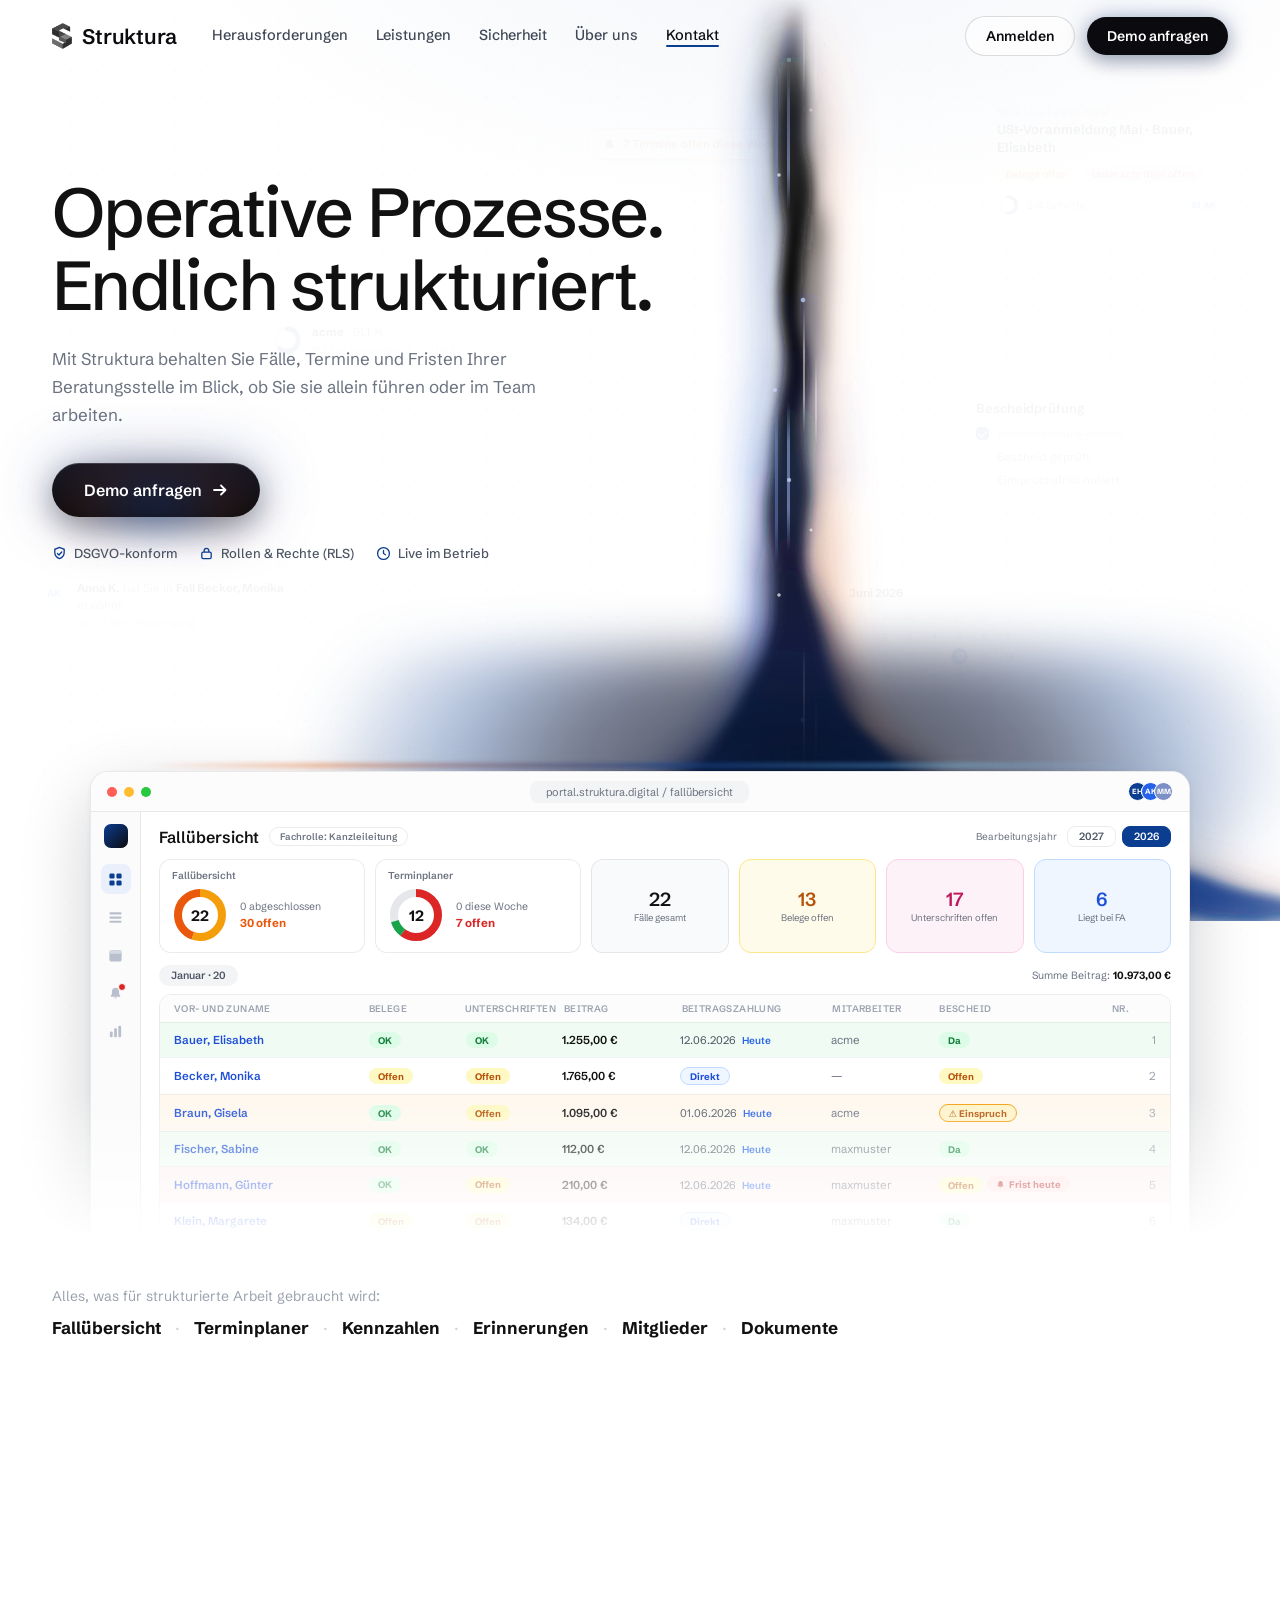
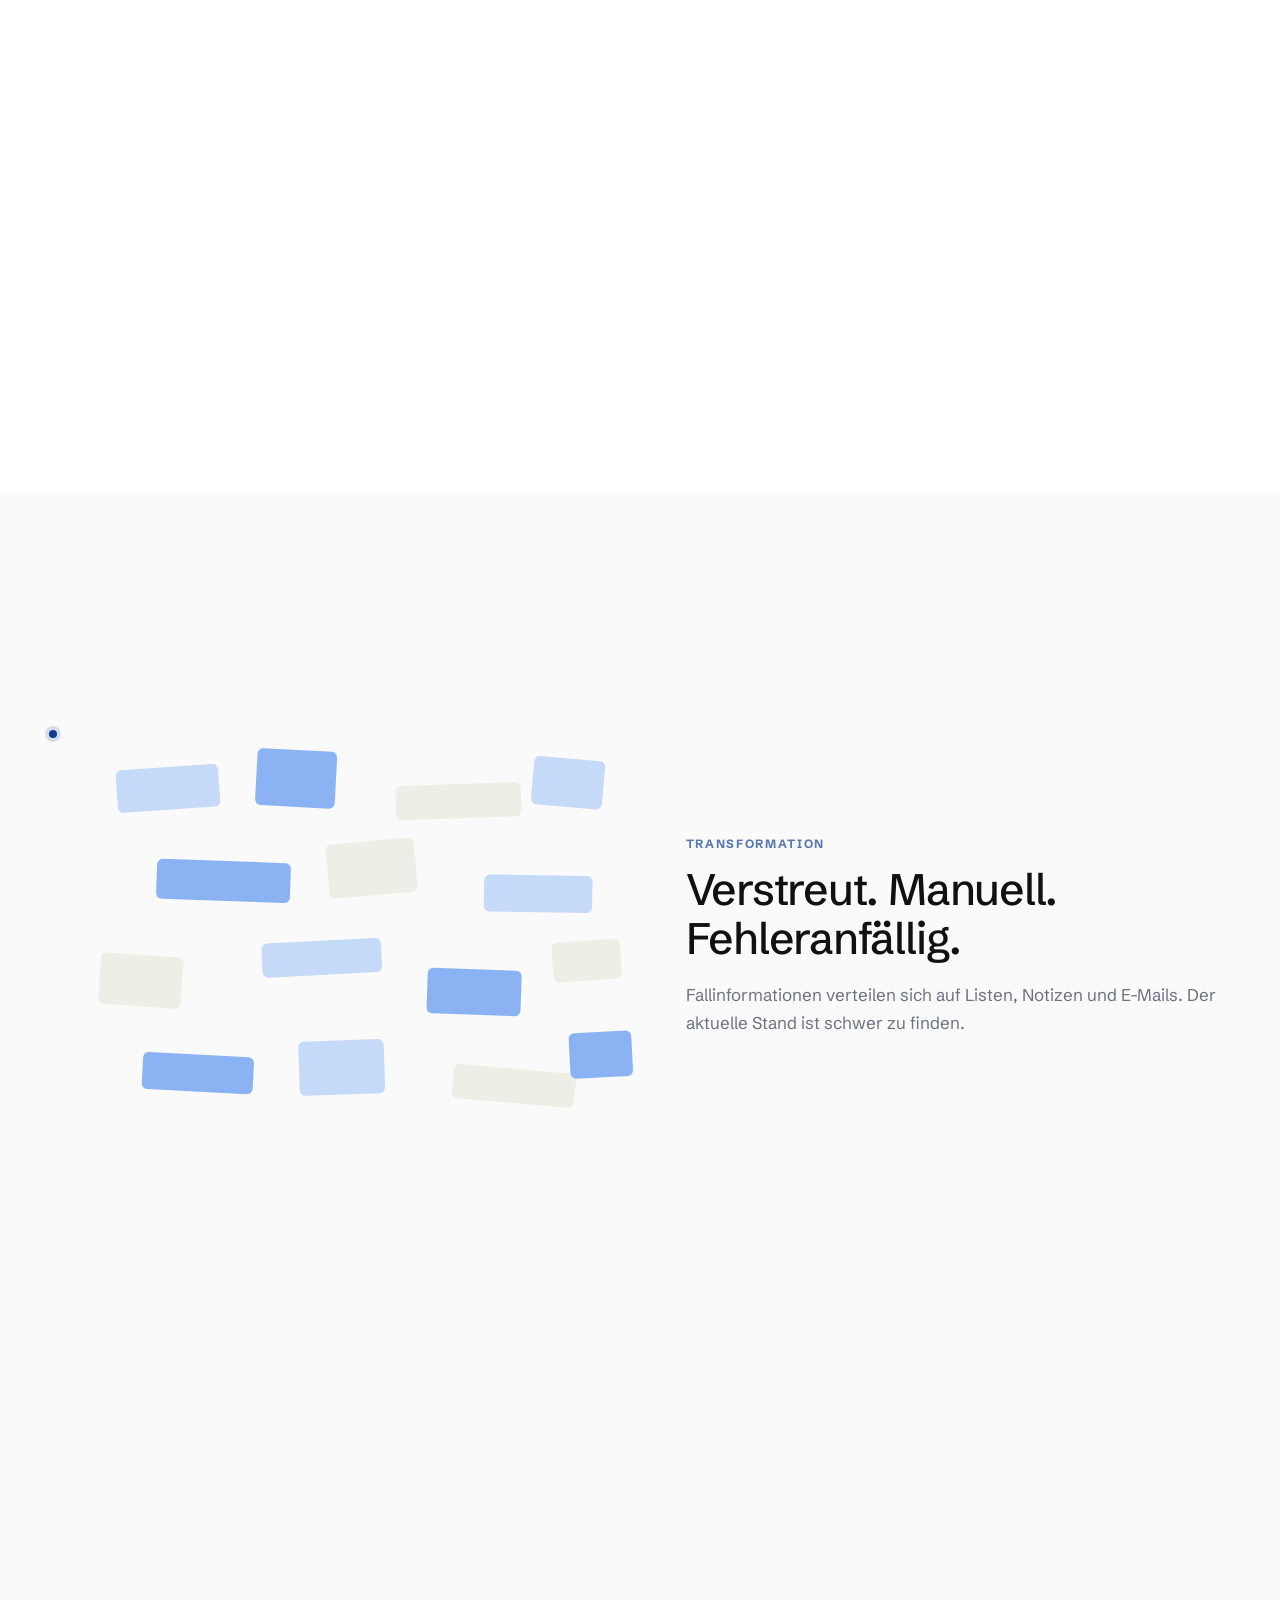
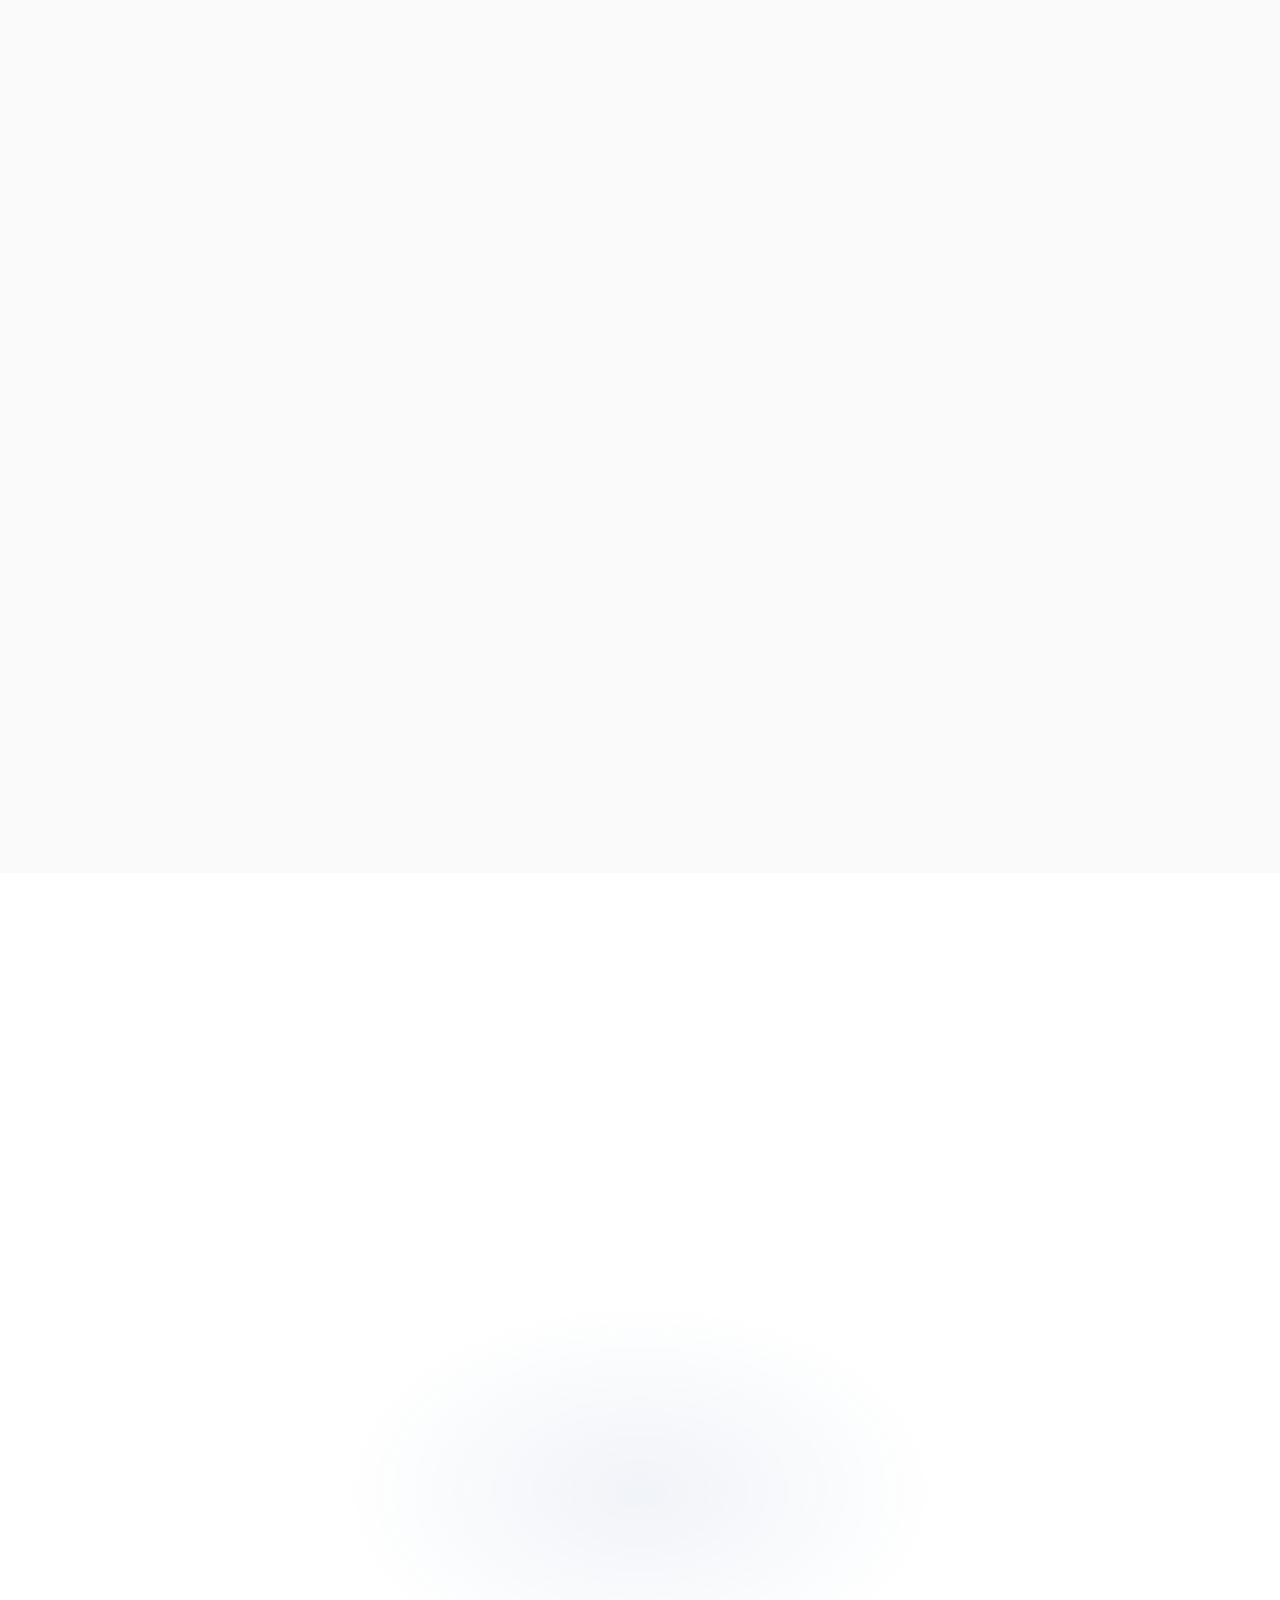
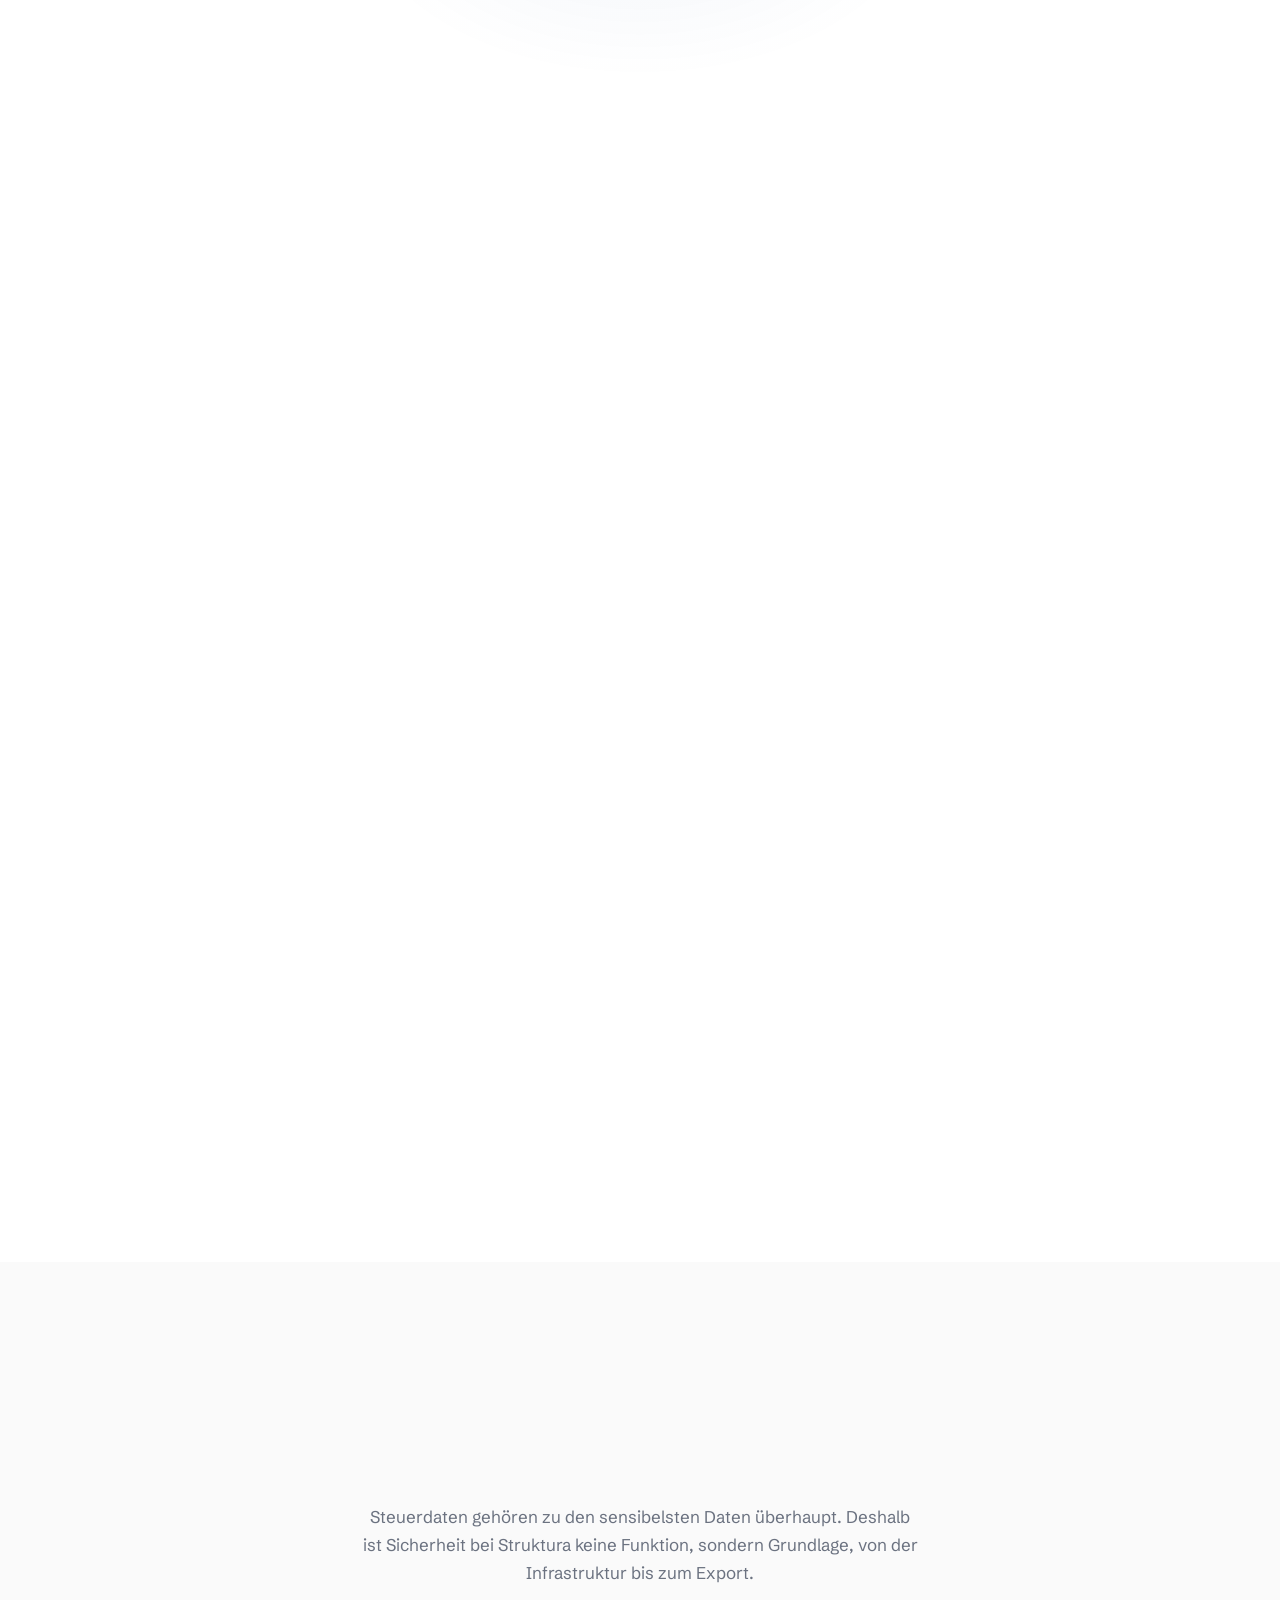
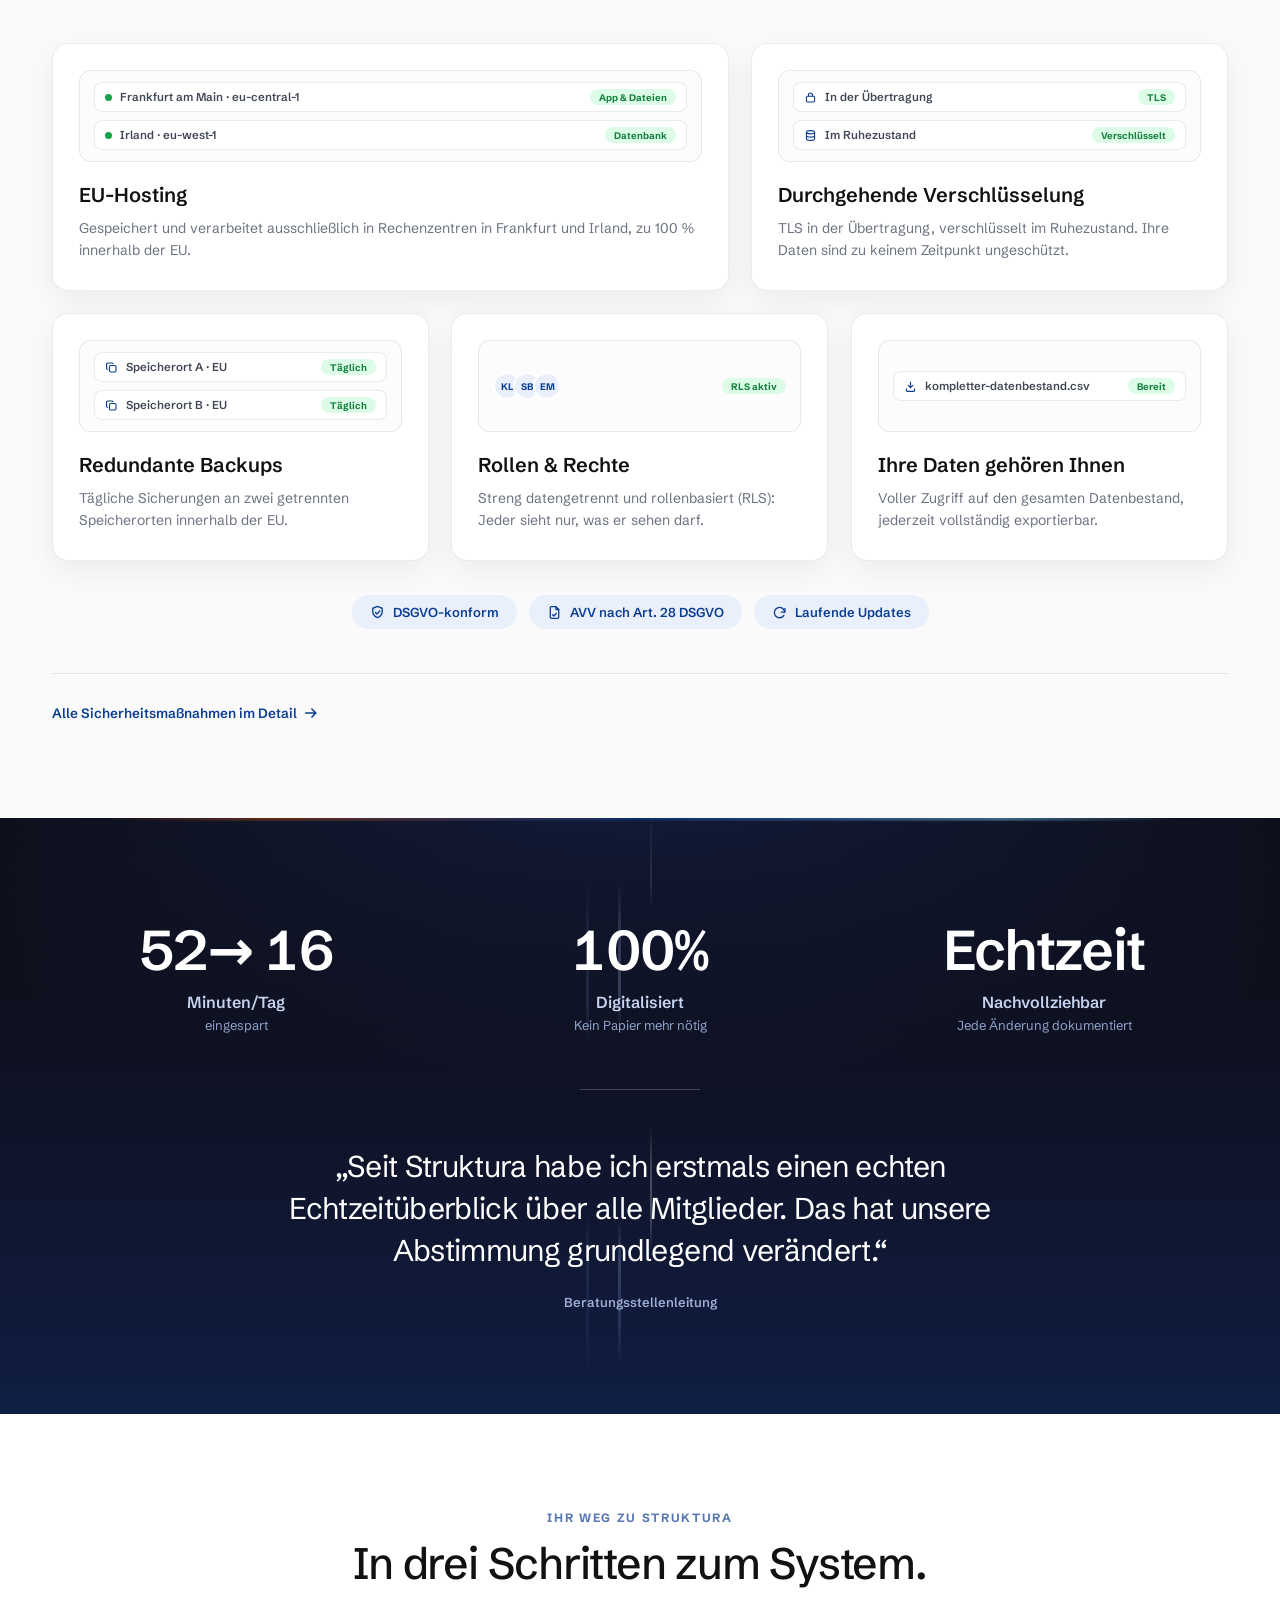
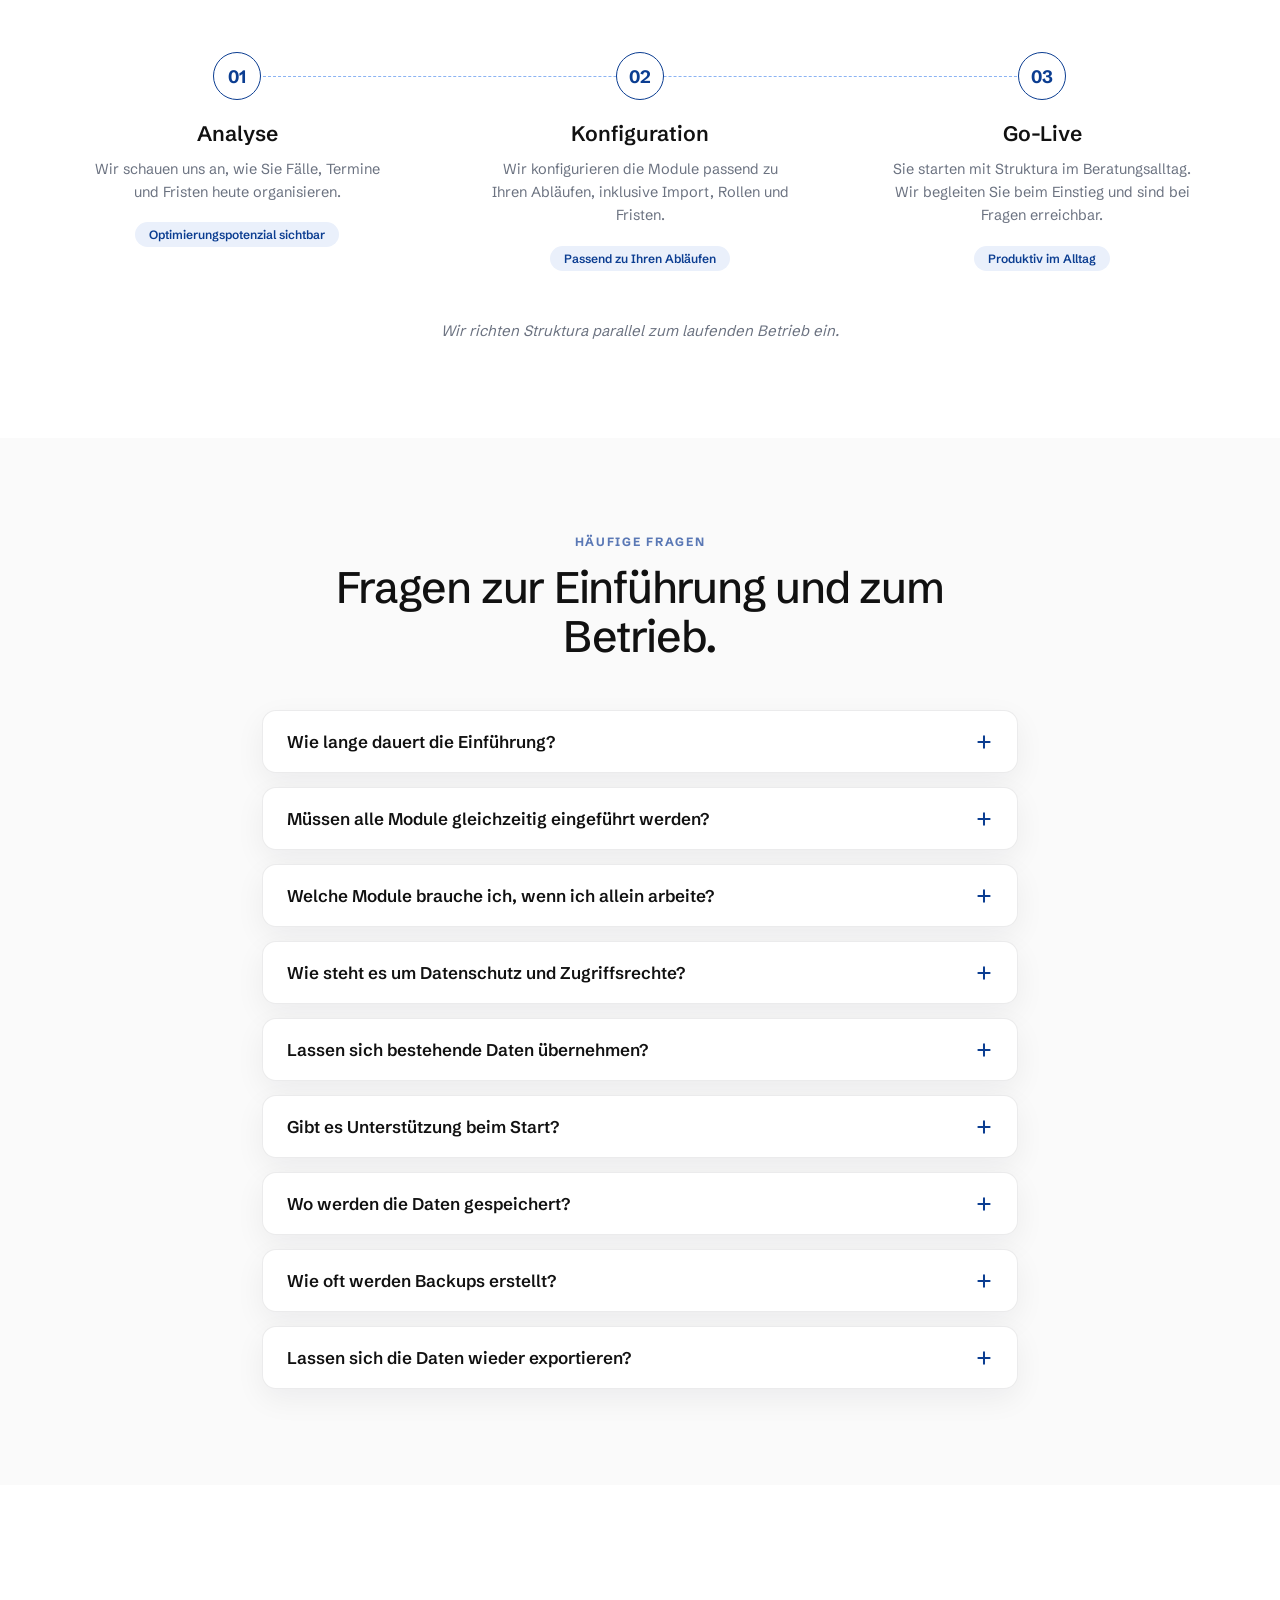
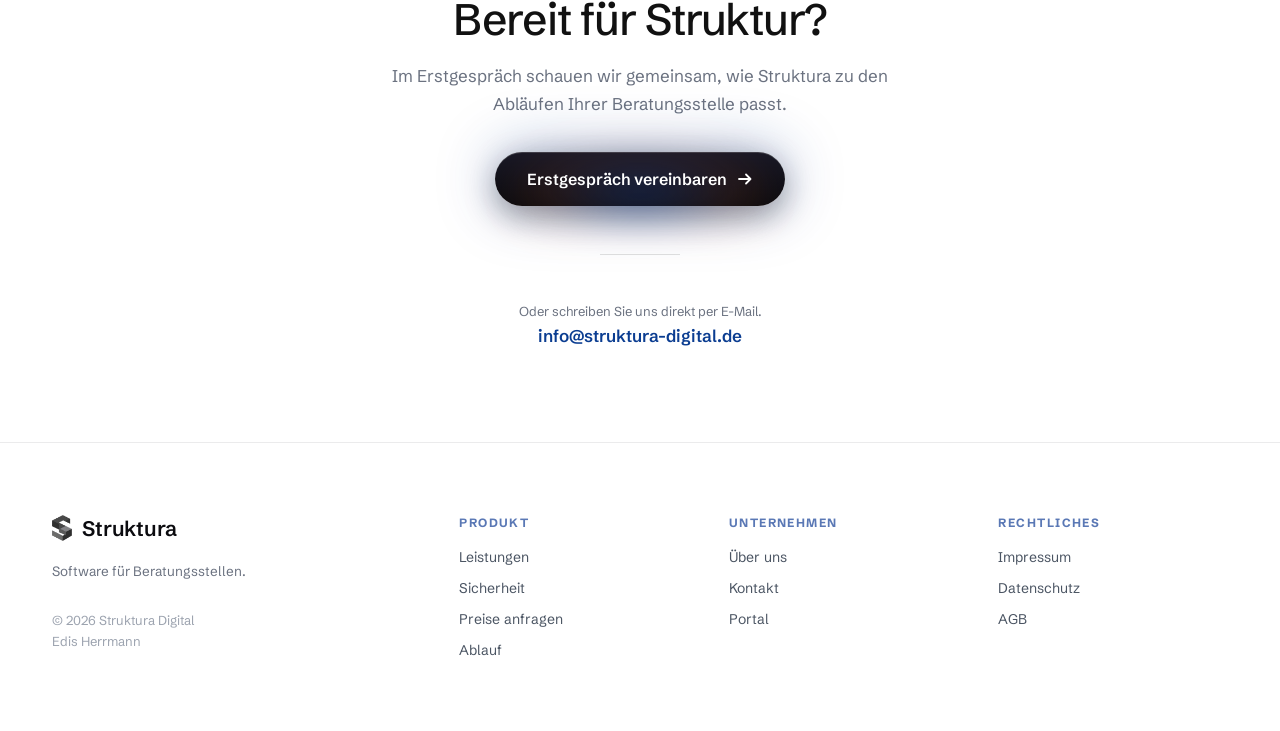
<file: index.html>
<!doctype html>
<html lang="de">
<head>
<meta charset="utf-8">
<meta name="viewport" content="width=device-width, initial-scale=1">
<title>Struktura Digital · Operative Prozesse. Endlich strukturiert.</title>
<meta name="description" content="Mit Struktura behalten Sie Fälle, Termine und Fristen Ihrer Beratungsstelle im Blick, ob Sie sie allein führen oder im Team arbeiten.">
<link rel="icon" href="/favicon.ico" sizes="any">
<link rel="icon" type="image/png" sizes="32x32" href="assets/favicon-32.png">
<link rel="icon" type="image/png" sizes="512x512" href="assets/favicon-512.png">
<link rel="apple-touch-icon" sizes="180x180" href="assets/favicon-180.png">
<link rel="preload" href="assets/fonts/schibsted-grotesk-latin-wght-normal.woff2" as="font" type="font/woff2" crossorigin>
<link rel="stylesheet" href="styles.css?v=4">
</head>
<body>

<!-- ============ NAVBAR ============ -->
<header class="navbar" id="navbar">
  <div class="navbar-inner">
    <a class="brand" href="#">
      <img class="brand-mark" src="assets/struktura-mark.png" alt="" width="20" height="26">
      <span class="brand-name">Struktura</span>
    </a>
    <nav class="nav-links" aria-label="Hauptnavigation">
      <a href="#herausforderungen">Herausforderungen</a>
      <a href="#leistungen">Leistungen</a>
      <a href="#sicherheit">Sicherheit</a>
      <a href="#vertrauen">Über uns</a>
      <a href="#kontakt">Kontakt</a>
    </nav>
    <div class="nav-actions">
      <a class="btn btn-ghost" href="https://portal.struktura-digital.de/login">Anmelden</a>
      <a class="btn btn-dark" href="#kontakt">Demo anfragen</a>
    </div>
  </div>
</header>

<main>
  <section class="hero" id="hero">

    <!-- ============ VERBORGENE UI-LAYER (Cursor-Reveal) ============ -->
    <div class="ghost-parallax" id="ghostParallax" aria-hidden="true">
      <div class="ghost-layer" id="ghostLayer">
        <div class="ghost-grid"></div>

        <div class="gcard gc-kanban">
          <div class="gc-eyebrow">FALL · UST-2026-0412</div>
          <div class="gc-title">USt-Voranmeldung Mai · Bauer, Elisabeth</div>
          <div class="gc-badges">
            <span class="gpill amber">Belege offen</span>
            <span class="gpill pink">Unterschriften offen</span>
          </div>
          <div class="gc-meta">
            <svg class="gc-ring" viewBox="0 0 24 24">
              <circle cx="12" cy="12" r="9" fill="none" stroke="#E5E7EB" stroke-width="3.5"/>
              <circle cx="12" cy="12" r="9" fill="none" stroke="#0B3D91" stroke-width="3.5"
                      stroke-dasharray="28.3 56.6" stroke-linecap="round" transform="rotate(-90 12 12)"/>
            </svg>
            <span>2/4 Schritte</span>
            <span class="gc-avatars"><i>EB</i><i>AK</i></span>
          </div>
        </div>

        <div class="gcard gc-checklist">
          <div class="gc-title">Bescheidprüfung</div>
          <div class="ck done"><i></i><s>Beitragszahlung erfasst</s></div>
          <div class="ck"><i></i>Bescheid geprüft</div>
          <div class="ck"><i></i>Einspruchsfrist notiert</div>
        </div>

        <div class="gpill-float gc-reminder">
          <svg viewBox="0 0 16 16" aria-hidden="true"><path d="M8 1.8c-2.3 0-3.8 1.7-3.8 4v2.6L3 10.5v.9h10v-.9l-1.2-2.1V5.8c0-2.3-1.5-4-3.8-4Zm-1.4 10.5a1.5 1.5 0 0 0 2.8 0Z" fill="currentColor"/></svg>
          7 Termine offen diese Woche
        </div>

        <div class="gcard gc-notify">
          <span class="gc-avatar">AK</span>
          <div>
            <div class="gc-text"><b>Anna K.</b> hat Sie in <b>Fall Becker, Monika</b> erwähnt</div>
            <div class="gc-time">vor 10 Min · Posteingang</div>
          </div>
        </div>

        <div class="gcard gc-cal">
          <div class="gc-cal-head">Juni 2026</div>
          <div class="gc-cal-grid">
            <span class="h">Mo</span><span class="h">Di</span><span class="h">Mi</span><span class="h">Do</span><span class="h">Fr</span><span class="h">Sa</span><span class="h">So</span>
            <span>1</span><span>2</span><span>3</span><span>4</span><span>5</span><span>6</span><span>7</span>
            <span>8</span><span>9</span><span>10</span><span>11</span><span class="on">12</span><span>13</span><span>14</span>
            <span>15</span><span>16</span><span>17</span><span class="dot">18</span><span>19</span><span>20</span><span>21</span>
            <span>22</span><span>23</span><span>24</span><span>25</span><span class="dot">26</span><span>27</span><span>28</span>
          </div>
        </div>

        <div class="gcard gc-kpi">
          <svg class="gc-donut" viewBox="0 0 28 28">
            <circle cx="14" cy="14" r="10.5" fill="none" stroke="#E5E7EB" stroke-width="4.5"/>
            <circle cx="14" cy="14" r="10.5" fill="none" stroke="#0B3D91" stroke-width="4.5"
                    stroke-dasharray="40.3 66" stroke-linecap="round" transform="rotate(-90 14 14)"/>
          </svg>
          <div>
            <div class="gc-text"><b>acme</b> · 61,1 %</div>
            <div class="gc-time">11 Fälle gebunden · 6.700,00 €</div>
          </div>
        </div>
      </div>
      <!-- script.js hängt hier den Reveal-Klon (.ghost-reveal) an -->
    </div>

    <!-- ============ DER FLOW ============ -->
    <div class="flow" id="flow" aria-hidden="true">
      <svg class="flow-svg" viewBox="0 0 1200 1000" preserveAspectRatio="none">
        <defs>
          <path id="funnel" d="M 591 0
            L 609 0
            C 611 70 613 130 612 185
            C 611 245 609 300 608 355
            C 607 415 610 470 613 525
            C 616 580 616 630 618 672
            C 621 708 630 738 646 768
            C 664 804 696 838 745 868
            C 807 904 888 929 974 953
            C 1032 969 1078 984 1102 1000
            L 98 1000
            C 122 984 168 969 226 953
            C 312 929 393 904 455 868
            C 504 838 536 804 554 768
            C 570 738 579 708 582 672
            C 584 630 584 580 587 525
            C 590 470 593 415 592 355
            C 591 300 589 245 588 185
            C 587 130 589 70 591 0 Z"/>

          <linearGradient id="gradCore" x1="0" y1="0" x2="0" y2="1">
            <stop offset="0"    stop-color="#0E1018" stop-opacity="0"/>
            <stop offset=".12"  stop-color="#0B0B0F" stop-opacity=".92"/>
            <stop offset=".3"   stop-color="#0B0B0F"/>
            <stop offset=".5"   stop-color="#10142A"/>
            <stop offset=".68"  stop-color="#131C3D"/>
            <stop offset=".84"  stop-color="#103473"/>
            <stop offset=".94"  stop-color="#0B3D91" stop-opacity=".92"/>
            <stop offset="1"    stop-color="#0B3D91" stop-opacity=".55"/>
          </linearGradient>

          <linearGradient id="gradBlue" x1="0" y1="0" x2="0" y2="1">
            <stop offset="0"   stop-color="#0B3D91" stop-opacity="0"/>
            <stop offset=".12" stop-color="#0B3D91" stop-opacity=".5"/>
            <stop offset=".7"  stop-color="#1D4ED8" stop-opacity=".75"/>
            <stop offset="1"   stop-color="#2563EB" stop-opacity=".35"/>
          </linearGradient>

          <linearGradient id="gradOrange" x1="0" y1="0" x2="0" y2="1">
            <stop offset="0"   stop-color="#E8590C" stop-opacity="0"/>
            <stop offset=".15" stop-color="#E8590C" stop-opacity=".3"/>
            <stop offset=".75" stop-color="#E8590C" stop-opacity=".5"/>
            <stop offset="1"   stop-color="#F97316" stop-opacity=".25"/>
          </linearGradient>

          <!-- Filter sind rein statisch: einmal gerastert, danach nie neu berechnet -->
          <filter id="fCore" x="-15%" y="-10%" width="130%" height="124%">
            <feTurbulence type="fractalNoise" baseFrequency="0.011 0.005" numOctaves="3" seed="11" result="n"/>
            <feDisplacementMap in="SourceGraphic" in2="n" scale="55" xChannelSelector="R" yChannelSelector="G"/>
            <feGaussianBlur stdDeviation="13"/>
          </filter>

          <filter id="fAber" x="-15%" y="-10%" width="130%" height="124%">
            <feGaussianBlur stdDeviation="22"/>
          </filter>

          <filter id="fInk" x="-15%" y="-10%" width="130%" height="124%">
            <feTurbulence type="fractalNoise" baseFrequency="0.013 0.006" numOctaves="2" seed="7" result="n"/>
            <feDisplacementMap in="SourceGraphic" in2="n" scale="30" xChannelSelector="R" yChannelSelector="G"/>
            <feGaussianBlur stdDeviation="5"/>
          </filter>
        </defs>

        <!-- Chromatic Aberration: blauer + oranger Farbsaum -->
        <use href="#funnel" class="flow-aber flow-aber-blue"   fill="url(#gradBlue)"   filter="url(#fAber)" transform="translate(-15 0)"/>
        <use href="#funnel" class="flow-aber flow-aber-orange" fill="url(#gradOrange)" filter="url(#fAber)" transform="translate(17 0)"/>

        <!-- Dunkler Kern: weiche Rauch-Aura + schärferer Tinten-Kern -->
        <use href="#funnel" class="flow-core" fill="url(#gradCore)" filter="url(#fCore)"/>
        <use href="#funnel" class="flow-core-ink" fill="url(#gradCore)" filter="url(#fInk)"/>

      </svg>

      <!-- Strömung: eigene GPU-Layer, bewegen sich ausschließlich per transform -->
      <div class="flow-stream">
        <i class="fs-sheen"></i>
        <i class="fs-streaks"></i>
        <i class="fs-dots"></i>
      </div>
    </div>

    <!-- ============ HERO COPY ============ -->
    <div class="hero-copy" id="heroCopy">
      <h1>Operative Prozesse.<br><em>Endlich strukturiert.</em></h1>
      <p class="lead">Mit Struktura behalten Sie Fälle, Termine und Fristen Ihrer Beratungsstelle im Blick, ob Sie sie allein führen oder im Team arbeiten.</p>
      <a class="btn btn-cta" href="#kontakt">
        Demo anfragen
        <svg viewBox="0 0 16 16" aria-hidden="true"><path d="M2 8h11M9 3.5 13.5 8 9 12.5" fill="none" stroke="currentColor" stroke-width="1.8" stroke-linecap="round" stroke-linejoin="round"/></svg>
      </a>
      <p class="hero-trust">
        <span><svg viewBox="0 0 16 16" aria-hidden="true"><path d="M8 1.5 3 3.5v3.2c0 3 2.1 5.8 5 6.8 2.9-1 5-3.8 5-6.8V3.5L8 1.5Z" fill="none" stroke="currentColor" stroke-width="1.4"/><path d="M5.8 8 7.4 9.6 10.4 6.4" fill="none" stroke="currentColor" stroke-width="1.4" stroke-linecap="round" stroke-linejoin="round"/></svg>DSGVO-konform</span>
        <span><svg viewBox="0 0 16 16" aria-hidden="true"><rect x="3" y="6.5" width="10" height="7" rx="1.5" fill="none" stroke="currentColor" stroke-width="1.4"/><path d="M5.5 6.5V5a2.5 2.5 0 0 1 5 0v1.5" fill="none" stroke="currentColor" stroke-width="1.4"/></svg>Rollen &amp; Rechte (RLS)</span>
        <span><svg viewBox="0 0 16 16" aria-hidden="true"><circle cx="8" cy="8" r="6.3" fill="none" stroke="currentColor" stroke-width="1.4"/><path d="M8 4.8V8l2.2 1.3" fill="none" stroke="currentColor" stroke-width="1.4" stroke-linecap="round"/></svg>Live im Betrieb</span>
      </p>
    </div>

    <!-- ============ PORTAL-MOCKUP ============ -->
    <div class="mockup-wrap" id="mockupWrap">
      <div class="impact-halo"></div>
      <div class="impact-line"></div>

      <div class="mockup">
        <div class="mock-chrome">
          <span class="dot r"></span><span class="dot y"></span><span class="dot g"></span>
          <span class="url">portal.struktura.digital / fallübersicht</span>
          <span class="mc-avatars"><i>EH</i><i>AK</i><i>MM</i></span>
        </div>

        <div class="mock-body">
          <aside class="mock-side">
            <span class="ms-logo"></span>
            <span class="ms-i on"><svg viewBox="0 0 16 16"><rect x="1.5" y="1.5" width="5.5" height="5.5" rx="1.5"/><rect x="9" y="1.5" width="5.5" height="5.5" rx="1.5"/><rect x="1.5" y="9" width="5.5" height="5.5" rx="1.5"/><rect x="9" y="9" width="5.5" height="5.5" rx="1.5"/></svg></span>
            <span class="ms-i"><svg viewBox="0 0 16 16"><rect x="1.5" y="2.5" width="13" height="2.2" rx="1.1"/><rect x="1.5" y="7" width="13" height="2.2" rx="1.1"/><rect x="1.5" y="11.5" width="13" height="2.2" rx="1.1"/></svg></span>
            <span class="ms-i"><svg viewBox="0 0 16 16"><rect x="1.5" y="2.5" width="13" height="12" rx="2"/><rect x="1.5" y="2.5" width="13" height="3.6" rx="1.8" class="fill2"/></svg></span>
            <span class="ms-i bell"><svg viewBox="0 0 16 16"><path d="M8 1.8c-2.3 0-3.8 1.7-3.8 4v2.6L3 10.5v.9h10v-.9l-1.2-2.1V5.8c0-2.3-1.5-4-3.8-4Zm-1.4 10.5a1.5 1.5 0 0 0 2.8 0Z"/></svg></span>
            <span class="ms-i"><svg viewBox="0 0 16 16"><rect x="2" y="8" width="3" height="6" rx="1"/><rect x="6.5" y="4.5" width="3" height="9.5" rx="1"/><rect x="11" y="1.8" width="3" height="12.2" rx="1"/></svg></span>
          </aside>

          <div class="mock-main">
            <div class="mock-head">
              <div class="mh-left">
                <span class="mh-title">Fallübersicht</span>
                <span class="mh-chip">Fachrolle: Kanzleileitung</span>
              </div>
              <div class="mh-right">
                <span class="mh-year">Bearbeitungsjahr</span>
                <span class="yr">2027</span><span class="yr on">2026</span>
              </div>
            </div>

            <div class="kpi-row">
              <div class="kcard">
                <div class="ktitle">Fallübersicht</div>
                <div class="kbody">
                  <svg class="donut" viewBox="0 0 56 56">
                    <circle cx="28" cy="28" r="22" fill="none" stroke="#F59E0B" stroke-width="8" stroke-dasharray="76 138.2" transform="rotate(-90 28 28)"/>
                    <circle cx="28" cy="28" r="22" fill="none" stroke="#EA580C" stroke-width="8" stroke-dasharray="62.2 138.2" stroke-dashoffset="-76" transform="rotate(-90 28 28)"/>
                    <text x="28" y="28">22</text>
                  </svg>
                  <div class="kstats">
                    <span class="muted">0 abgeschlossen</span>
                    <span class="hot">30 offen</span>
                  </div>
                </div>
              </div>

              <div class="kcard">
                <div class="ktitle">Terminplaner</div>
                <div class="kbody">
                  <svg class="donut" viewBox="0 0 56 56">
                    <circle cx="28" cy="28" r="22" fill="none" stroke="#E5E7EB" stroke-width="8"/>
                    <circle cx="28" cy="28" r="22" fill="none" stroke="#DC2626" stroke-width="8" stroke-dasharray="82.9 138.2" transform="rotate(-90 28 28)"/>
                    <circle cx="28" cy="28" r="22" fill="none" stroke="#16A34A" stroke-width="8" stroke-dasharray="13.8 138.2" stroke-dashoffset="-82.9" transform="rotate(-90 28 28)"/>
                    <text x="28" y="28">12</text>
                  </svg>
                  <div class="kstats">
                    <span class="muted">0 diese Woche</span>
                    <span class="alert">7 offen</span>
                  </div>
                </div>
              </div>

              <div class="ktile t-gray"><b>22</b><span>Fälle gesamt</span></div>
              <div class="ktile t-amber"><b>13</b><span>Belege offen</span></div>
              <div class="ktile t-pink"><b>17</b><span>Unterschriften offen</span></div>
              <div class="ktile t-blue"><b>6</b><span>Liegt bei FA</span></div>
            </div>

            <div class="mock-tablebar">
              <span class="chip">Januar · 20</span>
              <span class="sum">Summe Beitrag: <b>10.973,00 €</b></span>
            </div>

            <div class="mock-table">
              <div class="trow thead">
                <span>Vor- und Zuname</span><span>Belege</span><span>Unterschriften</span><span>Beitrag</span><span>Beitragszahlung</span><span>Mitarbeiter</span><span>Bescheid</span><span>Nr.</span>
              </div>
              <div class="trow tint-green">
                <span class="tname">Bauer, Elisabeth</span>
                <span><i class="pill ok">OK</i></span>
                <span><i class="pill ok">OK</i></span>
                <span class="money">1.255,00 €</span>
                <span class="tdate">12.06.2026 <a>Heute</a></span>
                <span class="twho">acme</span>
                <span><i class="pill ok">Da</i></span>
                <span class="tnr">1</span>
              </div>
              <div class="trow">
                <span class="tname">Becker, Monika</span>
                <span><i class="pill warn">Offen</i></span>
                <span><i class="pill warn">Offen</i></span>
                <span class="money">1.765,00 €</span>
                <span class="tdate"><i class="pill direct">Direkt</i></span>
                <span class="twho">—</span>
                <span><i class="pill warn">Offen</i></span>
                <span class="tnr">2</span>
              </div>
              <div class="trow tint-amber">
                <span class="tname">Braun, Gisela</span>
                <span><i class="pill ok">OK</i></span>
                <span><i class="pill warn">Offen</i></span>
                <span class="money">1.095,00 €</span>
                <span class="tdate">01.06.2026 <a>Heute</a></span>
                <span class="twho">acme</span>
                <span><i class="pill alertp">⚠ Einspruch</i></span>
                <span class="tnr">3</span>
              </div>
              <div class="trow tint-green">
                <span class="tname">Fischer, Sabine</span>
                <span><i class="pill ok">OK</i></span>
                <span><i class="pill ok">OK</i></span>
                <span class="money">112,00 €</span>
                <span class="tdate">12.06.2026 <a>Heute</a></span>
                <span class="twho">maxmuster</span>
                <span><i class="pill ok">Da</i></span>
                <span class="tnr">4</span>
              </div>
              <div class="trow tint-red">
                <span class="tname">Hoffmann, Günter</span>
                <span><i class="pill ok">OK</i></span>
                <span><i class="pill warn">Offen</i></span>
                <span class="money">210,00 €</span>
                <span class="tdate">12.06.2026 <a>Heute</a></span>
                <span class="twho">maxmuster</span>
                <span><i class="pill warn">Offen</i><i class="pill frist"><svg viewBox="0 0 16 16"><path d="M8 1.8c-2.3 0-3.8 1.7-3.8 4v2.6L3 10.5v.9h10v-.9l-1.2-2.1V5.8c0-2.3-1.5-4-3.8-4Zm-1.4 10.5a1.5 1.5 0 0 0 2.8 0Z" fill="currentColor"/></svg>Frist heute</i></span>
                <span class="tnr">5</span>
              </div>
              <div class="trow">
                <span class="tname">Klein, Margarete</span>
                <span><i class="pill warn">Offen</i></span>
                <span><i class="pill warn">Offen</i></span>
                <span class="money">134,00 €</span>
                <span class="tdate"><i class="pill direct">Direkt</i></span>
                <span class="twho">maxmuster</span>
                <span><i class="pill ok">Da</i></span>
                <span class="tnr">6</span>
              </div>
            </div>
          </div>
        </div>
      </div>
    </div>

    <div class="hero-fade"></div>
  </section>

  <!-- ============ FEATURE-STRIP (wie huly) ============ -->
  <section class="strip">
    <p class="strip-label">Alles, was für strukturierte Arbeit gebraucht wird:</p>
    <p class="strip-links">
      <b>Fallübersicht</b><span>·</span><b>Terminplaner</b><span>·</span><b>Kennzahlen</b><span>·</span><b>Erinnerungen</b><span>·</span><b>Mitglieder</b><span>·</span><b>Dokumente</b>
    </p>
  </section>

  <!-- ============ HERAUSFORDERUNGEN ============ -->
  <section class="sect" id="herausforderungen">
    <div class="sect-inner">
      <p class="overline reveal">Herausforderungen</p>
      <h2 class="sect-h2 reveal" style="max-width:560px">Kommt Ihnen das bekannt vor?</h2>

      <div class="card-grid card-grid-3">
        <article class="feat-card reveal" style="--d:.06s">
          <span class="feat-ico">
            <svg viewBox="0 0 24 24" fill="none" stroke="currentColor" stroke-width="1.75" stroke-linecap="round" stroke-linejoin="round"><rect x="3" y="3" width="18" height="18" rx="2"/><path d="M3 9h18M3 15h18M9 3v18M15 3v18"/></svg>
          </span>
          <h3>Excel-Chaos</h3>
          <p>Mehrere parallele Listen, keine Single Source of Truth. Wo liegt die aktuelle Liste?</p>
        </article>
        <article class="feat-card reveal" style="--d:.16s">
          <span class="feat-ico">
            <svg viewBox="0 0 24 24" fill="none" stroke="currentColor" stroke-width="1.75" stroke-linecap="round" stroke-linejoin="round"><path d="M7.9 20A9 9 0 1 0 4 16.1L2 22Z"/></svg>
          </span>
          <h3>Fehlende Belege und Unterschriften</h3>
          <p>Welche Unterlagen fehlen noch zu welchem Fall? Ohne zentrale Übersicht ist das schwer nachzuhalten.</p>
        </article>
        <article class="feat-card reveal" style="--d:.26s">
          <span class="feat-ico">
            <svg viewBox="0 0 24 24" fill="none" stroke="currentColor" stroke-width="1.75" stroke-linecap="round" stroke-linejoin="round"><circle cx="12" cy="12" r="9"/><path d="M12 7v5l3 2"/></svg>
          </span>
          <h3>Manuelle Routinearbeit</h3>
          <p>Die manuelle Terminplanung und Fristenkontrolle kosten im Alltag Zeit.</p>
        </article>
      </div>
    </div>
  </section>

  <!-- ============ TRANSFORMATION (Scroll-Morph: Chaos → Tabelle) ============ -->
  <section class="trans-section sect-tint" id="transformation" data-morph>
    <div class="trans-stage">
      <div class="trans-sticky">
        <div class="sect-inner trans-grid">
          <div class="trans-visual">
            <div class="trans-progress" aria-hidden="true"><span class="tp-dot"></span></div>
            <svg class="morph-svg" viewBox="0 0 400 300" role="img" aria-label="Verstreute Elemente ordnen sich beim Scrollen zu einer strukturierten Tabelle"></svg>
          </div>

          <div class="trans-copy">
            <p class="overline">Transformation</p>
            <div class="trans-text">
              <div class="tt-state tt-before">
                <h3 class="sect-h2">Verstreut. Manuell.<br>Fehleranfällig.</h3>
                <p class="sect-lead">Fallinformationen verteilen sich auf Listen, Notizen und E-Mails. Der aktuelle Stand ist schwer zu finden.</p>
              </div>
              <div class="tt-state tt-after">
                <h3 class="sect-h2">Strukturiert. Automatisch.<br><em>Nachvollziehbar.</em></h3>
                <p class="sect-lead">Ein System, ein Status, eine Wahrheit. Jede Änderung dokumentiert.</p>
                <p class="tt-check">✓ Echtzeitüberblick über alle Fälle</p>
              </div>
            </div>
          </div>
        </div>
      </div>
    </div>
  </section>

  <!-- ============ LEISTUNGEN / MODULE ============ -->
  <section class="sect" id="leistungen">
    <div class="sect-inner">
      <div class="sect-head">
        <p class="overline reveal">Leistungen</p>
        <h2 class="sect-h2 reveal">Modulare Systeme, maßgeschneidert.</h2>
        <p class="sect-lead reveal" style="--d:.1s">Jedes Modul löst ein konkretes operatives Problem. Aktivieren Sie nur, was wirklich gebraucht wird.</p>
      </div>

      <div class="card-grid card-grid-2 module-grid">
        <article class="mod-card reveal" style="--d:.06s">
          <div class="mod-visual">
            <div class="mv-table">
              <div class="mvt-row"><span class="mvt-name">Bauer, Elisabeth</span><i class="pill ok">OK</i></div>
              <div class="mvt-row"><span class="mvt-name">Becker, Monika</span><i class="pill warn">Offen</i></div>
              <div class="mvt-row"><span class="mvt-name">Fischer, Sabine</span><i class="pill ok">OK</i></div>
            </div>
          </div>
          <div class="mod-top">
            <h3>Mitgliederverwaltung</h3>
            <p>Alle Fälle in einer Übersicht. Automatische Erinnerungen helfen Ihnen, fehlende Belege und Unterschriften nachzuverfolgen.</p>
          </div>
          <div class="mod-bottom">
            <div class="mod-tags"><span>Statusverfolgung</span><span>Erinnerungen</span><span>CSV-Import</span></div>
            <a class="mod-more" href="mitgliederverwaltung.html">Mehr erfahren <svg viewBox="0 0 16 16" aria-hidden="true"><path d="M2 8h11M9 3.5 13.5 8 9 12.5" fill="none" stroke="currentColor" stroke-width="1.8" stroke-linecap="round" stroke-linejoin="round"/></svg></a>
          </div>
        </article>
        <article class="mod-card reveal" style="--d:.14s">
          <div class="mod-visual">
            <div class="mv-cal">
              <span class="h">Mo</span><span class="h">Di</span><span class="h">Mi</span><span class="h">Do</span><span class="h">Fr</span>
              <span>9</span><span>10</span><span class="on">11</span><span>12</span><span class="dot">13</span>
              <span>16</span><span class="dot">17</span><span>18</span><span>19</span><span>20</span>
            </div>
          </div>
          <div class="mod-top">
            <h3>Terminplanassistent</h3>
            <p>Onlinebuchung, automatische Zuordnung, Statusverwaltung, alles an einem Ort.</p>
          </div>
          <div class="mod-bottom">
            <div class="mod-tags"><span>Öffentliche Buchung</span><span>Slotverwaltung</span><span>Bearbeiterzuweisung</span></div>
            <a class="mod-more" href="terminplanassistent.html">Mehr erfahren <svg viewBox="0 0 16 16" aria-hidden="true"><path d="M2 8h11M9 3.5 13.5 8 9 12.5" fill="none" stroke="currentColor" stroke-width="1.8" stroke-linecap="round" stroke-linejoin="round"/></svg></a>
          </div>
        </article>
        <article class="mod-card reveal" style="--d:.22s">
          <div class="mod-visual">
            <div class="mv-report">
              <svg class="mv-donut" viewBox="0 0 56 56" aria-hidden="true">
                <circle cx="28" cy="28" r="22" fill="none" stroke="#E5E7EB" stroke-width="8"/>
                <circle cx="28" cy="28" r="22" fill="none" stroke="#0B3D91" stroke-width="8" stroke-dasharray="84 138.2" stroke-linecap="round" transform="rotate(-90 28 28)"/>
                <text x="28" y="28">61%</text>
              </svg>
              <div class="mv-bars"><i style="--h:42%"></i><i style="--h:66%"></i><i style="--h:88%"></i><i style="--h:54%"></i></div>
            </div>
          </div>
          <div class="mod-top">
            <h3>Reporting &amp; Dashboards</h3>
            <p>KPIs auf einen Blick. Fortschritt messbar machen, Engpässe früh erkennen.</p>
          </div>
          <div class="mod-bottom">
            <div class="mod-tags"><span>Donut-Charts</span><span>Ampelsystem</span><span>Filter nach Bearbeitungsjahr</span></div>
            <a class="mod-more" href="reporting.html">Mehr erfahren <svg viewBox="0 0 16 16" aria-hidden="true"><path d="M2 8h11M9 3.5 13.5 8 9 12.5" fill="none" stroke="currentColor" stroke-width="1.8" stroke-linecap="round" stroke-linejoin="round"/></svg></a>
          </div>
        </article>
        <article class="mod-card reveal" style="--d:.3s">
          <div class="mod-visual">
            <div class="mv-chat">
              <span class="mvch in">Belege von Frau Bauer sind da</span>
              <span class="mvch out">Danke, übernehme ich</span>
              <span class="mvch in">Fall steht noch auf offen</span>
            </div>
          </div>
          <div class="mod-top">
            <h3>Connect</h3>
            <p>Wenn Sie im Team arbeiten, können Sie direkt im Portal Nachrichten und Dateien austauschen und auf Nachrichten reagieren.</p>
          </div>
          <div class="mod-bottom">
            <div class="mod-tags"><span>Teamchats</span><span>Dateifreigabe</span><span>DSGVO-konform</span></div>
            <a class="mod-more" href="connect.html">Mehr erfahren <svg viewBox="0 0 16 16" aria-hidden="true"><path d="M2 8h11M9 3.5 13.5 8 9 12.5" fill="none" stroke="currentColor" stroke-width="1.8" stroke-linecap="round" stroke-linejoin="round"/></svg></a>
          </div>
        </article>
        <article class="mod-card reveal" style="--d:.38s">
          <div class="mod-visual">
            <div class="mv-board">
              <div class="mvb-col"><span class="mvb-h">Offen</span><i class="mvb-card"></i><i class="mvb-card"></i><i class="mvb-card"></i></div>
              <div class="mvb-col"><span class="mvb-h">Aktiv</span><i class="mvb-card on"></i><i class="mvb-card on"></i></div>
              <div class="mvb-col"><span class="mvb-h">Fertig</span><i class="mvb-card"></i></div>
            </div>
          </div>
          <div class="mod-top">
            <h3>Aufgaben</h3>
            <p>Projekte, Aufgaben und internes Wissen an einem Ort. Boards für die Arbeit, Seiten für die Dokumentation, kein Wechsel zwischen Werkzeugen.</p>
          </div>
          <div class="mod-bottom">
            <div class="mod-tags"><span>Boards und Zyklen</span><span>Kommentare und Anhänge</span><span>Teamwiki</span></div>
            <a class="mod-more" href="aufgaben.html">Mehr erfahren <svg viewBox="0 0 16 16" aria-hidden="true"><path d="M2 8h11M9 3.5 13.5 8 9 12.5" fill="none" stroke="currentColor" stroke-width="1.8" stroke-linecap="round" stroke-linejoin="round"/></svg></a>
          </div>
        </article>
        <article class="mod-card reveal" style="--d:.46s">
          <div class="mod-visual">
            <div class="mv-sign">
              <div class="mvsg-lines"><i></i><i class="short"></i></div>
              <div class="mvsg-row">
                <svg class="mvsg-sig" viewBox="0 0 88 26" fill="none" stroke="currentColor" stroke-width="1.8" stroke-linecap="round" stroke-linejoin="round" aria-hidden="true">
                  <path d="M3 19c6-1 8-12 12-12s1 11 6 11 7-13 11-13 2 14 7 14 6-8 10-8 4 5 8 5c3 0 6-1 8-3"/>
                </svg>
                <span class="mvsg-date">unterschrieben</span>
              </div>
            </div>
          </div>
          <div class="mod-top">
            <h3>E-Sign</h3>
            <p>Dokumente und Verträge digital unterschreiben lassen, ohne Papier. Der Empfänger unterschreibt per Link, ganz ohne eigenen Portalzugang.</p>
          </div>
          <div class="mod-bottom">
            <div class="mod-tags"><span>Personalisierter Link</span><span>Unterschrift ohne Login</span><span>Automatischer Audit-Trail</span></div>
            <a class="mod-more" href="esign.html">Mehr erfahren <svg viewBox="0 0 16 16" aria-hidden="true"><path d="M2 8h11M9 3.5 13.5 8 9 12.5" fill="none" stroke="currentColor" stroke-width="1.8" stroke-linecap="round" stroke-linejoin="round"/></svg></a>
          </div>
        </article>
        <article class="mod-card reveal" style="--d:.54s">
          <div class="mod-visual">
            <div class="mv-social">
              <div class="mvs-thumb"></div>
              <div class="mvs-body">
                <i></i><i class="short"></i>
                <span class="mvs-badge">Entwurf bereit</span>
              </div>
            </div>
          </div>
          <div class="mod-top">
            <h3>Social Media</h3>
            <p>Ein Agent recherchiert Themen, erstellt Text und Visuals und legt den fertigen Beitrag als Entwurf an. Sie geben mit einem Klick frei, veröffentlicht wird automatisch.</p>
          </div>
          <div class="mod-bottom">
            <div class="mod-tags"><span>Automatische Themenrecherche</span><span>KI-generierte Visuals</span><span>Freigabe per Klick</span></div>
            <a class="mod-more" href="social-media.html">Mehr erfahren <svg viewBox="0 0 16 16" aria-hidden="true"><path d="M2 8h11M9 3.5 13.5 8 9 12.5" fill="none" stroke="currentColor" stroke-width="1.8" stroke-linecap="round" stroke-linejoin="round"/></svg></a>
          </div>
        </article>
      </div>
    </div>
  </section>

  <!-- ============ SICHERHEIT & DATENSCHUTZ ============ -->
  <section class="sect sect-tint" id="sicherheit">
    <div class="sect-inner">
      <div class="sect-head">
        <p class="overline reveal">Sicherheit &amp; Datenschutz</p>
        <h2 class="sect-h2 reveal">Sensible Daten. <em>Sicher verwaltet.</em></h2>
        <p class="sect-lead reveal" style="--d:.1s">Steuerdaten gehören zu den sensibelsten Daten überhaupt. Deshalb ist Sicherheit bei Struktura keine Funktion, sondern Grundlage, von der Infrastruktur bis zum Export.</p>
      </div>

      <div class="sec-grid">
        <article class="sb-card sb-span-7 reveal" style="--d:.06s">
          <div class="sb-visual">
            <div class="sbv-rows">
              <div class="sbv-row"><i class="sbv-dot" aria-hidden="true"></i>Frankfurt am Main · eu-central-1<i class="pill ok">App &amp; Dateien</i></div>
              <div class="sbv-row"><i class="sbv-dot" aria-hidden="true"></i>Irland · eu-west-1<i class="pill ok">Datenbank</i></div>
            </div>
          </div>
          <h3>EU-Hosting</h3>
          <p>Gespeichert und verarbeitet ausschließlich in Rechenzentren in Frankfurt und Irland, zu 100&nbsp;% innerhalb der EU.</p>
        </article>

        <article class="sb-card sb-span-5 reveal" style="--d:.14s">
          <div class="sb-visual">
            <div class="sbv-rows">
              <div class="sbv-row"><svg viewBox="0 0 16 16" aria-hidden="true"><rect x="3" y="6.5" width="10" height="7" rx="1.5" fill="none" stroke="currentColor" stroke-width="1.4"/><path d="M5.5 6.5V5a2.5 2.5 0 0 1 5 0v1.5" fill="none" stroke="currentColor" stroke-width="1.4"/></svg>In der Übertragung<i class="pill ok">TLS</i></div>
              <div class="sbv-row"><svg viewBox="0 0 16 16" aria-hidden="true"><ellipse cx="8" cy="4" rx="5" ry="2" fill="none" stroke="currentColor" stroke-width="1.4"/><path d="M3 4v8c0 1.1 2.2 2 5 2s5-.9 5-2V4M3 8c0 1.1 2.2 2 5 2s5-.9 5-2" fill="none" stroke="currentColor" stroke-width="1.4"/></svg>Im Ruhezustand<i class="pill ok">Verschlüsselt</i></div>
            </div>
          </div>
          <h3>Durchgehende Verschlüsselung</h3>
          <p>TLS in der Übertragung, verschlüsselt im Ruhezustand. Ihre Daten sind zu keinem Zeitpunkt ungeschützt.</p>
        </article>

        <article class="sb-card sb-span-4 reveal" style="--d:.2s">
          <div class="sb-visual">
            <div class="sbv-rows">
              <div class="sbv-row"><svg viewBox="0 0 16 16" aria-hidden="true"><rect x="5.5" y="5.5" width="8" height="8" rx="1.5" fill="none" stroke="currentColor" stroke-width="1.4"/><path d="M3.5 10.5h-.25a1.3 1.3 0 0 1-1.3-1.3V3.8a1.3 1.3 0 0 1 1.3-1.3h5.4a1.3 1.3 0 0 1 1.3 1.3" fill="none" stroke="currentColor" stroke-width="1.4"/></svg>Speicherort A · EU<i class="pill ok">Täglich</i></div>
              <div class="sbv-row"><svg viewBox="0 0 16 16" aria-hidden="true"><rect x="5.5" y="5.5" width="8" height="8" rx="1.5" fill="none" stroke="currentColor" stroke-width="1.4"/><path d="M3.5 10.5h-.25a1.3 1.3 0 0 1-1.3-1.3V3.8a1.3 1.3 0 0 1 1.3-1.3h5.4a1.3 1.3 0 0 1 1.3 1.3" fill="none" stroke="currentColor" stroke-width="1.4"/></svg>Speicherort B · EU<i class="pill ok">Täglich</i></div>
            </div>
          </div>
          <h3>Redundante Backups</h3>
          <p>Tägliche Sicherungen an zwei getrennten Speicherorten innerhalb der EU.</p>
        </article>

        <article class="sb-card sb-span-4 reveal" style="--d:.28s">
          <div class="sb-visual">
            <div class="sbv-roles">
              <span class="sbv-avatars" aria-hidden="true"><i>KL</i><i>SB</i><i>EM</i></span>
              <i class="pill ok">RLS aktiv</i>
            </div>
          </div>
          <h3>Rollen &amp; Rechte</h3>
          <p>Streng datengetrennt und rollenbasiert (RLS): Jeder sieht nur, was er sehen darf.</p>
        </article>

        <article class="sb-card sb-span-4 reveal" style="--d:.36s">
          <div class="sb-visual">
            <div class="sbv-rows">
              <div class="sbv-row"><svg viewBox="0 0 16 16" aria-hidden="true"><path d="M8 2.5v7M5.2 6.7 8 9.5l2.8-2.8" fill="none" stroke="currentColor" stroke-width="1.4" stroke-linecap="round" stroke-linejoin="round"/><path d="M3 11v1.5A1.5 1.5 0 0 0 4.5 14h7a1.5 1.5 0 0 0 1.5-1.5V11" fill="none" stroke="currentColor" stroke-width="1.4" stroke-linecap="round"/></svg>kompletter-datenbestand.csv<i class="pill ok">Bereit</i></div>
            </div>
          </div>
          <h3>Ihre Daten gehören Ihnen</h3>
          <p>Voller Zugriff auf den gesamten Datenbestand, jederzeit vollständig exportierbar.</p>
        </article>
      </div>

      <div class="sec-badges reveal" style="--d:.34s">
        <span><svg viewBox="0 0 16 16" aria-hidden="true"><path d="M8 1.5 3 3.5v3.2c0 3 2.1 5.8 5 6.8 2.9-1 5-3.8 5-6.8V3.5L8 1.5Z" fill="none" stroke="currentColor" stroke-width="1.4"/><path d="M5.8 8 7.4 9.6 10.4 6.4" fill="none" stroke="currentColor" stroke-width="1.4" stroke-linecap="round" stroke-linejoin="round"/></svg>DSGVO-konform</span>
        <span><svg viewBox="0 0 16 16" aria-hidden="true"><path d="M9.5 1.8H4.8a1.3 1.3 0 0 0-1.3 1.3v9.8a1.3 1.3 0 0 0 1.3 1.3h6.4a1.3 1.3 0 0 0 1.3-1.3V4.8l-3-3Z" fill="none" stroke="currentColor" stroke-width="1.4" stroke-linejoin="round"/><path d="M9.5 1.8v3h3M6 10.4l1.3 1.3 2.6-2.7" fill="none" stroke="currentColor" stroke-width="1.4" stroke-linecap="round" stroke-linejoin="round"/></svg>AVV nach Art.&nbsp;28 DSGVO</span>
        <span><svg viewBox="0 0 16 16" aria-hidden="true"><path d="M13.5 7.5A5.5 5.5 0 1 0 12.7 11" fill="none" stroke="currentColor" stroke-width="1.4" stroke-linecap="round"/><path d="M13.8 3.5v4h-4" fill="none" stroke="currentColor" stroke-width="1.4" stroke-linecap="round" stroke-linejoin="round"/></svg>Laufende Updates</span>
      </div>

      <div class="sec-foot reveal" style="--d:.4s">
        <a class="sec-more" href="sicherheit.html">
          Alle Sicherheitsmaßnahmen im Detail
          <svg viewBox="0 0 16 16" aria-hidden="true"><path d="M2 8h11M9 3.5 13.5 8 9 12.5" fill="none" stroke="currentColor" stroke-width="1.8" stroke-linecap="round" stroke-linejoin="round"/></svg>
        </a>
      </div>
    </div>
  </section>

  <!-- ============ VERTRAUEN (dunkle Tinten-Sektion) ============ -->
  <section class="sect sect-dark" id="vertrauen">
    <div class="dark-flow" aria-hidden="true">
      <i class="df-streaks"></i>
    </div>
    <div class="sect-inner">
      <div class="stat-row">
        <div class="stat reveal" data-count="52" data-then="16">
          <span class="stat-num"><b class="cnt">0</b><em class="then">→ 16</em></span>
          <span class="stat-label">Minuten/Tag</span>
          <span class="stat-sub">eingespart</span>
        </div>
        <div class="stat reveal" style="--d:.12s" data-count="100" data-suffix="%">
          <span class="stat-num"><b class="cnt">0</b><i class="suf">%</i></span>
          <span class="stat-label">Digitalisiert</span>
          <span class="stat-sub">Kein Papier mehr nötig</span>
        </div>
        <div class="stat reveal" style="--d:.24s">
          <span class="stat-num"><b>Echtzeit</b></span>
          <span class="stat-label">Nachvollziehbar</span>
          <span class="stat-sub">Jede Änderung dokumentiert</span>
        </div>
      </div>

      <div class="dark-divider"></div>

      <figure class="quote reveal" style="--d:.2s">
        <blockquote>„Seit Struktura habe ich erstmals einen echten Echtzeitüberblick über alle Mitglieder. Das hat unsere Abstimmung grundlegend verändert.“</blockquote>
        <figcaption>Beratungsstellenleitung</figcaption>
      </figure>
    </div>
  </section>

  <!-- ============ PROZESS ============ -->
  <section class="sect" id="prozess">
    <div class="sect-inner">
      <div class="sect-head">
        <p class="overline reveal">Ihr Weg zu Struktura</p>
        <h2 class="sect-h2 reveal">In drei Schritten zum System.</h2>
      </div>

      <div class="proc-grid">
        <span class="proc-track" aria-hidden="true"></span>
        <div class="proc-step reveal" style="--d:.06s">
          <span class="proc-num">01</span>
          <h3>Analyse</h3>
          <p>Wir schauen uns an, wie Sie Fälle, Termine und Fristen heute organisieren.</p>
          <span class="proc-outcome">Optimierungspotenzial sichtbar</span>
        </div>
        <div class="proc-step reveal" style="--d:.2s">
          <span class="proc-num">02</span>
          <h3>Konfiguration</h3>
          <p>Wir konfigurieren die Module passend zu Ihren Abläufen, inklusive Import, Rollen und Fristen.</p>
          <span class="proc-outcome">Passend zu Ihren Abläufen</span>
        </div>
        <div class="proc-step reveal" style="--d:.34s">
          <span class="proc-num">03</span>
          <h3>Go-Live</h3>
          <p>Sie starten mit Struktura im Beratungsalltag. Wir begleiten Sie beim Einstieg und sind bei Fragen erreichbar.</p>
          <span class="proc-outcome">Produktiv im Alltag</span>
        </div>
      </div>
      <p class="proc-footnote reveal" style="--d:.42s">Wir richten Struktura parallel zum laufenden Betrieb ein.</p>
    </div>
  </section>

  <!-- ============ FAQ ============ -->
  <section class="sect sect-tint" id="faq">
    <div class="sect-inner faq-inner">
      <div class="sect-head">
        <p class="overline reveal">Häufige Fragen</p>
        <h2 class="sect-h2 reveal">Fragen zur Einführung und zum Betrieb.</h2>
      </div>

      <div class="faq-list">
        <details class="faq-item reveal" style="--d:.04s">
          <summary>Wie lange dauert die Einführung?</summary>
          <p>In der Regel unter einer Woche: ca. 2–3 Tage Analyse, 3–5 Tage Konfiguration, anschließend Go-Live.</p>
        </details>
        <details class="faq-item reveal" style="--d:.1s">
          <summary>Müssen alle Module gleichzeitig eingeführt werden?</summary>
          <p>Nein. Struktura ist modular. Sie aktivieren nur, was Sie wirklich brauchen, und erweitern später jederzeit. Jedes Modul löst ein konkretes operatives Problem.</p>
        </details>
        <details class="faq-item reveal" style="--d:.13s">
          <summary>Welche Module brauche ich, wenn ich allein arbeite?</summary>
          <p>Wenn Sie von Excel umsteigen, starten Sie mit der Mitgliederverwaltung. Weitere Module können Sie bei Bedarf ergänzen.</p>
          <ul class="faq-modules" role="list">
            <li><a href="mitgliederverwaltung.html">
              <strong>Mitgliederverwaltung</strong>
              <span>Fälle verwalten und sich automatisch an fehlende Belege und Unterschriften erinnern lassen.</span>
            </a></li>
            <li><a href="terminplanassistent.html">
              <strong>Terminplanassistent</strong>
              <span>Mitglieder buchen freie Termine selbst.</span>
            </a></li>
            <li><a href="esign.html">
              <strong>E-Sign</strong>
              <span>Dokumente per Link unterschreiben lassen.</span>
            </a></li>
            <li><a href="reporting.html">
              <strong>Reporting &amp; Dashboards</strong>
              <span>Fallzahlen und Bearbeitungsfortschritt auswerten.</span>
            </a></li>
            <li><a href="aufgaben.html">
              <strong>Aufgaben</strong>
              <span>Aufgaben, Prioritäten und Fristen planen.</span>
            </a></li>
            <li><a href="connect.html">
              <strong>Connect</strong>
              <span>Nachrichten und Dateien im Portal austauschen.</span>
            </a></li>
            <li><a href="social-media.html">
              <strong>Social Media</strong>
              <span>Beiträge vorbereiten und nach Freigabe automatisch veröffentlichen.</span>
            </a></li>
          </ul>
        </details>
        <details class="faq-item reveal" style="--d:.16s">
          <summary>Wie steht es um Datenschutz und Zugriffsrechte?</summary>
          <p>DSGVO-konform und streng datengetrennt: Jede Beratungsstelle und jede Kanzlei sieht ausschließlich ihre eigenen Daten. Ein rollenbasiertes Rechtemodell (Kanzleileitung, Bearbeiter, Empfang) steuert, wer was sieht. Jede Änderung bleibt nachvollziehbar.</p>
        </details>
        <details class="faq-item reveal" style="--d:.22s">
          <summary>Lassen sich bestehende Daten übernehmen?</summary>
          <p>Ja. Über den Importassistenten lassen sich vorhandene Mitgliederlisten per CSV übernehmen, ohne mühsames Abtippen. Excel-Chaos bleibt draußen.</p>
        </details>
        <details class="faq-item reveal" style="--d:.28s">
          <summary>Gibt es Unterstützung beim Start?</summary>
          <p>Onboarding und Support sind inklusive. Wir helfen bei der Einrichtung, zeigen Ihnen die wichtigsten Funktionen und sind danach bei Fragen erreichbar.</p>
        </details>
        <details class="faq-item reveal" style="--d:.34s">
          <summary>Wo werden die Daten gespeichert?</summary>
          <p>Ausschließlich in Rechenzentren innerhalb der EU, in Frankfurt am Main und in Irland. Alle Maßnahmen im Überblick finden Sie unter <a href="sicherheit.html">Sicherheit &amp; Datenschutz</a>.</p>
        </details>
        <details class="faq-item reveal" style="--d:.4s">
          <summary>Wie oft werden Backups erstellt?</summary>
          <p>Täglich und redundant an zwei getrennten Speicherorten innerhalb der EU. Zusätzlich wird der zentrale Datenbestand regelmäßig verschlüsselt an einem unabhängigen Ort gesichert. Im Ausnahmefall lässt sich der Bestand aus mehreren Quellen wiederherstellen.</p>
        </details>
        <details class="faq-item reveal" style="--d:.46s">
          <summary>Lassen sich die Daten wieder exportieren?</summary>
          <p>Jederzeit. Sie haben vollen Zugriff auf Ihren kompletten Datenbestand und können ihn vollständig exportieren. Sie bleiben bei Struktura, weil es überzeugt, nicht weil der Ausstieg schwer wäre.</p>
        </details>
      </div>
    </div>
  </section>

  <!-- ============ CTA ============ -->
  <section class="sect cta-sect" id="kontakt">
    <div class="sect-inner cta-inner">
      <h2 class="sect-h2 reveal">Bereit für Struktur?</h2>
      <p class="sect-lead reveal" style="--d:.12s">Im Erstgespräch schauen wir gemeinsam, wie Struktura zu den Abläufen Ihrer Beratungsstelle passt.</p>
      <a class="btn btn-cta reveal" style="--d:.24s" href="mailto:info@struktura-digital.de?subject=Erstgespr%C3%A4ch%20Struktura">
        Erstgespräch vereinbaren
        <svg viewBox="0 0 16 16" aria-hidden="true"><path d="M2 8h11M9 3.5 13.5 8 9 12.5" fill="none" stroke="currentColor" stroke-width="1.8" stroke-linecap="round" stroke-linejoin="round"/></svg>
      </a>
      <div class="cta-divider"></div>
      <p class="cta-or reveal" style="--d:.3s">Oder schreiben Sie uns direkt per E-Mail.</p>
      <a class="cta-mail reveal" style="--d:.36s" href="mailto:info@struktura-digital.de">info@struktura-digital.de</a>
    </div>
  </section>
</main>

<!-- ============ FOOTER ============ -->
<footer class="footer">
  <div class="footer-inner">
    <div class="footer-brand">
      <a class="brand" href="#hero">
        <img class="brand-mark" src="assets/struktura-mark.png" alt="" width="20" height="26">
        <span class="brand-name">Struktura</span>
      </a>
      <p class="footer-tag">Software für Beratungsstellen.</p>
      <p class="footer-copy">© 2026 Struktura Digital<br>Edis Herrmann</p>
    </div>
    <div class="footer-col">
      <p class="footer-h">Produkt</p>
      <ul><li><a href="#leistungen">Leistungen</a></li><li><a href="sicherheit.html">Sicherheit</a></li><li><a href="#kontakt">Preise anfragen</a></li><li><a href="#prozess">Ablauf</a></li></ul>
    </div>
    <div class="footer-col">
      <p class="footer-h">Unternehmen</p>
      <ul><li><a href="#vertrauen">Über uns</a></li><li><a href="#kontakt">Kontakt</a></li><li><a href="https://portal.struktura-digital.de/login">Portal</a></li></ul>
    </div>
    <div class="footer-col">
      <p class="footer-h">Rechtliches</p>
      <ul><li><a href="impressum.html">Impressum</a></li><li><a href="datenschutz.html">Datenschutz</a></li><li><a href="agb.html">AGB</a></li></ul>
    </div>
  </div>
</footer>

<script src="script.js"></script>
</body>
</html>
</file>
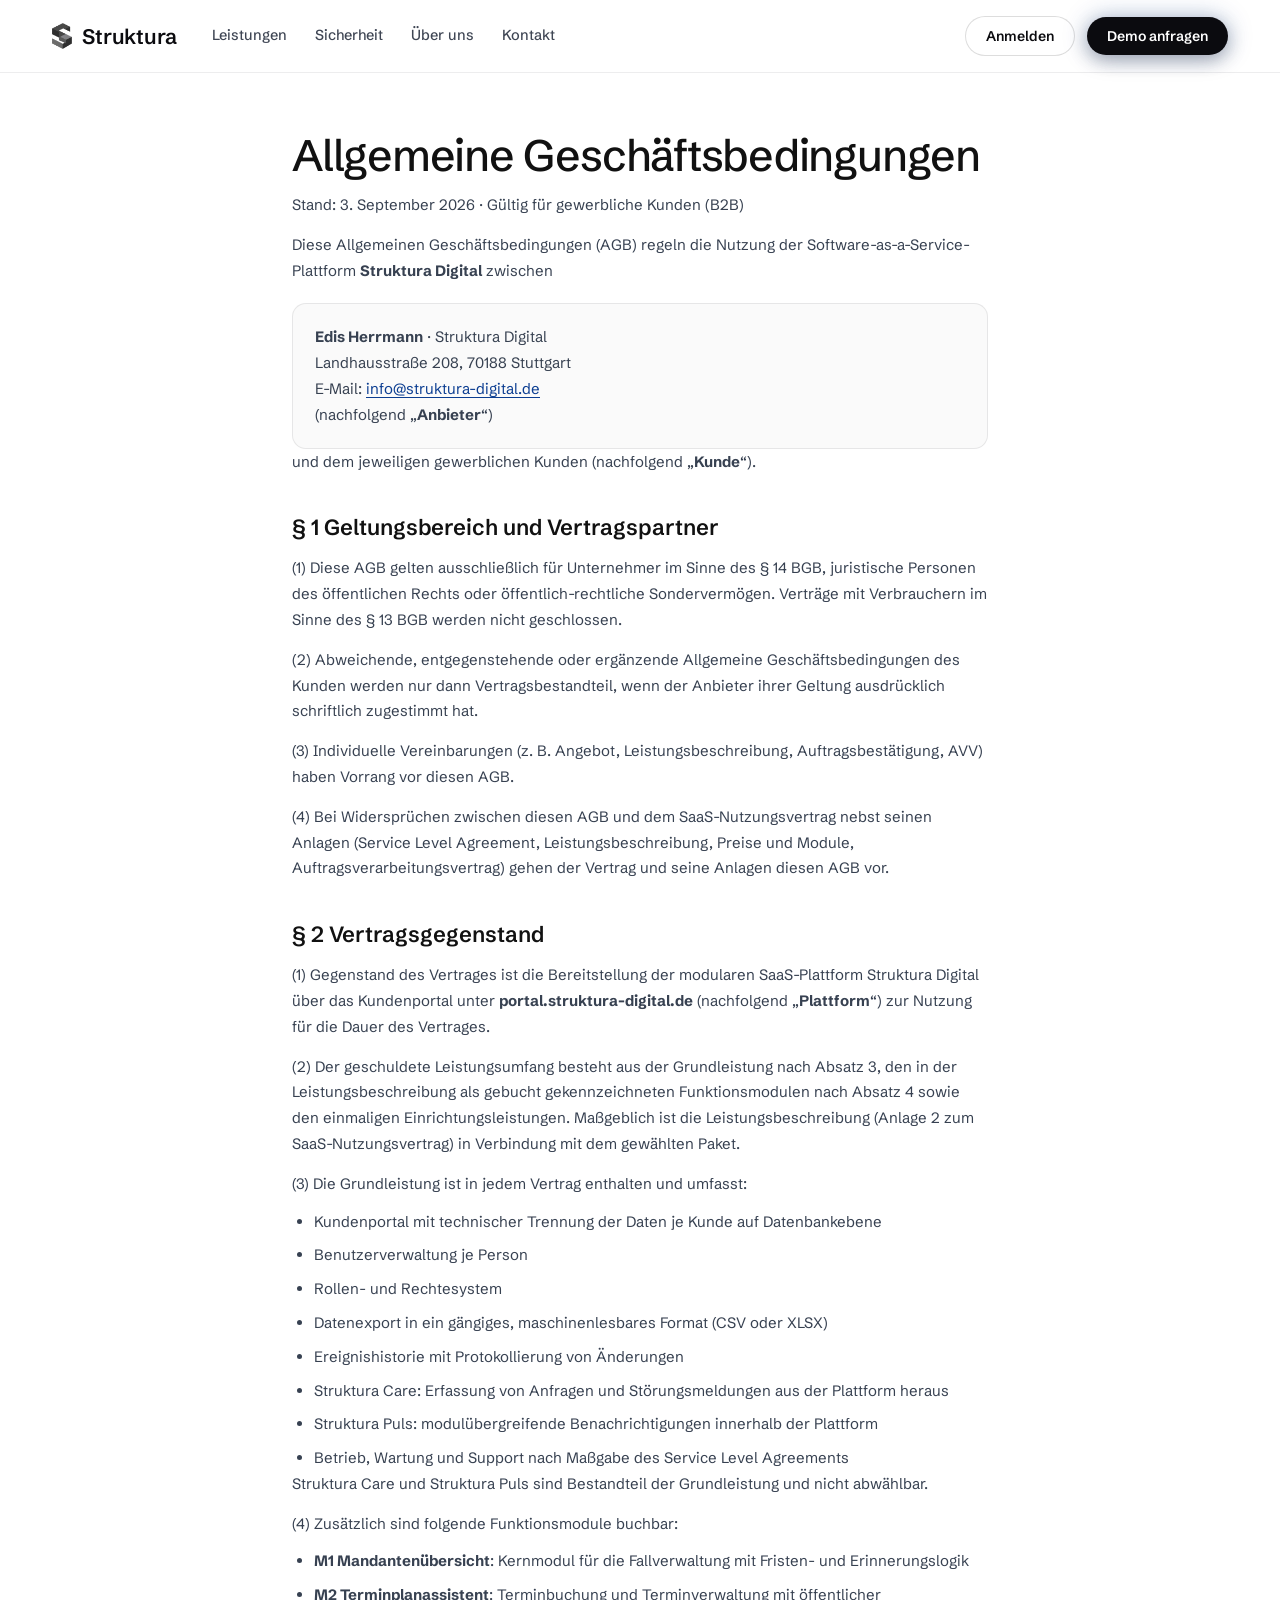
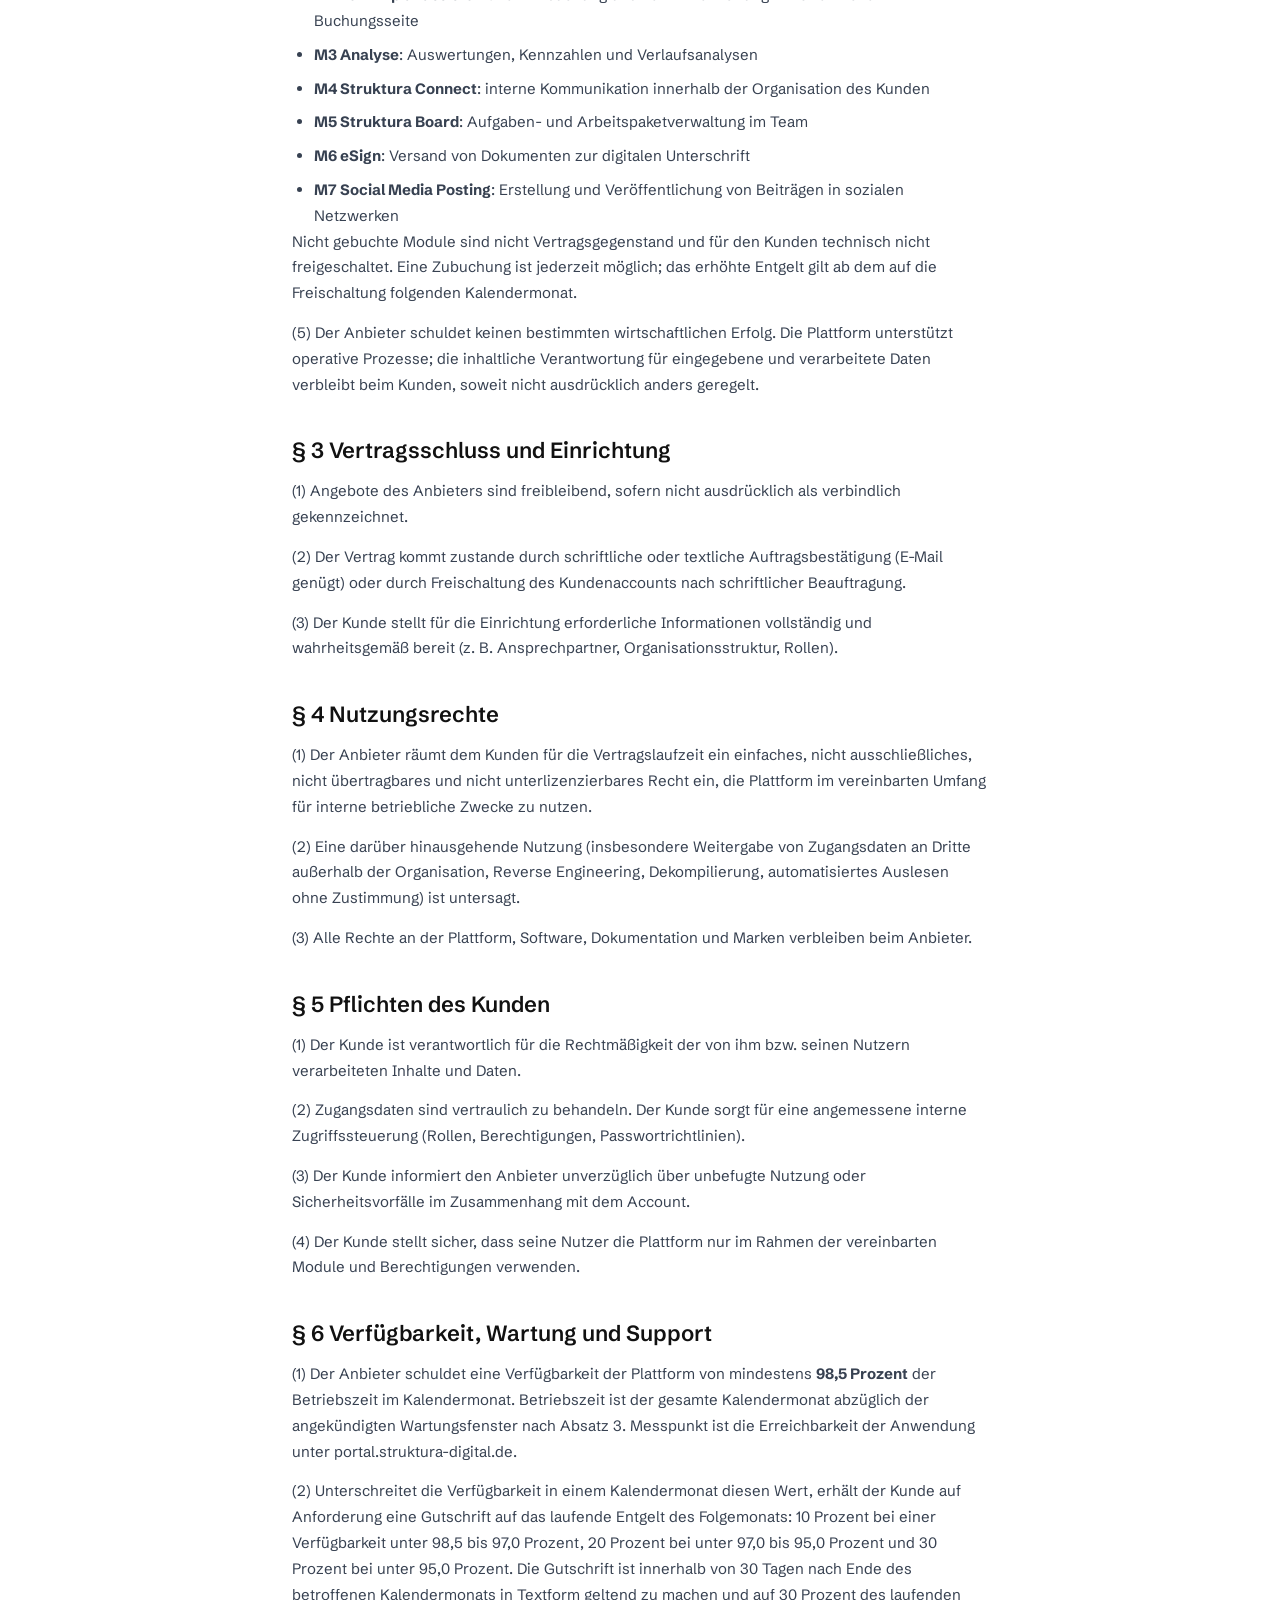
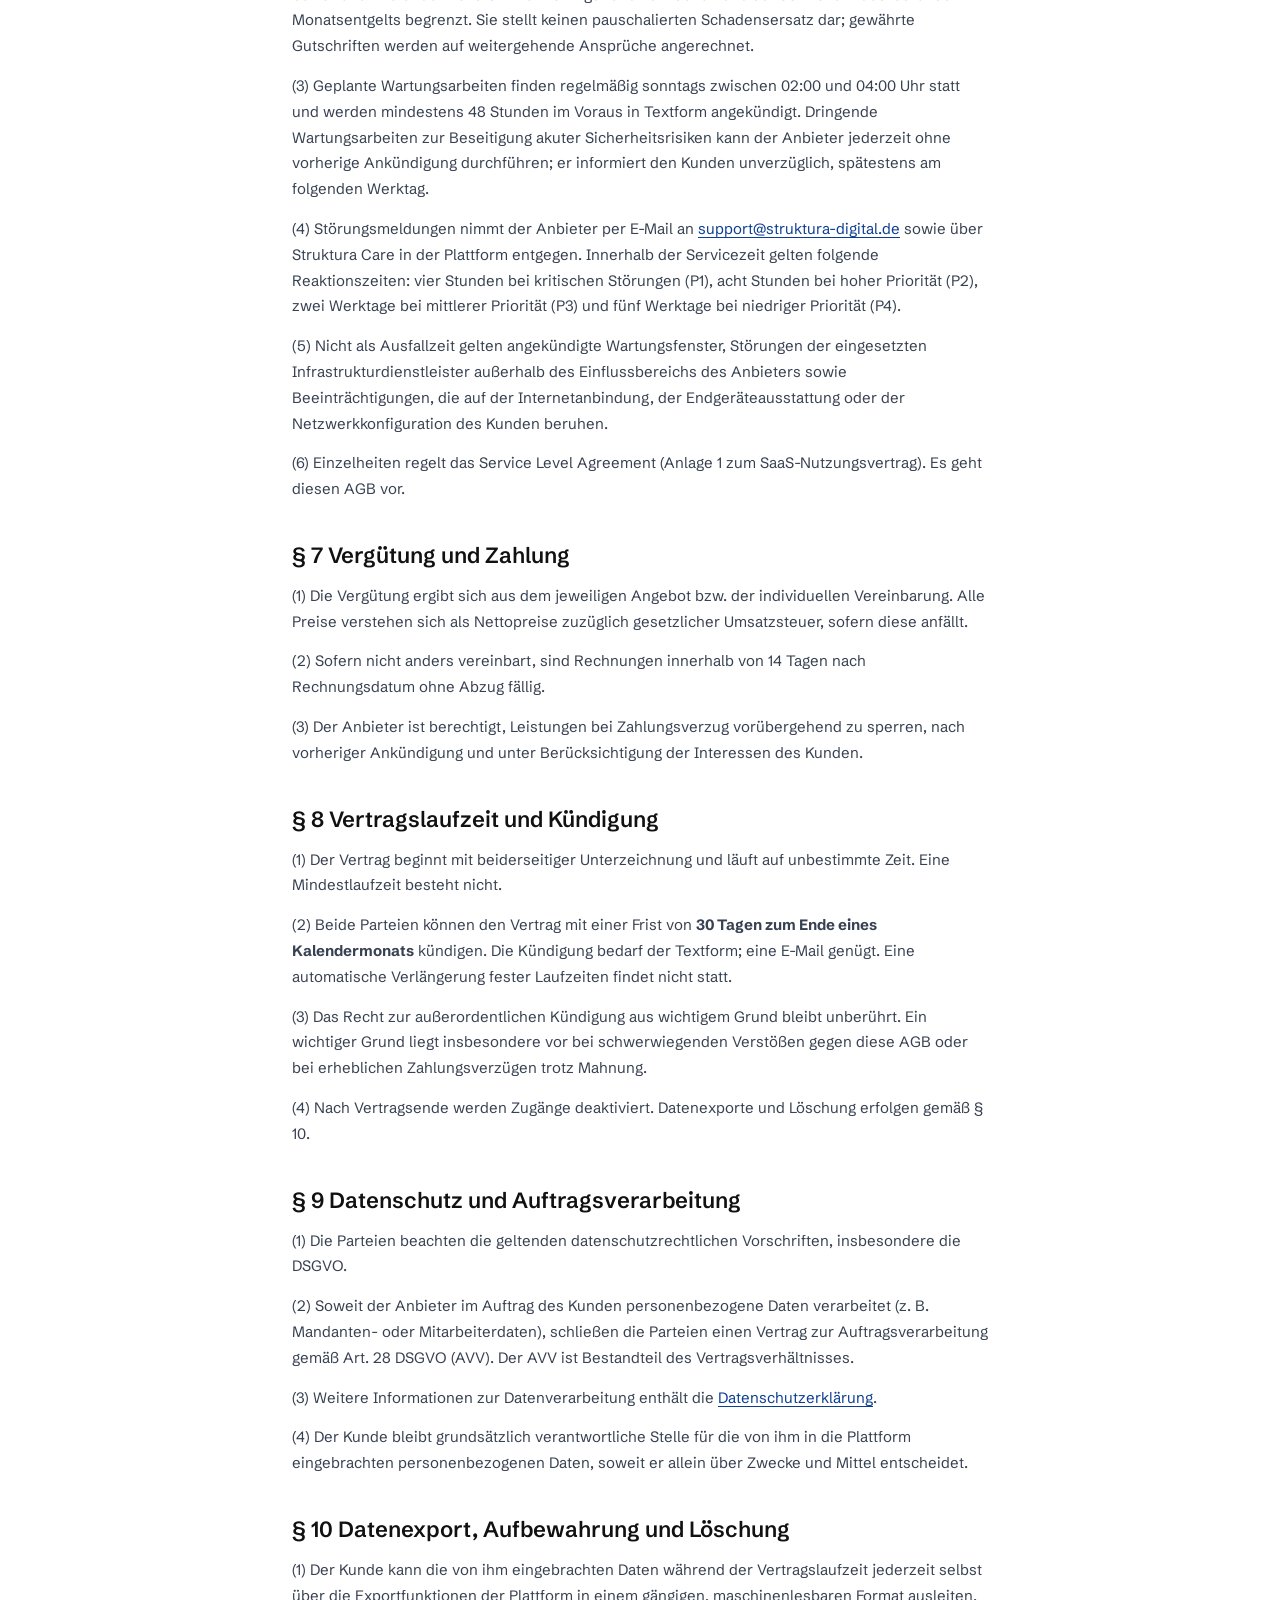
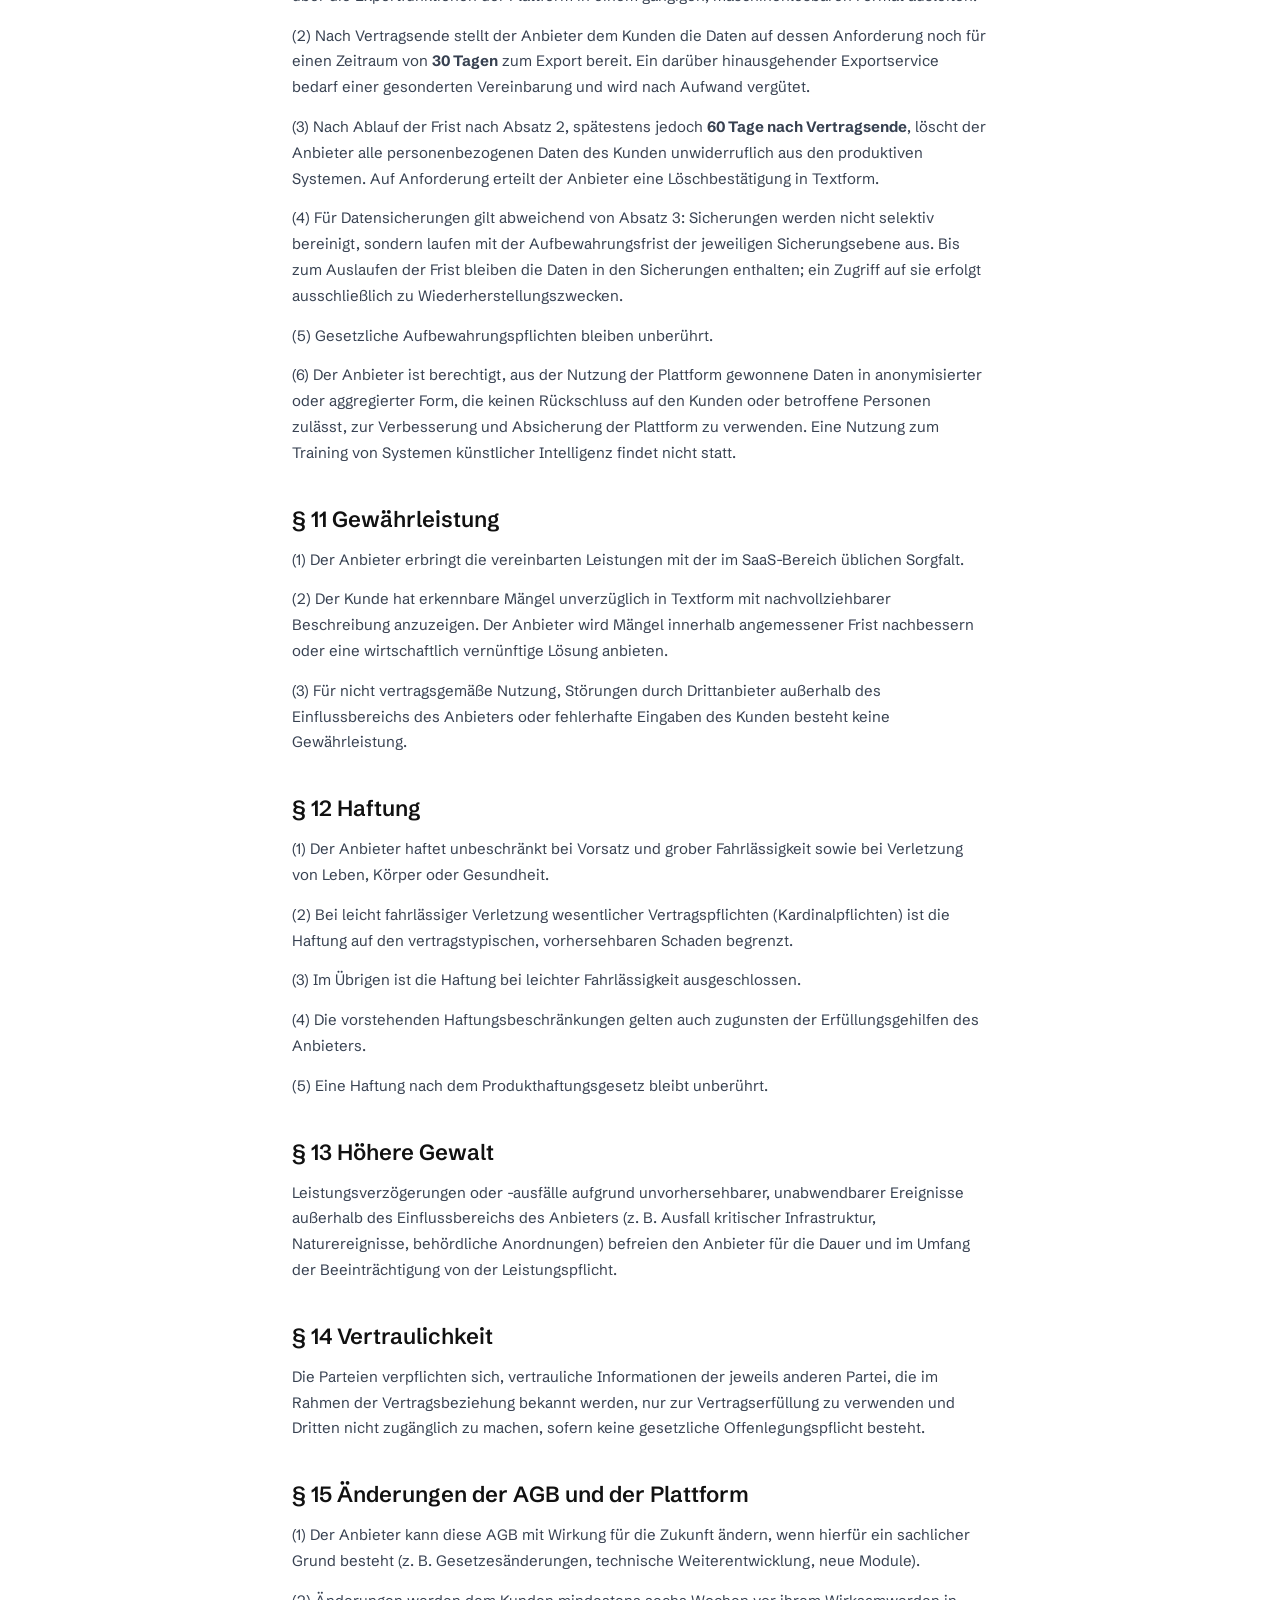
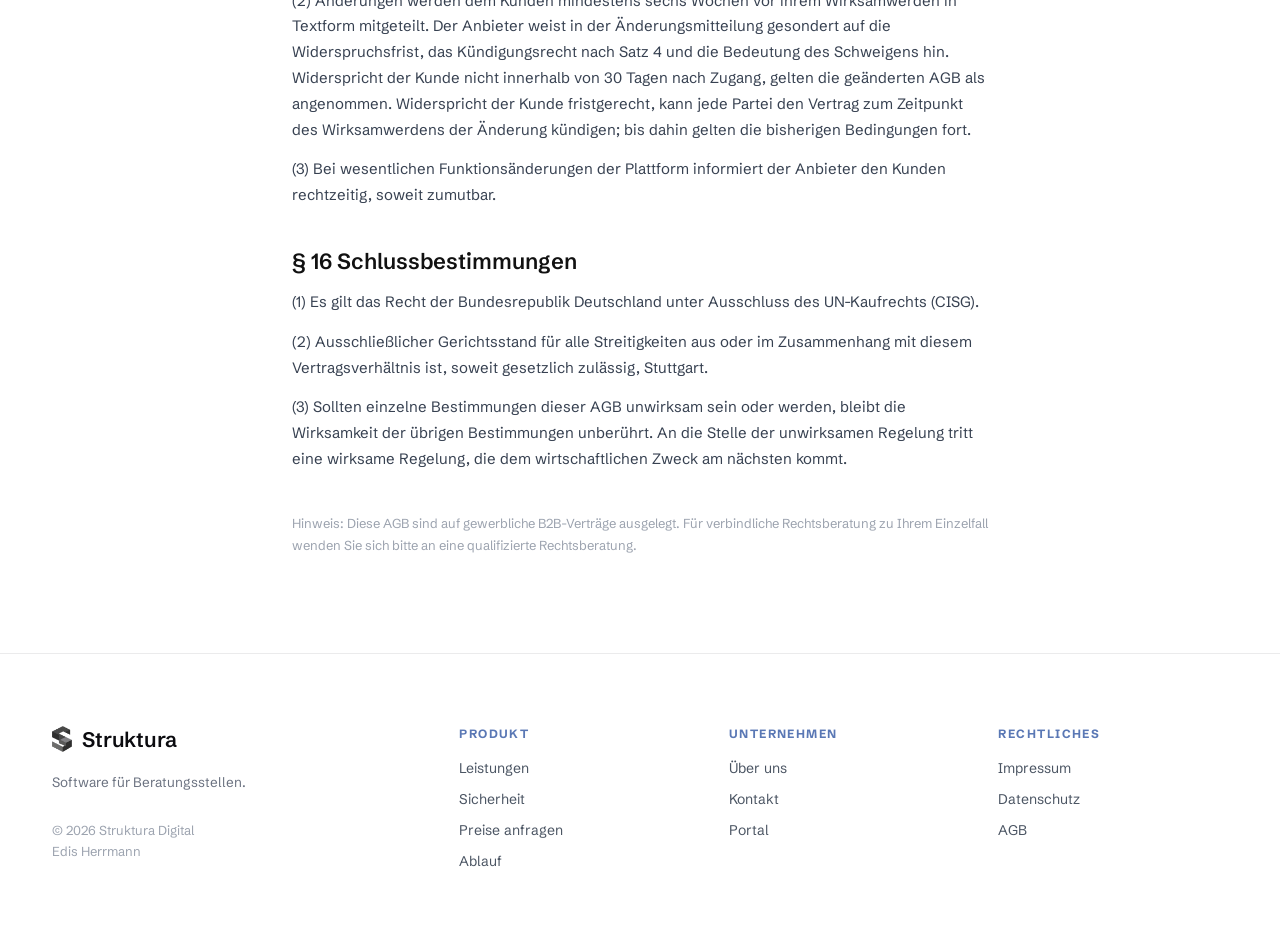
<file: agb.html>
<!doctype html>
<html lang="de">
<head>
<meta charset="utf-8">
<meta name="viewport" content="width=device-width, initial-scale=1">
<title>AGB · Struktura Digital</title>
<meta name="description" content="Allgemeine Geschäftsbedingungen für die Nutzung der SaaS-Plattform Struktura Digital (B2B).">
<link rel="icon" href="/favicon.ico" sizes="any">
<link rel="icon" type="image/png" sizes="32x32" href="assets/favicon-32.png">
<link rel="icon" type="image/png" sizes="512x512" href="assets/favicon-512.png">
<link rel="apple-touch-icon" sizes="180x180" href="assets/favicon-180.png">
<link rel="preload" href="assets/fonts/schibsted-grotesk-latin-wght-normal.woff2" as="font" type="font/woff2" crossorigin>
<link rel="stylesheet" href="styles.css?v=4">
</head>
<body>

<header class="navbar scrolled" id="navbar">
  <div class="navbar-inner">
    <a class="brand" href="index.html">
      <img class="brand-mark" src="assets/struktura-mark.png" alt="" width="20" height="26">
      <span class="brand-name">Struktura</span>
    </a>
    <nav class="nav-links" aria-label="Hauptnavigation">
      <a href="index.html#leistungen">Leistungen</a>
      <a href="sicherheit.html">Sicherheit</a>
      <a href="index.html#vertrauen">Über uns</a>
      <a href="index.html#kontakt">Kontakt</a>
    </nav>
    <div class="nav-actions">
      <a class="btn btn-ghost" href="https://portal.struktura-digital.de/login">Anmelden</a>
      <a class="btn btn-dark" href="index.html#kontakt">Demo anfragen</a>
    </div>
  </div>
</header>

<main class="legal-main">
  <h1>Allgemeine Geschäftsbedingungen</h1>
  <p class="legal-updated">Stand: 3. September 2026 · Gültig für gewerbliche Kunden (B2B)</p>

  <p>Diese Allgemeinen Geschäftsbedingungen (AGB) regeln die Nutzung der Software-as-a-Service-Plattform <strong>Struktura Digital</strong> zwischen</p>
  <div class="legal-box">
    <p>
      <strong>Edis Herrmann</strong> · Struktura Digital<br>
      Landhausstraße 208, 70188 Stuttgart<br>
      E-Mail: <a href="mailto:info@struktura-digital.de">info@struktura-digital.de</a><br>
      (nachfolgend „<strong>Anbieter</strong>“)
    </p>
  </div>
  <p>und dem jeweiligen gewerblichen Kunden (nachfolgend „<strong>Kunde</strong>“).</p>

  <h2>§ 1 Geltungsbereich und Vertragspartner</h2>
  <p>(1) Diese AGB gelten ausschließlich für Unternehmer im Sinne des § 14 BGB, juristische Personen des öffentlichen Rechts oder öffentlich-rechtliche Sondervermögen. Verträge mit Verbrauchern im Sinne des § 13 BGB werden nicht geschlossen.</p>
  <p>(2) Abweichende, entgegenstehende oder ergänzende Allgemeine Geschäftsbedingungen des Kunden werden nur dann Vertragsbestandteil, wenn der Anbieter ihrer Geltung ausdrücklich schriftlich zugestimmt hat.</p>
  <p>(3) Individuelle Vereinbarungen (z.&nbsp;B. Angebot, Leistungsbeschreibung, Auftragsbestätigung, AVV) haben Vorrang vor diesen AGB.</p>
  <p>(4) Bei Widersprüchen zwischen diesen AGB und dem SaaS-Nutzungsvertrag nebst seinen Anlagen (Service Level Agreement, Leistungsbeschreibung, Preise und Module, Auftragsverarbeitungsvertrag) gehen der Vertrag und seine Anlagen diesen AGB vor.</p>

  <h2>§ 2 Vertragsgegenstand</h2>
  <p>(1) Gegenstand des Vertrages ist die Bereitstellung der modularen SaaS-Plattform Struktura Digital über das Kundenportal unter <strong>portal.struktura-digital.de</strong> (nachfolgend „<strong>Plattform</strong>“) zur Nutzung für die Dauer des Vertrages.</p>
  <p>(2) Der geschuldete Leistungsumfang besteht aus der Grundleistung nach Absatz 3, den in der Leistungsbeschreibung als gebucht gekennzeichneten Funktionsmodulen nach Absatz 4 sowie den einmaligen Einrichtungsleistungen. Maßgeblich ist die Leistungsbeschreibung (Anlage 2 zum SaaS-Nutzungsvertrag) in Verbindung mit dem gewählten Paket.</p>
  <p>(3) Die Grundleistung ist in jedem Vertrag enthalten und umfasst:</p>
  <ul>
    <li>Kundenportal mit technischer Trennung der Daten je Kunde auf Datenbankebene</li>
    <li>Benutzerverwaltung je Person</li>
    <li>Rollen- und Rechtesystem</li>
    <li>Datenexport in ein gängiges, maschinenlesbares Format (CSV oder XLSX)</li>
    <li>Ereignishistorie mit Protokollierung von Änderungen</li>
    <li>Struktura Care: Erfassung von Anfragen und Störungsmeldungen aus der Plattform heraus</li>
    <li>Struktura Puls: modulübergreifende Benachrichtigungen innerhalb der Plattform</li>
    <li>Betrieb, Wartung und Support nach Maßgabe des Service Level Agreements</li>
  </ul>
  <p>Struktura Care und Struktura Puls sind Bestandteil der Grundleistung und nicht abwählbar.</p>
  <p>(4) Zusätzlich sind folgende Funktionsmodule buchbar:</p>
  <ul>
    <li><strong>M1 Mandantenübersicht</strong>: Kernmodul für die Fallverwaltung mit Fristen- und Erinnerungslogik</li>
    <li><strong>M2 Terminplanassistent</strong>: Terminbuchung und Terminverwaltung mit öffentlicher Buchungsseite</li>
    <li><strong>M3 Analyse</strong>: Auswertungen, Kennzahlen und Verlaufsanalysen</li>
    <li><strong>M4 Struktura Connect</strong>: interne Kommunikation innerhalb der Organisation des Kunden</li>
    <li><strong>M5 Struktura Board</strong>: Aufgaben- und Arbeitspaketverwaltung im Team</li>
    <li><strong>M6 eSign</strong>: Versand von Dokumenten zur digitalen Unterschrift</li>
    <li><strong>M7 Social Media Posting</strong>: Erstellung und Veröffentlichung von Beiträgen in sozialen Netzwerken</li>
  </ul>
  <p>Nicht gebuchte Module sind nicht Vertragsgegenstand und für den Kunden technisch nicht freigeschaltet. Eine Zubuchung ist jederzeit möglich; das erhöhte Entgelt gilt ab dem auf die Freischaltung folgenden Kalendermonat.</p>
  <p>(5) Der Anbieter schuldet keinen bestimmten wirtschaftlichen Erfolg. Die Plattform unterstützt operative Prozesse; die inhaltliche Verantwortung für eingegebene und verarbeitete Daten verbleibt beim Kunden, soweit nicht ausdrücklich anders geregelt.</p>

  <h2>§ 3 Vertragsschluss und Einrichtung</h2>
  <p>(1) Angebote des Anbieters sind freibleibend, sofern nicht ausdrücklich als verbindlich gekennzeichnet.</p>
  <p>(2) Der Vertrag kommt zustande durch schriftliche oder textliche Auftragsbestätigung (E-Mail genügt) oder durch Freischaltung des Kundenaccounts nach schriftlicher Beauftragung.</p>
  <p>(3) Der Kunde stellt für die Einrichtung erforderliche Informationen vollständig und wahrheitsgemäß bereit (z.&nbsp;B. Ansprechpartner, Organisationsstruktur, Rollen).</p>

  <h2>§ 4 Nutzungsrechte</h2>
  <p>(1) Der Anbieter räumt dem Kunden für die Vertragslaufzeit ein einfaches, nicht ausschließliches, nicht übertragbares und nicht unterlizenzierbares Recht ein, die Plattform im vereinbarten Umfang für interne betriebliche Zwecke zu nutzen.</p>
  <p>(2) Eine darüber hinausgehende Nutzung (insbesondere Weitergabe von Zugangsdaten an Dritte außerhalb der Organisation, Reverse Engineering, Dekompilierung, automatisiertes Auslesen ohne Zustimmung) ist untersagt.</p>
  <p>(3) Alle Rechte an der Plattform, Software, Dokumentation und Marken verbleiben beim Anbieter.</p>

  <h2>§ 5 Pflichten des Kunden</h2>
  <p>(1) Der Kunde ist verantwortlich für die Rechtmäßigkeit der von ihm bzw. seinen Nutzern verarbeiteten Inhalte und Daten.</p>
  <p>(2) Zugangsdaten sind vertraulich zu behandeln. Der Kunde sorgt für eine angemessene interne Zugriffssteuerung (Rollen, Berechtigungen, Passwortrichtlinien).</p>
  <p>(3) Der Kunde informiert den Anbieter unverzüglich über unbefugte Nutzung oder Sicherheitsvorfälle im Zusammenhang mit dem Account.</p>
  <p>(4) Der Kunde stellt sicher, dass seine Nutzer die Plattform nur im Rahmen der vereinbarten Module und Berechtigungen verwenden.</p>

  <h2>§ 6 Verfügbarkeit, Wartung und Support</h2>
  <p>(1) Der Anbieter schuldet eine Verfügbarkeit der Plattform von mindestens <strong>98,5 Prozent</strong> der Betriebszeit im Kalendermonat. Betriebszeit ist der gesamte Kalendermonat abzüglich der angekündigten Wartungsfenster nach Absatz 3. Messpunkt ist die Erreichbarkeit der Anwendung unter portal.struktura-digital.de.</p>
  <p>(2) Unterschreitet die Verfügbarkeit in einem Kalendermonat diesen Wert, erhält der Kunde auf Anforderung eine Gutschrift auf das laufende Entgelt des Folgemonats: 10 Prozent bei einer Verfügbarkeit unter 98,5 bis 97,0 Prozent, 20 Prozent bei unter 97,0 bis 95,0 Prozent und 30 Prozent bei unter 95,0 Prozent. Die Gutschrift ist innerhalb von 30 Tagen nach Ende des betroffenen Kalendermonats in Textform geltend zu machen und auf 30 Prozent des laufenden Monatsentgelts begrenzt. Sie stellt keinen pauschalierten Schadensersatz dar; gewährte Gutschriften werden auf weitergehende Ansprüche angerechnet.</p>
  <p>(3) Geplante Wartungsarbeiten finden regelmäßig sonntags zwischen 02:00 und 04:00 Uhr statt und werden mindestens 48 Stunden im Voraus in Textform angekündigt. Dringende Wartungsarbeiten zur Beseitigung akuter Sicherheitsrisiken kann der Anbieter jederzeit ohne vorherige Ankündigung durchführen; er informiert den Kunden unverzüglich, spätestens am folgenden Werktag.</p>
  <p>(4) Störungsmeldungen nimmt der Anbieter per E-Mail an <a href="mailto:support@struktura-digital.de">support@struktura-digital.de</a> sowie über Struktura Care in der Plattform entgegen. Innerhalb der Servicezeit gelten folgende Reaktionszeiten: vier Stunden bei kritischen Störungen (P1), acht Stunden bei hoher Priorität (P2), zwei Werktage bei mittlerer Priorität (P3) und fünf Werktage bei niedriger Priorität (P4).</p>
  <p>(5) Nicht als Ausfallzeit gelten angekündigte Wartungsfenster, Störungen der eingesetzten Infrastrukturdienstleister außerhalb des Einflussbereichs des Anbieters sowie Beeinträchtigungen, die auf der Internetanbindung, der Endgeräteausstattung oder der Netzwerkkonfiguration des Kunden beruhen.</p>
  <p>(6) Einzelheiten regelt das Service Level Agreement (Anlage 1 zum SaaS-Nutzungsvertrag). Es geht diesen AGB vor.</p>

  <h2>§ 7 Vergütung und Zahlung</h2>
  <p>(1) Die Vergütung ergibt sich aus dem jeweiligen Angebot bzw. der individuellen Vereinbarung. Alle Preise verstehen sich als Nettopreise zuzüglich gesetzlicher Umsatzsteuer, sofern diese anfällt.</p>
  <p>(2) Sofern nicht anders vereinbart, sind Rechnungen innerhalb von 14 Tagen nach Rechnungsdatum ohne Abzug fällig.</p>
  <p>(3) Der Anbieter ist berechtigt, Leistungen bei Zahlungsverzug vorübergehend zu sperren, nach vorheriger Ankündigung und unter Berücksichtigung der Interessen des Kunden.</p>

  <h2>§ 8 Vertragslaufzeit und Kündigung</h2>
  <p>(1) Der Vertrag beginnt mit beiderseitiger Unterzeichnung und läuft auf unbestimmte Zeit. Eine Mindestlaufzeit besteht nicht.</p>
  <p>(2) Beide Parteien können den Vertrag mit einer Frist von <strong>30 Tagen zum Ende eines Kalendermonats</strong> kündigen. Die Kündigung bedarf der Textform; eine E-Mail genügt. Eine automatische Verlängerung fester Laufzeiten findet nicht statt.</p>
  <p>(3) Das Recht zur außerordentlichen Kündigung aus wichtigem Grund bleibt unberührt. Ein wichtiger Grund liegt insbesondere vor bei schwerwiegenden Verstößen gegen diese AGB oder bei erheblichen Zahlungsverzügen trotz Mahnung.</p>
  <p>(4) Nach Vertragsende werden Zugänge deaktiviert. Datenexporte und Löschung erfolgen gemäß § 10.</p>

  <h2>§ 9 Datenschutz und Auftragsverarbeitung</h2>
  <p>(1) Die Parteien beachten die geltenden datenschutzrechtlichen Vorschriften, insbesondere die DSGVO.</p>
  <p>(2) Soweit der Anbieter im Auftrag des Kunden personenbezogene Daten verarbeitet (z.&nbsp;B. Mandanten- oder Mitarbeiterdaten), schließen die Parteien einen Vertrag zur Auftragsverarbeitung gemäß Art. 28 DSGVO (AVV). Der AVV ist Bestandteil des Vertragsverhältnisses.</p>
  <p>(3) Weitere Informationen zur Datenverarbeitung enthält die <a href="datenschutz.html">Datenschutzerklärung</a>.</p>
  <p>(4) Der Kunde bleibt grundsätzlich verantwortliche Stelle für die von ihm in die Plattform eingebrachten personenbezogenen Daten, soweit er allein über Zwecke und Mittel entscheidet.</p>

  <h2>§ 10 Datenexport, Aufbewahrung und Löschung</h2>
  <p>(1) Der Kunde kann die von ihm eingebrachten Daten während der Vertragslaufzeit jederzeit selbst über die Exportfunktionen der Plattform in einem gängigen, maschinenlesbaren Format ausleiten.</p>
  <p>(2) Nach Vertragsende stellt der Anbieter dem Kunden die Daten auf dessen Anforderung noch für einen Zeitraum von <strong>30 Tagen</strong> zum Export bereit. Ein darüber hinausgehender Exportservice bedarf einer gesonderten Vereinbarung und wird nach Aufwand vergütet.</p>
  <p>(3) Nach Ablauf der Frist nach Absatz 2, spätestens jedoch <strong>60 Tage nach Vertragsende</strong>, löscht der Anbieter alle personenbezogenen Daten des Kunden unwiderruflich aus den produktiven Systemen. Auf Anforderung erteilt der Anbieter eine Löschbestätigung in Textform.</p>
  <p>(4) Für Datensicherungen gilt abweichend von Absatz 3: Sicherungen werden nicht selektiv bereinigt, sondern laufen mit der Aufbewahrungsfrist der jeweiligen Sicherungsebene aus. Bis zum Auslaufen der Frist bleiben die Daten in den Sicherungen enthalten; ein Zugriff auf sie erfolgt ausschließlich zu Wiederherstellungszwecken.</p>
  <p>(5) Gesetzliche Aufbewahrungspflichten bleiben unberührt.</p>
  <p>(6) Der Anbieter ist berechtigt, aus der Nutzung der Plattform gewonnene Daten in anonymisierter oder aggregierter Form, die keinen Rückschluss auf den Kunden oder betroffene Personen zulässt, zur Verbesserung und Absicherung der Plattform zu verwenden. Eine Nutzung zum Training von Systemen künstlicher Intelligenz findet nicht statt.</p>

  <h2>§ 11 Gewährleistung</h2>
  <p>(1) Der Anbieter erbringt die vereinbarten Leistungen mit der im SaaS-Bereich üblichen Sorgfalt.</p>
  <p>(2) Der Kunde hat erkennbare Mängel unverzüglich in Textform mit nachvollziehbarer Beschreibung anzuzeigen. Der Anbieter wird Mängel innerhalb angemessener Frist nachbessern oder eine wirtschaftlich vernünftige Lösung anbieten.</p>
  <p>(3) Für nicht vertragsgemäße Nutzung, Störungen durch Drittanbieter außerhalb des Einflussbereichs des Anbieters oder fehlerhafte Eingaben des Kunden besteht keine Gewährleistung.</p>

  <h2>§ 12 Haftung</h2>
  <p>(1) Der Anbieter haftet unbeschränkt bei Vorsatz und grober Fahrlässigkeit sowie bei Verletzung von Leben, Körper oder Gesundheit.</p>
  <p>(2) Bei leicht fahrlässiger Verletzung wesentlicher Vertragspflichten (Kardinalpflichten) ist die Haftung auf den vertragstypischen, vorhersehbaren Schaden begrenzt.</p>
  <p>(3) Im Übrigen ist die Haftung bei leichter Fahrlässigkeit ausgeschlossen.</p>
  <p>(4) Die vorstehenden Haftungsbeschränkungen gelten auch zugunsten der Erfüllungsgehilfen des Anbieters.</p>
  <p>(5) Eine Haftung nach dem Produkthaftungsgesetz bleibt unberührt.</p>

  <h2>§ 13 Höhere Gewalt</h2>
  <p>Leistungsverzögerungen oder -ausfälle aufgrund unvorhersehbarer, unabwendbarer Ereignisse außerhalb des Einflussbereichs des Anbieters (z.&nbsp;B. Ausfall kritischer Infrastruktur, Naturereignisse, behördliche Anordnungen) befreien den Anbieter für die Dauer und im Umfang der Beeinträchtigung von der Leistungspflicht.</p>

  <h2>§ 14 Vertraulichkeit</h2>
  <p>Die Parteien verpflichten sich, vertrauliche Informationen der jeweils anderen Partei, die im Rahmen der Vertragsbeziehung bekannt werden, nur zur Vertragserfüllung zu verwenden und Dritten nicht zugänglich zu machen, sofern keine gesetzliche Offenlegungspflicht besteht.</p>

  <h2>§ 15 Änderungen der AGB und der Plattform</h2>
  <p>(1) Der Anbieter kann diese AGB mit Wirkung für die Zukunft ändern, wenn hierfür ein sachlicher Grund besteht (z.&nbsp;B. Gesetzesänderungen, technische Weiterentwicklung, neue Module).</p>
  <p>(2) Änderungen werden dem Kunden mindestens sechs Wochen vor ihrem Wirksamwerden in Textform mitgeteilt. Der Anbieter weist in der Änderungsmitteilung gesondert auf die Widerspruchsfrist, das Kündigungsrecht nach Satz 4 und die Bedeutung des Schweigens hin. Widerspricht der Kunde nicht innerhalb von 30 Tagen nach Zugang, gelten die geänderten AGB als angenommen. Widerspricht der Kunde fristgerecht, kann jede Partei den Vertrag zum Zeitpunkt des Wirksamwerdens der Änderung kündigen; bis dahin gelten die bisherigen Bedingungen fort.</p>
  <p>(3) Bei wesentlichen Funktionsänderungen der Plattform informiert der Anbieter den Kunden rechtzeitig, soweit zumutbar.</p>

  <h2>§ 16 Schlussbestimmungen</h2>
  <p>(1) Es gilt das Recht der Bundesrepublik Deutschland unter Ausschluss des UN-Kaufrechts (CISG).</p>
  <p>(2) Ausschließlicher Gerichtsstand für alle Streitigkeiten aus oder im Zusammenhang mit diesem Vertragsverhältnis ist, soweit gesetzlich zulässig, Stuttgart.</p>
  <p>(3) Sollten einzelne Bestimmungen dieser AGB unwirksam sein oder werden, bleibt die Wirksamkeit der übrigen Bestimmungen unberührt. An die Stelle der unwirksamen Regelung tritt eine wirksame Regelung, die dem wirtschaftlichen Zweck am nächsten kommt.</p>

  <p style="margin-top: 40px; font-size: 13px; color: #9CA3AF;">Hinweis: Diese AGB sind auf gewerbliche B2B-Verträge ausgelegt. Für verbindliche Rechtsberatung zu Ihrem Einzelfall wenden Sie sich bitte an eine qualifizierte Rechtsberatung.</p>
</main>

<footer class="footer">
  <div class="footer-inner">
    <div class="footer-brand">
      <a class="brand" href="index.html">
        <img class="brand-mark" src="assets/struktura-mark.png" alt="" width="20" height="26">
        <span class="brand-name">Struktura</span>
      </a>
      <p class="footer-tag">Software für Beratungsstellen.</p>
      <p class="footer-copy">© 2026 Struktura Digital<br>Edis Herrmann</p>
    </div>
    <div class="footer-col">
      <p class="footer-h">Produkt</p>
      <ul><li><a href="index.html#leistungen">Leistungen</a></li><li><a href="sicherheit.html">Sicherheit</a></li><li><a href="index.html#kontakt">Preise anfragen</a></li><li><a href="index.html#prozess">Ablauf</a></li></ul>
    </div>
    <div class="footer-col">
      <p class="footer-h">Unternehmen</p>
      <ul><li><a href="index.html#vertrauen">Über uns</a></li><li><a href="index.html#kontakt">Kontakt</a></li><li><a href="https://portal.struktura-digital.de/login">Portal</a></li></ul>
    </div>
    <div class="footer-col">
      <p class="footer-h">Rechtliches</p>
      <ul><li><a href="impressum.html">Impressum</a></li><li><a href="datenschutz.html">Datenschutz</a></li><li><a href="agb.html">AGB</a></li></ul>
    </div>
  </div>
</footer>

</body>
</html>
</file>
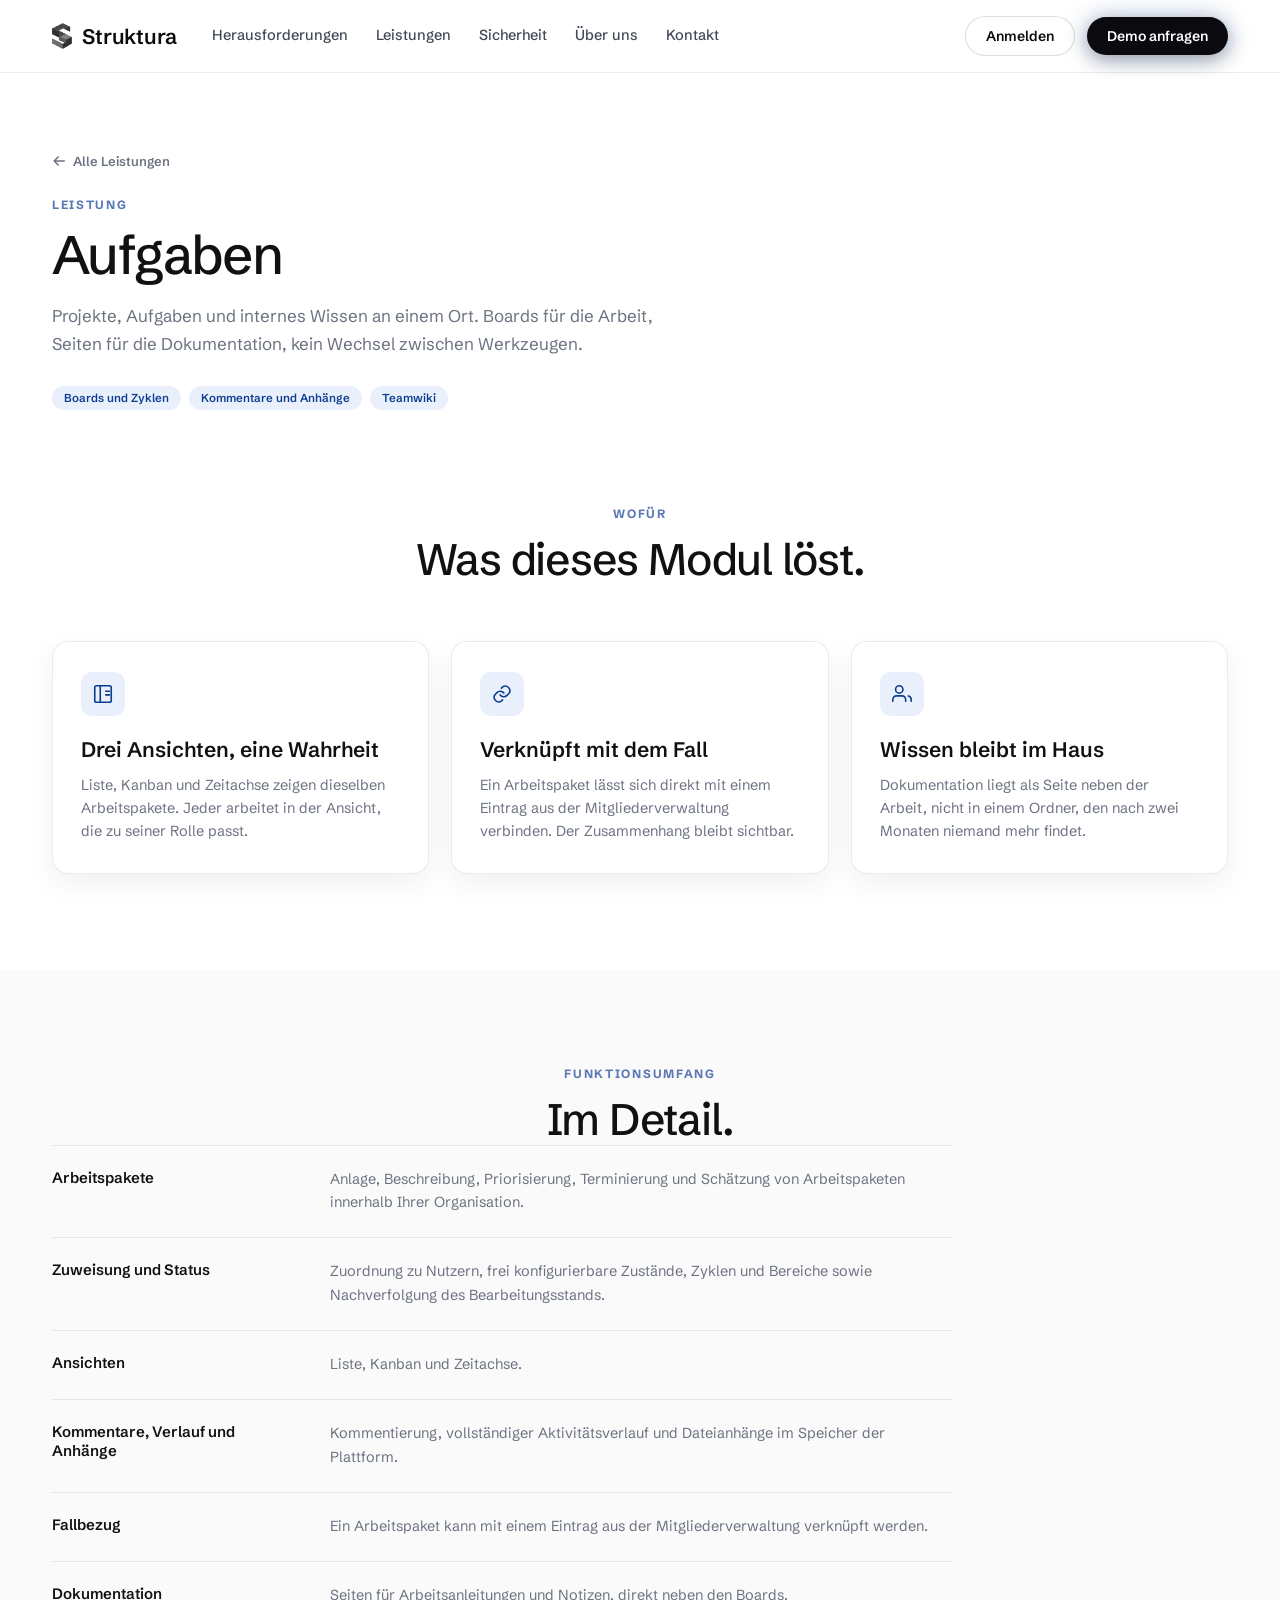
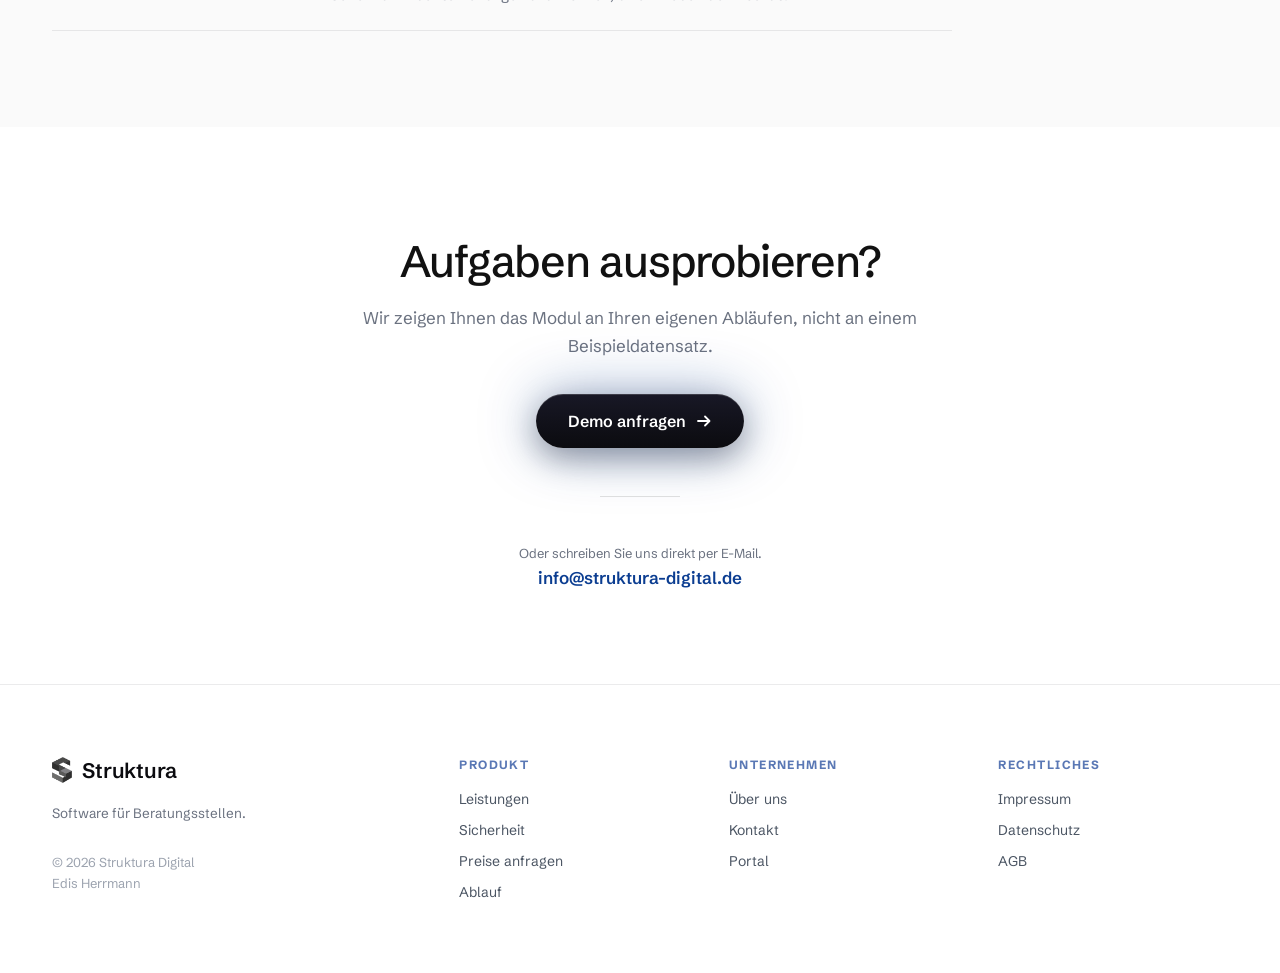
<file: aufgaben.html>
<!doctype html>
<html lang="de">
<head>
<meta charset="utf-8">
<meta name="viewport" content="width=device-width, initial-scale=1">
<title>Aufgaben · Struktura Digital</title>
<meta name="description" content="Projekte, Aufgaben und internes Wissen an einem Ort. Boards für die Arbeit, Seiten für die Dokumentation, kein Wechsel zwischen Werkzeugen.">
<link rel="icon" href="/favicon.ico" sizes="any">
<link rel="icon" type="image/png" sizes="32x32" href="assets/favicon-32.png">
<link rel="icon" type="image/png" sizes="512x512" href="assets/favicon-512.png">
<link rel="apple-touch-icon" sizes="180x180" href="assets/favicon-180.png">
<link rel="preload" href="assets/fonts/schibsted-grotesk-latin-wght-normal.woff2" as="font" type="font/woff2" crossorigin>
<link rel="stylesheet" href="styles.css?v=4">
</head>
<body>

<header class="navbar scrolled" id="navbar">
  <div class="navbar-inner">
    <a class="brand" href="index.html">
      <img class="brand-mark" src="assets/struktura-mark.png" alt="" width="20" height="26">
      <span class="brand-name">Struktura</span>
    </a>
    <nav class="nav-links" aria-label="Hauptnavigation">
      <a href="index.html#herausforderungen">Herausforderungen</a>
      <a href="index.html#leistungen">Leistungen</a>
      <a href="sicherheit.html">Sicherheit</a>
      <a href="index.html#vertrauen">Über uns</a>
      <a href="index.html#kontakt">Kontakt</a>
    </nav>
    <div class="nav-actions">
      <a class="btn btn-ghost" href="https://portal.struktura-digital.de/login">Anmelden</a>
      <a class="btn btn-dark" href="index.html#kontakt">Demo anfragen</a>
    </div>
  </div>
</header>

<main>
  <div class="mod-hero">
    <a class="mod-back" href="index.html#leistungen"><svg viewBox="0 0 16 16" aria-hidden="true"><path d="M14 8H3M7 3.5 2.5 8 7 12.5" fill="none" stroke="currentColor" stroke-width="1.8" stroke-linecap="round" stroke-linejoin="round"/></svg>Alle Leistungen</a>
    <p class="overline">Leistung</p>
    <h1>Aufgaben</h1>
    <p class="sect-lead">Projekte, Aufgaben und internes Wissen an einem Ort. Boards für die Arbeit, Seiten für die Dokumentation, kein Wechsel zwischen Werkzeugen.</p>
    <div class="mod-tags"><span>Boards und Zyklen</span><span>Kommentare und Anhänge</span><span>Teamwiki</span></div>
  </div>

  <section class="sect">
    <div class="sect-inner">
      <div class="sect-head">
        <p class="overline">Wofür</p>
        <h2 class="sect-h2">Was dieses Modul löst.</h2>
      </div>
      <div class="card-grid card-grid-3">
        <article class="feat-card">
          <span class="feat-ico">
            <svg viewBox="0 0 24 24" fill="none" stroke="currentColor" stroke-width="1.75" stroke-linecap="round" stroke-linejoin="round"><rect x="3" y="3" width="18" height="18" rx="2"/><path d="M9 3v18M15 9h4M15 13h4"/></svg>
          </span>
          <h3>Drei Ansichten, eine Wahrheit</h3>
          <p>Liste, Kanban und Zeitachse zeigen dieselben Arbeitspakete. Jeder arbeitet in der Ansicht, die zu seiner Rolle passt.</p>
        </article>
        <article class="feat-card">
          <span class="feat-ico">
            <svg viewBox="0 0 24 24" fill="none" stroke="currentColor" stroke-width="1.75" stroke-linecap="round" stroke-linejoin="round"><path d="M10 13a5 5 0 0 0 7.5.5l2-2A5 5 0 0 0 12.5 4.5l-1.1 1.1"/><path d="M14 11a5 5 0 0 0-7.5-.5l-2 2A5 5 0 0 0 11.5 19.5l1.1-1.1"/></svg>
          </span>
          <h3>Verknüpft mit dem Fall</h3>
          <p>Ein Arbeitspaket lässt sich direkt mit einem Eintrag aus der Mitgliederverwaltung verbinden. Der Zusammenhang bleibt sichtbar.</p>
        </article>
        <article class="feat-card">
          <span class="feat-ico">
            <svg viewBox="0 0 24 24" fill="none" stroke="currentColor" stroke-width="1.75" stroke-linecap="round" stroke-linejoin="round"><path d="M16 20v-2a4 4 0 0 0-4-4H6a4 4 0 0 0-4 4v2"/><circle cx="9" cy="7" r="4"/><path d="M22 20v-2a4 4 0 0 0-3-3.9"/></svg>
          </span>
          <h3>Wissen bleibt im Haus</h3>
          <p>Dokumentation liegt als Seite neben der Arbeit, nicht in einem Ordner, den nach zwei Monaten niemand mehr findet.</p>
        </article>
      </div>
    </div>
  </section>

  <section class="sect sect-tint">
    <div class="sect-inner">
      <div class="sect-head">
        <p class="overline">Funktionsumfang</p>
        <h2 class="sect-h2">Im Detail.</h2>
      </div>
      <dl class="spec-list">
        <div class="spec-row"><dt>Arbeitspakete</dt><dd>Anlage, Beschreibung, Priorisierung, Terminierung und Schätzung von Arbeitspaketen innerhalb Ihrer Organisation.</dd></div>
        <div class="spec-row"><dt>Zuweisung und Status</dt><dd>Zuordnung zu Nutzern, frei konfigurierbare Zustände, Zyklen und Bereiche sowie Nachverfolgung des Bearbeitungsstands.</dd></div>
        <div class="spec-row"><dt>Ansichten</dt><dd>Liste, Kanban und Zeitachse.</dd></div>
        <div class="spec-row"><dt>Kommentare, Verlauf und Anhänge</dt><dd>Kommentierung, vollständiger Aktivitätsverlauf und Dateianhänge im Speicher der Plattform.</dd></div>
        <div class="spec-row"><dt>Fallbezug</dt><dd>Ein Arbeitspaket kann mit einem Eintrag aus der Mitgliederverwaltung verknüpft werden.</dd></div>
        <div class="spec-row"><dt>Dokumentation</dt><dd>Seiten für Arbeitsanleitungen und Notizen, direkt neben den Boards.</dd></div>
      </dl>
    </div>
  </section>

  <section class="sect cta-sect" id="kontakt">
    <div class="sect-inner cta-inner">
      <h2 class="sect-h2">Aufgaben ausprobieren?</h2>
      <p class="sect-lead">Wir zeigen Ihnen das Modul an Ihren eigenen Abläufen, nicht an einem Beispieldatensatz.</p>
      <a class="btn btn-cta" href="mailto:info@struktura-digital.de?subject=Demo%20Aufgaben">
        Demo anfragen
        <svg viewBox="0 0 16 16" aria-hidden="true"><path d="M2 8h11M9 3.5 13.5 8 9 12.5" fill="none" stroke="currentColor" stroke-width="1.8" stroke-linecap="round" stroke-linejoin="round"/></svg>
      </a>
      <div class="cta-divider"></div>
      <p class="cta-or">Oder schreiben Sie uns direkt per E-Mail.</p>
      <a class="cta-mail" href="mailto:info@struktura-digital.de">info@struktura-digital.de</a>
    </div>
  </section>
</main>

<footer class="footer">
  <div class="footer-inner">
    <div class="footer-brand">
      <a class="brand" href="index.html#hero">
        <img class="brand-mark" src="assets/struktura-mark.png" alt="" width="20" height="26">
        <span class="brand-name">Struktura</span>
      </a>
      <p class="footer-tag">Software für Beratungsstellen.</p>
      <p class="footer-copy">© 2026 Struktura Digital<br>Edis Herrmann</p>
    </div>
    <div class="footer-col">
      <p class="footer-h">Produkt</p>
      <ul><li><a href="index.html#leistungen">Leistungen</a></li><li><a href="sicherheit.html">Sicherheit</a></li><li><a href="index.html#kontakt">Preise anfragen</a></li><li><a href="index.html#prozess">Ablauf</a></li></ul>
    </div>
    <div class="footer-col">
      <p class="footer-h">Unternehmen</p>
      <ul><li><a href="index.html#vertrauen">Über uns</a></li><li><a href="index.html#kontakt">Kontakt</a></li><li><a href="https://portal.struktura-digital.de/login">Portal</a></li></ul>
    </div>
    <div class="footer-col">
      <p class="footer-h">Rechtliches</p>
      <ul><li><a href="impressum.html">Impressum</a></li><li><a href="datenschutz.html">Datenschutz</a></li><li><a href="agb.html">AGB</a></li></ul>
    </div>
  </div>
</footer>

</body>
</html>
</file>
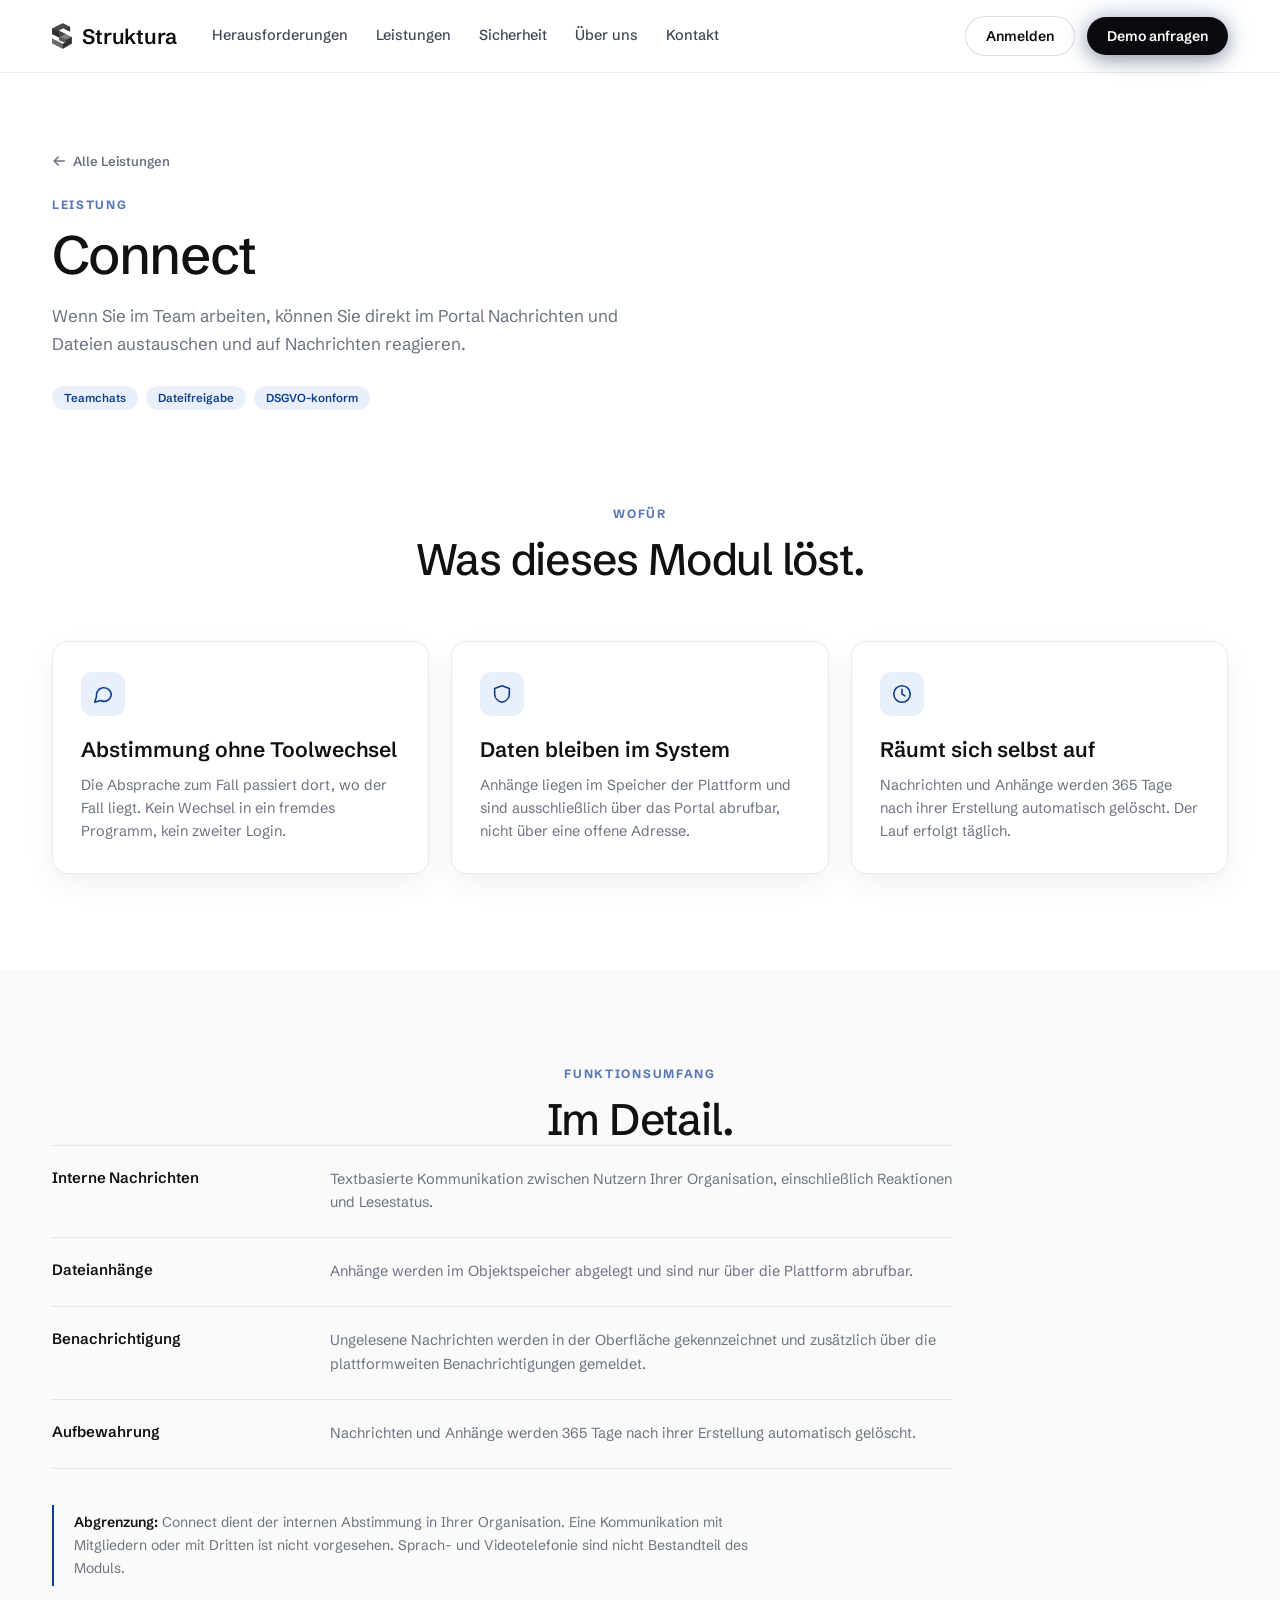
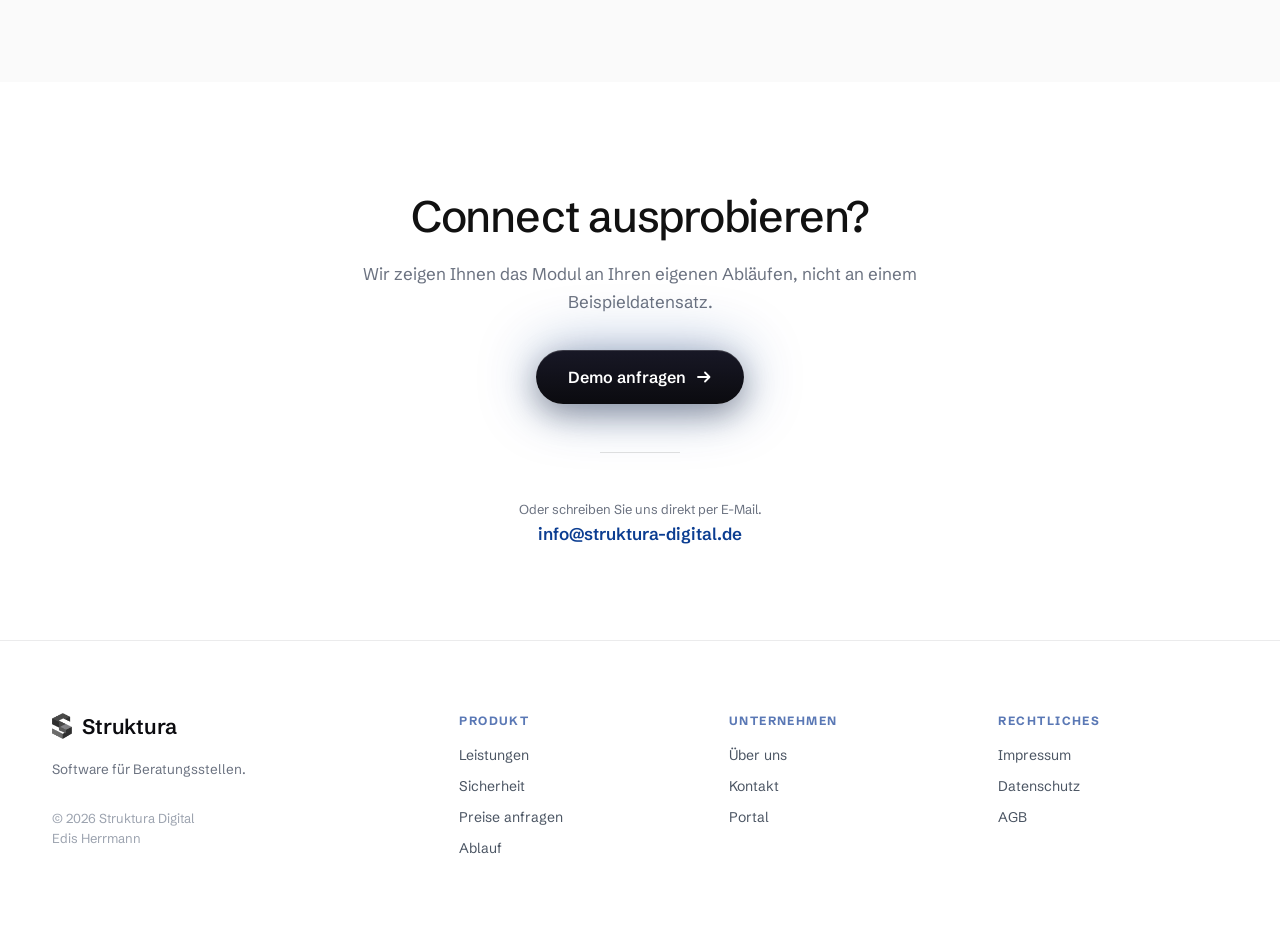
<file: connect.html>
<!doctype html>
<html lang="de">
<head>
<meta charset="utf-8">
<meta name="viewport" content="width=device-width, initial-scale=1">
<title>Connect · Struktura Digital</title>
<meta name="description" content="Wenn Sie im Team arbeiten, können Sie direkt im Portal Nachrichten und Dateien austauschen und auf Nachrichten reagieren.">
<link rel="icon" href="/favicon.ico" sizes="any">
<link rel="icon" type="image/png" sizes="32x32" href="assets/favicon-32.png">
<link rel="icon" type="image/png" sizes="512x512" href="assets/favicon-512.png">
<link rel="apple-touch-icon" sizes="180x180" href="assets/favicon-180.png">
<link rel="preload" href="assets/fonts/schibsted-grotesk-latin-wght-normal.woff2" as="font" type="font/woff2" crossorigin>
<link rel="stylesheet" href="styles.css?v=4">
</head>
<body>

<header class="navbar scrolled" id="navbar">
  <div class="navbar-inner">
    <a class="brand" href="index.html">
      <img class="brand-mark" src="assets/struktura-mark.png" alt="" width="20" height="26">
      <span class="brand-name">Struktura</span>
    </a>
    <nav class="nav-links" aria-label="Hauptnavigation">
      <a href="index.html#herausforderungen">Herausforderungen</a>
      <a href="index.html#leistungen">Leistungen</a>
      <a href="sicherheit.html">Sicherheit</a>
      <a href="index.html#vertrauen">Über uns</a>
      <a href="index.html#kontakt">Kontakt</a>
    </nav>
    <div class="nav-actions">
      <a class="btn btn-ghost" href="https://portal.struktura-digital.de/login">Anmelden</a>
      <a class="btn btn-dark" href="index.html#kontakt">Demo anfragen</a>
    </div>
  </div>
</header>

<main>
  <div class="mod-hero">
    <a class="mod-back" href="index.html#leistungen"><svg viewBox="0 0 16 16" aria-hidden="true"><path d="M14 8H3M7 3.5 2.5 8 7 12.5" fill="none" stroke="currentColor" stroke-width="1.8" stroke-linecap="round" stroke-linejoin="round"/></svg>Alle Leistungen</a>
    <p class="overline">Leistung</p>
    <h1>Connect</h1>
    <p class="sect-lead">Wenn Sie im Team arbeiten, können Sie direkt im Portal Nachrichten und Dateien austauschen und auf Nachrichten reagieren.</p>
    <div class="mod-tags"><span>Teamchats</span><span>Dateifreigabe</span><span>DSGVO-konform</span></div>
  </div>

  <section class="sect">
    <div class="sect-inner">
      <div class="sect-head">
        <p class="overline">Wofür</p>
        <h2 class="sect-h2">Was dieses Modul löst.</h2>
      </div>
      <div class="card-grid card-grid-3">
        <article class="feat-card">
          <span class="feat-ico">
            <svg viewBox="0 0 24 24" fill="none" stroke="currentColor" stroke-width="1.75" stroke-linecap="round" stroke-linejoin="round"><path d="M21 12a8 8 0 0 1-11.6 7.1L3 21l1.9-6.4A8 8 0 1 1 21 12Z"/></svg>
          </span>
          <h3>Abstimmung ohne Toolwechsel</h3>
          <p>Die Absprache zum Fall passiert dort, wo der Fall liegt. Kein Wechsel in ein fremdes Programm, kein zweiter Login.</p>
        </article>
        <article class="feat-card">
          <span class="feat-ico">
            <svg viewBox="0 0 24 24" fill="none" stroke="currentColor" stroke-width="1.75" stroke-linecap="round" stroke-linejoin="round"><path d="M12 3 4 6v6c0 4.4 3.2 8.1 8 9 4.8-.9 8-4.6 8-9V6l-8-3Z"/></svg>
          </span>
          <h3>Daten bleiben im System</h3>
          <p>Anhänge liegen im Speicher der Plattform und sind ausschließlich über das Portal abrufbar, nicht über eine offene Adresse.</p>
        </article>
        <article class="feat-card">
          <span class="feat-ico">
            <svg viewBox="0 0 24 24" fill="none" stroke="currentColor" stroke-width="1.75" stroke-linecap="round" stroke-linejoin="round"><circle cx="12" cy="12" r="9"/><path d="M12 7v5l3.2 2"/></svg>
          </span>
          <h3>Räumt sich selbst auf</h3>
          <p>Nachrichten und Anhänge werden 365 Tage nach ihrer Erstellung automatisch gelöscht. Der Lauf erfolgt täglich.</p>
        </article>
      </div>
    </div>
  </section>

  <section class="sect sect-tint">
    <div class="sect-inner">
      <div class="sect-head">
        <p class="overline">Funktionsumfang</p>
        <h2 class="sect-h2">Im Detail.</h2>
      </div>
      <dl class="spec-list">
        <div class="spec-row"><dt>Interne Nachrichten</dt><dd>Textbasierte Kommunikation zwischen Nutzern Ihrer Organisation, einschließlich Reaktionen und Lesestatus.</dd></div>
        <div class="spec-row"><dt>Dateianhänge</dt><dd>Anhänge werden im Objektspeicher abgelegt und sind nur über die Plattform abrufbar.</dd></div>
        <div class="spec-row"><dt>Benachrichtigung</dt><dd>Ungelesene Nachrichten werden in der Oberfläche gekennzeichnet und zusätzlich über die plattformweiten Benachrichtigungen gemeldet.</dd></div>
        <div class="spec-row"><dt>Aufbewahrung</dt><dd>Nachrichten und Anhänge werden 365 Tage nach ihrer Erstellung automatisch gelöscht.</dd></div>
      </dl>
      <p class="mod-note"><strong>Abgrenzung:</strong> Connect dient der internen Abstimmung in Ihrer Organisation. Eine Kommunikation mit Mitgliedern oder mit Dritten ist nicht vorgesehen. Sprach- und Videotelefonie sind nicht Bestandteil des Moduls.</p>
    </div>
  </section>

  <section class="sect cta-sect" id="kontakt">
    <div class="sect-inner cta-inner">
      <h2 class="sect-h2">Connect ausprobieren?</h2>
      <p class="sect-lead">Wir zeigen Ihnen das Modul an Ihren eigenen Abläufen, nicht an einem Beispieldatensatz.</p>
      <a class="btn btn-cta" href="mailto:info@struktura-digital.de?subject=Demo%20Connect">
        Demo anfragen
        <svg viewBox="0 0 16 16" aria-hidden="true"><path d="M2 8h11M9 3.5 13.5 8 9 12.5" fill="none" stroke="currentColor" stroke-width="1.8" stroke-linecap="round" stroke-linejoin="round"/></svg>
      </a>
      <div class="cta-divider"></div>
      <p class="cta-or">Oder schreiben Sie uns direkt per E-Mail.</p>
      <a class="cta-mail" href="mailto:info@struktura-digital.de">info@struktura-digital.de</a>
    </div>
  </section>
</main>

<footer class="footer">
  <div class="footer-inner">
    <div class="footer-brand">
      <a class="brand" href="index.html#hero">
        <img class="brand-mark" src="assets/struktura-mark.png" alt="" width="20" height="26">
        <span class="brand-name">Struktura</span>
      </a>
      <p class="footer-tag">Software für Beratungsstellen.</p>
      <p class="footer-copy">© 2026 Struktura Digital<br>Edis Herrmann</p>
    </div>
    <div class="footer-col">
      <p class="footer-h">Produkt</p>
      <ul><li><a href="index.html#leistungen">Leistungen</a></li><li><a href="sicherheit.html">Sicherheit</a></li><li><a href="index.html#kontakt">Preise anfragen</a></li><li><a href="index.html#prozess">Ablauf</a></li></ul>
    </div>
    <div class="footer-col">
      <p class="footer-h">Unternehmen</p>
      <ul><li><a href="index.html#vertrauen">Über uns</a></li><li><a href="index.html#kontakt">Kontakt</a></li><li><a href="https://portal.struktura-digital.de/login">Portal</a></li></ul>
    </div>
    <div class="footer-col">
      <p class="footer-h">Rechtliches</p>
      <ul><li><a href="impressum.html">Impressum</a></li><li><a href="datenschutz.html">Datenschutz</a></li><li><a href="agb.html">AGB</a></li></ul>
    </div>
  </div>
</footer>

</body>
</html>
</file>
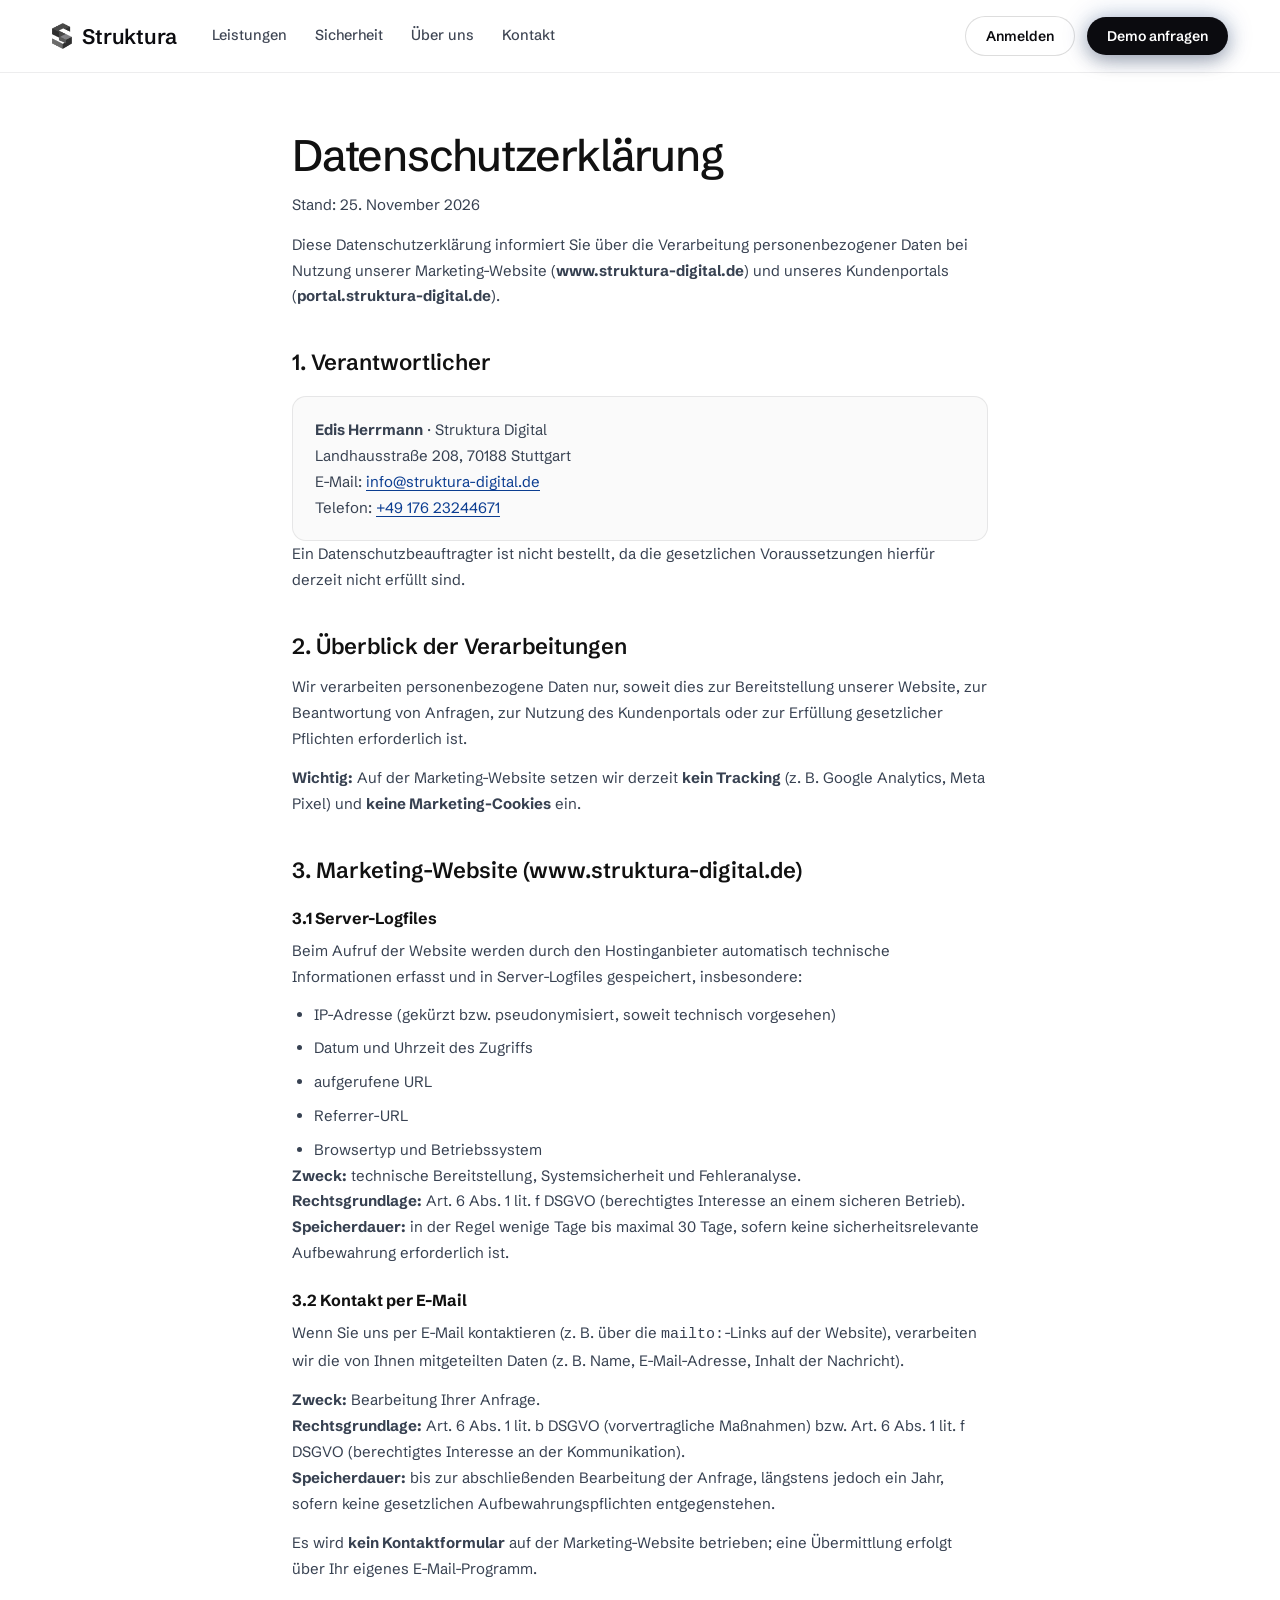
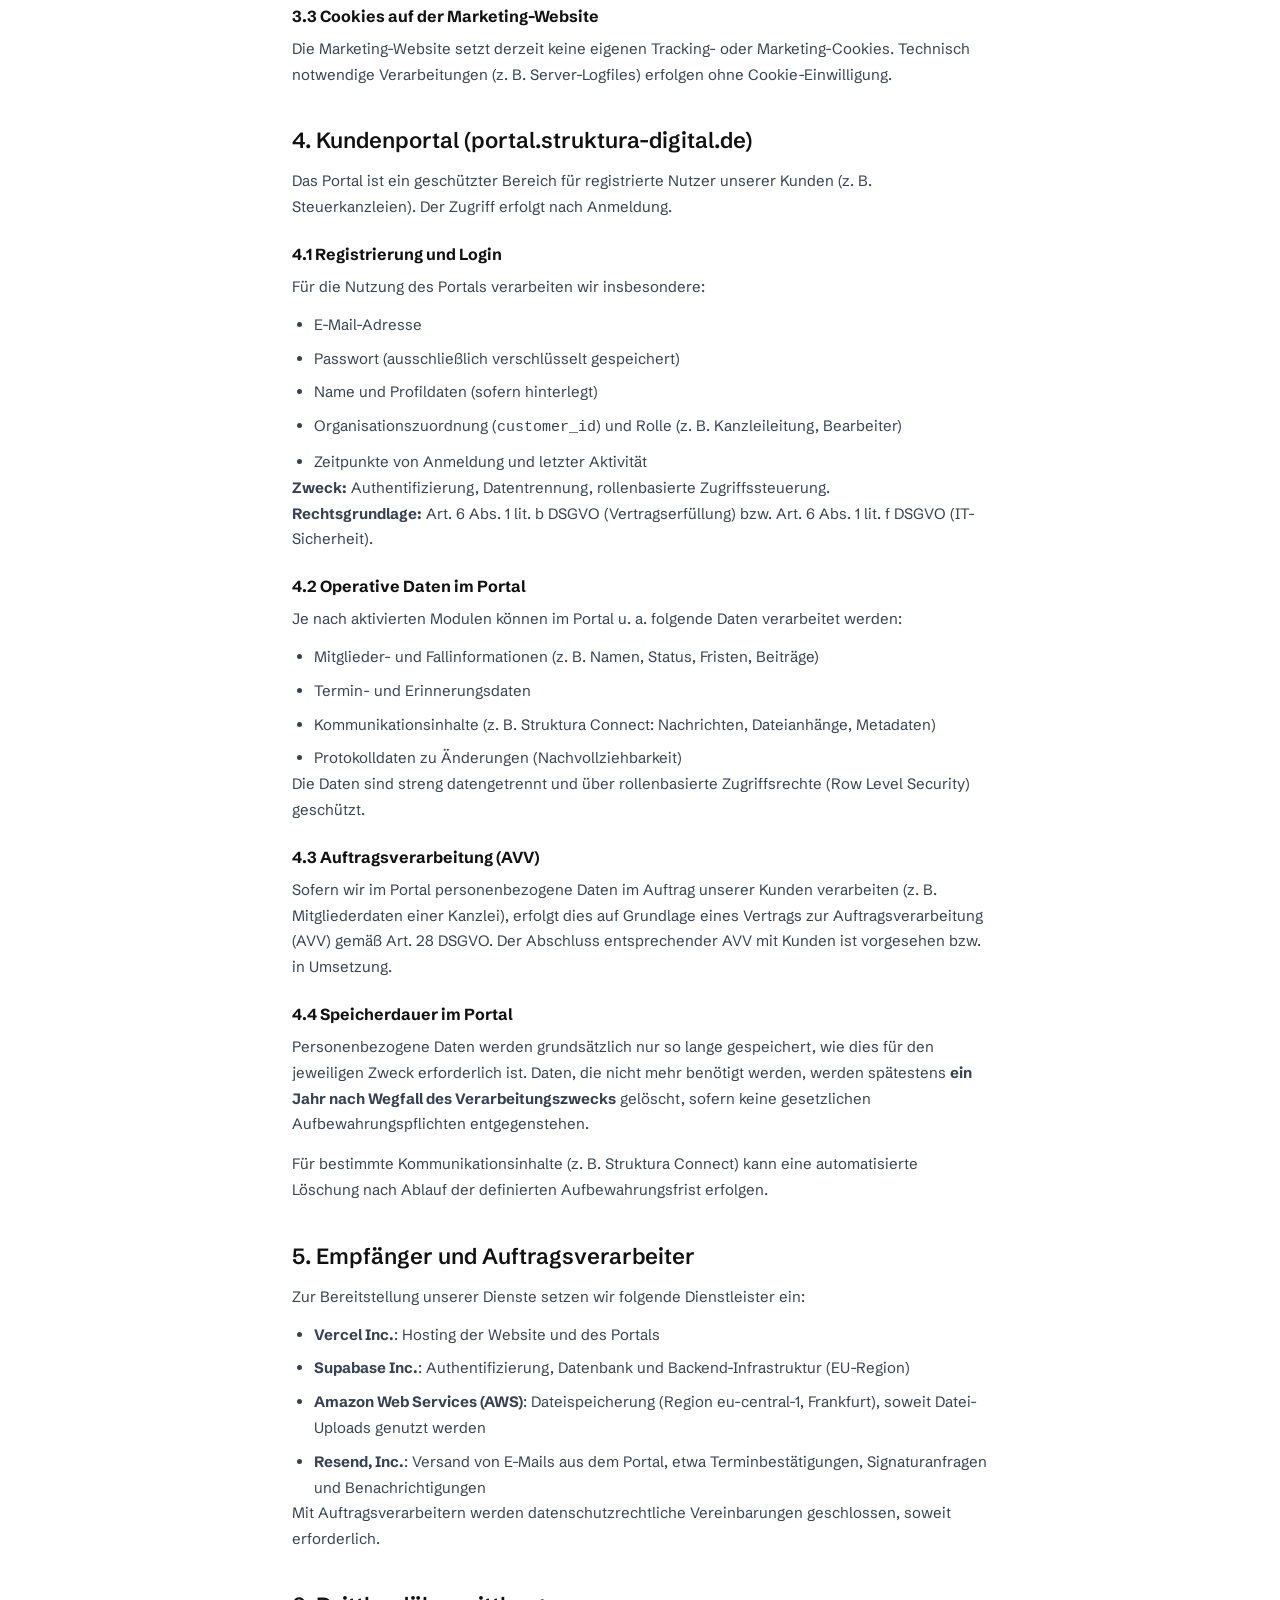
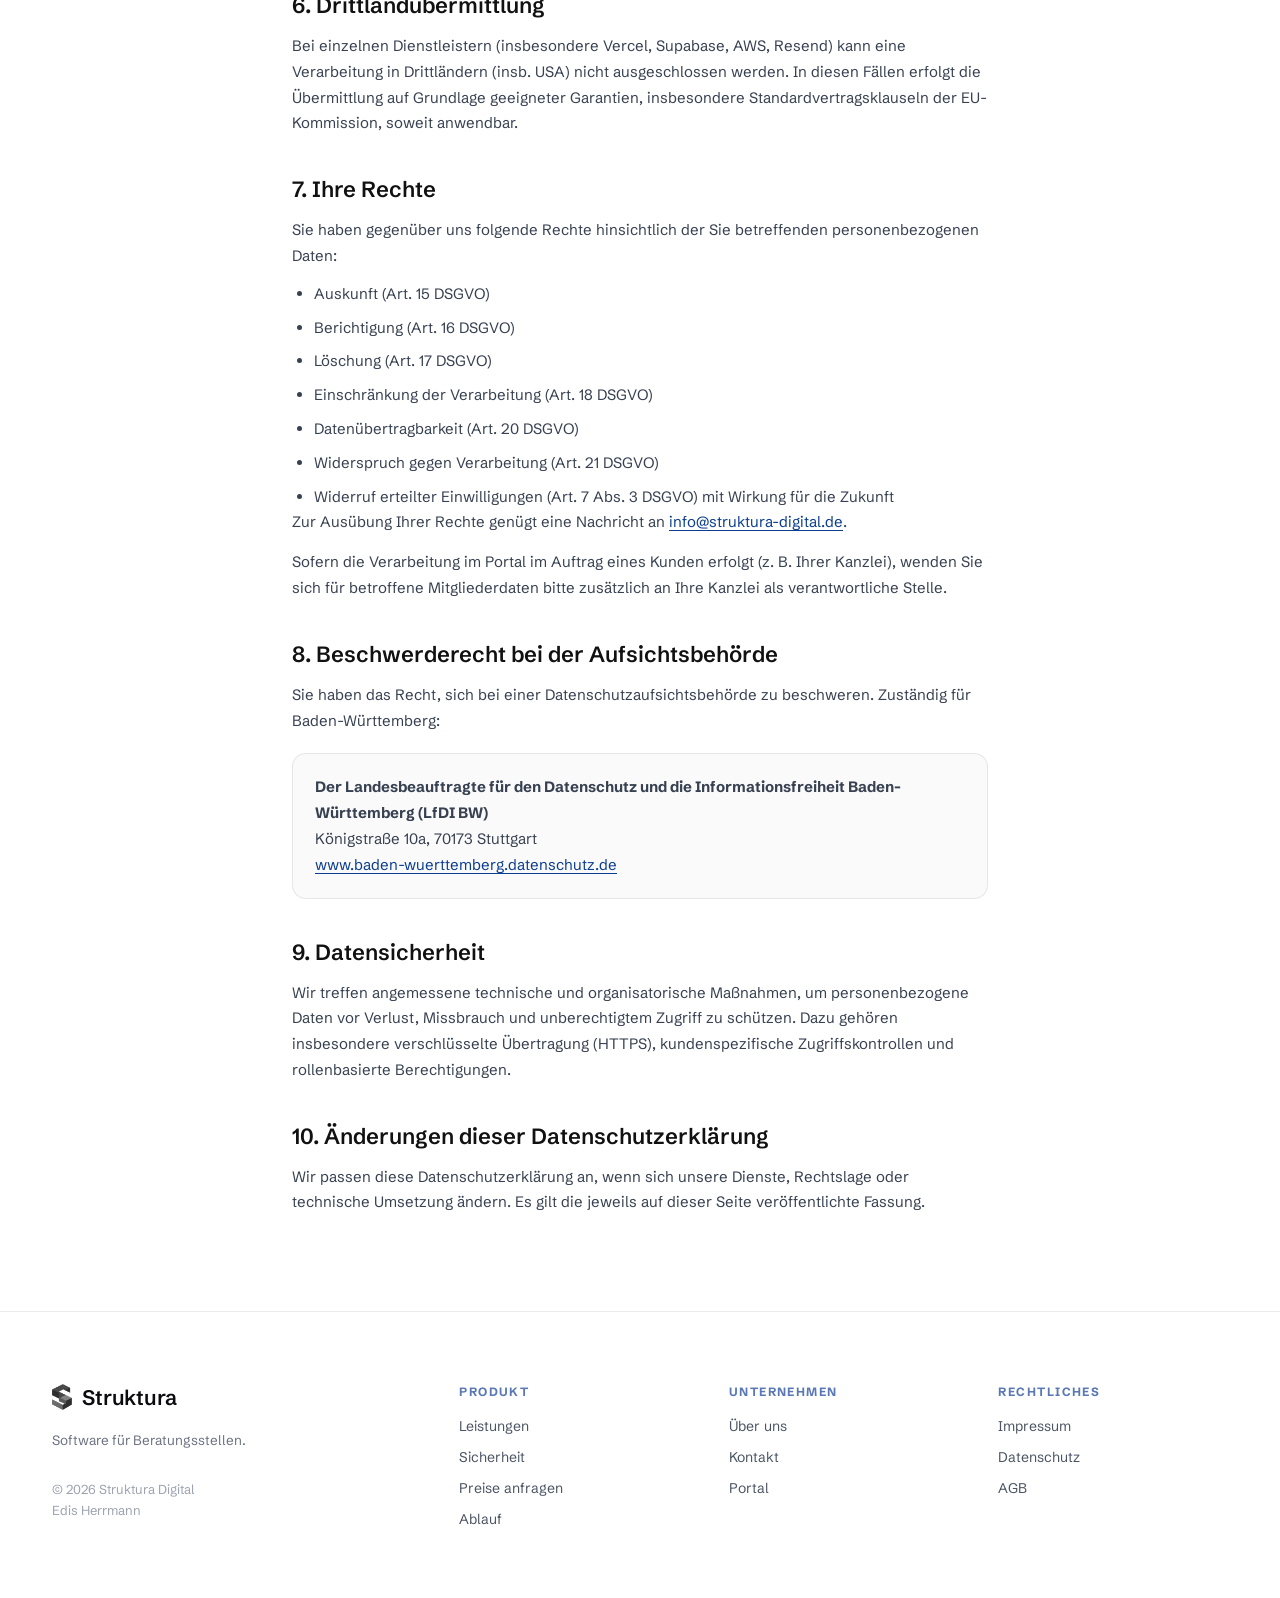
<file: datenschutz.html>
<!doctype html>
<html lang="de">
<head>
<meta charset="utf-8">
<meta name="viewport" content="width=device-width, initial-scale=1">
<title>Datenschutz · Struktura Digital</title>
<meta name="description" content="Datenschutzerklärung für die Website und das Kundenportal von Struktura Digital.">
<link rel="icon" href="/favicon.ico" sizes="any">
<link rel="icon" type="image/png" sizes="32x32" href="assets/favicon-32.png">
<link rel="icon" type="image/png" sizes="512x512" href="assets/favicon-512.png">
<link rel="apple-touch-icon" sizes="180x180" href="assets/favicon-180.png">
<link rel="preload" href="assets/fonts/schibsted-grotesk-latin-wght-normal.woff2" as="font" type="font/woff2" crossorigin>
<link rel="stylesheet" href="styles.css?v=4">
</head>
<body>

<header class="navbar scrolled" id="navbar">
  <div class="navbar-inner">
    <a class="brand" href="index.html">
      <img class="brand-mark" src="assets/struktura-mark.png" alt="" width="20" height="26">
      <span class="brand-name">Struktura</span>
    </a>
    <nav class="nav-links" aria-label="Hauptnavigation">
      <a href="index.html#leistungen">Leistungen</a>
      <a href="sicherheit.html">Sicherheit</a>
      <a href="index.html#vertrauen">Über uns</a>
      <a href="index.html#kontakt">Kontakt</a>
    </nav>
    <div class="nav-actions">
      <a class="btn btn-ghost" href="https://portal.struktura-digital.de/login">Anmelden</a>
      <a class="btn btn-dark" href="index.html#kontakt">Demo anfragen</a>
    </div>
  </div>
</header>

<main class="legal-main">
  <h1>Datenschutzerklärung</h1>
  <p class="legal-updated">Stand: 25. November 2026</p>

  <p>Diese Datenschutzerklärung informiert Sie über die Verarbeitung personenbezogener Daten bei Nutzung unserer Marketing-Website (<strong>www.struktura-digital.de</strong>) und unseres Kundenportals (<strong>portal.struktura-digital.de</strong>).</p>

  <h2>1. Verantwortlicher</h2>
  <div class="legal-box">
    <p>
      <strong>Edis Herrmann</strong> · Struktura Digital<br>
      Landhausstraße 208, 70188 Stuttgart<br>
      E-Mail: <a href="mailto:info@struktura-digital.de">info@struktura-digital.de</a><br>
      Telefon: <a href="tel:+4917623244671">+49 176 23244671</a>
    </p>
  </div>
  <p>Ein Datenschutzbeauftragter ist nicht bestellt, da die gesetzlichen Voraussetzungen hierfür derzeit nicht erfüllt sind.</p>

  <h2>2. Überblick der Verarbeitungen</h2>
  <p>Wir verarbeiten personenbezogene Daten nur, soweit dies zur Bereitstellung unserer Website, zur Beantwortung von Anfragen, zur Nutzung des Kundenportals oder zur Erfüllung gesetzlicher Pflichten erforderlich ist.</p>
  <p><strong>Wichtig:</strong> Auf der Marketing-Website setzen wir derzeit <strong>kein Tracking</strong> (z.&nbsp;B. Google Analytics, Meta Pixel) und <strong>keine Marketing-Cookies</strong> ein.</p>

  <h2>3. Marketing-Website (www.struktura-digital.de)</h2>

  <h3>3.1 Server-Logfiles</h3>
  <p>Beim Aufruf der Website werden durch den Hostinganbieter automatisch technische Informationen erfasst und in Server-Logfiles gespeichert, insbesondere:</p>
  <ul>
    <li>IP-Adresse (gekürzt bzw. pseudonymisiert, soweit technisch vorgesehen)</li>
    <li>Datum und Uhrzeit des Zugriffs</li>
    <li>aufgerufene URL</li>
    <li>Referrer-URL</li>
    <li>Browsertyp und Betriebssystem</li>
  </ul>
  <p><strong>Zweck:</strong> technische Bereitstellung, Systemsicherheit und Fehleranalyse.<br>
  <strong>Rechtsgrundlage:</strong> Art. 6 Abs. 1 lit. f DSGVO (berechtigtes Interesse an einem sicheren Betrieb).<br>
  <strong>Speicherdauer:</strong> in der Regel wenige Tage bis maximal 30 Tage, sofern keine sicherheitsrelevante Aufbewahrung erforderlich ist.</p>

  <h3>3.2 Kontakt per E-Mail</h3>
  <p>Wenn Sie uns per E-Mail kontaktieren (z.&nbsp;B. über die <code>mailto:</code>-Links auf der Website), verarbeiten wir die von Ihnen mitgeteilten Daten (z.&nbsp;B. Name, E-Mail-Adresse, Inhalt der Nachricht).</p>
  <p><strong>Zweck:</strong> Bearbeitung Ihrer Anfrage.<br>
  <strong>Rechtsgrundlage:</strong> Art. 6 Abs. 1 lit. b DSGVO (vorvertragliche Maßnahmen) bzw. Art. 6 Abs. 1 lit. f DSGVO (berechtigtes Interesse an der Kommunikation).<br>
  <strong>Speicherdauer:</strong> bis zur abschließenden Bearbeitung der Anfrage, längstens jedoch ein Jahr, sofern keine gesetzlichen Aufbewahrungspflichten entgegenstehen.</p>
  <p>Es wird <strong>kein Kontaktformular</strong> auf der Marketing-Website betrieben; eine Übermittlung erfolgt über Ihr eigenes E-Mail-Programm.</p>

  <h3>3.3 Cookies auf der Marketing-Website</h3>
  <p>Die Marketing-Website setzt derzeit keine eigenen Tracking- oder Marketing-Cookies. Technisch notwendige Verarbeitungen (z.&nbsp;B. Server-Logfiles) erfolgen ohne Cookie-Einwilligung.</p>

  <h2>4. Kundenportal (portal.struktura-digital.de)</h2>
  <p>Das Portal ist ein geschützter Bereich für registrierte Nutzer unserer Kunden (z.&nbsp;B. Steuerkanzleien). Der Zugriff erfolgt nach Anmeldung.</p>

  <h3>4.1 Registrierung und Login</h3>
  <p>Für die Nutzung des Portals verarbeiten wir insbesondere:</p>
  <ul>
    <li>E-Mail-Adresse</li>
    <li>Passwort (ausschließlich verschlüsselt gespeichert)</li>
    <li>Name und Profildaten (sofern hinterlegt)</li>
    <li>Organisationszuordnung (<code>customer_id</code>) und Rolle (z.&nbsp;B. Kanzleileitung, Bearbeiter)</li>
    <li>Zeitpunkte von Anmeldung und letzter Aktivität</li>
  </ul>
  <p><strong>Zweck:</strong> Authentifizierung, Datentrennung, rollenbasierte Zugriffssteuerung.<br>
  <strong>Rechtsgrundlage:</strong> Art. 6 Abs. 1 lit. b DSGVO (Vertragserfüllung) bzw. Art. 6 Abs. 1 lit. f DSGVO (IT-Sicherheit).</p>

  <h3>4.2 Operative Daten im Portal</h3>
  <p>Je nach aktivierten Modulen können im Portal u.&nbsp;a. folgende Daten verarbeitet werden:</p>
  <ul>
    <li>Mitglieder- und Fallinformationen (z.&nbsp;B. Namen, Status, Fristen, Beiträge)</li>
    <li>Termin- und Erinnerungsdaten</li>
    <li>Kommunikationsinhalte (z.&nbsp;B. Struktura Connect: Nachrichten, Dateianhänge, Metadaten)</li>
    <li>Protokolldaten zu Änderungen (Nachvollziehbarkeit)</li>
  </ul>
  <p>Die Daten sind streng datengetrennt und über rollenbasierte Zugriffsrechte (Row Level Security) geschützt.</p>

  <h3>4.3 Auftragsverarbeitung (AVV)</h3>
  <p>Sofern wir im Portal personenbezogene Daten im Auftrag unserer Kunden verarbeiten (z.&nbsp;B. Mitgliederdaten einer Kanzlei), erfolgt dies auf Grundlage eines Vertrags zur Auftragsverarbeitung (AVV) gemäß Art. 28 DSGVO. Der Abschluss entsprechender AVV mit Kunden ist vorgesehen bzw. in Umsetzung.</p>

  <h3>4.4 Speicherdauer im Portal</h3>
  <p>Personenbezogene Daten werden grundsätzlich nur so lange gespeichert, wie dies für den jeweiligen Zweck erforderlich ist. Daten, die nicht mehr benötigt werden, werden spätestens <strong>ein Jahr nach Wegfall des Verarbeitungszwecks</strong> gelöscht, sofern keine gesetzlichen Aufbewahrungspflichten entgegenstehen.</p>
  <p>Für bestimmte Kommunikationsinhalte (z.&nbsp;B. Struktura Connect) kann eine automatisierte Löschung nach Ablauf der definierten Aufbewahrungsfrist erfolgen.</p>

  <h2>5. Empfänger und Auftragsverarbeiter</h2>
  <p>Zur Bereitstellung unserer Dienste setzen wir folgende Dienstleister ein:</p>
  <ul>
    <li><strong>Vercel Inc.</strong>: Hosting der Website und des Portals</li>
    <li><strong>Supabase Inc.</strong>: Authentifizierung, Datenbank und Backend-Infrastruktur (EU-Region)</li>
    <li><strong>Amazon Web Services (AWS)</strong>: Dateispeicherung (Region eu-central-1, Frankfurt), soweit Datei-Uploads genutzt werden</li>
    <li><strong>Resend, Inc.</strong>: Versand von E-Mails aus dem Portal, etwa Terminbestätigungen, Signaturanfragen und Benachrichtigungen</li>
  </ul>
  <p>Mit Auftragsverarbeitern werden datenschutzrechtliche Vereinbarungen geschlossen, soweit erforderlich.</p>

  <h2>6. Drittlandübermittlung</h2>
  <p>Bei einzelnen Dienstleistern (insbesondere Vercel, Supabase, AWS, Resend) kann eine Verarbeitung in Drittländern (insb. USA) nicht ausgeschlossen werden. In diesen Fällen erfolgt die Übermittlung auf Grundlage geeigneter Garantien, insbesondere Standardvertragsklauseln der EU-Kommission, soweit anwendbar.</p>

  <h2>7. Ihre Rechte</h2>
  <p>Sie haben gegenüber uns folgende Rechte hinsichtlich der Sie betreffenden personenbezogenen Daten:</p>
  <ul>
    <li>Auskunft (Art. 15 DSGVO)</li>
    <li>Berichtigung (Art. 16 DSGVO)</li>
    <li>Löschung (Art. 17 DSGVO)</li>
    <li>Einschränkung der Verarbeitung (Art. 18 DSGVO)</li>
    <li>Datenübertragbarkeit (Art. 20 DSGVO)</li>
    <li>Widerspruch gegen Verarbeitung (Art. 21 DSGVO)</li>
    <li>Widerruf erteilter Einwilligungen (Art. 7 Abs. 3 DSGVO) mit Wirkung für die Zukunft</li>
  </ul>
  <p>Zur Ausübung Ihrer Rechte genügt eine Nachricht an <a href="mailto:info@struktura-digital.de">info@struktura-digital.de</a>.</p>
  <p>Sofern die Verarbeitung im Portal im Auftrag eines Kunden erfolgt (z.&nbsp;B. Ihrer Kanzlei), wenden Sie sich für betroffene Mitgliederdaten bitte zusätzlich an Ihre Kanzlei als verantwortliche Stelle.</p>

  <h2>8. Beschwerderecht bei der Aufsichtsbehörde</h2>
  <p>Sie haben das Recht, sich bei einer Datenschutzaufsichtsbehörde zu beschweren. Zuständig für Baden-Württemberg:</p>
  <div class="legal-box">
    <p>
      <strong>Der Landesbeauftragte für den Datenschutz und die Informationsfreiheit Baden-Württemberg (LfDI BW)</strong><br>
      Königstraße 10a, 70173 Stuttgart<br>
      <a href="https://www.baden-wuerttemberg.datenschutz.de" target="_blank" rel="noopener noreferrer">www.baden-wuerttemberg.datenschutz.de</a>
    </p>
  </div>

  <h2>9. Datensicherheit</h2>
  <p>Wir treffen angemessene technische und organisatorische Maßnahmen, um personenbezogene Daten vor Verlust, Missbrauch und unberechtigtem Zugriff zu schützen. Dazu gehören insbesondere verschlüsselte Übertragung (HTTPS), kundenspezifische Zugriffskontrollen und rollenbasierte Berechtigungen.</p>

  <h2>10. Änderungen dieser Datenschutzerklärung</h2>
  <p>Wir passen diese Datenschutzerklärung an, wenn sich unsere Dienste, Rechtslage oder technische Umsetzung ändern. Es gilt die jeweils auf dieser Seite veröffentlichte Fassung.</p>
</main>

<footer class="footer">
  <div class="footer-inner">
    <div class="footer-brand">
      <a class="brand" href="index.html">
        <img class="brand-mark" src="assets/struktura-mark.png" alt="" width="20" height="26">
        <span class="brand-name">Struktura</span>
      </a>
      <p class="footer-tag">Software für Beratungsstellen.</p>
      <p class="footer-copy">© 2026 Struktura Digital<br>Edis Herrmann</p>
    </div>
    <div class="footer-col">
      <p class="footer-h">Produkt</p>
      <ul><li><a href="index.html#leistungen">Leistungen</a></li><li><a href="sicherheit.html">Sicherheit</a></li><li><a href="index.html#kontakt">Preise anfragen</a></li><li><a href="index.html#prozess">Ablauf</a></li></ul>
    </div>
    <div class="footer-col">
      <p class="footer-h">Unternehmen</p>
      <ul><li><a href="index.html#vertrauen">Über uns</a></li><li><a href="index.html#kontakt">Kontakt</a></li><li><a href="https://portal.struktura-digital.de/login">Portal</a></li></ul>
    </div>
    <div class="footer-col">
      <p class="footer-h">Rechtliches</p>
      <ul><li><a href="impressum.html">Impressum</a></li><li><a href="datenschutz.html">Datenschutz</a></li><li><a href="agb.html">AGB</a></li></ul>
    </div>
  </div>
</footer>

</body>
</html>
</file>
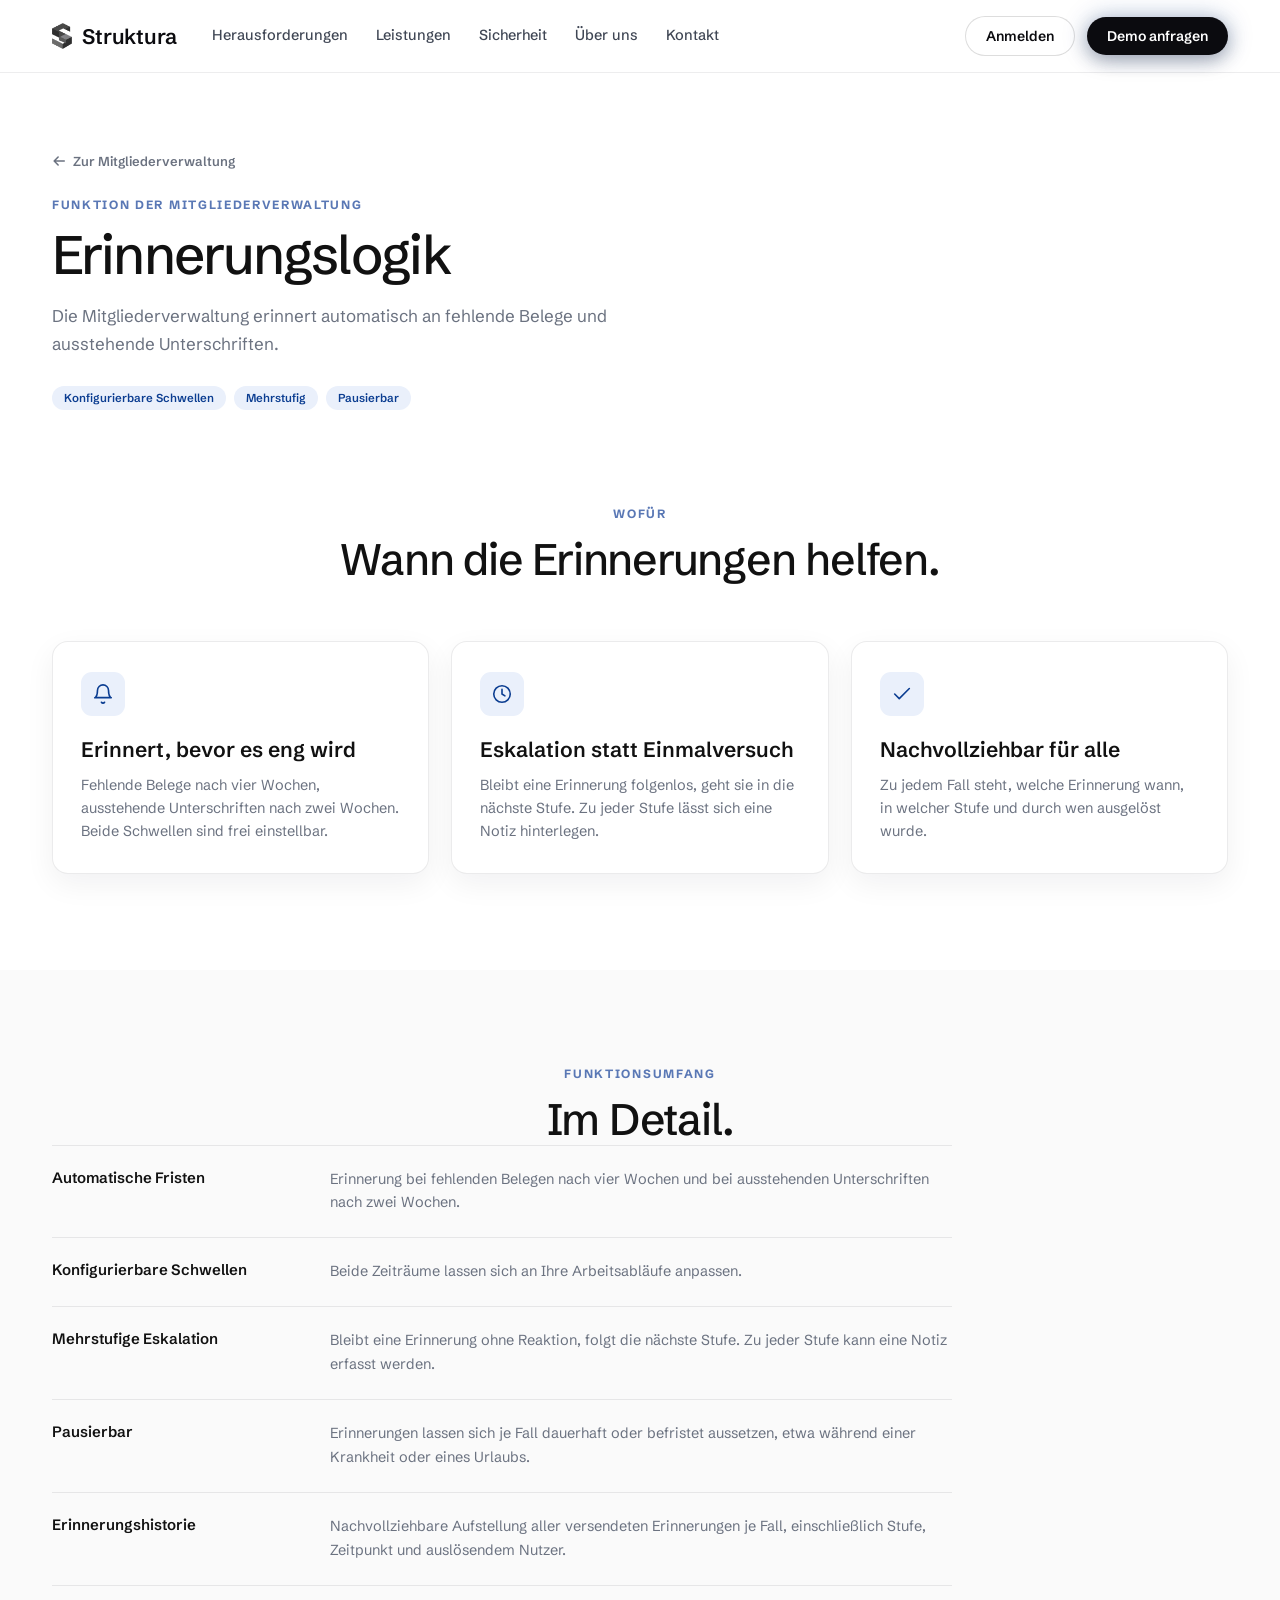
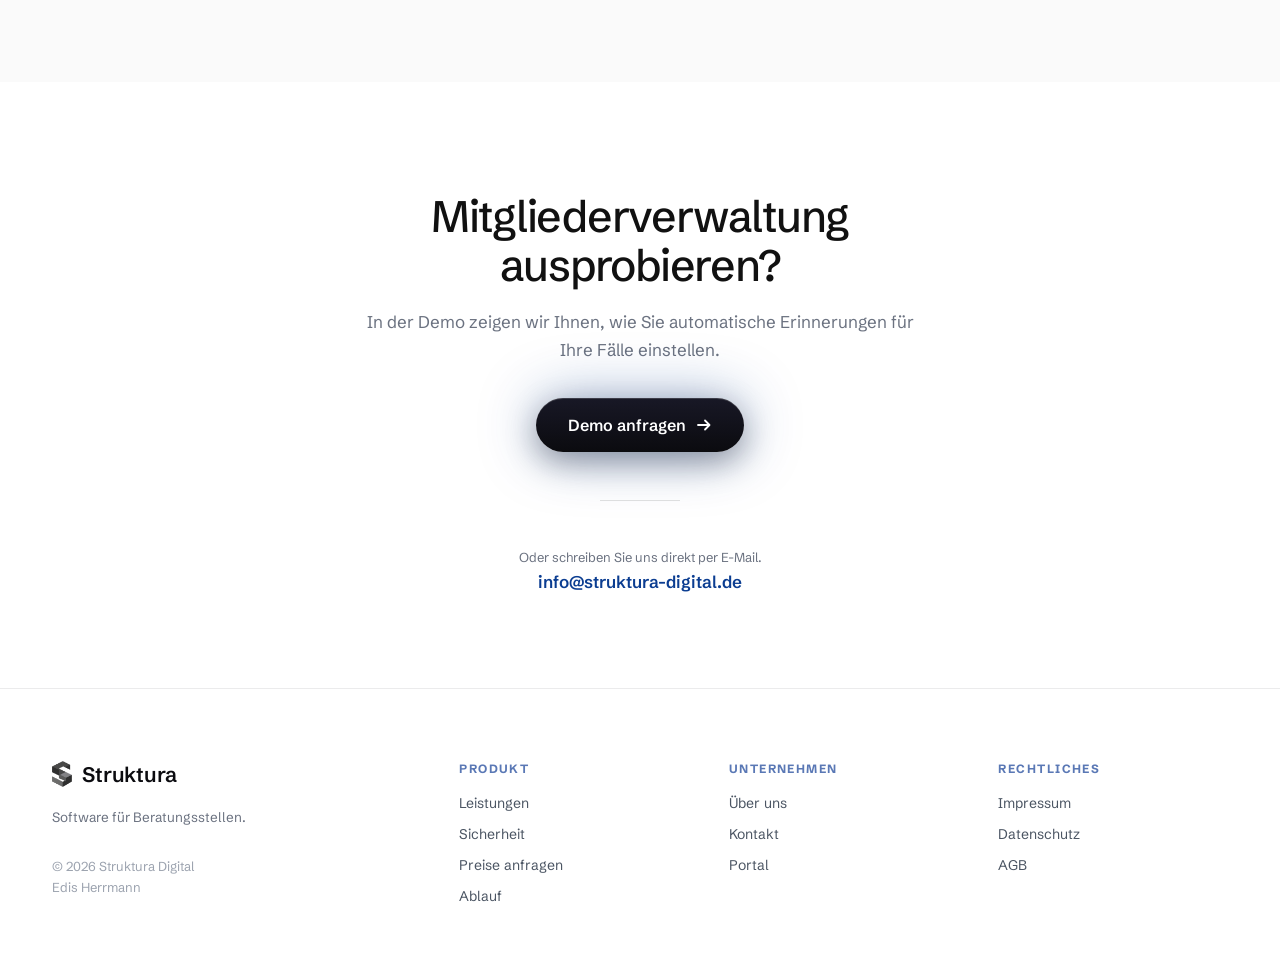
<file: erinnerungslogik.html>
<!doctype html>
<html lang="de">
<head>
<meta charset="utf-8">
<meta name="viewport" content="width=device-width, initial-scale=1">
<title>Erinnerungslogik · Struktura Digital</title>
<meta name="description" content="Die Mitgliederverwaltung erinnert automatisch an fehlende Belege und ausstehende Unterschriften.">
<link rel="icon" href="/favicon.ico" sizes="any">
<link rel="icon" type="image/png" sizes="32x32" href="assets/favicon-32.png">
<link rel="icon" type="image/png" sizes="512x512" href="assets/favicon-512.png">
<link rel="apple-touch-icon" sizes="180x180" href="assets/favicon-180.png">
<link rel="preload" href="assets/fonts/schibsted-grotesk-latin-wght-normal.woff2" as="font" type="font/woff2" crossorigin>
<link rel="stylesheet" href="styles.css?v=4">
</head>
<body>

<header class="navbar scrolled" id="navbar">
  <div class="navbar-inner">
    <a class="brand" href="index.html">
      <img class="brand-mark" src="assets/struktura-mark.png" alt="" width="20" height="26">
      <span class="brand-name">Struktura</span>
    </a>
    <nav class="nav-links" aria-label="Hauptnavigation">
      <a href="index.html#herausforderungen">Herausforderungen</a>
      <a href="index.html#leistungen">Leistungen</a>
      <a href="sicherheit.html">Sicherheit</a>
      <a href="index.html#vertrauen">Über uns</a>
      <a href="index.html#kontakt">Kontakt</a>
    </nav>
    <div class="nav-actions">
      <a class="btn btn-ghost" href="https://portal.struktura-digital.de/login">Anmelden</a>
      <a class="btn btn-dark" href="index.html#kontakt">Demo anfragen</a>
    </div>
  </div>
</header>

<main>
  <div class="mod-hero">
    <a class="mod-back" href="mitgliederverwaltung.html"><svg viewBox="0 0 16 16" aria-hidden="true"><path d="M14 8H3M7 3.5 2.5 8 7 12.5" fill="none" stroke="currentColor" stroke-width="1.8" stroke-linecap="round" stroke-linejoin="round"/></svg>Zur Mitgliederverwaltung</a>
    <p class="overline">Funktion der Mitgliederverwaltung</p>
    <h1>Erinnerungslogik</h1>
    <p class="sect-lead">Die Mitgliederverwaltung erinnert automatisch an fehlende Belege und ausstehende Unterschriften.</p>
    <div class="mod-tags"><span>Konfigurierbare Schwellen</span><span>Mehrstufig</span><span>Pausierbar</span></div>
  </div>

  <section class="sect">
    <div class="sect-inner">
      <div class="sect-head">
        <p class="overline">Wofür</p>
        <h2 class="sect-h2">Wann die Erinnerungen helfen.</h2>
      </div>
      <div class="card-grid card-grid-3">
        <article class="feat-card">
          <span class="feat-ico">
            <svg viewBox="0 0 24 24" fill="none" stroke="currentColor" stroke-width="1.75" stroke-linecap="round" stroke-linejoin="round"><path d="M18 8a6 6 0 0 0-12 0c0 7-3 8-3 8h18s-3-1-3-8"/><path d="M13.7 21a2 2 0 0 1-3.4 0"/></svg>
          </span>
          <h3>Erinnert, bevor es eng wird</h3>
          <p>Fehlende Belege nach vier Wochen, ausstehende Unterschriften nach zwei Wochen. Beide Schwellen sind frei einstellbar.</p>
        </article>
        <article class="feat-card">
          <span class="feat-ico">
            <svg viewBox="0 0 24 24" fill="none" stroke="currentColor" stroke-width="1.75" stroke-linecap="round" stroke-linejoin="round"><circle cx="12" cy="12" r="9"/><path d="M12 7v5l3.2 2"/></svg>
          </span>
          <h3>Eskalation statt Einmalversuch</h3>
          <p>Bleibt eine Erinnerung folgenlos, geht sie in die nächste Stufe. Zu jeder Stufe lässt sich eine Notiz hinterlegen.</p>
        </article>
        <article class="feat-card">
          <span class="feat-ico">
            <svg viewBox="0 0 24 24" fill="none" stroke="currentColor" stroke-width="1.75" stroke-linecap="round" stroke-linejoin="round"><path d="M20 6 9 17l-5-5"/></svg>
          </span>
          <h3>Nachvollziehbar für alle</h3>
          <p>Zu jedem Fall steht, welche Erinnerung wann, in welcher Stufe und durch wen ausgelöst wurde.</p>
        </article>
      </div>
    </div>
  </section>

  <section class="sect sect-tint">
    <div class="sect-inner">
      <div class="sect-head">
        <p class="overline">Funktionsumfang</p>
        <h2 class="sect-h2">Im Detail.</h2>
      </div>
      <dl class="spec-list">
        <div class="spec-row"><dt>Automatische Fristen</dt><dd>Erinnerung bei fehlenden Belegen nach vier Wochen und bei ausstehenden Unterschriften nach zwei Wochen.</dd></div>
        <div class="spec-row"><dt>Konfigurierbare Schwellen</dt><dd>Beide Zeiträume lassen sich an Ihre Arbeitsabläufe anpassen.</dd></div>
        <div class="spec-row"><dt>Mehrstufige Eskalation</dt><dd>Bleibt eine Erinnerung ohne Reaktion, folgt die nächste Stufe. Zu jeder Stufe kann eine Notiz erfasst werden.</dd></div>
        <div class="spec-row"><dt>Pausierbar</dt><dd>Erinnerungen lassen sich je Fall dauerhaft oder befristet aussetzen, etwa während einer Krankheit oder eines Urlaubs.</dd></div>
        <div class="spec-row"><dt>Erinnerungshistorie</dt><dd>Nachvollziehbare Aufstellung aller versendeten Erinnerungen je Fall, einschließlich Stufe, Zeitpunkt und auslösendem Nutzer.</dd></div>
      </dl>
    </div>
  </section>

  <section class="sect cta-sect" id="kontakt">
    <div class="sect-inner cta-inner">
      <h2 class="sect-h2">Mitgliederverwaltung ausprobieren?</h2>
      <p class="sect-lead">In der Demo zeigen wir Ihnen, wie Sie automatische Erinnerungen für Ihre Fälle einstellen.</p>
      <a class="btn btn-cta" href="mailto:info@struktura-digital.de?subject=Demo%20Mitgliederverwaltung">
        Demo anfragen
        <svg viewBox="0 0 16 16" aria-hidden="true"><path d="M2 8h11M9 3.5 13.5 8 9 12.5" fill="none" stroke="currentColor" stroke-width="1.8" stroke-linecap="round" stroke-linejoin="round"/></svg>
      </a>
      <div class="cta-divider"></div>
      <p class="cta-or">Oder schreiben Sie uns direkt per E-Mail.</p>
      <a class="cta-mail" href="mailto:info@struktura-digital.de">info@struktura-digital.de</a>
    </div>
  </section>
</main>

<footer class="footer">
  <div class="footer-inner">
    <div class="footer-brand">
      <a class="brand" href="index.html#hero">
        <img class="brand-mark" src="assets/struktura-mark.png" alt="" width="20" height="26">
        <span class="brand-name">Struktura</span>
      </a>
      <p class="footer-tag">Software für Beratungsstellen.</p>
      <p class="footer-copy">© 2026 Struktura Digital<br>Edis Herrmann</p>
    </div>
    <div class="footer-col">
      <p class="footer-h">Produkt</p>
      <ul><li><a href="index.html#leistungen">Leistungen</a></li><li><a href="sicherheit.html">Sicherheit</a></li><li><a href="index.html#kontakt">Preise anfragen</a></li><li><a href="index.html#prozess">Ablauf</a></li></ul>
    </div>
    <div class="footer-col">
      <p class="footer-h">Unternehmen</p>
      <ul><li><a href="index.html#vertrauen">Über uns</a></li><li><a href="index.html#kontakt">Kontakt</a></li><li><a href="https://portal.struktura-digital.de/login">Portal</a></li></ul>
    </div>
    <div class="footer-col">
      <p class="footer-h">Rechtliches</p>
      <ul><li><a href="impressum.html">Impressum</a></li><li><a href="datenschutz.html">Datenschutz</a></li><li><a href="agb.html">AGB</a></li></ul>
    </div>
  </div>
</footer>

</body>
</html>
</file>
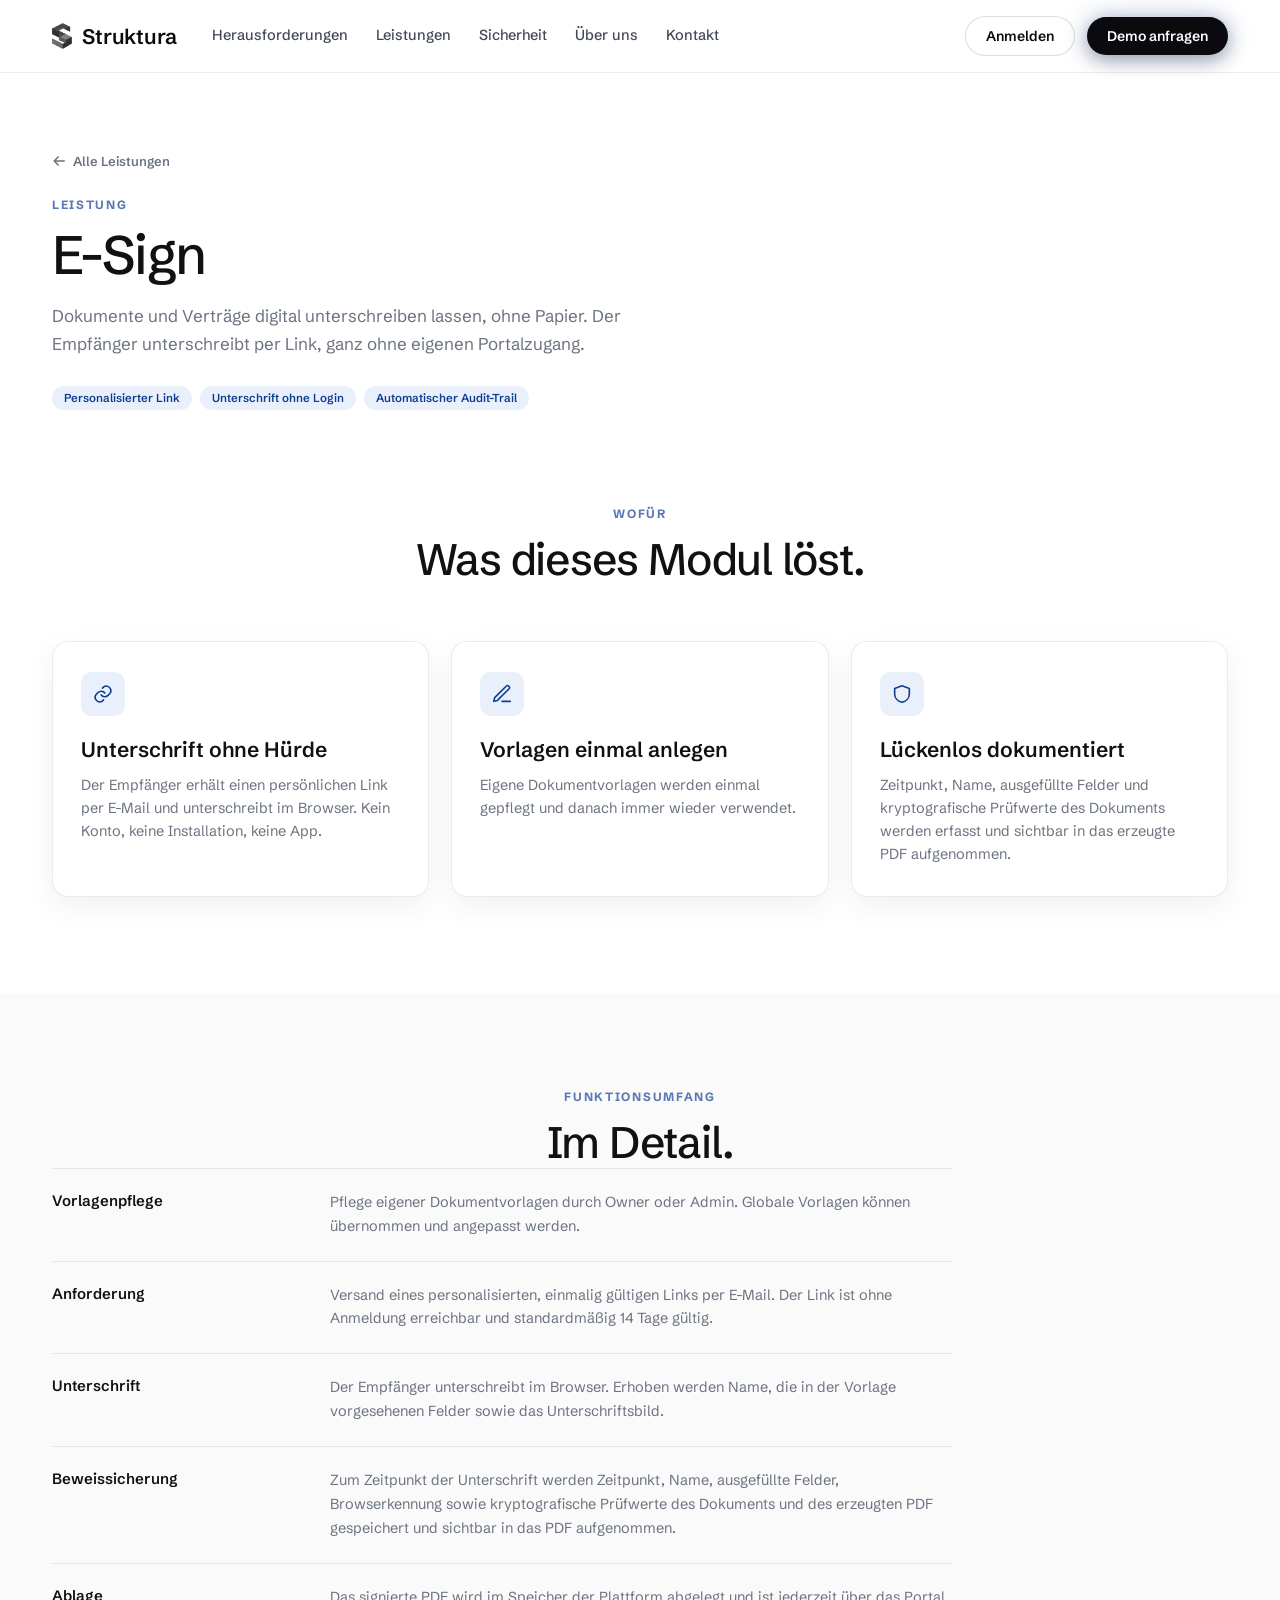
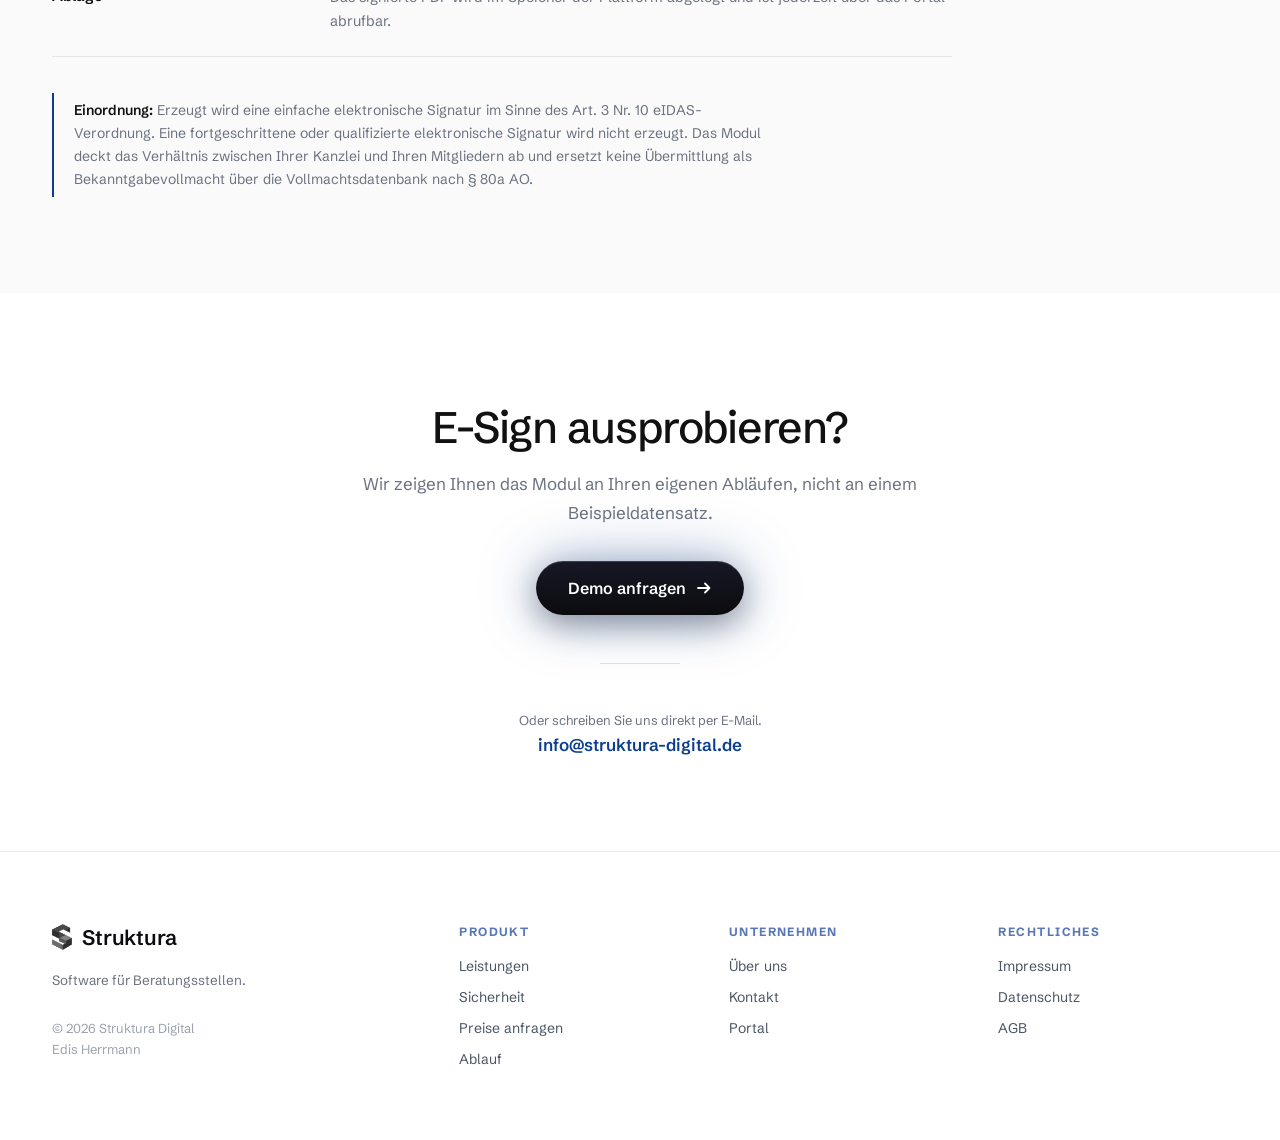
<file: esign.html>
<!doctype html>
<html lang="de">
<head>
<meta charset="utf-8">
<meta name="viewport" content="width=device-width, initial-scale=1">
<title>E-Sign · Struktura Digital</title>
<meta name="description" content="Dokumente und Verträge digital unterschreiben lassen, ohne Papier. Der Empfänger unterschreibt per Link, ganz ohne eigenen Portalzugang.">
<link rel="icon" href="/favicon.ico" sizes="any">
<link rel="icon" type="image/png" sizes="32x32" href="assets/favicon-32.png">
<link rel="icon" type="image/png" sizes="512x512" href="assets/favicon-512.png">
<link rel="apple-touch-icon" sizes="180x180" href="assets/favicon-180.png">
<link rel="preload" href="assets/fonts/schibsted-grotesk-latin-wght-normal.woff2" as="font" type="font/woff2" crossorigin>
<link rel="stylesheet" href="styles.css?v=4">
</head>
<body>

<header class="navbar scrolled" id="navbar">
  <div class="navbar-inner">
    <a class="brand" href="index.html">
      <img class="brand-mark" src="assets/struktura-mark.png" alt="" width="20" height="26">
      <span class="brand-name">Struktura</span>
    </a>
    <nav class="nav-links" aria-label="Hauptnavigation">
      <a href="index.html#herausforderungen">Herausforderungen</a>
      <a href="index.html#leistungen">Leistungen</a>
      <a href="sicherheit.html">Sicherheit</a>
      <a href="index.html#vertrauen">Über uns</a>
      <a href="index.html#kontakt">Kontakt</a>
    </nav>
    <div class="nav-actions">
      <a class="btn btn-ghost" href="https://portal.struktura-digital.de/login">Anmelden</a>
      <a class="btn btn-dark" href="index.html#kontakt">Demo anfragen</a>
    </div>
  </div>
</header>

<main>
  <div class="mod-hero">
    <a class="mod-back" href="index.html#leistungen"><svg viewBox="0 0 16 16" aria-hidden="true"><path d="M14 8H3M7 3.5 2.5 8 7 12.5" fill="none" stroke="currentColor" stroke-width="1.8" stroke-linecap="round" stroke-linejoin="round"/></svg>Alle Leistungen</a>
    <p class="overline">Leistung</p>
    <h1>E-Sign</h1>
    <p class="sect-lead">Dokumente und Verträge digital unterschreiben lassen, ohne Papier. Der Empfänger unterschreibt per Link, ganz ohne eigenen Portalzugang.</p>
    <div class="mod-tags"><span>Personalisierter Link</span><span>Unterschrift ohne Login</span><span>Automatischer Audit-Trail</span></div>
  </div>

  <section class="sect">
    <div class="sect-inner">
      <div class="sect-head">
        <p class="overline">Wofür</p>
        <h2 class="sect-h2">Was dieses Modul löst.</h2>
      </div>
      <div class="card-grid card-grid-3">
        <article class="feat-card">
          <span class="feat-ico">
            <svg viewBox="0 0 24 24" fill="none" stroke="currentColor" stroke-width="1.75" stroke-linecap="round" stroke-linejoin="round"><path d="M10 13a5 5 0 0 0 7.5.5l2-2A5 5 0 0 0 12.5 4.5l-1.1 1.1"/><path d="M14 11a5 5 0 0 0-7.5-.5l-2 2A5 5 0 0 0 11.5 19.5l1.1-1.1"/></svg>
          </span>
          <h3>Unterschrift ohne Hürde</h3>
          <p>Der Empfänger erhält einen persönlichen Link per E-Mail und unterschreibt im Browser. Kein Konto, keine Installation, keine App.</p>
        </article>
        <article class="feat-card">
          <span class="feat-ico">
            <svg viewBox="0 0 24 24" fill="none" stroke="currentColor" stroke-width="1.75" stroke-linecap="round" stroke-linejoin="round"><path d="M12 20h9"/><path d="M16.5 3.5a2.1 2.1 0 0 1 3 3L7 19l-4 1 1-4 12.5-12.5Z"/></svg>
          </span>
          <h3>Vorlagen einmal anlegen</h3>
          <p>Eigene Dokumentvorlagen werden einmal gepflegt und danach immer wieder verwendet.</p>
        </article>
        <article class="feat-card">
          <span class="feat-ico">
            <svg viewBox="0 0 24 24" fill="none" stroke="currentColor" stroke-width="1.75" stroke-linecap="round" stroke-linejoin="round"><path d="M12 3 4 6v6c0 4.4 3.2 8.1 8 9 4.8-.9 8-4.6 8-9V6l-8-3Z"/></svg>
          </span>
          <h3>Lückenlos dokumentiert</h3>
          <p>Zeitpunkt, Name, ausgefüllte Felder und kryptografische Prüfwerte des Dokuments werden erfasst und sichtbar in das erzeugte PDF aufgenommen.</p>
        </article>
      </div>
    </div>
  </section>

  <section class="sect sect-tint">
    <div class="sect-inner">
      <div class="sect-head">
        <p class="overline">Funktionsumfang</p>
        <h2 class="sect-h2">Im Detail.</h2>
      </div>
      <dl class="spec-list">
        <div class="spec-row"><dt>Vorlagenpflege</dt><dd>Pflege eigener Dokumentvorlagen durch Owner oder Admin. Globale Vorlagen können übernommen und angepasst werden.</dd></div>
        <div class="spec-row"><dt>Anforderung</dt><dd>Versand eines personalisierten, einmalig gültigen Links per E-Mail. Der Link ist ohne Anmeldung erreichbar und standardmäßig 14 Tage gültig.</dd></div>
        <div class="spec-row"><dt>Unterschrift</dt><dd>Der Empfänger unterschreibt im Browser. Erhoben werden Name, die in der Vorlage vorgesehenen Felder sowie das Unterschriftsbild.</dd></div>
        <div class="spec-row"><dt>Beweissicherung</dt><dd>Zum Zeitpunkt der Unterschrift werden Zeitpunkt, Name, ausgefüllte Felder, Browserkennung sowie kryptografische Prüfwerte des Dokuments und des erzeugten PDF gespeichert und sichtbar in das PDF aufgenommen.</dd></div>
        <div class="spec-row"><dt>Ablage</dt><dd>Das signierte PDF wird im Speicher der Plattform abgelegt und ist jederzeit über das Portal abrufbar.</dd></div>
      </dl>
      <p class="mod-note"><strong>Einordnung:</strong> Erzeugt wird eine einfache elektronische Signatur im Sinne des Art. 3 Nr. 10 eIDAS-Verordnung. Eine fortgeschrittene oder qualifizierte elektronische Signatur wird nicht erzeugt. Das Modul deckt das Verhältnis zwischen Ihrer Kanzlei und Ihren Mitgliedern ab und ersetzt keine Übermittlung als Bekanntgabevollmacht über die Vollmachtsdatenbank nach § 80a AO.</p>
    </div>
  </section>

  <section class="sect cta-sect" id="kontakt">
    <div class="sect-inner cta-inner">
      <h2 class="sect-h2">E-Sign ausprobieren?</h2>
      <p class="sect-lead">Wir zeigen Ihnen das Modul an Ihren eigenen Abläufen, nicht an einem Beispieldatensatz.</p>
      <a class="btn btn-cta" href="mailto:info@struktura-digital.de?subject=Demo%20E-Sign">
        Demo anfragen
        <svg viewBox="0 0 16 16" aria-hidden="true"><path d="M2 8h11M9 3.5 13.5 8 9 12.5" fill="none" stroke="currentColor" stroke-width="1.8" stroke-linecap="round" stroke-linejoin="round"/></svg>
      </a>
      <div class="cta-divider"></div>
      <p class="cta-or">Oder schreiben Sie uns direkt per E-Mail.</p>
      <a class="cta-mail" href="mailto:info@struktura-digital.de">info@struktura-digital.de</a>
    </div>
  </section>
</main>

<footer class="footer">
  <div class="footer-inner">
    <div class="footer-brand">
      <a class="brand" href="index.html#hero">
        <img class="brand-mark" src="assets/struktura-mark.png" alt="" width="20" height="26">
        <span class="brand-name">Struktura</span>
      </a>
      <p class="footer-tag">Software für Beratungsstellen.</p>
      <p class="footer-copy">© 2026 Struktura Digital<br>Edis Herrmann</p>
    </div>
    <div class="footer-col">
      <p class="footer-h">Produkt</p>
      <ul><li><a href="index.html#leistungen">Leistungen</a></li><li><a href="sicherheit.html">Sicherheit</a></li><li><a href="index.html#kontakt">Preise anfragen</a></li><li><a href="index.html#prozess">Ablauf</a></li></ul>
    </div>
    <div class="footer-col">
      <p class="footer-h">Unternehmen</p>
      <ul><li><a href="index.html#vertrauen">Über uns</a></li><li><a href="index.html#kontakt">Kontakt</a></li><li><a href="https://portal.struktura-digital.de/login">Portal</a></li></ul>
    </div>
    <div class="footer-col">
      <p class="footer-h">Rechtliches</p>
      <ul><li><a href="impressum.html">Impressum</a></li><li><a href="datenschutz.html">Datenschutz</a></li><li><a href="agb.html">AGB</a></li></ul>
    </div>
  </div>
</footer>

</body>
</html>
</file>
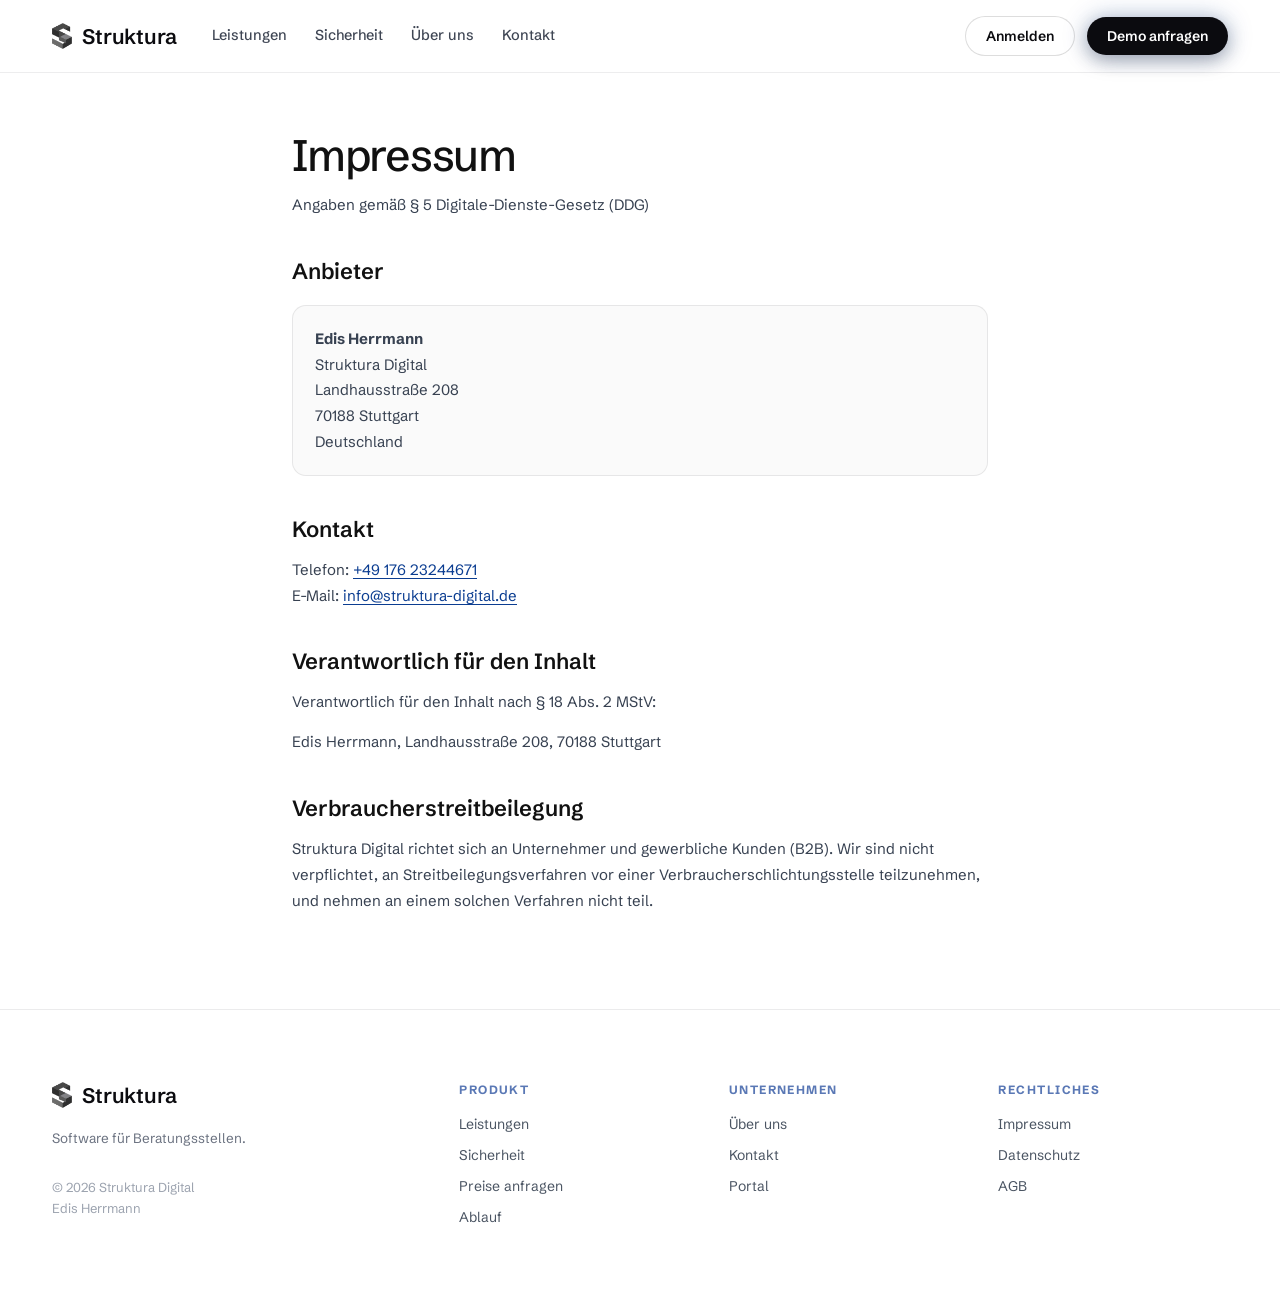
<file: impressum.html>
<!doctype html>
<html lang="de">
<head>
<meta charset="utf-8">
<meta name="viewport" content="width=device-width, initial-scale=1">
<title>Impressum · Struktura Digital</title>
<meta name="description" content="Impressum und Anbieterkennzeichnung von Struktura Digital.">
<link rel="icon" href="/favicon.ico" sizes="any">
<link rel="icon" type="image/png" sizes="32x32" href="assets/favicon-32.png">
<link rel="icon" type="image/png" sizes="512x512" href="assets/favicon-512.png">
<link rel="apple-touch-icon" sizes="180x180" href="assets/favicon-180.png">
<link rel="preload" href="assets/fonts/schibsted-grotesk-latin-wght-normal.woff2" as="font" type="font/woff2" crossorigin>
<link rel="stylesheet" href="styles.css?v=4">
</head>
<body>

<header class="navbar scrolled" id="navbar">
  <div class="navbar-inner">
    <a class="brand" href="index.html">
      <img class="brand-mark" src="assets/struktura-mark.png" alt="" width="20" height="26">
      <span class="brand-name">Struktura</span>
    </a>
    <nav class="nav-links" aria-label="Hauptnavigation">
      <a href="index.html#leistungen">Leistungen</a>
      <a href="sicherheit.html">Sicherheit</a>
      <a href="index.html#vertrauen">Über uns</a>
      <a href="index.html#kontakt">Kontakt</a>
    </nav>
    <div class="nav-actions">
      <a class="btn btn-ghost" href="https://portal.struktura-digital.de/login">Anmelden</a>
      <a class="btn btn-dark" href="index.html#kontakt">Demo anfragen</a>
    </div>
  </div>
</header>

<main class="legal-main">
  <h1>Impressum</h1>
  <p class="legal-updated">Angaben gemäß § 5 Digitale-Dienste-Gesetz (DDG)</p>

  <h2>Anbieter</h2>
  <div class="legal-box">
    <p><strong>Edis Herrmann</strong><br>Struktura Digital<br>Landhausstraße 208<br>70188 Stuttgart<br>Deutschland</p>
  </div>

  <h2>Kontakt</h2>
  <p>
    Telefon: <a href="tel:+4917623244671">+49 176 23244671</a><br>
    E-Mail: <a href="mailto:info@struktura-digital.de">info@struktura-digital.de</a>
  </p>

  <h2>Verantwortlich für den Inhalt</h2>
  <p>Verantwortlich für den Inhalt nach § 18 Abs. 2 MStV:</p>
  <p>Edis Herrmann, Landhausstraße 208, 70188 Stuttgart</p>

  <h2>Verbraucherstreitbeilegung</h2>
  <p>Struktura Digital richtet sich an Unternehmer und gewerbliche Kunden (B2B). Wir sind nicht verpflichtet, an Streitbeilegungsverfahren vor einer Verbraucherschlichtungsstelle teilzunehmen, und nehmen an einem solchen Verfahren nicht teil.</p>
</main>

<footer class="footer">
  <div class="footer-inner">
    <div class="footer-brand">
      <a class="brand" href="index.html">
        <img class="brand-mark" src="assets/struktura-mark.png" alt="" width="20" height="26">
        <span class="brand-name">Struktura</span>
      </a>
      <p class="footer-tag">Software für Beratungsstellen.</p>
      <p class="footer-copy">© 2026 Struktura Digital<br>Edis Herrmann</p>
    </div>
    <div class="footer-col">
      <p class="footer-h">Produkt</p>
      <ul><li><a href="index.html#leistungen">Leistungen</a></li><li><a href="sicherheit.html">Sicherheit</a></li><li><a href="index.html#kontakt">Preise anfragen</a></li><li><a href="index.html#prozess">Ablauf</a></li></ul>
    </div>
    <div class="footer-col">
      <p class="footer-h">Unternehmen</p>
      <ul><li><a href="index.html#vertrauen">Über uns</a></li><li><a href="index.html#kontakt">Kontakt</a></li><li><a href="https://portal.struktura-digital.de/login">Portal</a></li></ul>
    </div>
    <div class="footer-col">
      <p class="footer-h">Rechtliches</p>
      <ul><li><a href="impressum.html">Impressum</a></li><li><a href="datenschutz.html">Datenschutz</a></li><li><a href="agb.html">AGB</a></li></ul>
    </div>
  </div>
</footer>

</body>
</html>
</file>
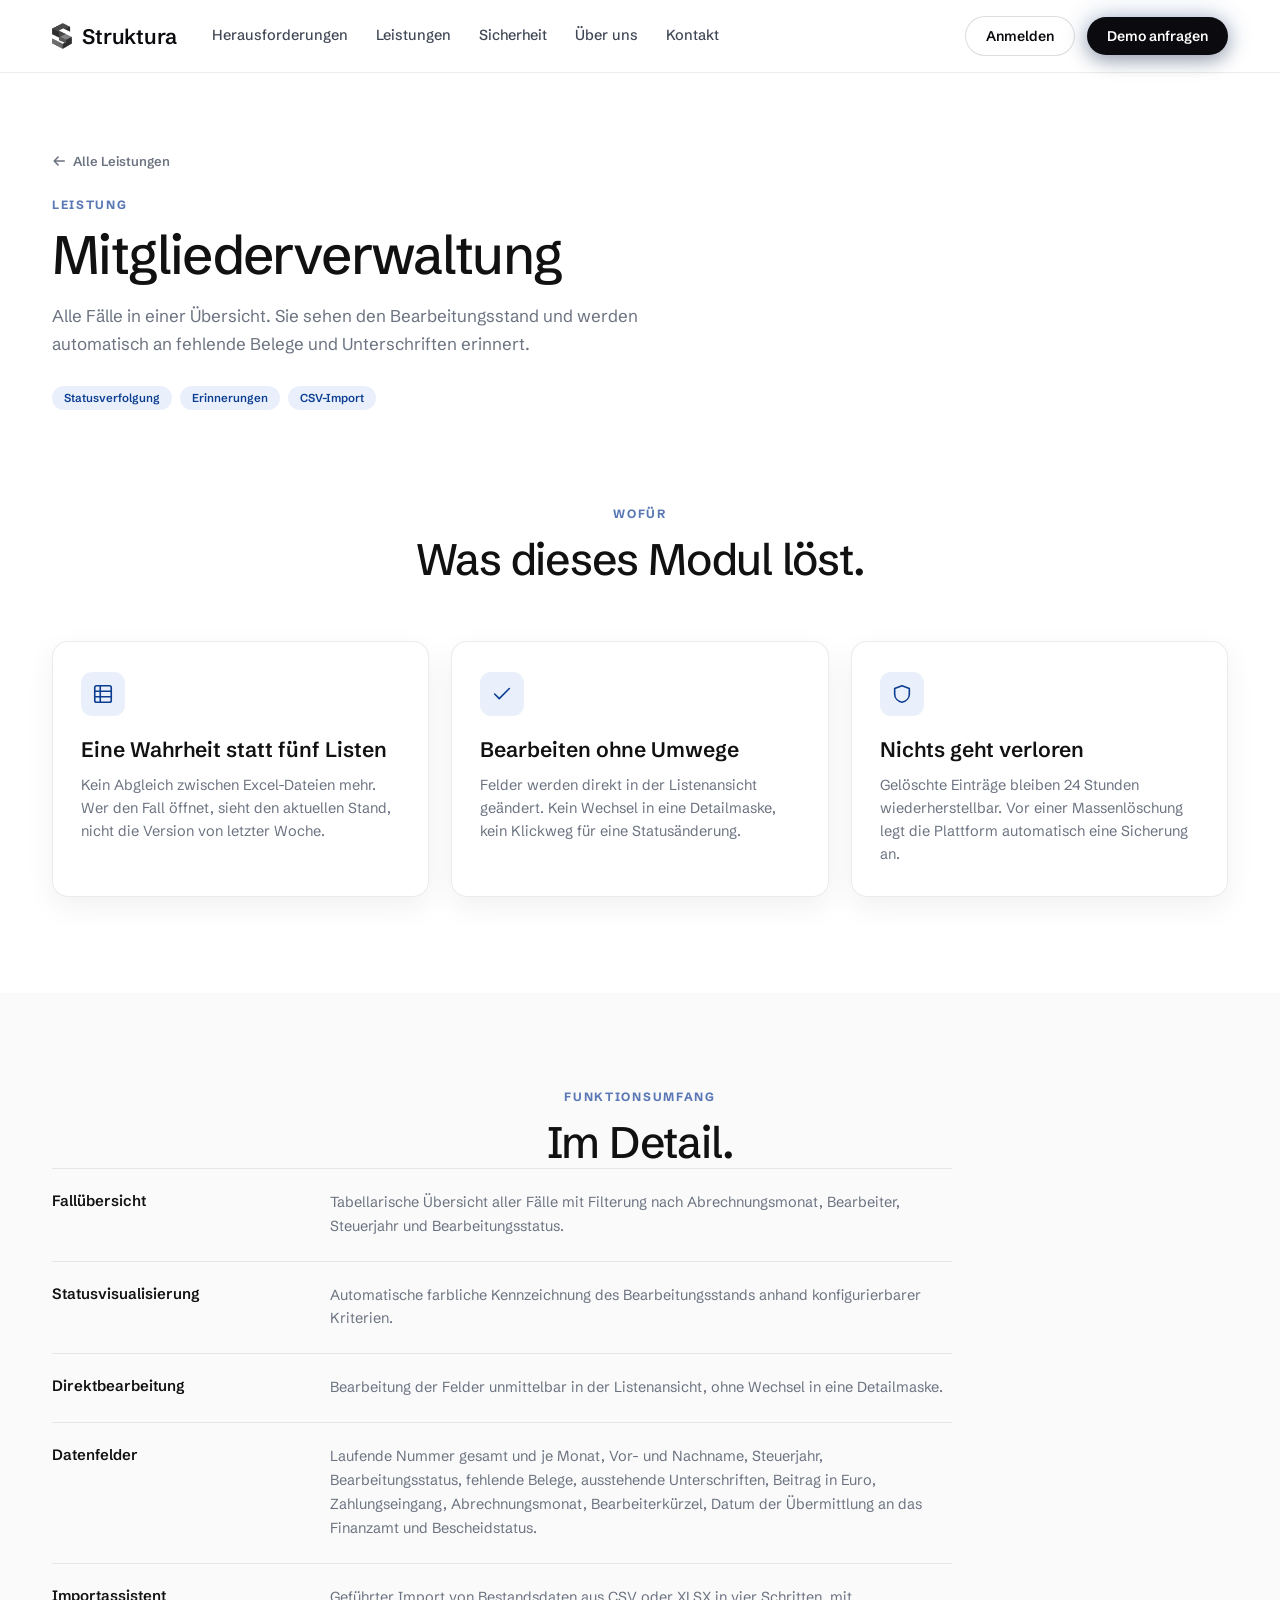
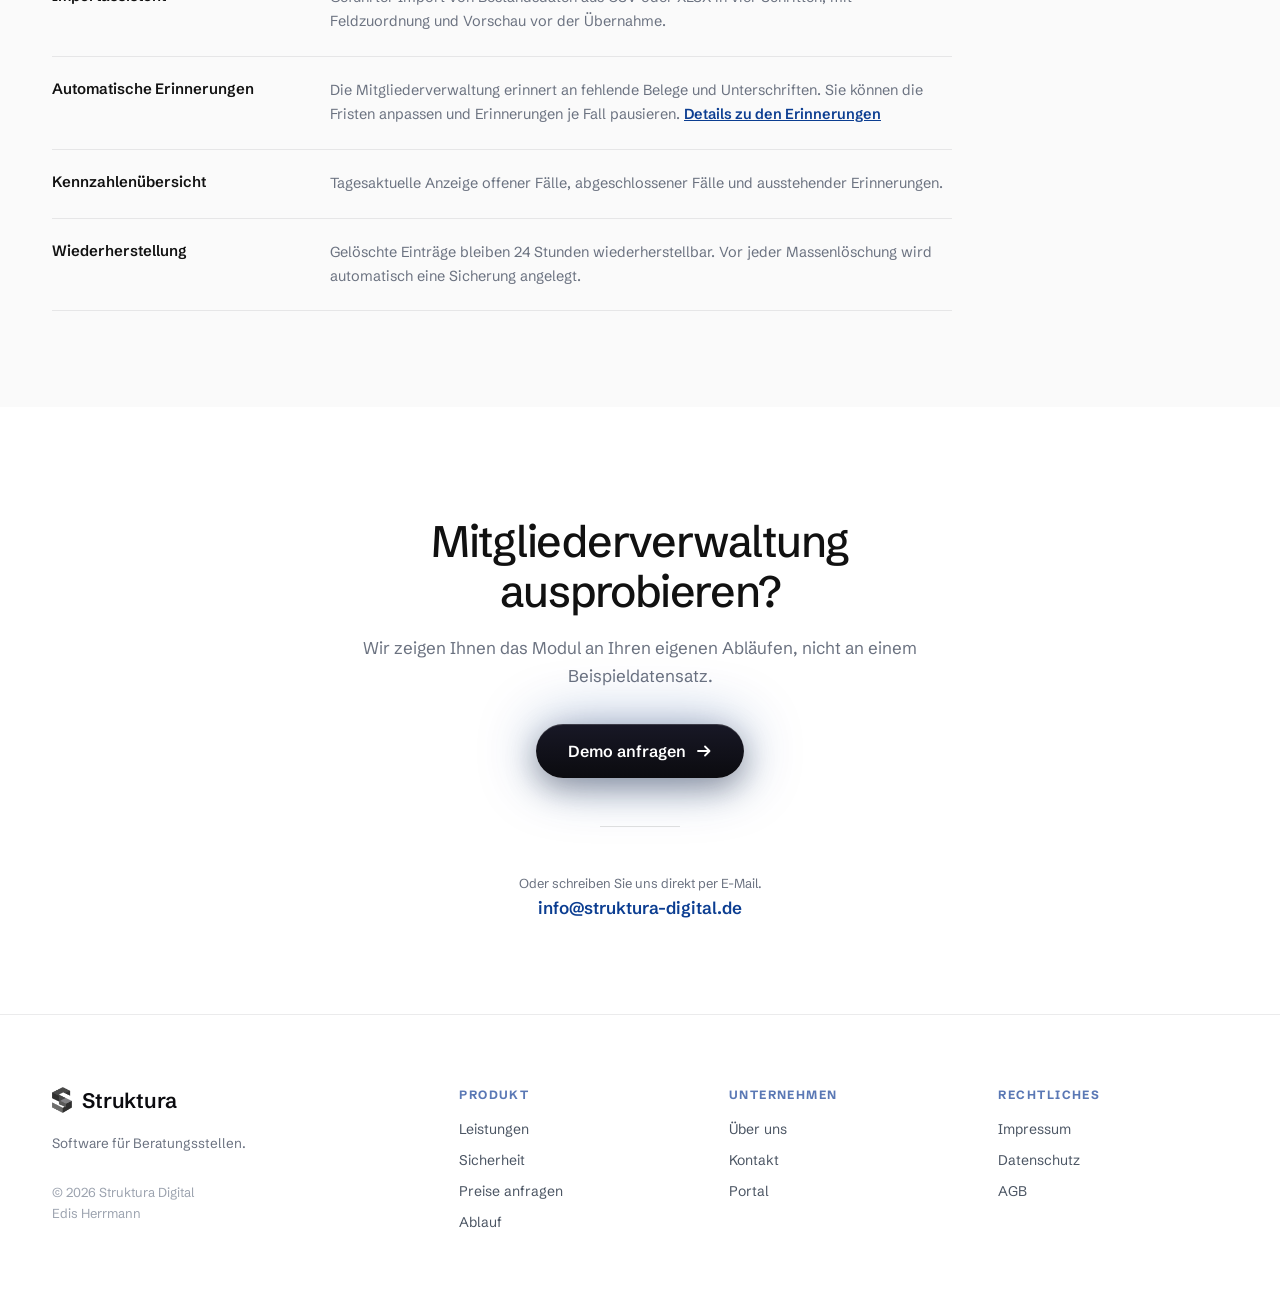
<file: mitgliederverwaltung.html>
<!doctype html>
<html lang="de">
<head>
<meta charset="utf-8">
<meta name="viewport" content="width=device-width, initial-scale=1">
<title>Mitgliederverwaltung · Struktura Digital</title>
<meta name="description" content="Alle Fälle in einer Übersicht. Sie sehen den Bearbeitungsstand und werden automatisch an fehlende Belege und Unterschriften erinnert.">
<link rel="icon" href="/favicon.ico" sizes="any">
<link rel="icon" type="image/png" sizes="32x32" href="assets/favicon-32.png">
<link rel="icon" type="image/png" sizes="512x512" href="assets/favicon-512.png">
<link rel="apple-touch-icon" sizes="180x180" href="assets/favicon-180.png">
<link rel="preload" href="assets/fonts/schibsted-grotesk-latin-wght-normal.woff2" as="font" type="font/woff2" crossorigin>
<link rel="stylesheet" href="styles.css?v=4">
</head>
<body>

<header class="navbar scrolled" id="navbar">
  <div class="navbar-inner">
    <a class="brand" href="index.html">
      <img class="brand-mark" src="assets/struktura-mark.png" alt="" width="20" height="26">
      <span class="brand-name">Struktura</span>
    </a>
    <nav class="nav-links" aria-label="Hauptnavigation">
      <a href="index.html#herausforderungen">Herausforderungen</a>
      <a href="index.html#leistungen">Leistungen</a>
      <a href="sicherheit.html">Sicherheit</a>
      <a href="index.html#vertrauen">Über uns</a>
      <a href="index.html#kontakt">Kontakt</a>
    </nav>
    <div class="nav-actions">
      <a class="btn btn-ghost" href="https://portal.struktura-digital.de/login">Anmelden</a>
      <a class="btn btn-dark" href="index.html#kontakt">Demo anfragen</a>
    </div>
  </div>
</header>

<main>
  <div class="mod-hero">
    <a class="mod-back" href="index.html#leistungen"><svg viewBox="0 0 16 16" aria-hidden="true"><path d="M14 8H3M7 3.5 2.5 8 7 12.5" fill="none" stroke="currentColor" stroke-width="1.8" stroke-linecap="round" stroke-linejoin="round"/></svg>Alle Leistungen</a>
    <p class="overline">Leistung</p>
    <h1>Mitgliederverwaltung</h1>
    <p class="sect-lead">Alle Fälle in einer Übersicht. Sie sehen den Bearbeitungsstand und werden automatisch an fehlende Belege und Unterschriften erinnert.</p>
    <div class="mod-tags"><span>Statusverfolgung</span><span>Erinnerungen</span><span>CSV-Import</span></div>
  </div>

  <section class="sect">
    <div class="sect-inner">
      <div class="sect-head">
        <p class="overline">Wofür</p>
        <h2 class="sect-h2">Was dieses Modul löst.</h2>
      </div>
      <div class="card-grid card-grid-3">
        <article class="feat-card">
          <span class="feat-ico">
            <svg viewBox="0 0 24 24" fill="none" stroke="currentColor" stroke-width="1.75" stroke-linecap="round" stroke-linejoin="round"><rect x="3" y="3" width="18" height="18" rx="2"/><path d="M3 9h18M3 15h18M9 3v18"/></svg>
          </span>
          <h3>Eine Wahrheit statt fünf Listen</h3>
          <p>Kein Abgleich zwischen Excel-Dateien mehr. Wer den Fall öffnet, sieht den aktuellen Stand, nicht die Version von letzter Woche.</p>
        </article>
        <article class="feat-card">
          <span class="feat-ico">
            <svg viewBox="0 0 24 24" fill="none" stroke="currentColor" stroke-width="1.75" stroke-linecap="round" stroke-linejoin="round"><path d="M20 6 9 17l-5-5"/></svg>
          </span>
          <h3>Bearbeiten ohne Umwege</h3>
          <p>Felder werden direkt in der Listenansicht geändert. Kein Wechsel in eine Detailmaske, kein Klickweg für eine Statusänderung.</p>
        </article>
        <article class="feat-card">
          <span class="feat-ico">
            <svg viewBox="0 0 24 24" fill="none" stroke="currentColor" stroke-width="1.75" stroke-linecap="round" stroke-linejoin="round"><path d="M12 3 4 6v6c0 4.4 3.2 8.1 8 9 4.8-.9 8-4.6 8-9V6l-8-3Z"/></svg>
          </span>
          <h3>Nichts geht verloren</h3>
          <p>Gelöschte Einträge bleiben 24 Stunden wiederherstellbar. Vor einer Massenlöschung legt die Plattform automatisch eine Sicherung an.</p>
        </article>
      </div>
    </div>
  </section>

  <section class="sect sect-tint">
    <div class="sect-inner">
      <div class="sect-head">
        <p class="overline">Funktionsumfang</p>
        <h2 class="sect-h2">Im Detail.</h2>
      </div>
      <dl class="spec-list">
        <div class="spec-row"><dt>Fallübersicht</dt><dd>Tabellarische Übersicht aller Fälle mit Filterung nach Abrechnungsmonat, Bearbeiter, Steuerjahr und Bearbeitungsstatus.</dd></div>
        <div class="spec-row"><dt>Statusvisualisierung</dt><dd>Automatische farbliche Kennzeichnung des Bearbeitungsstands anhand konfigurierbarer Kriterien.</dd></div>
        <div class="spec-row"><dt>Direktbearbeitung</dt><dd>Bearbeitung der Felder unmittelbar in der Listenansicht, ohne Wechsel in eine Detailmaske.</dd></div>
        <div class="spec-row"><dt>Datenfelder</dt><dd>Laufende Nummer gesamt und je Monat, Vor- und Nachname, Steuerjahr, Bearbeitungsstatus, fehlende Belege, ausstehende Unterschriften, Beitrag in Euro, Zahlungseingang, Abrechnungsmonat, Bearbeiterkürzel, Datum der Übermittlung an das Finanzamt und Bescheidstatus.</dd></div>
        <div class="spec-row"><dt>Importassistent</dt><dd>Geführter Import von Bestandsdaten aus CSV oder XLSX in vier Schritten, mit Feldzuordnung und Vorschau vor der Übernahme.</dd></div>
        <div class="spec-row"><dt>Automatische Erinnerungen</dt><dd>Die Mitgliederverwaltung erinnert an fehlende Belege und Unterschriften. Sie können die Fristen anpassen und Erinnerungen je Fall pausieren. <a href="erinnerungslogik.html">Details zu den Erinnerungen</a></dd></div>
        <div class="spec-row"><dt>Kennzahlenübersicht</dt><dd>Tagesaktuelle Anzeige offener Fälle, abgeschlossener Fälle und ausstehender Erinnerungen.</dd></div>
        <div class="spec-row"><dt>Wiederherstellung</dt><dd>Gelöschte Einträge bleiben 24 Stunden wiederherstellbar. Vor jeder Massenlöschung wird automatisch eine Sicherung angelegt.</dd></div>
      </dl>
    </div>
  </section>

  <section class="sect cta-sect" id="kontakt">
    <div class="sect-inner cta-inner">
      <h2 class="sect-h2">Mitgliederverwaltung ausprobieren?</h2>
      <p class="sect-lead">Wir zeigen Ihnen das Modul an Ihren eigenen Abläufen, nicht an einem Beispieldatensatz.</p>
      <a class="btn btn-cta" href="mailto:info@struktura-digital.de?subject=Demo%20Mitgliederverwaltung">
        Demo anfragen
        <svg viewBox="0 0 16 16" aria-hidden="true"><path d="M2 8h11M9 3.5 13.5 8 9 12.5" fill="none" stroke="currentColor" stroke-width="1.8" stroke-linecap="round" stroke-linejoin="round"/></svg>
      </a>
      <div class="cta-divider"></div>
      <p class="cta-or">Oder schreiben Sie uns direkt per E-Mail.</p>
      <a class="cta-mail" href="mailto:info@struktura-digital.de">info@struktura-digital.de</a>
    </div>
  </section>
</main>

<footer class="footer">
  <div class="footer-inner">
    <div class="footer-brand">
      <a class="brand" href="index.html#hero">
        <img class="brand-mark" src="assets/struktura-mark.png" alt="" width="20" height="26">
        <span class="brand-name">Struktura</span>
      </a>
      <p class="footer-tag">Software für Beratungsstellen.</p>
      <p class="footer-copy">© 2026 Struktura Digital<br>Edis Herrmann</p>
    </div>
    <div class="footer-col">
      <p class="footer-h">Produkt</p>
      <ul><li><a href="index.html#leistungen">Leistungen</a></li><li><a href="sicherheit.html">Sicherheit</a></li><li><a href="index.html#kontakt">Preise anfragen</a></li><li><a href="index.html#prozess">Ablauf</a></li></ul>
    </div>
    <div class="footer-col">
      <p class="footer-h">Unternehmen</p>
      <ul><li><a href="index.html#vertrauen">Über uns</a></li><li><a href="index.html#kontakt">Kontakt</a></li><li><a href="https://portal.struktura-digital.de/login">Portal</a></li></ul>
    </div>
    <div class="footer-col">
      <p class="footer-h">Rechtliches</p>
      <ul><li><a href="impressum.html">Impressum</a></li><li><a href="datenschutz.html">Datenschutz</a></li><li><a href="agb.html">AGB</a></li></ul>
    </div>
  </div>
</footer>

</body>
</html>
</file>
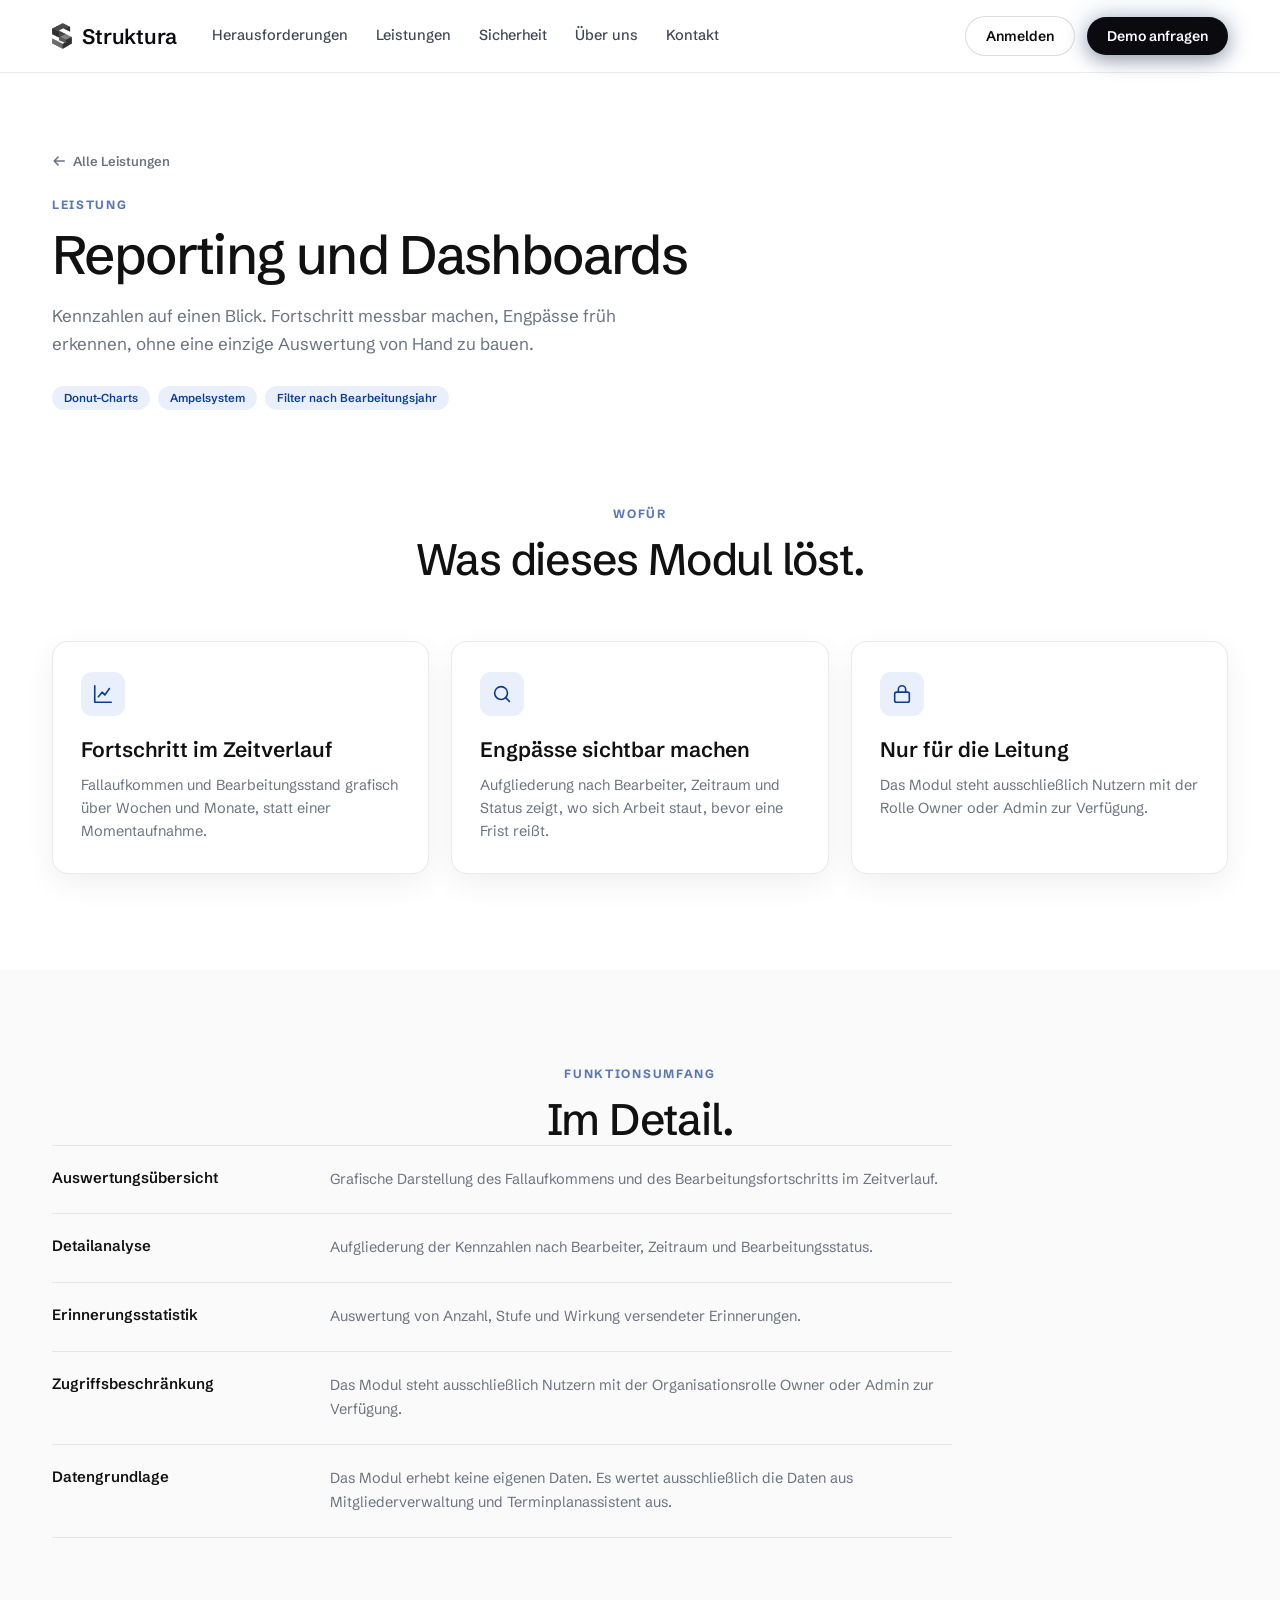
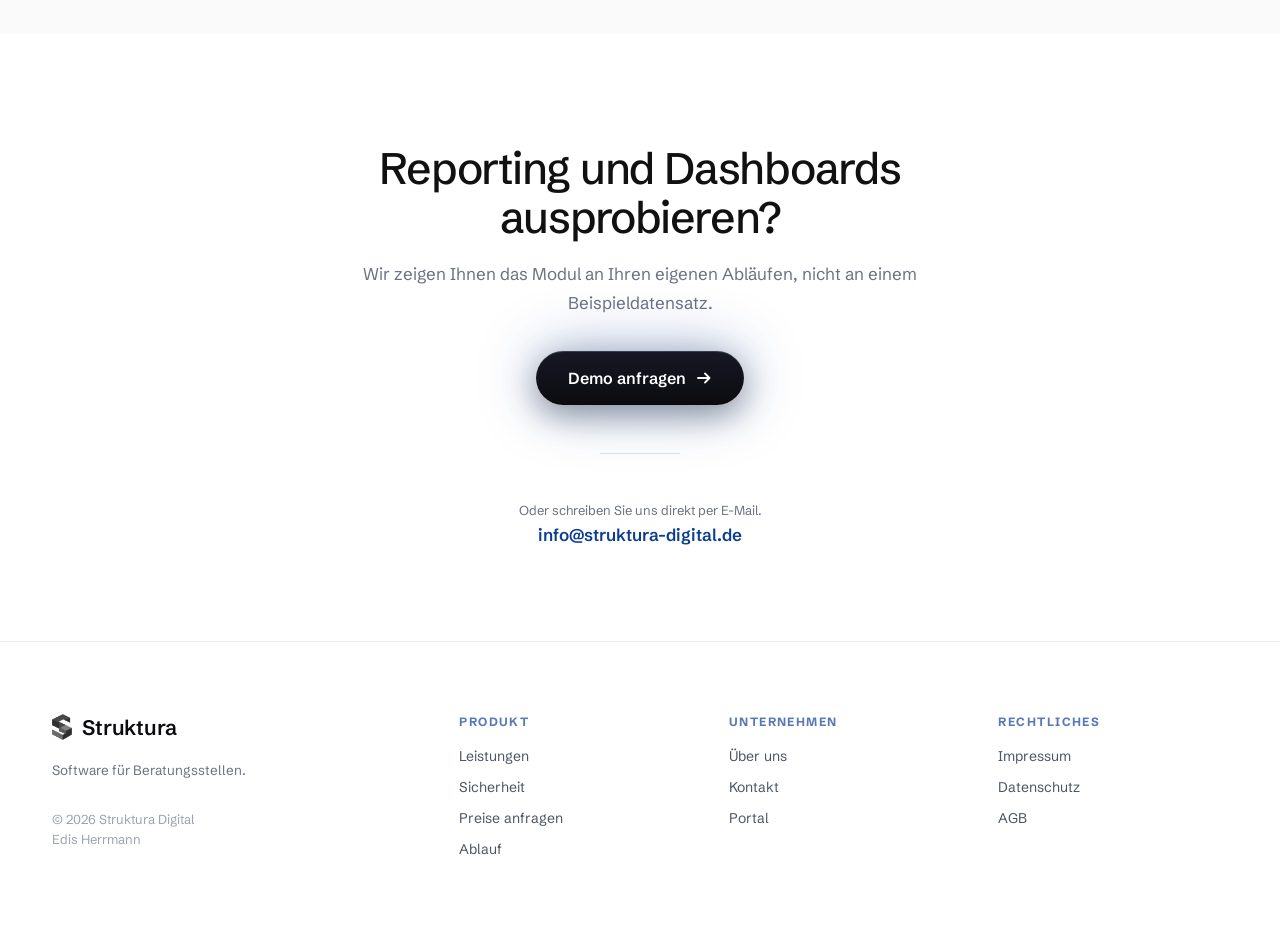
<file: reporting.html>
<!doctype html>
<html lang="de">
<head>
<meta charset="utf-8">
<meta name="viewport" content="width=device-width, initial-scale=1">
<title>Reporting und Dashboards · Struktura Digital</title>
<meta name="description" content="Kennzahlen auf einen Blick. Fortschritt messbar machen, Engpässe früh erkennen, ohne eine einzige Auswertung von Hand zu bauen.">
<link rel="icon" href="/favicon.ico" sizes="any">
<link rel="icon" type="image/png" sizes="32x32" href="assets/favicon-32.png">
<link rel="icon" type="image/png" sizes="512x512" href="assets/favicon-512.png">
<link rel="apple-touch-icon" sizes="180x180" href="assets/favicon-180.png">
<link rel="preload" href="assets/fonts/schibsted-grotesk-latin-wght-normal.woff2" as="font" type="font/woff2" crossorigin>
<link rel="stylesheet" href="styles.css?v=4">
</head>
<body>

<header class="navbar scrolled" id="navbar">
  <div class="navbar-inner">
    <a class="brand" href="index.html">
      <img class="brand-mark" src="assets/struktura-mark.png" alt="" width="20" height="26">
      <span class="brand-name">Struktura</span>
    </a>
    <nav class="nav-links" aria-label="Hauptnavigation">
      <a href="index.html#herausforderungen">Herausforderungen</a>
      <a href="index.html#leistungen">Leistungen</a>
      <a href="sicherheit.html">Sicherheit</a>
      <a href="index.html#vertrauen">Über uns</a>
      <a href="index.html#kontakt">Kontakt</a>
    </nav>
    <div class="nav-actions">
      <a class="btn btn-ghost" href="https://portal.struktura-digital.de/login">Anmelden</a>
      <a class="btn btn-dark" href="index.html#kontakt">Demo anfragen</a>
    </div>
  </div>
</header>

<main>
  <div class="mod-hero">
    <a class="mod-back" href="index.html#leistungen"><svg viewBox="0 0 16 16" aria-hidden="true"><path d="M14 8H3M7 3.5 2.5 8 7 12.5" fill="none" stroke="currentColor" stroke-width="1.8" stroke-linecap="round" stroke-linejoin="round"/></svg>Alle Leistungen</a>
    <p class="overline">Leistung</p>
    <h1>Reporting und Dashboards</h1>
    <p class="sect-lead">Kennzahlen auf einen Blick. Fortschritt messbar machen, Engpässe früh erkennen, ohne eine einzige Auswertung von Hand zu bauen.</p>
    <div class="mod-tags"><span>Donut-Charts</span><span>Ampelsystem</span><span>Filter nach Bearbeitungsjahr</span></div>
  </div>

  <section class="sect">
    <div class="sect-inner">
      <div class="sect-head">
        <p class="overline">Wofür</p>
        <h2 class="sect-h2">Was dieses Modul löst.</h2>
      </div>
      <div class="card-grid card-grid-3">
        <article class="feat-card">
          <span class="feat-ico">
            <svg viewBox="0 0 24 24" fill="none" stroke="currentColor" stroke-width="1.75" stroke-linecap="round" stroke-linejoin="round"><path d="M3 3v18h18"/><path d="M7 15l4-5 3 3 5-7"/></svg>
          </span>
          <h3>Fortschritt im Zeitverlauf</h3>
          <p>Fallaufkommen und Bearbeitungsstand grafisch über Wochen und Monate, statt einer Momentaufnahme.</p>
        </article>
        <article class="feat-card">
          <span class="feat-ico">
            <svg viewBox="0 0 24 24" fill="none" stroke="currentColor" stroke-width="1.75" stroke-linecap="round" stroke-linejoin="round"><circle cx="11" cy="11" r="7"/><path d="M20 20l-4-4"/></svg>
          </span>
          <h3>Engpässe sichtbar machen</h3>
          <p>Aufgliederung nach Bearbeiter, Zeitraum und Status zeigt, wo sich Arbeit staut, bevor eine Frist reißt.</p>
        </article>
        <article class="feat-card">
          <span class="feat-ico">
            <svg viewBox="0 0 24 24" fill="none" stroke="currentColor" stroke-width="1.75" stroke-linecap="round" stroke-linejoin="round"><rect x="4" y="10" width="16" height="11" rx="2"/><path d="M8 10V7a4 4 0 0 1 8 0v3"/></svg>
          </span>
          <h3>Nur für die Leitung</h3>
          <p>Das Modul steht ausschließlich Nutzern mit der Rolle Owner oder Admin zur Verfügung.</p>
        </article>
      </div>
    </div>
  </section>

  <section class="sect sect-tint">
    <div class="sect-inner">
      <div class="sect-head">
        <p class="overline">Funktionsumfang</p>
        <h2 class="sect-h2">Im Detail.</h2>
      </div>
      <dl class="spec-list">
        <div class="spec-row"><dt>Auswertungsübersicht</dt><dd>Grafische Darstellung des Fallaufkommens und des Bearbeitungsfortschritts im Zeitverlauf.</dd></div>
        <div class="spec-row"><dt>Detailanalyse</dt><dd>Aufgliederung der Kennzahlen nach Bearbeiter, Zeitraum und Bearbeitungsstatus.</dd></div>
        <div class="spec-row"><dt>Erinnerungsstatistik</dt><dd>Auswertung von Anzahl, Stufe und Wirkung versendeter Erinnerungen.</dd></div>
        <div class="spec-row"><dt>Zugriffsbeschränkung</dt><dd>Das Modul steht ausschließlich Nutzern mit der Organisationsrolle Owner oder Admin zur Verfügung.</dd></div>
        <div class="spec-row"><dt>Datengrundlage</dt><dd>Das Modul erhebt keine eigenen Daten. Es wertet ausschließlich die Daten aus Mitgliederverwaltung und Terminplanassistent aus.</dd></div>
      </dl>
    </div>
  </section>

  <section class="sect cta-sect" id="kontakt">
    <div class="sect-inner cta-inner">
      <h2 class="sect-h2">Reporting und Dashboards ausprobieren?</h2>
      <p class="sect-lead">Wir zeigen Ihnen das Modul an Ihren eigenen Abläufen, nicht an einem Beispieldatensatz.</p>
      <a class="btn btn-cta" href="mailto:info@struktura-digital.de?subject=Demo%20Reporting%20und%20Dashboards">
        Demo anfragen
        <svg viewBox="0 0 16 16" aria-hidden="true"><path d="M2 8h11M9 3.5 13.5 8 9 12.5" fill="none" stroke="currentColor" stroke-width="1.8" stroke-linecap="round" stroke-linejoin="round"/></svg>
      </a>
      <div class="cta-divider"></div>
      <p class="cta-or">Oder schreiben Sie uns direkt per E-Mail.</p>
      <a class="cta-mail" href="mailto:info@struktura-digital.de">info@struktura-digital.de</a>
    </div>
  </section>
</main>

<footer class="footer">
  <div class="footer-inner">
    <div class="footer-brand">
      <a class="brand" href="index.html#hero">
        <img class="brand-mark" src="assets/struktura-mark.png" alt="" width="20" height="26">
        <span class="brand-name">Struktura</span>
      </a>
      <p class="footer-tag">Software für Beratungsstellen.</p>
      <p class="footer-copy">© 2026 Struktura Digital<br>Edis Herrmann</p>
    </div>
    <div class="footer-col">
      <p class="footer-h">Produkt</p>
      <ul><li><a href="index.html#leistungen">Leistungen</a></li><li><a href="sicherheit.html">Sicherheit</a></li><li><a href="index.html#kontakt">Preise anfragen</a></li><li><a href="index.html#prozess">Ablauf</a></li></ul>
    </div>
    <div class="footer-col">
      <p class="footer-h">Unternehmen</p>
      <ul><li><a href="index.html#vertrauen">Über uns</a></li><li><a href="index.html#kontakt">Kontakt</a></li><li><a href="https://portal.struktura-digital.de/login">Portal</a></li></ul>
    </div>
    <div class="footer-col">
      <p class="footer-h">Rechtliches</p>
      <ul><li><a href="impressum.html">Impressum</a></li><li><a href="datenschutz.html">Datenschutz</a></li><li><a href="agb.html">AGB</a></li></ul>
    </div>
  </div>
</footer>

</body>
</html>
</file>
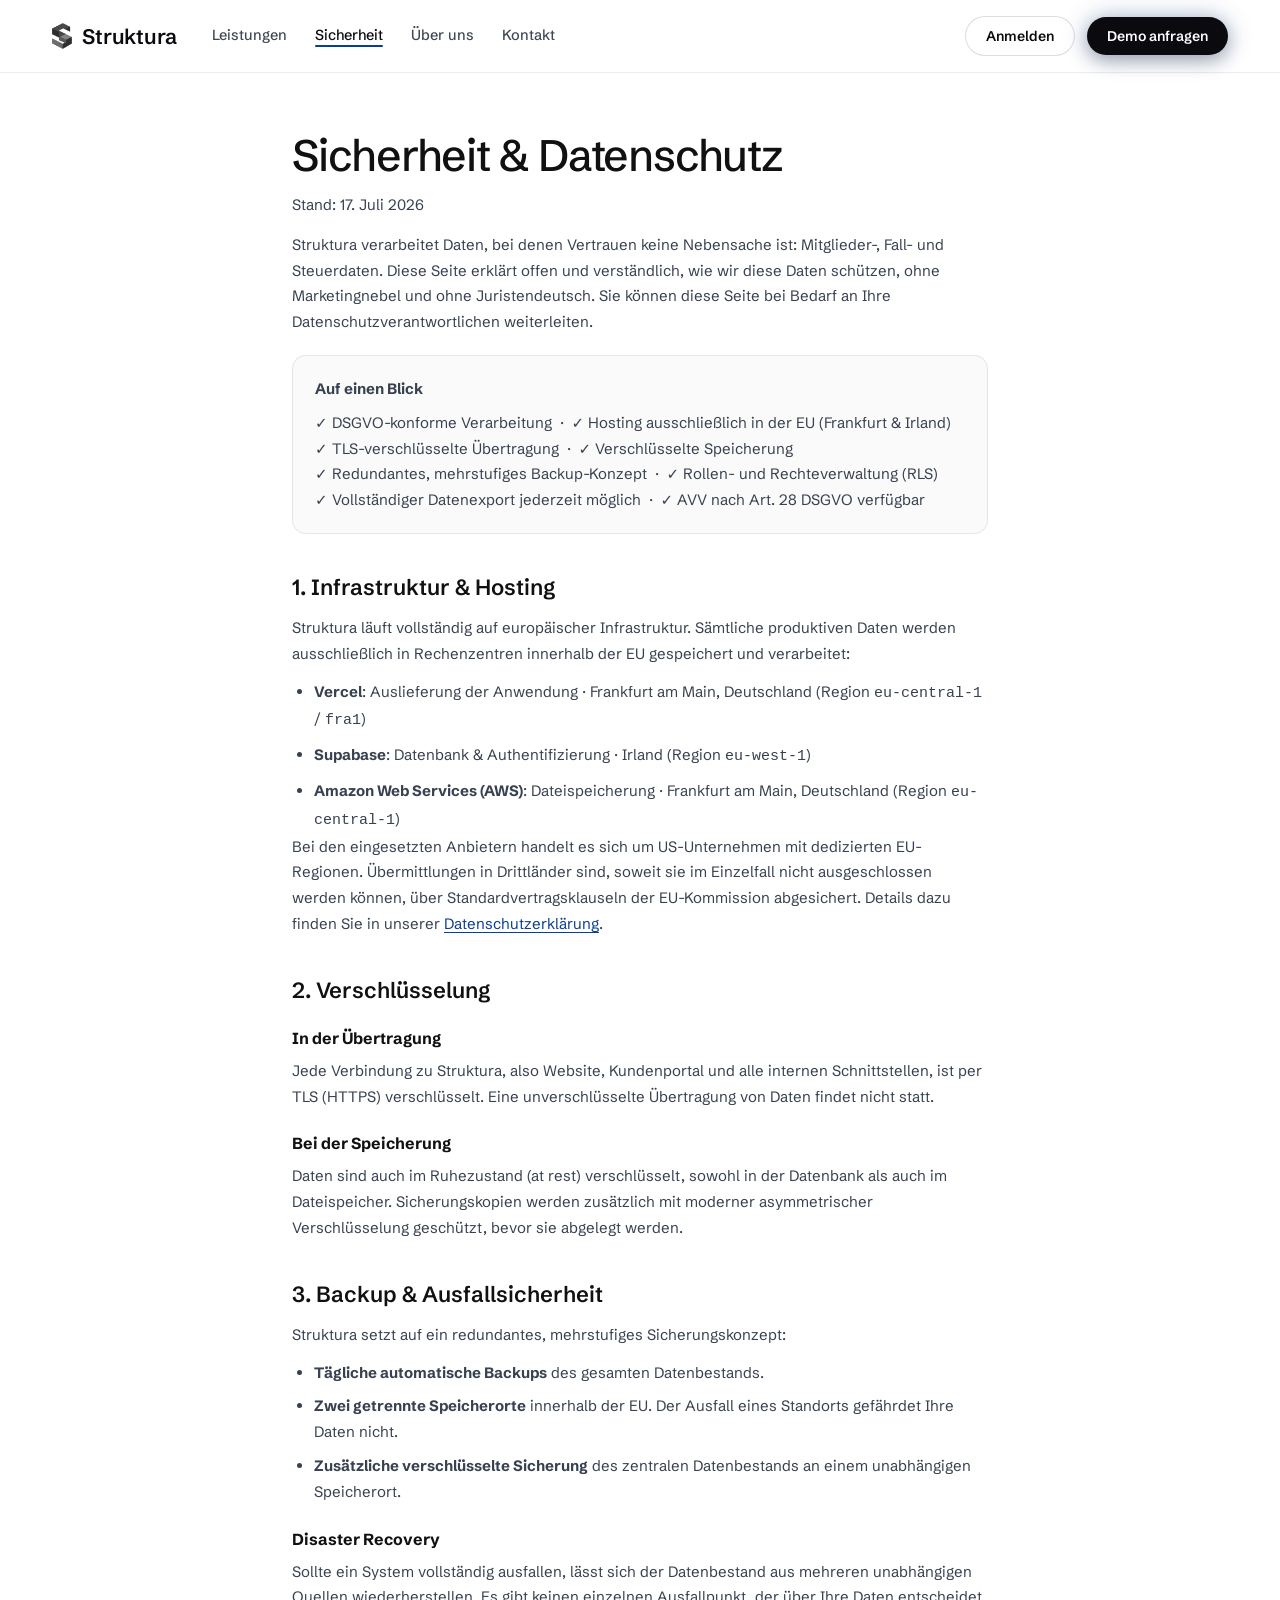
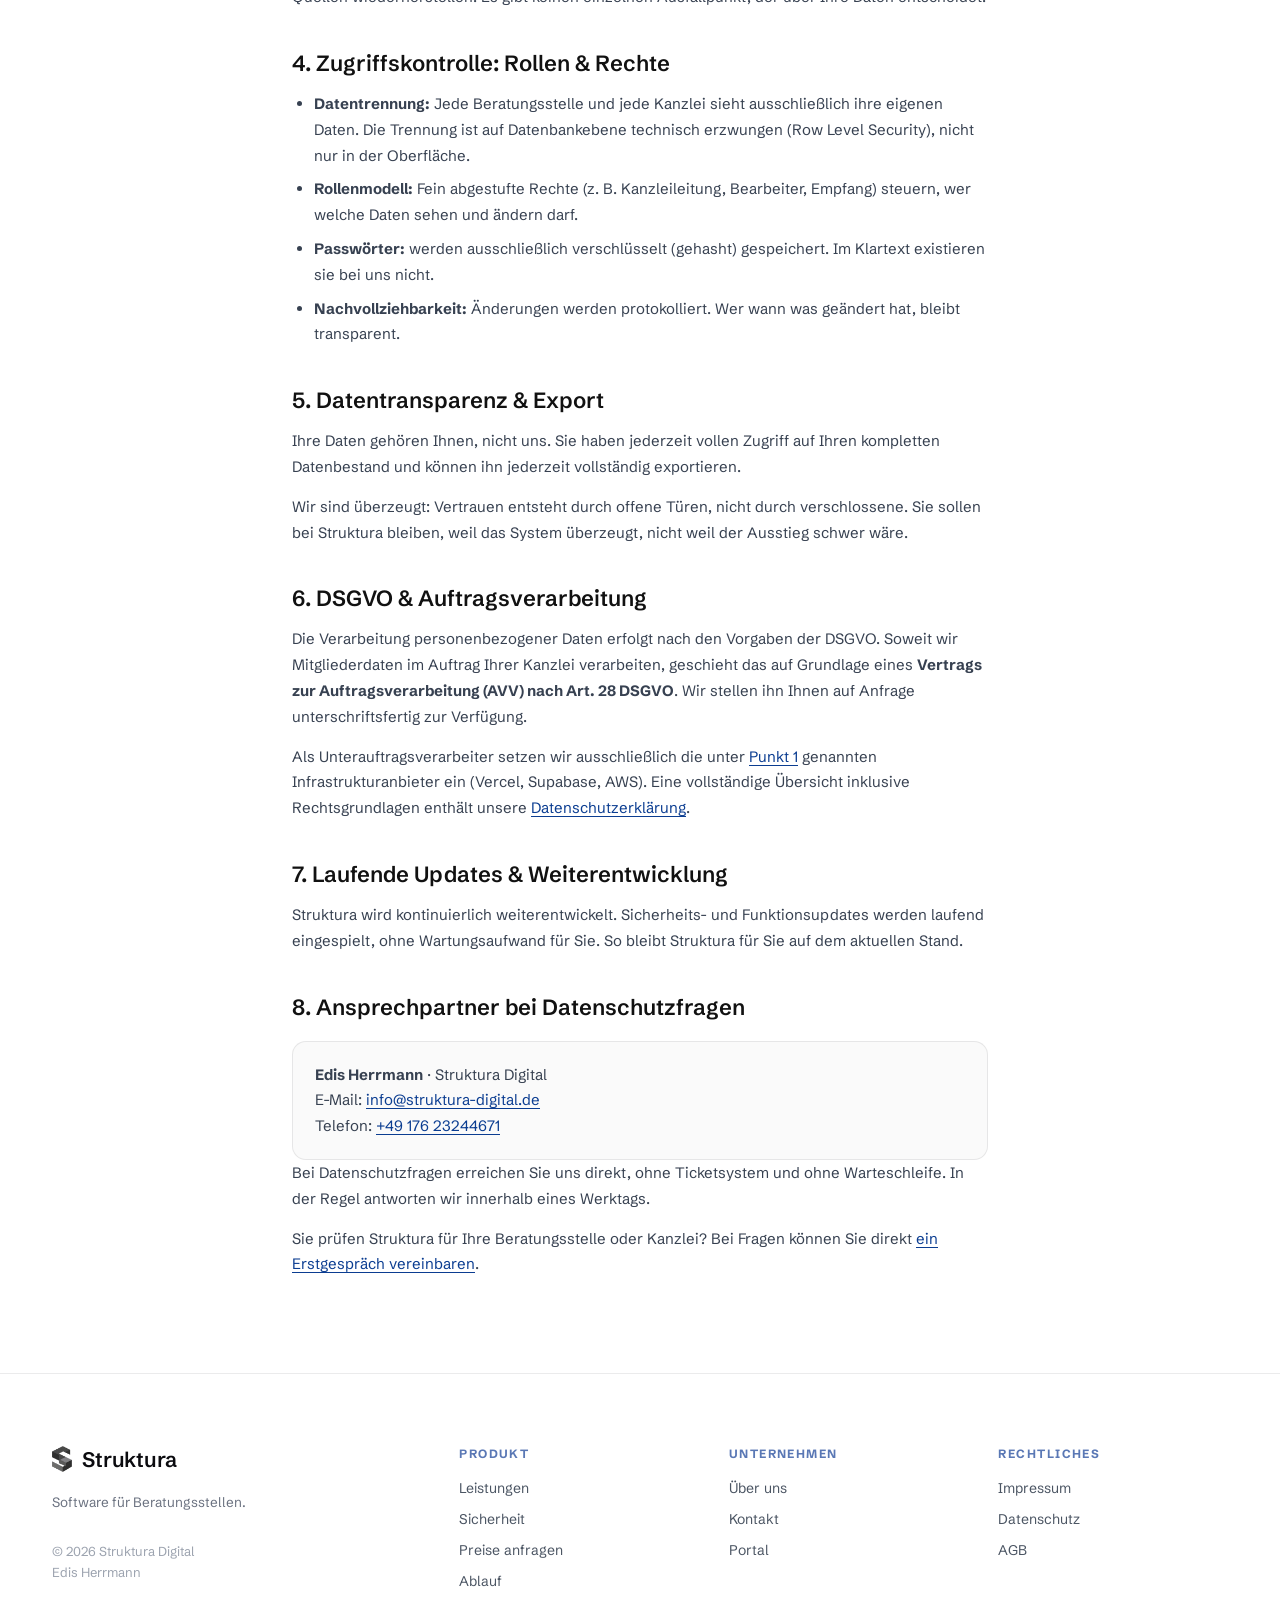
<file: sicherheit.html>
<!doctype html>
<html lang="de">
<head>
<meta charset="utf-8">
<meta name="viewport" content="width=device-width, initial-scale=1">
<title>Sicherheit &amp; Datenschutz · Struktura Digital</title>
<meta name="description" content="Wie Struktura Mitgliederdaten schützt: EU-Hosting in Frankfurt und Irland, Verschlüsselung, redundante Backups, Rollenrechte und DSGVO-konforme Auftragsverarbeitung.">
<link rel="icon" href="/favicon.ico" sizes="any">
<link rel="icon" type="image/png" sizes="32x32" href="assets/favicon-32.png">
<link rel="icon" type="image/png" sizes="512x512" href="assets/favicon-512.png">
<link rel="apple-touch-icon" sizes="180x180" href="assets/favicon-180.png">
<link rel="preload" href="assets/fonts/schibsted-grotesk-latin-wght-normal.woff2" as="font" type="font/woff2" crossorigin>
<link rel="stylesheet" href="styles.css?v=4">
</head>
<body>

<header class="navbar scrolled" id="navbar">
  <div class="navbar-inner">
    <a class="brand" href="index.html">
      <img class="brand-mark" src="assets/struktura-mark.png" alt="" width="20" height="26">
      <span class="brand-name">Struktura</span>
    </a>
    <nav class="nav-links" aria-label="Hauptnavigation">
      <a href="index.html#leistungen">Leistungen</a>
      <a href="sicherheit.html" class="active">Sicherheit</a>
      <a href="index.html#vertrauen">Über uns</a>
      <a href="index.html#kontakt">Kontakt</a>
    </nav>
    <div class="nav-actions">
      <a class="btn btn-ghost" href="https://portal.struktura-digital.de/login">Anmelden</a>
      <a class="btn btn-dark" href="index.html#kontakt">Demo anfragen</a>
    </div>
  </div>
</header>

<main class="legal-main">
  <h1>Sicherheit &amp; Datenschutz</h1>
  <p class="legal-updated">Stand: 17. Juli 2026</p>

  <p>Struktura verarbeitet Daten, bei denen Vertrauen keine Nebensache ist: Mitglieder-, Fall- und Steuerdaten. Diese Seite erklärt offen und verständlich, wie wir diese Daten schützen, ohne Marketingnebel und ohne Juristendeutsch. Sie können diese Seite bei Bedarf an Ihre Datenschutzverantwortlichen weiterleiten.</p>

  <div class="legal-box">
    <p><strong>Auf einen Blick</strong></p>
    <p>
      ✓ DSGVO-konforme Verarbeitung&nbsp;&nbsp;·&nbsp;&nbsp;✓ Hosting ausschließlich in der EU (Frankfurt &amp; Irland)<br>
      ✓ TLS-verschlüsselte Übertragung&nbsp;&nbsp;·&nbsp;&nbsp;✓ Verschlüsselte Speicherung<br>
      ✓ Redundantes, mehrstufiges Backup-Konzept&nbsp;&nbsp;·&nbsp;&nbsp;✓ Rollen- und Rechteverwaltung (RLS)<br>
      ✓ Vollständiger Datenexport jederzeit möglich&nbsp;&nbsp;·&nbsp;&nbsp;✓ AVV nach Art. 28 DSGVO verfügbar
    </p>
  </div>

  <h2 id="infrastruktur">1. Infrastruktur &amp; Hosting</h2>
  <p>Struktura läuft vollständig auf europäischer Infrastruktur. Sämtliche produktiven Daten werden ausschließlich in Rechenzentren innerhalb der EU gespeichert und verarbeitet:</p>
  <ul>
    <li><strong>Vercel</strong>: Auslieferung der Anwendung · Frankfurt am Main, Deutschland (Region <code>eu-central-1</code> / <code>fra1</code>)</li>
    <li><strong>Supabase</strong>: Datenbank &amp; Authentifizierung · Irland (Region <code>eu-west-1</code>)</li>
    <li><strong>Amazon Web Services (AWS)</strong>: Dateispeicherung · Frankfurt am Main, Deutschland (Region <code>eu-central-1</code>)</li>
  </ul>
  <p>Bei den eingesetzten Anbietern handelt es sich um US-Unternehmen mit dedizierten EU-Regionen. Übermittlungen in Drittländer sind, soweit sie im Einzelfall nicht ausgeschlossen werden können, über Standardvertragsklauseln der EU-Kommission abgesichert. Details dazu finden Sie in unserer <a href="datenschutz.html">Datenschutzerklärung</a>.</p>

  <h2>2. Verschlüsselung</h2>
  <h3>In der Übertragung</h3>
  <p>Jede Verbindung zu Struktura, also Website, Kundenportal und alle internen Schnittstellen, ist per TLS (HTTPS) verschlüsselt. Eine unverschlüsselte Übertragung von Daten findet nicht statt.</p>
  <h3>Bei der Speicherung</h3>
  <p>Daten sind auch im Ruhezustand (at rest) verschlüsselt, sowohl in der Datenbank als auch im Dateispeicher. Sicherungskopien werden zusätzlich mit moderner asymmetrischer Verschlüsselung geschützt, bevor sie abgelegt werden.</p>

  <h2>3. Backup &amp; Ausfallsicherheit</h2>
  <p>Struktura setzt auf ein redundantes, mehrstufiges Sicherungskonzept:</p>
  <ul>
    <li><strong>Tägliche automatische Backups</strong> des gesamten Datenbestands.</li>
    <li><strong>Zwei getrennte Speicherorte</strong> innerhalb der EU. Der Ausfall eines Standorts gefährdet Ihre Daten nicht.</li>
    <li><strong>Zusätzliche verschlüsselte Sicherung</strong> des zentralen Datenbestands an einem unabhängigen Speicherort.</li>
  </ul>
  <h3>Disaster Recovery</h3>
  <p>Sollte ein System vollständig ausfallen, lässt sich der Datenbestand aus mehreren unabhängigen Quellen wiederherstellen. Es gibt keinen einzelnen Ausfallpunkt, der über Ihre Daten entscheidet.</p>

  <h2>4. Zugriffskontrolle: Rollen &amp; Rechte</h2>
  <ul>
    <li><strong>Datentrennung:</strong> Jede Beratungsstelle und jede Kanzlei sieht ausschließlich ihre eigenen Daten. Die Trennung ist auf Datenbankebene technisch erzwungen (Row Level Security), nicht nur in der Oberfläche.</li>
    <li><strong>Rollenmodell:</strong> Fein abgestufte Rechte (z.&nbsp;B. Kanzleileitung, Bearbeiter, Empfang) steuern, wer welche Daten sehen und ändern darf.</li>
    <li><strong>Passwörter:</strong> werden ausschließlich verschlüsselt (gehasht) gespeichert. Im Klartext existieren sie bei uns nicht.</li>
    <li><strong>Nachvollziehbarkeit:</strong> Änderungen werden protokolliert. Wer wann was geändert hat, bleibt transparent.</li>
  </ul>

  <h2>5. Datentransparenz &amp; Export</h2>
  <p>Ihre Daten gehören Ihnen, nicht uns. Sie haben jederzeit vollen Zugriff auf Ihren kompletten Datenbestand und können ihn jederzeit vollständig exportieren.</p>
  <p>Wir sind überzeugt: Vertrauen entsteht durch offene Türen, nicht durch verschlossene. Sie sollen bei Struktura bleiben, weil das System überzeugt, nicht weil der Ausstieg schwer wäre.</p>

  <h2>6. DSGVO &amp; Auftragsverarbeitung</h2>
  <p>Die Verarbeitung personenbezogener Daten erfolgt nach den Vorgaben der DSGVO. Soweit wir Mitgliederdaten im Auftrag Ihrer Kanzlei verarbeiten, geschieht das auf Grundlage eines <strong>Vertrags zur Auftragsverarbeitung (AVV) nach Art. 28 DSGVO</strong>. Wir stellen ihn Ihnen auf Anfrage unterschriftsfertig zur Verfügung.</p>
  <p>Als Unterauftragsverarbeiter setzen wir ausschließlich die unter <a href="#infrastruktur">Punkt 1</a> genannten Infrastrukturanbieter ein (Vercel, Supabase, AWS). Eine vollständige Übersicht inklusive Rechtsgrundlagen enthält unsere <a href="datenschutz.html">Datenschutzerklärung</a>.</p>

  <h2>7. Laufende Updates &amp; Weiterentwicklung</h2>
  <p>Struktura wird kontinuierlich weiterentwickelt. Sicherheits- und Funktionsupdates werden laufend eingespielt, ohne Wartungsaufwand für Sie. So bleibt Struktura für Sie auf dem aktuellen Stand.</p>

  <h2>8. Ansprechpartner bei Datenschutzfragen</h2>
  <div class="legal-box">
    <p>
      <strong>Edis Herrmann</strong> · Struktura Digital<br>
      E-Mail: <a href="mailto:info@struktura-digital.de?subject=Frage%20zu%20Sicherheit%20%26%20Datenschutz">info@struktura-digital.de</a><br>
      Telefon: <a href="tel:+4917623244671">+49 176 23244671</a>
    </p>
  </div>
  <p>Bei Datenschutzfragen erreichen Sie uns direkt, ohne Ticketsystem und ohne Warteschleife. In der Regel antworten wir innerhalb eines Werktags.</p>

  <p>Sie prüfen Struktura für Ihre Beratungsstelle oder Kanzlei? Bei Fragen können Sie direkt <a href="mailto:info@struktura-digital.de?subject=Erstgespr%C3%A4ch%20Struktura">ein Erstgespräch vereinbaren</a>.</p>
</main>

<footer class="footer">
  <div class="footer-inner">
    <div class="footer-brand">
      <a class="brand" href="index.html">
        <img class="brand-mark" src="assets/struktura-mark.png" alt="" width="20" height="26">
        <span class="brand-name">Struktura</span>
      </a>
      <p class="footer-tag">Software für Beratungsstellen.</p>
      <p class="footer-copy">© 2026 Struktura Digital<br>Edis Herrmann</p>
    </div>
    <div class="footer-col">
      <p class="footer-h">Produkt</p>
      <ul><li><a href="index.html#leistungen">Leistungen</a></li><li><a href="sicherheit.html">Sicherheit</a></li><li><a href="index.html#kontakt">Preise anfragen</a></li><li><a href="index.html#prozess">Ablauf</a></li></ul>
    </div>
    <div class="footer-col">
      <p class="footer-h">Unternehmen</p>
      <ul><li><a href="index.html#vertrauen">Über uns</a></li><li><a href="index.html#kontakt">Kontakt</a></li><li><a href="https://portal.struktura-digital.de/login">Portal</a></li></ul>
    </div>
    <div class="footer-col">
      <p class="footer-h">Rechtliches</p>
      <ul><li><a href="impressum.html">Impressum</a></li><li><a href="datenschutz.html">Datenschutz</a></li><li><a href="agb.html">AGB</a></li></ul>
    </div>
  </div>
</footer>

</body>
</html>
</file>
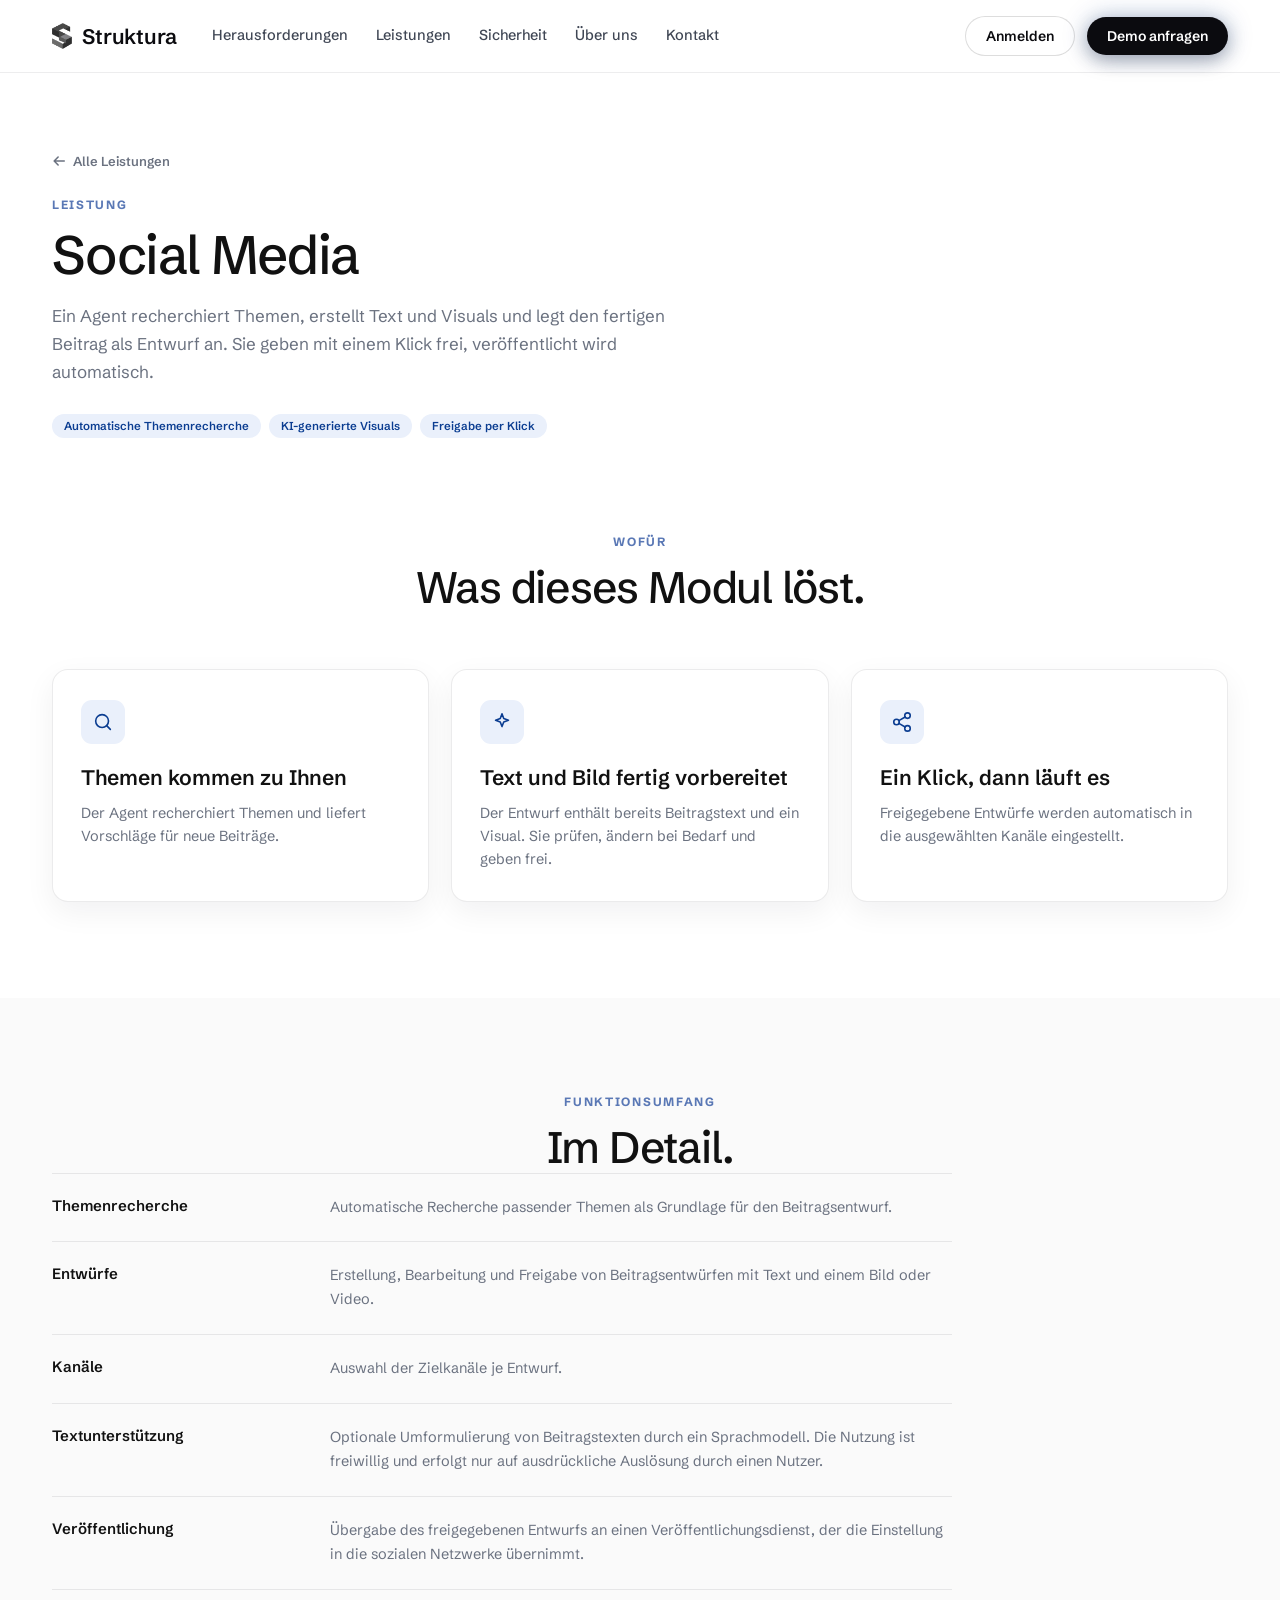
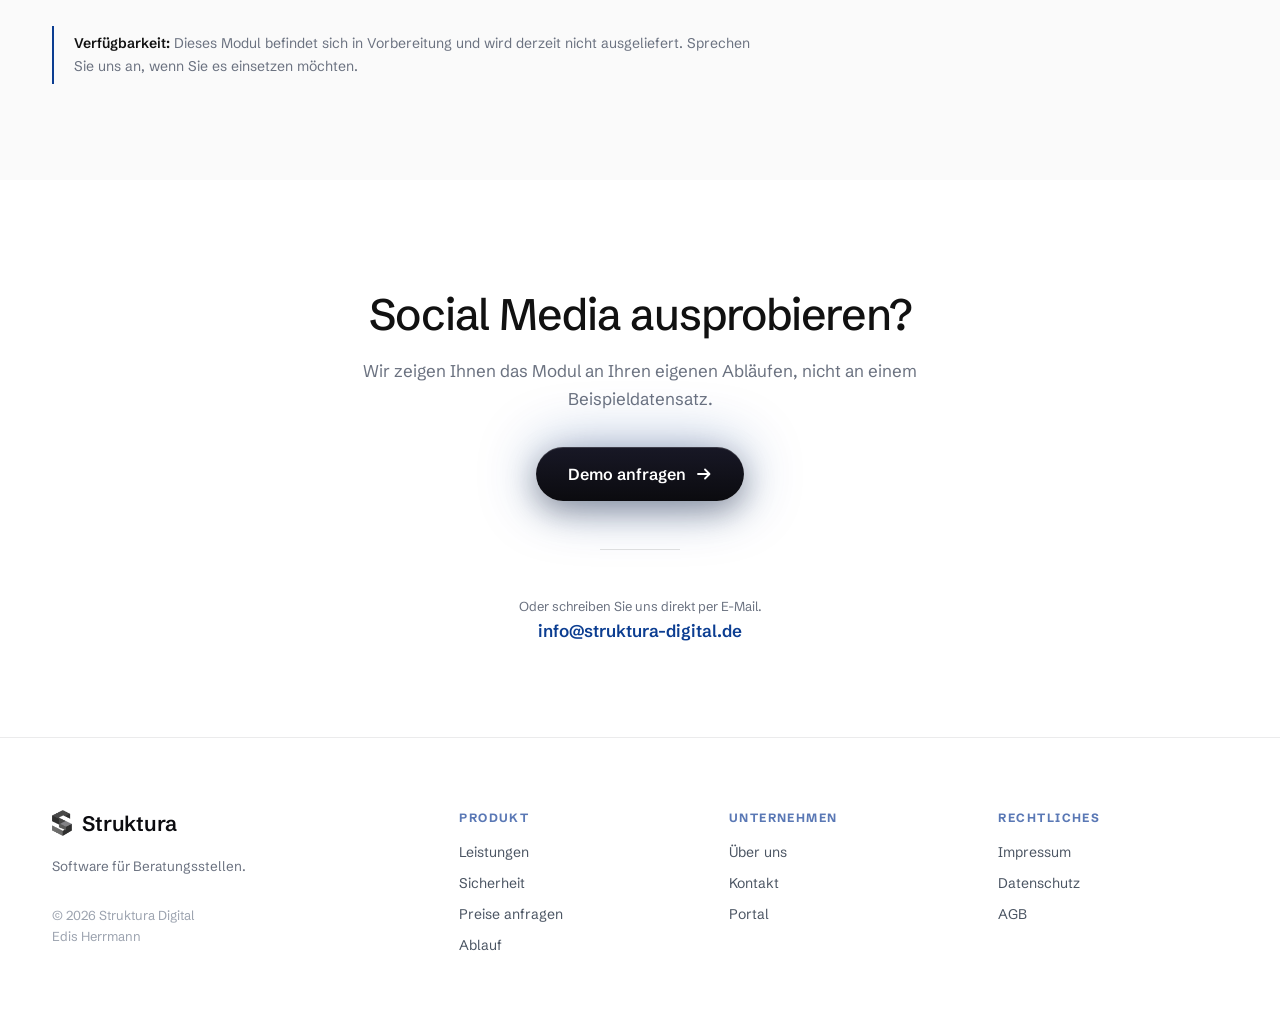
<file: social-media.html>
<!doctype html>
<html lang="de">
<head>
<meta charset="utf-8">
<meta name="viewport" content="width=device-width, initial-scale=1">
<title>Social Media · Struktura Digital</title>
<meta name="description" content="Ein Agent recherchiert Themen, erstellt Text und Visuals und legt den fertigen Beitrag als Entwurf an. Sie geben mit einem Klick frei, veröffentlicht wird ">
<link rel="icon" href="/favicon.ico" sizes="any">
<link rel="icon" type="image/png" sizes="32x32" href="assets/favicon-32.png">
<link rel="icon" type="image/png" sizes="512x512" href="assets/favicon-512.png">
<link rel="apple-touch-icon" sizes="180x180" href="assets/favicon-180.png">
<link rel="preload" href="assets/fonts/schibsted-grotesk-latin-wght-normal.woff2" as="font" type="font/woff2" crossorigin>
<link rel="stylesheet" href="styles.css?v=4">
</head>
<body>

<header class="navbar scrolled" id="navbar">
  <div class="navbar-inner">
    <a class="brand" href="index.html">
      <img class="brand-mark" src="assets/struktura-mark.png" alt="" width="20" height="26">
      <span class="brand-name">Struktura</span>
    </a>
    <nav class="nav-links" aria-label="Hauptnavigation">
      <a href="index.html#herausforderungen">Herausforderungen</a>
      <a href="index.html#leistungen">Leistungen</a>
      <a href="sicherheit.html">Sicherheit</a>
      <a href="index.html#vertrauen">Über uns</a>
      <a href="index.html#kontakt">Kontakt</a>
    </nav>
    <div class="nav-actions">
      <a class="btn btn-ghost" href="https://portal.struktura-digital.de/login">Anmelden</a>
      <a class="btn btn-dark" href="index.html#kontakt">Demo anfragen</a>
    </div>
  </div>
</header>

<main>
  <div class="mod-hero">
    <a class="mod-back" href="index.html#leistungen"><svg viewBox="0 0 16 16" aria-hidden="true"><path d="M14 8H3M7 3.5 2.5 8 7 12.5" fill="none" stroke="currentColor" stroke-width="1.8" stroke-linecap="round" stroke-linejoin="round"/></svg>Alle Leistungen</a>
    <p class="overline">Leistung</p>
    <h1>Social Media</h1>
    <p class="sect-lead">Ein Agent recherchiert Themen, erstellt Text und Visuals und legt den fertigen Beitrag als Entwurf an. Sie geben mit einem Klick frei, veröffentlicht wird automatisch.</p>
    <div class="mod-tags"><span>Automatische Themenrecherche</span><span>KI-generierte Visuals</span><span>Freigabe per Klick</span></div>
  </div>

  <section class="sect">
    <div class="sect-inner">
      <div class="sect-head">
        <p class="overline">Wofür</p>
        <h2 class="sect-h2">Was dieses Modul löst.</h2>
      </div>
      <div class="card-grid card-grid-3">
        <article class="feat-card">
          <span class="feat-ico">
            <svg viewBox="0 0 24 24" fill="none" stroke="currentColor" stroke-width="1.75" stroke-linecap="round" stroke-linejoin="round"><circle cx="11" cy="11" r="7"/><path d="M20 20l-4-4"/></svg>
          </span>
          <h3>Themen kommen zu Ihnen</h3>
          <p>Der Agent recherchiert Themen und liefert Vorschläge für neue Beiträge.</p>
        </article>
        <article class="feat-card">
          <span class="feat-ico">
            <svg viewBox="0 0 24 24" fill="none" stroke="currentColor" stroke-width="1.75" stroke-linecap="round" stroke-linejoin="round"><path d="M12 3l1.9 5.1L19 10l-5.1 1.9L12 17l-1.9-5.1L5 10l5.1-1.9L12 3Z"/></svg>
          </span>
          <h3>Text und Bild fertig vorbereitet</h3>
          <p>Der Entwurf enthält bereits Beitragstext und ein Visual. Sie prüfen, ändern bei Bedarf und geben frei.</p>
        </article>
        <article class="feat-card">
          <span class="feat-ico">
            <svg viewBox="0 0 24 24" fill="none" stroke="currentColor" stroke-width="1.75" stroke-linecap="round" stroke-linejoin="round"><circle cx="18" cy="5" r="3"/><circle cx="6" cy="12" r="3"/><circle cx="18" cy="19" r="3"/><path d="M8.6 13.5l6.8 4M15.4 6.5l-6.8 4"/></svg>
          </span>
          <h3>Ein Klick, dann läuft es</h3>
          <p>Freigegebene Entwürfe werden automatisch in die ausgewählten Kanäle eingestellt.</p>
        </article>
      </div>
    </div>
  </section>

  <section class="sect sect-tint">
    <div class="sect-inner">
      <div class="sect-head">
        <p class="overline">Funktionsumfang</p>
        <h2 class="sect-h2">Im Detail.</h2>
      </div>
      <dl class="spec-list">
        <div class="spec-row"><dt>Themenrecherche</dt><dd>Automatische Recherche passender Themen als Grundlage für den Beitragsentwurf.</dd></div>
        <div class="spec-row"><dt>Entwürfe</dt><dd>Erstellung, Bearbeitung und Freigabe von Beitragsentwürfen mit Text und einem Bild oder Video.</dd></div>
        <div class="spec-row"><dt>Kanäle</dt><dd>Auswahl der Zielkanäle je Entwurf.</dd></div>
        <div class="spec-row"><dt>Textunterstützung</dt><dd>Optionale Umformulierung von Beitragstexten durch ein Sprachmodell. Die Nutzung ist freiwillig und erfolgt nur auf ausdrückliche Auslösung durch einen Nutzer.</dd></div>
        <div class="spec-row"><dt>Veröffentlichung</dt><dd>Übergabe des freigegebenen Entwurfs an einen Veröffentlichungsdienst, der die Einstellung in die sozialen Netzwerke übernimmt.</dd></div>
      </dl>
      <p class="mod-note"><strong>Verfügbarkeit:</strong> Dieses Modul befindet sich in Vorbereitung und wird derzeit nicht ausgeliefert. Sprechen Sie uns an, wenn Sie es einsetzen möchten.</p>
    </div>
  </section>

  <section class="sect cta-sect" id="kontakt">
    <div class="sect-inner cta-inner">
      <h2 class="sect-h2">Social Media ausprobieren?</h2>
      <p class="sect-lead">Wir zeigen Ihnen das Modul an Ihren eigenen Abläufen, nicht an einem Beispieldatensatz.</p>
      <a class="btn btn-cta" href="mailto:info@struktura-digital.de?subject=Demo%20Social%20Media">
        Demo anfragen
        <svg viewBox="0 0 16 16" aria-hidden="true"><path d="M2 8h11M9 3.5 13.5 8 9 12.5" fill="none" stroke="currentColor" stroke-width="1.8" stroke-linecap="round" stroke-linejoin="round"/></svg>
      </a>
      <div class="cta-divider"></div>
      <p class="cta-or">Oder schreiben Sie uns direkt per E-Mail.</p>
      <a class="cta-mail" href="mailto:info@struktura-digital.de">info@struktura-digital.de</a>
    </div>
  </section>
</main>

<footer class="footer">
  <div class="footer-inner">
    <div class="footer-brand">
      <a class="brand" href="index.html#hero">
        <img class="brand-mark" src="assets/struktura-mark.png" alt="" width="20" height="26">
        <span class="brand-name">Struktura</span>
      </a>
      <p class="footer-tag">Software für Beratungsstellen.</p>
      <p class="footer-copy">© 2026 Struktura Digital<br>Edis Herrmann</p>
    </div>
    <div class="footer-col">
      <p class="footer-h">Produkt</p>
      <ul><li><a href="index.html#leistungen">Leistungen</a></li><li><a href="sicherheit.html">Sicherheit</a></li><li><a href="index.html#kontakt">Preise anfragen</a></li><li><a href="index.html#prozess">Ablauf</a></li></ul>
    </div>
    <div class="footer-col">
      <p class="footer-h">Unternehmen</p>
      <ul><li><a href="index.html#vertrauen">Über uns</a></li><li><a href="index.html#kontakt">Kontakt</a></li><li><a href="https://portal.struktura-digital.de/login">Portal</a></li></ul>
    </div>
    <div class="footer-col">
      <p class="footer-h">Rechtliches</p>
      <ul><li><a href="impressum.html">Impressum</a></li><li><a href="datenschutz.html">Datenschutz</a></li><li><a href="agb.html">AGB</a></li></ul>
    </div>
  </div>
</footer>

</body>
</html>
</file>
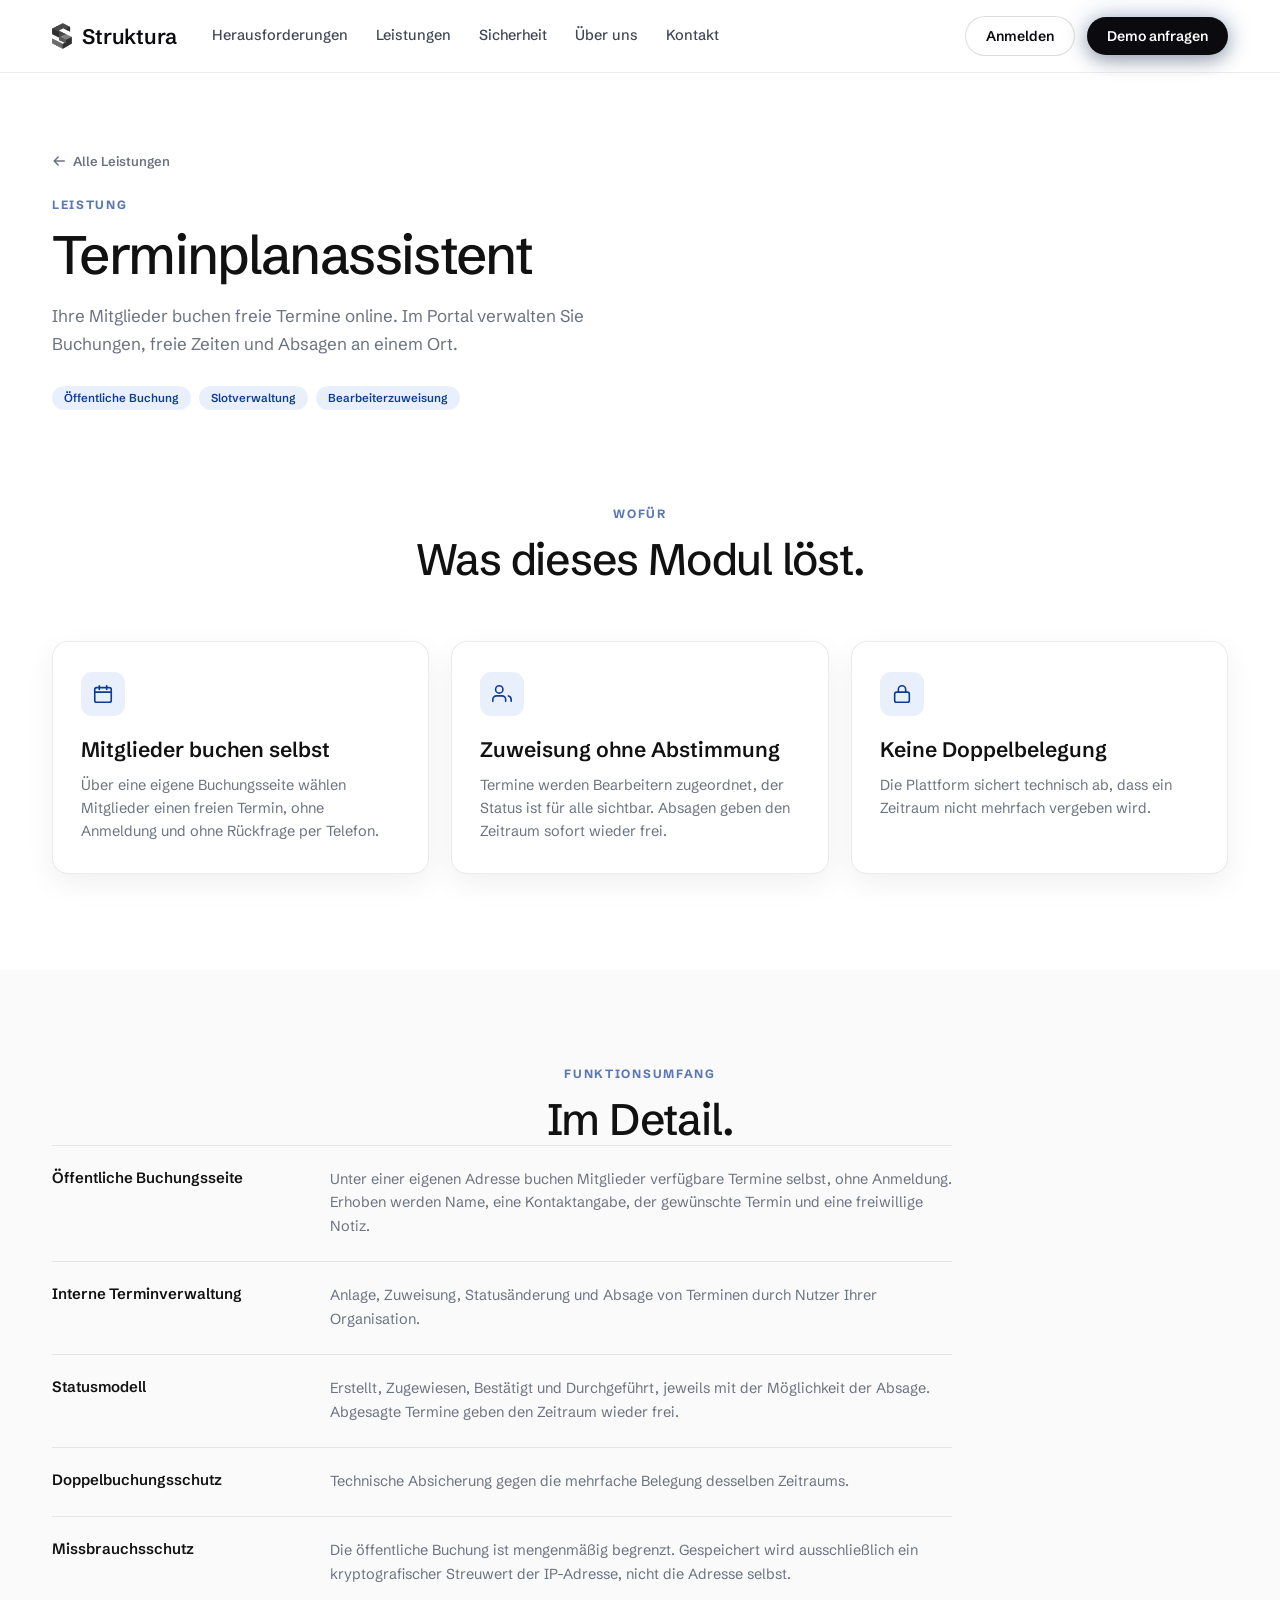
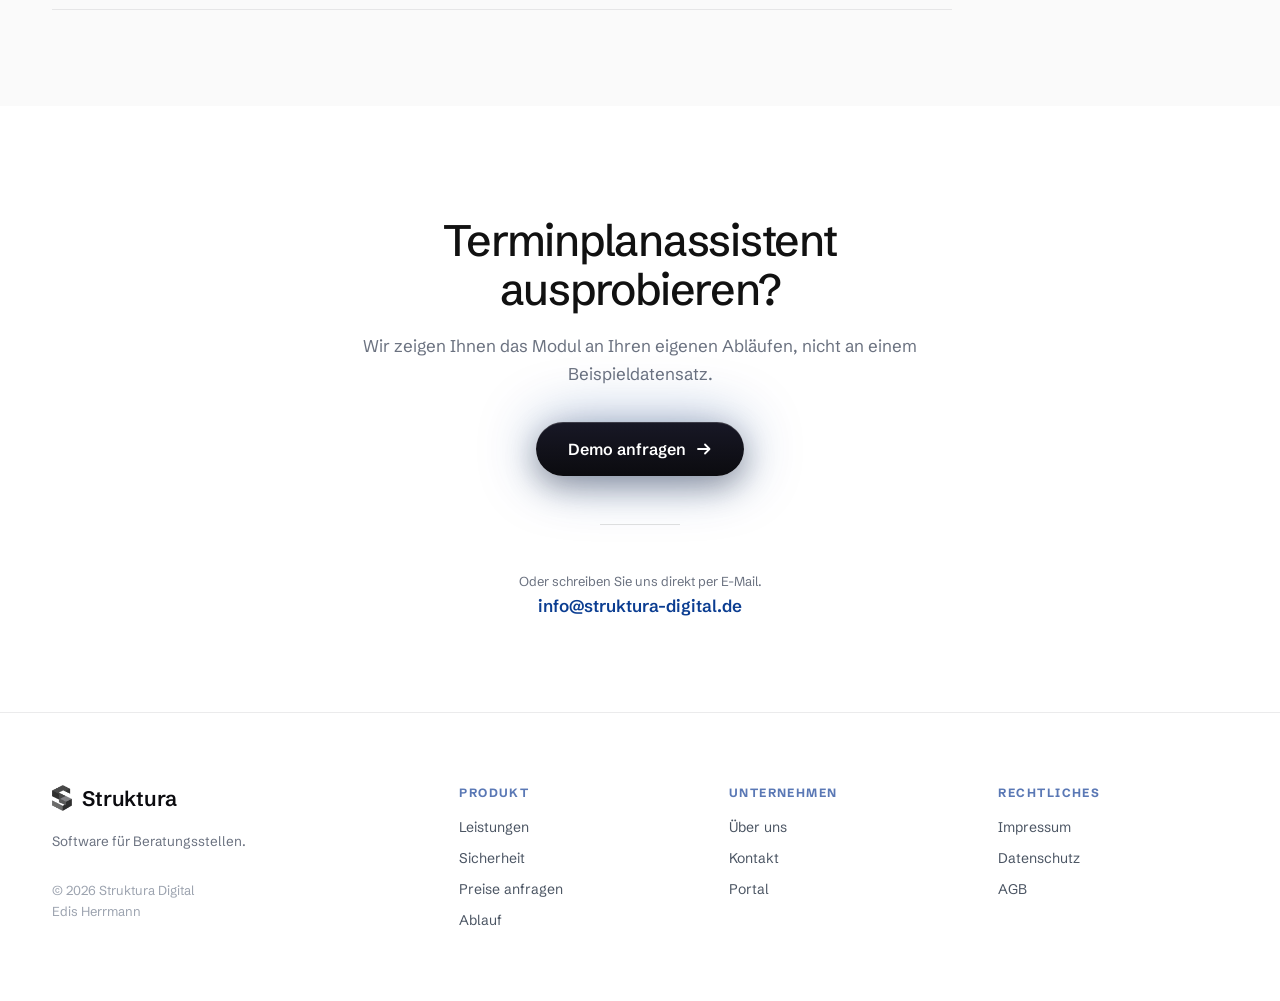
<file: terminplanassistent.html>
<!doctype html>
<html lang="de">
<head>
<meta charset="utf-8">
<meta name="viewport" content="width=device-width, initial-scale=1">
<title>Terminplanassistent · Struktura Digital</title>
<meta name="description" content="Ihre Mitglieder buchen freie Termine online. Im Portal verwalten Sie Buchungen, freie Zeiten und Absagen an einem Ort.">
<link rel="icon" href="/favicon.ico" sizes="any">
<link rel="icon" type="image/png" sizes="32x32" href="assets/favicon-32.png">
<link rel="icon" type="image/png" sizes="512x512" href="assets/favicon-512.png">
<link rel="apple-touch-icon" sizes="180x180" href="assets/favicon-180.png">
<link rel="preload" href="assets/fonts/schibsted-grotesk-latin-wght-normal.woff2" as="font" type="font/woff2" crossorigin>
<link rel="stylesheet" href="styles.css?v=4">
</head>
<body>

<header class="navbar scrolled" id="navbar">
  <div class="navbar-inner">
    <a class="brand" href="index.html">
      <img class="brand-mark" src="assets/struktura-mark.png" alt="" width="20" height="26">
      <span class="brand-name">Struktura</span>
    </a>
    <nav class="nav-links" aria-label="Hauptnavigation">
      <a href="index.html#herausforderungen">Herausforderungen</a>
      <a href="index.html#leistungen">Leistungen</a>
      <a href="sicherheit.html">Sicherheit</a>
      <a href="index.html#vertrauen">Über uns</a>
      <a href="index.html#kontakt">Kontakt</a>
    </nav>
    <div class="nav-actions">
      <a class="btn btn-ghost" href="https://portal.struktura-digital.de/login">Anmelden</a>
      <a class="btn btn-dark" href="index.html#kontakt">Demo anfragen</a>
    </div>
  </div>
</header>

<main>
  <div class="mod-hero">
    <a class="mod-back" href="index.html#leistungen"><svg viewBox="0 0 16 16" aria-hidden="true"><path d="M14 8H3M7 3.5 2.5 8 7 12.5" fill="none" stroke="currentColor" stroke-width="1.8" stroke-linecap="round" stroke-linejoin="round"/></svg>Alle Leistungen</a>
    <p class="overline">Leistung</p>
    <h1>Terminplanassistent</h1>
    <p class="sect-lead">Ihre Mitglieder buchen freie Termine online. Im Portal verwalten Sie Buchungen, freie Zeiten und Absagen an einem Ort.</p>
    <div class="mod-tags"><span>Öffentliche Buchung</span><span>Slotverwaltung</span><span>Bearbeiterzuweisung</span></div>
  </div>

  <section class="sect">
    <div class="sect-inner">
      <div class="sect-head">
        <p class="overline">Wofür</p>
        <h2 class="sect-h2">Was dieses Modul löst.</h2>
      </div>
      <div class="card-grid card-grid-3">
        <article class="feat-card">
          <span class="feat-ico">
            <svg viewBox="0 0 24 24" fill="none" stroke="currentColor" stroke-width="1.75" stroke-linecap="round" stroke-linejoin="round"><rect x="3" y="5" width="18" height="16" rx="2"/><path d="M3 10h18M8 3v4M16 3v4"/></svg>
          </span>
          <h3>Mitglieder buchen selbst</h3>
          <p>Über eine eigene Buchungsseite wählen Mitglieder einen freien Termin, ohne Anmeldung und ohne Rückfrage per Telefon.</p>
        </article>
        <article class="feat-card">
          <span class="feat-ico">
            <svg viewBox="0 0 24 24" fill="none" stroke="currentColor" stroke-width="1.75" stroke-linecap="round" stroke-linejoin="round"><path d="M16 20v-2a4 4 0 0 0-4-4H6a4 4 0 0 0-4 4v2"/><circle cx="9" cy="7" r="4"/><path d="M22 20v-2a4 4 0 0 0-3-3.9"/></svg>
          </span>
          <h3>Zuweisung ohne Abstimmung</h3>
          <p>Termine werden Bearbeitern zugeordnet, der Status ist für alle sichtbar. Absagen geben den Zeitraum sofort wieder frei.</p>
        </article>
        <article class="feat-card">
          <span class="feat-ico">
            <svg viewBox="0 0 24 24" fill="none" stroke="currentColor" stroke-width="1.75" stroke-linecap="round" stroke-linejoin="round"><rect x="4" y="10" width="16" height="11" rx="2"/><path d="M8 10V7a4 4 0 0 1 8 0v3"/></svg>
          </span>
          <h3>Keine Doppelbelegung</h3>
          <p>Die Plattform sichert technisch ab, dass ein Zeitraum nicht mehrfach vergeben wird.</p>
        </article>
      </div>
    </div>
  </section>

  <section class="sect sect-tint">
    <div class="sect-inner">
      <div class="sect-head">
        <p class="overline">Funktionsumfang</p>
        <h2 class="sect-h2">Im Detail.</h2>
      </div>
      <dl class="spec-list">
        <div class="spec-row"><dt>Öffentliche Buchungsseite</dt><dd>Unter einer eigenen Adresse buchen Mitglieder verfügbare Termine selbst, ohne Anmeldung. Erhoben werden Name, eine Kontaktangabe, der gewünschte Termin und eine freiwillige Notiz.</dd></div>
        <div class="spec-row"><dt>Interne Terminverwaltung</dt><dd>Anlage, Zuweisung, Statusänderung und Absage von Terminen durch Nutzer Ihrer Organisation.</dd></div>
        <div class="spec-row"><dt>Statusmodell</dt><dd>Erstellt, Zugewiesen, Bestätigt und Durchgeführt, jeweils mit der Möglichkeit der Absage. Abgesagte Termine geben den Zeitraum wieder frei.</dd></div>
        <div class="spec-row"><dt>Doppelbuchungsschutz</dt><dd>Technische Absicherung gegen die mehrfache Belegung desselben Zeitraums.</dd></div>
        <div class="spec-row"><dt>Missbrauchsschutz</dt><dd>Die öffentliche Buchung ist mengenmäßig begrenzt. Gespeichert wird ausschließlich ein kryptografischer Streuwert der IP-Adresse, nicht die Adresse selbst.</dd></div>
      </dl>
    </div>
  </section>

  <section class="sect cta-sect" id="kontakt">
    <div class="sect-inner cta-inner">
      <h2 class="sect-h2">Terminplanassistent ausprobieren?</h2>
      <p class="sect-lead">Wir zeigen Ihnen das Modul an Ihren eigenen Abläufen, nicht an einem Beispieldatensatz.</p>
      <a class="btn btn-cta" href="mailto:info@struktura-digital.de?subject=Demo%20Terminplanassistent">
        Demo anfragen
        <svg viewBox="0 0 16 16" aria-hidden="true"><path d="M2 8h11M9 3.5 13.5 8 9 12.5" fill="none" stroke="currentColor" stroke-width="1.8" stroke-linecap="round" stroke-linejoin="round"/></svg>
      </a>
      <div class="cta-divider"></div>
      <p class="cta-or">Oder schreiben Sie uns direkt per E-Mail.</p>
      <a class="cta-mail" href="mailto:info@struktura-digital.de">info@struktura-digital.de</a>
    </div>
  </section>
</main>

<footer class="footer">
  <div class="footer-inner">
    <div class="footer-brand">
      <a class="brand" href="index.html#hero">
        <img class="brand-mark" src="assets/struktura-mark.png" alt="" width="20" height="26">
        <span class="brand-name">Struktura</span>
      </a>
      <p class="footer-tag">Software für Beratungsstellen.</p>
      <p class="footer-copy">© 2026 Struktura Digital<br>Edis Herrmann</p>
    </div>
    <div class="footer-col">
      <p class="footer-h">Produkt</p>
      <ul><li><a href="index.html#leistungen">Leistungen</a></li><li><a href="sicherheit.html">Sicherheit</a></li><li><a href="index.html#kontakt">Preise anfragen</a></li><li><a href="index.html#prozess">Ablauf</a></li></ul>
    </div>
    <div class="footer-col">
      <p class="footer-h">Unternehmen</p>
      <ul><li><a href="index.html#vertrauen">Über uns</a></li><li><a href="index.html#kontakt">Kontakt</a></li><li><a href="https://portal.struktura-digital.de/login">Portal</a></li></ul>
    </div>
    <div class="footer-col">
      <p class="footer-h">Rechtliches</p>
      <ul><li><a href="impressum.html">Impressum</a></li><li><a href="datenschutz.html">Datenschutz</a></li><li><a href="agb.html">AGB</a></li></ul>
    </div>
  </div>
</footer>

</body>
</html>
</file>
<file: styles.css>
/* ============================================================
   Struktura Digital — Hero "Flow" (huly.io invertiert, Light-Mode)
   Palette + Typo: Struktura Design System
   ============================================================ */

/* Schrift liegt selbst gehostet unter assets/fonts (SIL OFL 1.1, siehe OFL.txt),
   damit beim Seitenaufruf keine Besucher-IP an Google Fonts geht.
   Variable Datei mit Latin-Subset. Der Bereich ist wie zuvor bei Google auf 400 bis 700
   begrenzt, sonst rendert <b> in fettem Umfeld (bolder) mit 900 statt 700. */
@font-face {
  font-family: "Schibsted Grotesk";
  font-style: normal;
  font-display: swap;
  font-weight: 400 700;
  src: url("assets/fonts/schibsted-grotesk-latin-wght-normal.woff2") format("woff2");
}

:root {
  --bg: #ffffff;
  --bg-soft: #fafafa;
  --ink: #0B0B0F;
  --ink-2: #1A1A2E;
  --blue: #0B3D91;
  --blue-bright: #2563EB;
  --orange: #E8590C;
  --text: #111111;
  --muted: #6B7280;
  --line: rgba(11, 11, 15, 0.08);
  --sans: "Schibsted Grotesk", system-ui, -apple-system, "Segoe UI", sans-serif;
  --shadow-card: 0 10px 30px rgba(11, 16, 33, 0.06);
  --shadow-card-hover: 0 22px 50px rgba(11, 16, 33, 0.12);
}

* { box-sizing: border-box; margin: 0; padding: 0; }

html { scroll-behavior: smooth; }
html, body { overflow-x: clip; }

/* Navbar-Offset für Anker-Sprünge */
[id] { scroll-margin-top: 88px; }

body {
  background: var(--bg);
  color: var(--text);
  font-family: var(--sans);
  -webkit-font-smoothing: antialiased;
  text-rendering: optimizeLegibility;
}

a { text-decoration: none; color: inherit; }

::selection { background: rgba(11, 61, 145, 0.16); }

/* ============================================================
   NAVBAR
   ============================================================ */

.navbar {
  position: fixed;
  inset: 0 0 auto 0;
  z-index: 50;
  border-bottom: 1px solid transparent;
  transition: background-color .35s ease, border-color .35s ease, box-shadow .35s ease,
              -webkit-backdrop-filter .35s ease, backdrop-filter .35s ease;
}

.navbar.scrolled {
  background: rgba(255, 255, 255, 0.78);
  -webkit-backdrop-filter: blur(14px) saturate(1.5);
  backdrop-filter: blur(14px) saturate(1.5);
  border-bottom-color: rgba(11, 11, 15, 0.07);
  box-shadow: 0 1px 0 rgba(255, 255, 255, 0.4) inset;
}

.navbar-inner {
  max-width: 1240px;
  margin: 0 auto;
  height: 72px;
  padding: 0 32px;
  display: flex;
  align-items: center;
  gap: 36px;
}

.brand { display: inline-flex; align-items: center; gap: 10px; }
.brand-mark { height: 26px; width: auto; display: block; }
.brand-name {
  font-family: var(--sans);
  font-weight: 600;
  font-size: 21px;
  letter-spacing: -0.01em;
  color: var(--ink);
}

.nav-links { display: flex; gap: 28px; flex: 1; }
.nav-links a {
  font-size: 14.5px;
  font-weight: 500;
  color: #3F4654;
  white-space: nowrap;
  transition: color .2s ease;
}
.nav-links a:hover { color: var(--ink); }
.nav-links a {
  position: relative;
  padding-bottom: 3px;
}
.nav-links a::after {
  content: "";
  position: absolute;
  left: 0; bottom: 0;
  width: 100%;
  height: 1.5px;
  background: var(--blue);
  border-radius: 2px;
  transform: scaleX(0);
  transform-origin: left;
  transition: transform .25s ease;
}
.nav-links a.active { color: var(--ink); }
.nav-links a.active::after { transform: scaleX(1); }

.nav-actions { display: flex; align-items: center; gap: 12px; }

/* ---------- Buttons ---------- */

.btn {
  display: inline-flex;
  align-items: center;
  gap: 10px;
  border-radius: 999px;
  font-size: 14px;
  font-weight: 600;
  padding: 10px 20px;
  white-space: nowrap;
  transition: transform .2s ease, box-shadow .25s ease, background-color .2s ease;
}

.btn-ghost {
  color: var(--ink);
  border: 1px solid rgba(17, 17, 17, 0.14);
  background: rgba(255, 255, 255, 0.6);
}
.btn-ghost:hover { background: #F3F4F6; }

.btn-dark {
  background: var(--ink);
  color: #fff;
  box-shadow: 0 6px 18px rgba(11, 16, 33, 0.28), 0 0 26px rgba(11, 61, 145, 0.28);
}
.btn-dark:hover {
  transform: translateY(-1px);
  box-shadow: 0 10px 24px rgba(11, 16, 33, 0.34), 0 0 38px rgba(11, 61, 145, 0.4);
}

/* Primärer Hero-CTA: dunkler Pill mit Glow-Halo (huly invertiert) */
.btn-cta {
  position: relative;
  margin-top: 34px;
  padding: 17px 32px;
  font-size: 16px;
  color: #fff;
  background: linear-gradient(180deg, #181826, var(--ink));
  box-shadow:
    inset 0 1px 0 rgba(255, 255, 255, 0.16),
    0 10px 30px rgba(11, 16, 33, 0.35),
    0 0 60px rgba(11, 61, 145, 0.38);
}
.btn-cta svg { width: 16px; height: 16px; transition: transform .25s ease; }
.btn-cta:hover { transform: translateY(-2px); }
.btn-cta:hover svg { transform: translateX(3px); }
.btn-cta::after {
  content: "";
  position: absolute;
  inset: -20px;
  z-index: -1;
  border-radius: 999px;
  background: radial-gradient(55% 70% at 50% 65%, rgba(11, 61, 145, 0.45), rgba(232, 89, 12, 0.12) 60%, transparent 75%);
  filter: blur(18px);
  animation: cta-glow 5s ease-in-out infinite;
}

/* ============================================================
   HERO
   ============================================================ */

.hero {
  position: relative;
  overflow: hidden;
  background:
    radial-gradient(900px 420px at 62% -80px, rgba(11, 61, 145, 0.05), transparent 70%)
    var(--bg);
}

.hero-copy {
  position: relative;
  z-index: 4;
  max-width: 1240px;
  margin: 0 auto;
  padding: 176px 32px 0;
}

.hero-copy h1 {
  font-family: var(--sans);
  font-weight: 500;
  font-size: clamp(42px, 5.4vw, 76px);
  line-height: 1.05;
  letter-spacing: -0.032em;
  color: var(--text);
  animation: rise .9s cubic-bezier(.2, .7, .2, 1) both;
}
.hero-copy h1 em { font-style: normal; }

.hero-copy .lead {
  margin-top: 24px;
  max-width: 530px;
  font-size: 17px;
  line-height: 1.65;
  color: var(--muted);
  animation: rise .9s cubic-bezier(.2, .7, .2, 1) .12s both;
}

.hero-copy .btn-cta { animation: rise .9s cubic-bezier(.2, .7, .2, 1) .22s both; }

.hero-trust {
  display: flex;
  flex-wrap: wrap;
  gap: 10px 22px;
  margin-top: 28px;
  animation: rise .9s cubic-bezier(.2, .7, .2, 1) .34s both;
}
.hero-trust span {
  display: inline-flex;
  align-items: center;
  gap: 7px;
  font-size: 13px;
  font-weight: 500;
  color: #4B5563;
}
.hero-trust svg { width: 15px; height: 15px; color: var(--blue); }

/* ============================================================
   DER FLOW — dunkler Strahl auf Weiß
   ============================================================ */

.flow {
  position: absolute;
  top: 0;
  left: 12vw;            /* Strahl-Mitte bei ~62vw, rechts der Headline */
  right: -12vw;
  height: 880px;          /* Fallback; wird per JS bis zum Mockup gesetzt */
  z-index: 2;
  pointer-events: none;
  animation: flow-in 1.4s ease .1s both;
}

/* Das SVG ist eine einmal gerasterte Ebene. Wichtig: KEINE transform/scale-
   Animation darauf — Scale-Änderungen erzwingen Re-Rasterung der teuren Filter.
   Nur Opacity (reiner Compositor-Fade) ist erlaubt. */
.flow-svg {
  width: 100%;
  height: 100%;
  display: block;
  animation: flow-pulse-soft 4.2s ease-in-out infinite;
  will-change: opacity;
}

/* Strömungsschichten: eigene Compositor-Layer, nahtlos kachelnde Muster.
   Loop-Distanz = Kachelhöhe (340px bzw. 420px) → kein sichtbarer Sprung. */
.flow-stream {
  position: absolute;
  top: 0;
  left: 50%;
  width: 150px;
  height: 100%;
  transform: translateX(-50%);
  animation: flow-breathe 6.5s ease-in-out infinite;
  opacity: .85;
  -webkit-mask-image: radial-gradient(ellipse 60% 44% at 50% 42%, #000 55%, transparent 98%);
  mask-image: radial-gradient(ellipse 60% 44% at 50% 42%, #000 55%, transparent 98%);
}

.flow-stream i {
  position: absolute;
  left: 0;
  right: 0;
  bottom: 0;
  display: block;
  background-repeat: repeat-y;
  will-change: transform;
}

.fs-sheen {
  top: -340px;
  background-image: linear-gradient(180deg,
    rgba(168, 190, 255, 0) 0%,
    rgba(168, 190, 255, .12) 38%,
    rgba(255, 255, 255, .08) 50%,
    rgba(168, 190, 255, 0) 72%);
  background-size: 100% 340px;
  animation: fall-340 9s linear infinite;
}

.fs-streaks {
  top: -340px;
  background-image:
    linear-gradient(180deg, transparent 18%, rgba(173, 194, 255, .6) 30%, rgba(173, 194, 255, .6) 50%, transparent 62%),
    linear-gradient(180deg, transparent 55%, rgba(255, 255, 255, .55) 68%, rgba(255, 255, 255, .55) 82%, transparent 92%),
    linear-gradient(180deg, transparent 5%, rgba(126, 155, 239, .5) 18%, rgba(126, 155, 239, .5) 42%, transparent 55%),
    linear-gradient(180deg, transparent 40%, rgba(255, 255, 255, .4) 50%, rgba(255, 255, 255, .4) 58%, transparent 66%);
  background-size: 2.5px 340px, 2px 340px, 3px 340px, 2px 340px;
  background-position: 68px 0, 84px 120px, 56px 40px, 96px 220px;
  animation: fall-340 6.5s linear infinite;
}

.fs-dots {
  top: -420px;
  background-image:
    radial-gradient(circle at 70px 60px, rgba(207, 221, 255, .9) 0 1.6px, transparent 2.6px),
    radial-gradient(circle at 60px 175px, rgba(255, 255, 255, .8) 0 1.2px, transparent 2.2px),
    radial-gradient(circle at 84px 300px, rgba(191, 208, 255, .9) 0 1.8px, transparent 2.8px),
    radial-gradient(circle at 92px 110px, rgba(255, 255, 255, .7) 0 1px, transparent 2px),
    radial-gradient(circle at 56px 390px, rgba(207, 221, 255, .8) 0 1.4px, transparent 2.4px);
  background-size: 150px 420px;
  animation: fall-420 4.2s linear infinite;
}

/* ============================================================
   VERBORGENE UI-LAYER (Cursor-Reveal)
   ============================================================ */

.ghost-parallax {
  position: absolute;
  inset: -20px;
  z-index: 1;
  pointer-events: none;
  will-change: transform;
}

.ghost-layer { position: absolute; inset: 0; opacity: .04; }

/* Spotlight-Reveal: statisch maskierter Kreis, bewegt sich nur per transform.
   Innen läuft eine Vollkopie des Layers gegenläufig mit — nichts wird neu gerastert. */
.ghost-spot {
  position: absolute;
  top: 0;
  left: 0;
  width: 720px;
  height: 720px;
  opacity: 0;
  transition: opacity .45s ease;
  pointer-events: none;
  will-change: transform, opacity;
  -webkit-mask-image: radial-gradient(closest-side, rgba(0, 0, 0, 1) 0%, rgba(0, 0, 0, .85) 45%, rgba(0, 0, 0, 0) 100%);
  mask-image: radial-gradient(closest-side, rgba(0, 0, 0, 1) 0%, rgba(0, 0, 0, .85) 45%, rgba(0, 0, 0, 0) 100%);
  -webkit-mask-repeat: no-repeat;
  mask-repeat: no-repeat;
  -webkit-mask-size: 100% 100%;
  mask-size: 100% 100%;
}
.hero.cursor-on .ghost-spot { opacity: .52; }

.ghost-spot-inner { position: absolute; top: 0; left: 0; will-change: transform; }
.ghost-spot-inner .ghost-layer { opacity: 1; }

.ghost-grid {
  position: absolute;
  inset: 0;
  background-image: radial-gradient(circle, rgba(11, 11, 15, 0.55) 1.1px, transparent 1.6px);
  background-size: 26px 26px;
  opacity: .5;
}

/* ---------- Ghost-Karten ---------- */

.gcard {
  position: absolute;
  background: #fff;
  border: 1px solid rgba(11, 11, 15, 0.1);
  border-radius: 14px;
  box-shadow: 0 12px 32px rgba(11, 16, 33, 0.12);
  padding: 13px 14px;
  font-size: 12px;
  color: #374151;
}

.gc-eyebrow { font-size: 9.5px; font-weight: 600; letter-spacing: .08em; color: #9CA3AF; }
.gc-title { font-size: 13px; font-weight: 600; color: var(--text); margin-top: 4px; line-height: 1.35; }

.gc-badges { display: flex; gap: 6px; margin-top: 9px; }
.gpill {
  font-size: 10.5px;
  font-weight: 600;
  padding: 2.5px 9px;
  border-radius: 999px;
}
.gpill.amber { background: #FEF9C3; color: #B45309; }
.gpill.pink { background: #FCE7F3; color: #BE185D; }

.gc-meta { display: flex; align-items: center; gap: 8px; margin-top: 11px; font-size: 11px; color: var(--muted); }
.gc-ring { width: 22px; height: 22px; }
.gc-avatars { margin-left: auto; display: inline-flex; }
.gc-avatars i, .gc-avatar {
  width: 19px; height: 19px;
  border-radius: 50%;
  background: #DBEAFE;
  color: #1D4ED8;
  font-style: normal;
  font-size: 8px;
  font-weight: 700;
  display: inline-flex;
  align-items: center;
  justify-content: center;
  border: 1.5px solid #fff;
}
.gc-avatars i + i { margin-left: -6px; background: #E0E7FF; color: #4338CA; }

.gc-kanban { right: 5%; top: 112px; width: 252px; }

.gc-checklist { right: 9%; top: 402px; width: 220px; }
.ck { display: flex; align-items: center; gap: 8px; margin-top: 9px; font-size: 11.5px; color: #4B5563; }
.ck i {
  width: 13px; height: 13px;
  border-radius: 4px;
  border: 1.5px solid #C7CCD6;
  flex: none;
  position: relative;
}
.ck.done i { background: var(--blue); border-color: var(--blue); }
.ck.done i::after {
  content: "";
  position: absolute;
  left: 3px; top: 1px;
  width: 4px; height: 7px;
  border: solid #fff;
  border-width: 0 1.5px 1.5px 0;
  transform: rotate(45deg);
}
.ck s { color: #9CA3AF; }

.gpill-float {
  position: absolute;
  display: inline-flex;
  align-items: center;
  gap: 7px;
  padding: 8px 15px;
  border-radius: 999px;
  background: #FFF7ED;
  border: 1px solid #FDBA74;
  color: #B45309;
  font-size: 11.5px;
  font-weight: 600;
  box-shadow: 0 10px 26px rgba(180, 83, 9, 0.14);
}
.gpill-float svg { width: 13px; height: 13px; }
.gc-reminder { left: 46%; top: 148px; }

.gc-notify { left: 3.5%; top: 586px; width: 274px; display: flex; gap: 10px; }
.gc-avatar { width: 26px; height: 26px; font-size: 10px; flex: none; }
.gc-text { font-size: 11.5px; line-height: 1.45; color: #4B5563; }
.gc-text b { color: var(--text); }
.gc-time { font-size: 10.5px; color: #9CA3AF; margin-top: 3px; }

.gc-cal { right: 20%; top: 592px; width: 202px; }
.gc-cal-head { font-size: 11.5px; font-weight: 700; color: var(--text); margin-bottom: 8px; }
.gc-cal-grid { display: grid; grid-template-columns: repeat(7, 1fr); gap: 3px 0; }
.gc-cal-grid span {
  font-size: 8.5px;
  color: #6B7280;
  text-align: center;
  line-height: 17px;
  height: 17px;
  position: relative;
}
.gc-cal-grid span.h { color: #B6BCC8; font-weight: 600; }
.gc-cal-grid span.on {
  background: var(--blue);
  color: #fff;
  font-weight: 700;
  border-radius: 50%;
  width: 17px;
  justify-self: center;
}
.gc-cal-grid span.dot::after {
  content: "";
  position: absolute;
  left: 50%; bottom: -1px;
  width: 3px; height: 3px;
  border-radius: 50%;
  background: var(--orange);
  transform: translateX(-50%);
}

.gc-kpi { left: 21%; top: 330px; width: 232px; display: flex; gap: 10px; align-items: center; }
.gc-donut { width: 30px; height: 30px; flex: none; }

/* ============================================================
   MOCKUP — Struktura-Portal
   ============================================================ */

.mockup-wrap {
  position: relative;
  z-index: 3;
  width: min(1100px, 92vw);
  margin: 210px auto 0;
  animation: rise 1s cubic-bezier(.2, .7, .2, 1) .32s both;
}

/* Dunkler "Aufprall"-Halo des Flows hinter dem Mockup */
.impact-halo {
  position: absolute;
  left: 50%;
  top: -120px;
  transform: translateX(-50%);
  width: 126%;
  height: 340px;
  background: radial-gradient(46% 88% at 62% 32%,
    rgba(8, 10, 22, 0.74) 0%,
    rgba(14, 24, 58, 0.56) 36%,
    rgba(11, 61, 145, 0.32) 56%,
    rgba(11, 61, 145, 0) 78%);
  filter: blur(26px);
  animation: halo-pulse 4.2s ease-in-out infinite;
  pointer-events: none;
}

/* Chromatischer Saum an der Oberkante (huly-Regenbogen, invertiert) */
.impact-line {
  position: absolute;
  top: -7px;
  left: 5%;
  right: 5%;
  height: 3px;
  border-radius: 3px;
  background: linear-gradient(90deg,
    rgba(232, 89, 12, 0) 0%,
    rgba(232, 89, 12, 0.65) 18%,
    rgba(11, 61, 145, 0.85) 52%,
    rgba(125, 211, 252, 0.7) 82%,
    rgba(125, 211, 252, 0) 100%);
  filter: blur(2.5px);
  pointer-events: none;
}

.mockup {
  position: relative;
  z-index: 1;
  background: #fff;
  border: 1px solid rgba(11, 11, 15, 0.09);
  border-radius: 18px;
  overflow: hidden;
  box-shadow: 0 24px 70px rgba(10, 14, 30, 0.2), 0 2px 6px rgba(10, 14, 30, 0.06);
}

/* ---------- Browser-Chrome ---------- */
.mock-chrome {
  display: flex;
  align-items: center;
  gap: 7px;
  height: 40px;
  padding: 0 16px;
  border-bottom: 1px solid var(--line);
  background: #FCFCFD;
}
.mock-chrome .dot { width: 10px; height: 10px; border-radius: 50%; }
.dot.r { background: #FF5F57; } .dot.y { background: #FEBC2E; } .dot.g { background: #28C840; }
.mock-chrome .url {
  margin: 0 auto;
  font-size: 11px;
  color: var(--muted);
  background: #F3F4F6;
  border-radius: 8px;
  padding: 4px 16px;
}
.mc-avatars { display: inline-flex; }
.mc-avatars i {
  width: 19px; height: 19px;
  border-radius: 50%;
  font-style: normal;
  font-size: 7.5px;
  font-weight: 700;
  display: inline-flex;
  align-items: center;
  justify-content: center;
  border: 1.5px solid #fff;
  color: #fff;
}
.mc-avatars i:nth-child(1) { background: #0B3D91; }
.mc-avatars i:nth-child(2) { background: #2563EB; margin-left: -6px; }
.mc-avatars i:nth-child(3) { background: #7C90C7; margin-left: -6px; }

/* ---------- Body: Sidebar + Main ---------- */
.mock-body { display: flex; }

.mock-side {
  width: 50px;
  flex: none;
  border-right: 1px solid var(--line);
  background: #FBFBFC;
  display: flex;
  flex-direction: column;
  align-items: center;
  gap: 8px;
  padding: 12px 0;
}
.ms-logo {
  width: 24px; height: 24px;
  border-radius: 7px;
  background: linear-gradient(135deg, var(--blue), var(--ink));
  margin-bottom: 8px;
}
.ms-i {
  width: 30px; height: 30px;
  border-radius: 8px;
  display: flex;
  align-items: center;
  justify-content: center;
  position: relative;
}
.ms-i svg { width: 15px; height: 15px; fill: #B9BFCC; }
.ms-i svg .fill2 { fill: #D6DAE3; }
.ms-i.on { background: #EAF0FB; }
.ms-i.on svg { fill: var(--blue); }
.ms-i.bell::after {
  content: "";
  position: absolute;
  top: 5px; right: 5px;
  width: 6px; height: 6px;
  border-radius: 50%;
  background: #DC2626;
  border: 1.5px solid #FBFBFC;
}

.mock-main { flex: 1; padding: 14px 18px 20px; min-width: 0; }

/* ---------- Kopfzeile ---------- */
.mock-head {
  display: flex;
  align-items: center;
  justify-content: space-between;
  gap: 12px;
  margin-bottom: 12px;
}
.mh-left { display: flex; align-items: center; gap: 10px; }
.mh-title { font-family: var(--sans); font-size: 16px; font-weight: 600; color: var(--text); }
.mh-chip {
  font-size: 9.5px;
  font-weight: 600;
  color: var(--muted);
  border: 1px solid var(--line);
  border-radius: 999px;
  padding: 3px 10px;
}
.mh-right { display: flex; align-items: center; gap: 6px; }
.mh-year { font-size: 10px; color: var(--muted); margin-right: 4px; }
.yr {
  font-size: 10.5px;
  font-weight: 600;
  padding: 3px 11px;
  border-radius: 8px;
  border: 1px solid var(--line);
  color: #4B5563;
}
.yr.on { background: var(--blue); border-color: var(--blue); color: #fff; }

/* ---------- KPI-Strip ---------- */
.kpi-row {
  display: grid;
  grid-template-columns: 1.5fr 1.5fr 1fr 1fr 1fr 1fr;
  gap: 10px;
  margin-bottom: 12px;
}

.kcard {
  border: 1px solid var(--line);
  border-radius: 12px;
  padding: 9px 12px;
  background: #fff;
}
.ktitle { font-size: 10px; font-weight: 600; color: var(--muted); margin-bottom: 5px; }
.kbody { display: flex; align-items: center; gap: 12px; }
.donut { width: 56px; height: 56px; flex: none; }
.donut text {
  font-family: var(--sans);
  font-size: 15px;
  font-weight: 700;
  fill: var(--text);
  text-anchor: middle;
  dominant-baseline: central;
}
.kstats { display: flex; flex-direction: column; gap: 3px; font-size: 10.5px; }
.kstats .muted { color: var(--muted); }
.kstats .hot { color: #EA580C; font-weight: 700; font-size: 11.5px; }
.kstats .alert { color: #DC2626; font-weight: 700; font-size: 11.5px; }

.ktile {
  border-radius: 12px;
  border: 1px solid var(--line);
  display: flex;
  flex-direction: column;
  align-items: center;
  justify-content: center;
  gap: 3px;
  padding: 9px 6px;
  text-align: center;
}
.ktile b { font-family: var(--sans); font-size: 19px; font-weight: 600; line-height: 1; }
.ktile span { font-size: 9.5px; color: var(--muted); }
.t-gray { background: #F9FAFB; }
.t-gray b { color: var(--text); }
.t-amber { background: #FFFBEB; border-color: #FDE68A; }
.t-amber b { color: #B45309; }
.t-pink { background: #FDF2F8; border-color: #FBCFE8; }
.t-pink b { color: #BE185D; }
.t-blue { background: #EFF6FF; border-color: #BFDBFE; }
.t-blue b { color: #1D4ED8; }

/* ---------- Tabellen-Bar ---------- */
.mock-tablebar {
  display: flex;
  align-items: center;
  justify-content: space-between;
  margin-bottom: 8px;
}
.mock-tablebar .chip {
  font-size: 10.5px;
  font-weight: 600;
  color: #4B5563;
  background: #F3F4F6;
  border-radius: 999px;
  padding: 4px 12px;
}
.mock-tablebar .sum { font-size: 10.5px; color: var(--muted); }
.mock-tablebar .sum b { color: var(--text); }

/* ---------- Mandanten-Tabelle ---------- */
.mock-table {
  border: 1px solid var(--line);
  border-radius: 12px;
  overflow: hidden;
}
.trow {
  display: grid;
  grid-template-columns: 1.7fr .8fr .8fr 1fr 1.3fr .9fr 1.5fr .4fr;
  align-items: center;
  gap: 8px;
  padding: 9px 14px;
  font-size: 11.5px;
  border-top: 1px solid rgba(11, 11, 15, 0.05);
  background: #fff;
}
.trow.thead {
  border-top: none;
  background: #FCFCFD;
  font-size: 9.5px;
  font-weight: 600;
  letter-spacing: .04em;
  text-transform: uppercase;
  color: #9CA3AF;
  padding-top: 8px;
  padding-bottom: 8px;
}
.tint-green { background: #F0FBF3; }
.tint-amber { background: #FEF8EE; }
.tint-red { background: #FDF1F0; }

.tname { font-weight: 600; color: #1D4ED8; white-space: nowrap; overflow: hidden; text-overflow: ellipsis; }
.money { font-weight: 600; color: var(--text); white-space: nowrap; }
.tdate { color: #4B5563; white-space: nowrap; font-size: 11px; }
.tdate a { color: #2563EB; font-weight: 600; font-size: 10px; margin-left: 3px; }
.twho { color: var(--muted); }
.tnr { color: #9CA3AF; text-align: right; }

.pill {
  display: inline-flex;
  align-items: center;
  gap: 4px;
  font-style: normal;
  font-size: 9.5px;
  font-weight: 700;
  padding: 2.5px 9px;
  border-radius: 999px;
  white-space: nowrap;
}
.pill.ok { background: #DCFCE7; color: #15803D; }
.pill.warn { background: #FEF9C3; color: #B45309; }
.pill.direct { background: #EFF6FF; color: #1D4ED8; border: 1px solid #BFDBFE; }
.pill.alertp { background: #FEF3C7; color: #B45309; border: 1px solid #F59E0B; }
.pill.frist { background: #FEE2E2; color: #B91C1C; margin-left: 4px; }
.pill.frist svg { width: 9px; height: 9px; }

/* ============================================================
   FADE + FEATURE-STRIP
   ============================================================ */

.hero-fade {
  position: absolute;
  left: 0; right: 0; bottom: 0;
  height: 170px;
  z-index: 6;
  background: linear-gradient(180deg, rgba(255, 255, 255, 0) 0%, #fff 88%);
  pointer-events: none;
}

.strip {
  max-width: 1240px;
  margin: 0 auto;
  padding: 26px 32px 120px;
}
.strip-label { font-size: 14px; color: #9CA3AF; }
.strip-links {
  margin-top: 12px;
  font-size: 17px;
  font-weight: 700;
  color: var(--text);
  display: flex;
  flex-wrap: wrap;
  gap: 14px;
  align-items: center;
}
.strip-links span { color: #D1D5DB; font-weight: 400; }

/* ============================================================
   SEKTIONEN (Inhalt unter dem Hero)
   ============================================================ */

.sect { position: relative; }
.sect-inner {
  max-width: 1240px;
  margin: 0 auto;
  padding: 96px 32px;
}
.sect-tint { background: var(--bg-soft); }

/* dezenter Marken-Glow hinter dem Modul-Grid */
#leistungen { position: relative; }
#leistungen::before {
  content: "";
  position: absolute;
  left: 50%; top: 18%;
  width: 820px; height: 520px;
  transform: translateX(-50%);
  background: radial-gradient(50% 50% at 50% 50%, rgba(11, 61, 145, 0.06), transparent 72%);
  pointer-events: none;
}

.sect-head { text-align: center; max-width: 640px; margin: 0 auto; }
.sect-head .sect-lead { margin-left: auto; margin-right: auto; }

.overline {
  font-size: 12px;
  font-weight: 700;
  letter-spacing: .14em;
  text-transform: uppercase;
  color: #5A78B5;
}
.sect-h2 {
  font-family: var(--sans);
  font-weight: 500;
  font-size: clamp(28px, 3.6vw, 44px);
  line-height: 1.12;
  letter-spacing: -0.028em;
  color: var(--text);
  margin-top: 14px;
}
.sect-h2 em { font-style: normal; color: var(--blue); }
.sect-lead {
  margin-top: 18px;
  max-width: 560px;
  font-size: 17px;
  line-height: 1.65;
  color: var(--muted);
}

/* ---------- Reveal-on-Scroll (nutzt rise-Optik) ---------- */
.reveal {
  opacity: 0;
  transform: translateY(24px);
  transition: opacity .8s cubic-bezier(.2, .7, .2, 1), transform .8s cubic-bezier(.2, .7, .2, 1);
  transition-delay: var(--d, 0s);
  will-change: opacity, transform;
}
.reveal.in-view { opacity: 1; transform: none; }

/* Karten heben sich etwas weicher aus der Tiefe (Text bleibt ohne Scale scharf) */
.feat-card.reveal, .mod-card.reveal, .sb-card.reveal, .stat.reveal {
  transform: translateY(28px) scale(.985);
}
.feat-card.reveal.in-view, .mod-card.reveal.in-view, .sb-card.reveal.in-view, .stat.reveal.in-view {
  transform: none;
}

/* ---------- Karten-Grids ---------- */
.card-grid { display: grid; gap: 22px; margin-top: 56px; }
.card-grid-3 { grid-template-columns: repeat(3, 1fr); }
.card-grid-2 { grid-template-columns: repeat(2, 1fr); }

/* ---------- Herausforderungen: Feature-Cards ---------- */
.feat-card {
  background: #fff;
  border: 1px solid var(--line);
  border-radius: 16px;
  padding: 30px 28px;
  box-shadow: var(--shadow-card);
  transition: transform .3s ease, box-shadow .3s ease;
}
.feat-card:hover { transform: translateY(-4px); box-shadow: var(--shadow-card-hover); }
.feat-ico {
  display: inline-flex;
  width: 44px; height: 44px;
  align-items: center;
  justify-content: center;
  border-radius: 11px;
  background: #EAF0FB;
  color: var(--blue);
}
.feat-ico svg { width: 22px; height: 22px; }
.feat-card h3 { font-family: var(--sans); font-size: 21px; font-weight: 600; color: var(--text); margin-top: 20px; }
.feat-card p { margin-top: 12px; font-size: 14.5px; line-height: 1.6; color: var(--muted); }

/* ---------- Transformation (Scroll-Morph) ---------- */
.trans-section { position: relative; }
/* Tall stage = Scroll-Raum. Höhe wird per JS gesetzt (is-morph), damit ohne
   JS / bei reduced-motion eine normale, kurze Sektion bleibt. */
.trans-stage { padding: 96px 0; }
.trans-section.is-morph .trans-stage { height: 220vh; padding: 0; }

.trans-sticky { display: flex; align-items: center; }
.trans-section.is-morph .trans-sticky {
  position: sticky;
  top: 0;
  height: 100vh;
}

.trans-grid {
  display: grid;
  grid-template-columns: 1.05fr 1fr;
  gap: 64px;
  align-items: center;
  width: 100%;
}

.trans-visual {
  position: relative;
  display: flex;
  align-items: center;
  gap: 22px;
}
.morph-svg {
  flex: 1;
  width: 100%;
  height: auto;
  overflow: visible;
}

/* schlanke Fortschritts-Linie links vom Visual */
.trans-progress {
  position: relative;
  align-self: stretch;
  width: 2px;
  border-radius: 2px;
  background: rgba(11, 61, 145, 0.16);
  min-height: 220px;
}
.tp-dot {
  position: absolute;
  left: -3px;
  top: 0;
  width: 8px; height: 8px;
  border-radius: 50%;
  background: var(--blue);
  box-shadow: 0 0 0 4px rgba(11, 61, 145, 0.14);
  transition: top .1s linear;
}

/* Vorher/Nachher überlagern sich, JS crossfadet via Opacity */
.trans-text { display: grid; }
.tt-state { grid-area: 1 / 1; }
.tt-state .sect-h2 { margin-top: 14px; }
.tt-check { margin-top: 22px; font-size: 16px; font-weight: 600; color: var(--blue); }

/* ---------- Module ---------- */
.mod-card {
  position: relative;
  display: flex;
  flex-direction: column;
  min-height: 240px;
  overflow: hidden;
  background: #fff;
  border: 1px solid var(--line);
  border-radius: 16px;
  padding: 30px 28px;
  box-shadow: var(--shadow-card);
  transition: transform .35s ease, box-shadow .35s ease;
}
.mod-card::before {
  content: "";
  position: absolute;
  inset: 0;
  background: linear-gradient(135deg, #EAF0FB, #F5F1E8);
  opacity: 0;
  transition: opacity .3s ease;
}
.mod-card:hover { transform: translateY(-6px); box-shadow: var(--shadow-card-hover); }
.mod-card:hover::before { opacity: 1; }
.mod-top, .mod-bottom { position: relative; z-index: 1; }
.mod-bottom { margin-top: auto; padding-top: 18px; }
.mod-card h3 { font-family: var(--sans); font-size: 22px; font-weight: 600; color: var(--text); }
.mod-card p { margin-top: 12px; font-size: 14.5px; line-height: 1.6; color: var(--muted); }
.mod-tags { display: flex; flex-wrap: wrap; gap: 8px; }
.mod-tags span {
  font-size: 11.5px;
  font-weight: 600;
  color: var(--blue);
  background: #EAF0FB;
  border-radius: 999px;
  padding: 5px 12px;
}
.mod-more {
  display: inline-flex;
  align-items: center;
  gap: 7px;
  margin-top: 18px;
  font-size: 13px;
  font-weight: 600;
  color: var(--blue);
}
.mod-more svg { width: 14px; height: 14px; transition: transform .25s ease; }
.mod-card:hover .mod-more svg { transform: translateX(4px); }

/* ---------- Modul-Mini-Visuals (Portal wiederverwendet) ---------- */
.mod-visual {
  position: relative;
  z-index: 1;
  height: 116px;
  margin-bottom: 22px;
  border-radius: 12px;
  border: 1px solid var(--line);
  background: #FCFCFD;
  overflow: hidden;
  padding: 12px 14px;
  display: flex;
  align-items: center;
}

/* Mandanten-Tabelle */
.mv-table { width: 100%; display: flex; flex-direction: column; gap: 7px; }
.mvt-row {
  display: flex;
  align-items: center;
  justify-content: space-between;
  gap: 8px;
  background: #fff;
  border: 1px solid var(--line);
  border-radius: 8px;
  padding: 6px 10px;
}
.mvt-name { font-size: 11.5px; font-weight: 600; color: #1D4ED8; white-space: nowrap; overflow: hidden; text-overflow: ellipsis; }

/* Terminplaner-Kalender */
.mv-cal { width: 100%; display: grid; grid-template-columns: repeat(5, 1fr); gap: 4px 0; }
.mv-cal span {
  font-size: 10px;
  color: #6B7280;
  text-align: center;
  line-height: 18px;
  height: 18px;
  position: relative;
  justify-self: center;
  width: 18px;
}
.mv-cal span.h { color: #B6BCC8; font-weight: 600; font-size: 9px; }
.mv-cal span.on { background: var(--blue); color: #fff; font-weight: 700; border-radius: 50%; }
.mv-cal span.dot::after {
  content: "";
  position: absolute;
  left: 50%; bottom: 1px;
  width: 3px; height: 3px;
  border-radius: 50%;
  background: var(--orange);
  transform: translateX(-50%);
}

/* Connect: Chat */
.mv-chat { width: 100%; display: flex; flex-direction: column; gap: 6px; }
.mvch {
  max-width: 80%;
  font-size: 10.5px;
  font-weight: 500;
  line-height: 1.3;
  padding: 6px 9px;
  border-radius: 9px;
}
.mvch.in  { align-self: flex-start; background: #fff; border: 1px solid var(--line); color: #4B5563; border-bottom-left-radius: 3px; }
.mvch.out { align-self: flex-end; background: var(--blue); color: #fff; border-bottom-right-radius: 3px; }

/* Aufgaben: Board */
.mv-board { width: 100%; display: grid; grid-template-columns: repeat(3, 1fr); gap: 8px; }
.mvb-col { display: flex; flex-direction: column; gap: 5px; }
.mvb-h { font-size: 8.5px; font-weight: 700; letter-spacing: .07em; text-transform: uppercase; color: #B6BCC8; }
.mvb-card { height: 14px; border-radius: 4px; background: #fff; border: 1px solid var(--line); }
.mvb-card.on { background: #EAF0FB; border-color: #C7D7F2; }

/* Social Media: Entwurf */
.mv-social { width: 100%; display: flex; align-items: center; gap: 12px; }
.mvs-thumb {
  width: 56px; height: 56px; flex: none; border-radius: 9px;
  background: linear-gradient(135deg, #2563EB, #0B3D91);
  position: relative; overflow: hidden;
}
.mvs-thumb::after {
  content: "";
  position: absolute; inset: 0;
  background: radial-gradient(60% 60% at 30% 25%, rgba(255,255,255,.45), transparent 70%);
}
.mvs-body { flex: 1; display: flex; flex-direction: column; gap: 6px; align-items: flex-start; }
.mvs-body i { height: 7px; border-radius: 3px; background: #E9EBEF; align-self: stretch; }
.mvs-body i.short { width: 58%; align-self: flex-start; }
.mvs-badge {
  margin-top: 2px;
  font-size: 9px; font-weight: 700; letter-spacing: .06em; text-transform: uppercase;
  color: var(--blue); background: #EAF0FB; border-radius: 999px; padding: 3px 8px;
}

/* E-Sign */
.mv-sign { width: 100%; display: flex; flex-direction: column; gap: 10px; }
.mvsg-lines { display: flex; flex-direction: column; gap: 5px; }
.mvsg-lines i { height: 6px; border-radius: 3px; background: #E9EBEF; }
.mvsg-lines i.short { width: 72%; }
.mvsg-row { display: flex; align-items: flex-end; justify-content: space-between; gap: 10px; border-top: 1px dashed #D6DAE2; padding-top: 6px; }
.mvsg-sig { width: 88px; height: 26px; color: var(--blue); flex: none; }
.mvsg-date { font-size: 9.5px; font-weight: 600; color: #B6BCC8; padding-bottom: 2px; }

/* Reporting */
.mv-report { width: 100%; display: flex; align-items: center; gap: 18px; }
.mv-donut { width: 64px; height: 64px; flex: none; }
.mv-donut text { font-family: var(--sans); font-size: 13px; font-weight: 600; fill: var(--text); text-anchor: middle; dominant-baseline: central; }
.mv-bars { flex: 1; display: flex; align-items: flex-end; gap: 8px; height: 56px; }
.mv-bars i { flex: 1; height: var(--h); background: linear-gradient(180deg, #2563EB, #0B3D91); border-radius: 4px 4px 2px 2px; opacity: .85; }

/* ---------- Sicherheit & Datenschutz (Bento-Grid) ---------- */
.sec-grid {
  display: grid;
  grid-template-columns: repeat(12, 1fr);
  gap: 22px;
  margin-top: 56px;
}
.sb-span-7 { grid-column: span 7; }
.sb-span-5 { grid-column: span 5; }
.sb-span-4 { grid-column: span 4; }

.sb-card {
  background: #fff;
  border: 1px solid var(--line);
  border-radius: 16px;
  padding: 26px 26px 28px;
  box-shadow: var(--shadow-card);
  transition: transform .3s ease, box-shadow .3s ease;
}
.sb-card:hover { transform: translateY(-4px); box-shadow: var(--shadow-card-hover); }
.sb-card h3 { font-family: var(--sans); font-size: 20px; font-weight: 600; color: var(--text); }
.sb-card p { margin-top: 10px; font-size: 14px; line-height: 1.6; color: var(--muted); }

/* Mini-Visuals im Stil der Modul-Karten */
.sb-visual {
  height: 92px;
  margin-bottom: 20px;
  border-radius: 12px;
  border: 1px solid var(--line);
  background: #FCFCFD;
  padding: 12px 14px;
  display: flex;
  align-items: center;
  overflow: hidden;
}
.sbv-rows { width: 100%; display: flex; flex-direction: column; gap: 8px; }
.sbv-row {
  display: flex;
  align-items: center;
  gap: 8px;
  background: #fff;
  border: 1px solid var(--line);
  border-radius: 8px;
  padding: 6px 10px;
  font-size: 11.5px;
  font-weight: 600;
  color: #3F4654;
  white-space: nowrap;
}
.sbv-row svg { width: 13px; height: 13px; color: var(--blue); flex: none; }
.sbv-row .pill { margin-left: auto; }
.sbv-dot {
  width: 7px; height: 7px;
  border-radius: 50%;
  background: #16A34A;
  flex: none;
}
.sbv-roles {
  width: 100%;
  display: flex;
  align-items: center;
  justify-content: space-between;
  gap: 10px;
}
.sbv-avatars { display: flex; }
.sbv-avatars i {
  width: 28px; height: 28px;
  border-radius: 50%;
  background: #EAF0FB;
  color: var(--blue);
  font-size: 9.5px;
  font-weight: 700;
  font-style: normal;
  display: inline-flex;
  align-items: center;
  justify-content: center;
  border: 2px solid #fff;
}
.sbv-avatars i + i { margin-left: -8px; }

/* Badge-Zeile (kompakte Trust-Pills) */
.sec-badges {
  margin-top: 34px;
  display: flex;
  flex-wrap: wrap;
  justify-content: center;
  gap: 12px;
}
.sec-badges span {
  display: inline-flex;
  align-items: center;
  gap: 8px;
  font-size: 13px;
  font-weight: 600;
  color: var(--blue);
  background: #EAF0FB;
  border-radius: 999px;
  padding: 9px 18px;
}
.sec-badges svg { width: 15px; height: 15px; flex: none; }

/* Abschlusszeile mit Link zur Sicherheitsseite */
.sec-foot {
  margin-top: 44px;
  padding-top: 28px;
  border-top: 1px solid var(--line);
}
.sec-more {
  display: inline-flex;
  align-items: center;
  gap: 7px;
  font-size: 13.5px;
  font-weight: 600;
  color: var(--blue);
  transition: color .2s ease;
}
.sec-more svg { width: 14px; height: 14px; transition: transform .25s ease; }
.sec-more:hover { color: var(--blue-bright); }
.sec-more:hover svg { transform: translateX(4px); }

@media (max-width: 980px) {
  .sec-grid { gap: 18px; }
  .sb-span-7, .sb-span-5 { grid-column: span 12; }
}

@media (max-width: 760px) {
  .sec-grid { margin-top: 40px; gap: 16px; }
  .sb-span-4 { grid-column: span 12; }
  .sec-badges { margin-top: 26px; gap: 9px; }
  .sec-badges span { font-size: 12px; padding: 8px 14px; }
  .sec-foot { margin-top: 36px; }
}

/* ---------- Vertrauen (dunkle Tinten-Sektion) ---------- */
.sect-dark {
  position: relative;
  overflow: hidden;
  background:
    radial-gradient(120% 90% at 50% -10%, #131C3D 0%, transparent 60%),
    linear-gradient(180deg, #0B0B0F 0%, #10142A 55%, #0B3D91 240%);
  color: #fff;
}
.sect-dark .sect-inner { padding-top: 104px; padding-bottom: 104px; }

/* chromatischer Marken-Saum an der Oberkante (wie impact-line im Hero) */
.sect-dark::before {
  content: "";
  position: absolute;
  top: 0; left: 8%; right: 8%;
  height: 2px;
  border-radius: 2px;
  background: linear-gradient(90deg,
    rgba(232, 89, 12, 0) 0%,
    rgba(232, 89, 12, 0.6) 16%,
    rgba(11, 61, 145, 0.9) 50%,
    rgba(125, 211, 252, 0.7) 84%,
    rgba(125, 211, 252, 0) 100%);
  filter: blur(1px);
  pointer-events: none;
  z-index: 2;
}

/* dezenter Flow-Streifen als roter Faden, nur transform-Animation */
.dark-flow {
  position: absolute;
  top: 0; left: 50%;
  width: 220px; height: 100%;
  transform: translateX(-50%);
  pointer-events: none;
  opacity: .5;
  -webkit-mask-image: radial-gradient(ellipse 60% 60% at 50% 50%, #000 40%, transparent 90%);
  mask-image: radial-gradient(ellipse 60% 60% at 50% 50%, #000 40%, transparent 90%);
}
.df-streaks {
  position: absolute;
  top: -340px; left: 0; right: 0; bottom: 0;
  display: block;
  background-repeat: repeat-y;
  background-image:
    linear-gradient(180deg, transparent 18%, rgba(173, 194, 255, .5) 30%, rgba(173, 194, 255, .5) 50%, transparent 62%),
    linear-gradient(180deg, transparent 55%, rgba(255, 255, 255, .45) 68%, rgba(255, 255, 255, .45) 82%, transparent 92%),
    linear-gradient(180deg, transparent 5%, rgba(126, 155, 239, .4) 18%, rgba(126, 155, 239, .4) 42%, transparent 55%);
  background-size: 2.5px 340px, 2px 340px, 3px 340px;
  background-position: 88px 0, 120px 120px, 56px 40px;
  animation: fall-340 7s linear infinite;
  will-change: transform;
}

.stat-row {
  display: grid;
  grid-template-columns: repeat(3, 1fr);
  gap: 36px;
  position: relative;
  z-index: 1;
}
.stat { text-align: center; }
.stat-num { font-family: var(--sans); font-size: clamp(36px, 4.4vw, 56px); font-weight: 600; letter-spacing: -0.028em; line-height: 1; color: #fff; font-variant-numeric: tabular-nums; }
.stat-num b { font-weight: 600; }
.stat-num .then, .stat-num .suf { font-style: normal; }
.stat-num .then { opacity: 0; transition: opacity .5s ease .2s; }
.stat.counted .then { opacity: 1; }
.stat-label { display: block; margin-top: 14px; font-size: 16px; font-weight: 600; color: #C7D4F2; }
.stat-sub { display: block; margin-top: 5px; font-size: 13px; color: #8FA3CC; }

.dark-divider {
  width: 120px; height: 1px;
  margin: 56px auto;
  background: rgba(255, 255, 255, 0.22);
  position: relative; z-index: 1;
}
.quote { max-width: 760px; margin: 0 auto; text-align: center; position: relative; z-index: 1; }
.quote blockquote {
  font-family: var(--sans);
  font-style: normal;
  letter-spacing: -0.022em;
  font-size: clamp(22px, 2.8vw, 30px);
  line-height: 1.4;
  color: #fff;
}
.quote figcaption { margin-top: 22px; font-size: 13px; font-weight: 600; color: #9DB0D6; }

/* ---------- Prozess ---------- */
.proc-grid {
  position: relative;
  display: grid;
  grid-template-columns: repeat(3, 1fr);
  gap: 32px;
  margin-top: 64px;
}
.proc-track {
  position: absolute;
  top: 24px;
  left: 16.67%;
  right: 16.67%;
  height: 0;
  border-top: 1.5px dashed #8BB3F3;
}
.proc-step { position: relative; text-align: center; display: flex; flex-direction: column; align-items: center; }
.proc-num {
  position: relative;
  z-index: 1;
  display: inline-flex;
  width: 48px; height: 48px;
  align-items: center;
  justify-content: center;
  border-radius: 50%;
  border: 1.5px solid var(--blue);
  background: #fff;
  font-family: var(--sans);
  font-size: 18px;
  font-weight: 700;
  color: var(--blue);
}
.proc-step h3 { font-family: var(--sans); font-size: 21px; font-weight: 600; color: var(--text); margin-top: 20px; }
.proc-step p { margin-top: 12px; max-width: 300px; font-size: 14.5px; line-height: 1.6; color: var(--muted); }
.proc-outcome {
  margin-top: 18px;
  font-size: 12px;
  font-weight: 600;
  color: var(--blue);
  background: #EAF0FB;
  border-radius: 999px;
  padding: 5px 14px;
}
.proc-footnote {
  margin-top: 48px;
  text-align: center;
  font-size: 15px;
  font-style: italic;
  color: var(--muted);
  max-width: 480px;
  margin-left: auto;
  margin-right: auto;
  line-height: 1.55;
}

/* ---------- FAQ ---------- */
.faq-inner { max-width: 820px; }
.faq-list { margin-top: 48px; display: flex; flex-direction: column; gap: 14px; }
.faq-item {
  background: #fff;
  border: 1px solid var(--line);
  border-radius: 14px;
  box-shadow: var(--shadow-card);
  overflow: hidden;
  transition: box-shadow .25s ease;
}
.faq-item[open] { box-shadow: var(--shadow-card-hover); }
.faq-item summary {
  display: flex;
  align-items: center;
  justify-content: space-between;
  gap: 16px;
  padding: 20px 24px;
  cursor: pointer;
  list-style: none;
  font-family: var(--sans);
  font-size: 17px;
  font-weight: 600;
  color: var(--text);
}
.faq-item summary::-webkit-details-marker { display: none; }
.faq-item summary::after {
  content: "";
  flex: none;
  width: 18px; height: 18px;
  background: var(--blue);
  -webkit-mask: url("data:image/svg+xml,%3Csvg xmlns='http://www.w3.org/2000/svg' viewBox='0 0 16 16'%3E%3Cpath d='M8 3v10M3 8h10' stroke='%23000' stroke-width='1.8' stroke-linecap='round'/%3E%3C/svg%3E") center/contain no-repeat;
  mask: url("data:image/svg+xml,%3Csvg xmlns='http://www.w3.org/2000/svg' viewBox='0 0 16 16'%3E%3Cpath d='M8 3v10M3 8h10' stroke='%23000' stroke-width='1.8' stroke-linecap='round'/%3E%3C/svg%3E") center/contain no-repeat;
  transition: transform .3s ease;
}
.faq-item[open] summary::after { transform: rotate(135deg); }
.faq-item p {
  padding: 0 24px 22px;
  font-size: 15px;
  line-height: 1.65;
  color: var(--muted);
  max-width: 680px;
}
.faq-item p a { color: var(--blue); font-weight: 600; }
.faq-item p a:hover { color: var(--blue-bright); }

.faq-modules {
  display: grid;
  grid-template-columns: repeat(2, minmax(0, 1fr));
  gap: 10px;
  padding: 0 24px 24px;
  list-style: none;
}
.faq-modules li:first-child { grid-column: 1 / -1; }
.faq-modules a {
  display: block;
  height: 100%;
  padding: 11px 13px;
  border: 1px solid var(--line);
  border-radius: 9px;
  background: var(--bg-soft);
}
.faq-modules a:hover,
.faq-modules a:focus-visible { border-color: var(--blue); }
.faq-modules a:focus-visible { outline: 2px solid var(--blue); outline-offset: 2px; }
.faq-modules strong {
  display: block;
  color: var(--blue);
  font-size: 14px;
  font-weight: 600;
  line-height: 1.4;
}
.faq-modules span {
  display: block;
  margin-top: 3px;
  color: var(--muted);
  font-size: 13.5px;
  line-height: 1.45;
}
@media (max-width: 620px) {
  .faq-modules { grid-template-columns: 1fr; }
}

/* ---------- CTA ---------- */
.cta-sect { background: var(--bg); }
.cta-inner { text-align: center; max-width: 720px; }
.cta-inner .sect-lead { margin-left: auto; margin-right: auto; }
.cta-divider { width: 80px; height: 1px; margin: 48px auto; background: rgba(11, 11, 15, 0.12); }
.cta-or { font-size: 13px; color: var(--muted); }
.cta-mail {
  display: inline-block;
  margin-top: 6px;
  font-size: 17px;
  font-weight: 600;
  color: var(--blue);
  transition: color .2s ease;
}
.cta-mail:hover { color: var(--blue-bright); }

/* ============================================================
   FOOTER
   ============================================================ */

.footer { border-top: 1px solid var(--line); background: #fff; }
.footer-inner {
  max-width: 1240px;
  margin: 0 auto;
  padding: 72px 32px;
  display: grid;
  grid-template-columns: 1.6fr 1fr 1fr 1fr;
  gap: 40px;
}
.footer-tag { margin-top: 16px; max-width: 240px; font-size: 13.5px; line-height: 1.55; color: var(--muted); }
.footer-copy { margin-top: 28px; font-size: 13px; line-height: 1.6; color: #9CA3AF; }
.footer-h {
  font-size: 12px;
  font-weight: 700;
  letter-spacing: .12em;
  text-transform: uppercase;
  color: #5A78B5;
}
.footer-col ul { list-style: none; margin-top: 16px; display: flex; flex-direction: column; gap: 11px; }
.footer-col a { font-size: 14px; color: #4B5563; transition: color .2s ease; }
.footer-col a:hover { color: var(--blue); }

/* ============================================================
   KEYFRAMES
   ============================================================ */

@keyframes rise {
  from { opacity: 0; transform: translateY(26px); }
  to { opacity: 1; transform: translateY(0); }
}

@keyframes flow-in {
  from { opacity: 0; }
  to { opacity: 1; }
}

/* "Atmen": Intensität des gesamten Strahls oszilliert (Compositor-only) */
@keyframes flow-pulse-soft {
  0%, 100% { opacity: .86; }
  50% { opacity: 1; }
}

/* Sanftes Aufweiten der Strömung (nur auf den günstigen Stream-Layern) */
@keyframes flow-breathe {
  0%, 100% { transform: translateX(-50%) scaleX(1); }
  50% { transform: translateX(-50%) scaleX(1.05); }
}

@keyframes fall-340 {
  to { transform: translateY(340px); }
}

@keyframes fall-420 {
  to { transform: translateY(420px); }
}

@keyframes halo-pulse {
  0%, 100% { opacity: .7; }
  50% { opacity: 1; }
}

@keyframes cta-glow {
  0%, 100% { opacity: .55; transform: scale(1); }
  50% { opacity: .9; transform: scale(1.07); }
}

/* ============================================================
   RESPONSIVE
   ============================================================ */

@media (max-width: 1240px) {
  .gc-cal { right: 13%; }
}

@media (max-width: 1100px) {
  .gc-kpi, .gc-reminder { display: none; }
  .nav-links { gap: 20px; }
  .trow { grid-template-columns: 1.7fr .8fr .8fr 1fr 1.2fr 1.5fr .4fr; }
  .twho { display: none; }
  .trow.thead span:nth-child(6) { display: none; }
}

/* Das volle Menü braucht knapp 1000 px. Darunter fällt „Anmelden“ weg (bleibt über „Portal“ im Fuß erreichbar)
   und die Abstände werden enger, sonst bricht „Über uns“ um und „Demo anfragen“ wird abgeschnitten.
   1040 statt 1000, damit es auch mit sichtbarer Scrollleiste passt. */
@media (max-width: 1040px) {
  .nav-actions .btn-ghost { display: none; }
  .navbar-inner { gap: 24px; }
  .nav-links { gap: 16px; }
}

@media (max-width: 860px) {
  .nav-links, .btn-ghost { display: none; }
  .navbar-inner { padding: 0 20px; }

  .hero-copy { padding: 132px 20px 0; }
  .hero-copy h1 { font-size: clamp(30px, 8vw, 44px); letter-spacing: -0.018em; }
  .mockup-wrap { margin-top: 120px; }

  .flow { left: 0; right: 0; opacity: .85; }
  .impact-halo {
    background: radial-gradient(46% 88% at 50% 32%,
      rgba(8, 10, 22, 0.7) 0%,
      rgba(14, 24, 58, 0.5) 36%,
      rgba(11, 61, 145, 0.28) 56%,
      rgba(11, 61, 145, 0) 78%);
  }

  /* Reveal ist ein reiner Pointer-Effekt — auf Touch komplett aus */
  .ghost-parallax { display: none; }

  .mock-chrome .url {
    white-space: nowrap;
    overflow: hidden;
    text-overflow: ellipsis;
    max-width: 52%;
  }
  .mh-chip, .mh-year { display: none; }
  .kcard { min-width: 0; }
  .kbody { gap: 8px; }
  .donut { width: 44px; height: 44px; }
  .kstats { font-size: 9.5px; }

  .kpi-row { grid-template-columns: 1fr 1fr; }
  .trow { grid-template-columns: 1.6fr .9fr 1fr 1.4fr; font-size: 10.5px; padding: 8px 10px; }
  .trow span:nth-child(3), .trow span:nth-child(5), .trow span:nth-child(8) { display: none; }

  .strip { padding: 20px 20px 90px; }
  .strip-links { font-size: 15px; gap: 10px; }
}

/* ---------- Sektionen: Tablet & Mobile ---------- */
@media (max-width: 980px) {
  .trans-grid { grid-template-columns: 1fr; gap: 40px; }
  .card-grid-3 { grid-template-columns: 1fr; }
  .stat-row { gap: 28px; }
  .footer-inner { grid-template-columns: 1fr 1fr; }
  .footer-brand { grid-column: 1 / -1; }
}

@media (max-width: 760px) {
  .sect-inner { padding: 68px 20px; }
  .sect-dark .sect-inner { padding-top: 76px; padding-bottom: 76px; }
  .card-grid { margin-top: 40px; }
  .card-grid-2 { grid-template-columns: 1fr; }
  .stat-row { grid-template-columns: 1fr; gap: 36px; }
  .proc-grid { grid-template-columns: 1fr; gap: 44px; }
  .proc-track { display: none; }
  .footer-inner { grid-template-columns: 1fr 1fr; padding: 56px 20px; gap: 32px; }
  .trans-progress { display: none; }
  .morph-svg { max-width: 420px; margin: 0 auto; }
  .dark-flow { display: none; }
}

/* ============================================================
   LEGAL PAGES (Impressum, Datenschutz)
   ============================================================ */

.legal-main {
  max-width: 760px;
  margin: 0 auto;
  padding: 128px 32px 96px;
}
.legal-main h1 {
  font-family: var(--sans);
  font-weight: 500;
  font-size: clamp(32px, 4vw, 44px);
  letter-spacing: -0.028em;
  color: var(--text);
}
.legal-updated {
  margin-top: 10px;
  font-size: 13px;
  color: #9CA3AF;
}
.legal-main h2 {
  font-family: var(--sans);
  font-weight: 600;
  font-size: 22px;
  color: var(--text);
  margin-top: 40px;
  margin-bottom: 14px;
}
.legal-main h3 {
  font-size: 16px;
  font-weight: 700;
  color: var(--text);
  margin-top: 24px;
  margin-bottom: 10px;
}
.legal-main p,
.legal-main li {
  font-size: 15px;
  line-height: 1.72;
  color: #374151;
}
.legal-main p + p { margin-top: 14px; }
.legal-main ul,
.legal-main ol {
  margin-top: 12px;
  padding-left: 22px;
  display: flex;
  flex-direction: column;
  gap: 8px;
}
.legal-main a {
  color: var(--blue);
  text-decoration: underline;
  text-underline-offset: 3px;
}
.legal-main a:hover { color: var(--blue-bright); }
.legal-box {
  margin-top: 20px;
  padding: 20px 22px;
  border: 1px solid var(--line);
  border-radius: 14px;
  background: var(--bg-soft);
}
.legal-box p { margin: 0; }
.legal-box p + p { margin-top: 8px; }

@media (max-width: 760px) {
  .legal-main { padding: 112px 20px 72px; }
}

/* ============================================================
   REDUCED MOTION
   ============================================================ */

@media (prefers-reduced-motion: reduce) {
  .flow-svg, .fs-sheen, .fs-streaks, .fs-dots, .df-streaks,
  .impact-halo, .btn-cta::after,
  .hero-copy h1, .hero-copy .lead, .hero-copy .btn-cta,
  .mockup-wrap, .flow {
    animation: none !important;
  }
  .reveal { opacity: 1 !important; transform: none !important; transition: none !important; }
}


/* ============================================================
   MODULSEITEN (Detailseite je Leistung)
   ============================================================ */

.mod-hero {
  max-width: 1240px;
  margin: 0 auto;
  padding: 152px 32px 0;
}
.mod-hero h1 {
  margin-top: 14px;
  font-family: var(--sans);
  font-weight: 500;
  font-size: clamp(34px, 4.6vw, 54px);
  line-height: 1.08;
  letter-spacing: -0.03em;
  color: var(--text);
}
.mod-hero .sect-lead { max-width: 620px; }
.mod-hero .mod-tags { margin-top: 28px; }

.mod-back {
  display: inline-flex;
  align-items: center;
  gap: 7px;
  margin-bottom: 28px;
  font-size: 13px;
  font-weight: 600;
  color: var(--muted);
  transition: color .2s ease;
}
.mod-back:hover { color: var(--blue); }
.mod-back svg { width: 14px; height: 14px; }

.spec-list { border-top: 1px solid var(--line); max-width: 900px; }
.spec-row {
  display: grid;
  grid-template-columns: 250px 1fr;
  gap: 28px;
  padding: 22px 0;
  border-bottom: 1px solid var(--line);
}
.spec-row dt { font-size: 15px; font-weight: 600; color: var(--text); }
.spec-row dd { margin: 0; font-size: 14.5px; line-height: 1.65; color: var(--muted); }
.spec-row dd a { color: var(--blue); font-weight: 600; text-decoration: underline; }

.mod-note {
  margin-top: 36px;
  max-width: 720px;
  border-left: 2px solid var(--blue);
  padding: 6px 0 6px 20px;
  font-size: 14px;
  line-height: 1.65;
  color: var(--muted);
}
.mod-note strong { color: var(--text); font-weight: 600; }

a.mod-more { cursor: pointer; }

@media (max-width: 760px) {
  .mod-hero { padding: 116px 20px 0; }
  .spec-row { grid-template-columns: 1fr; gap: 6px; }
}
</file>
